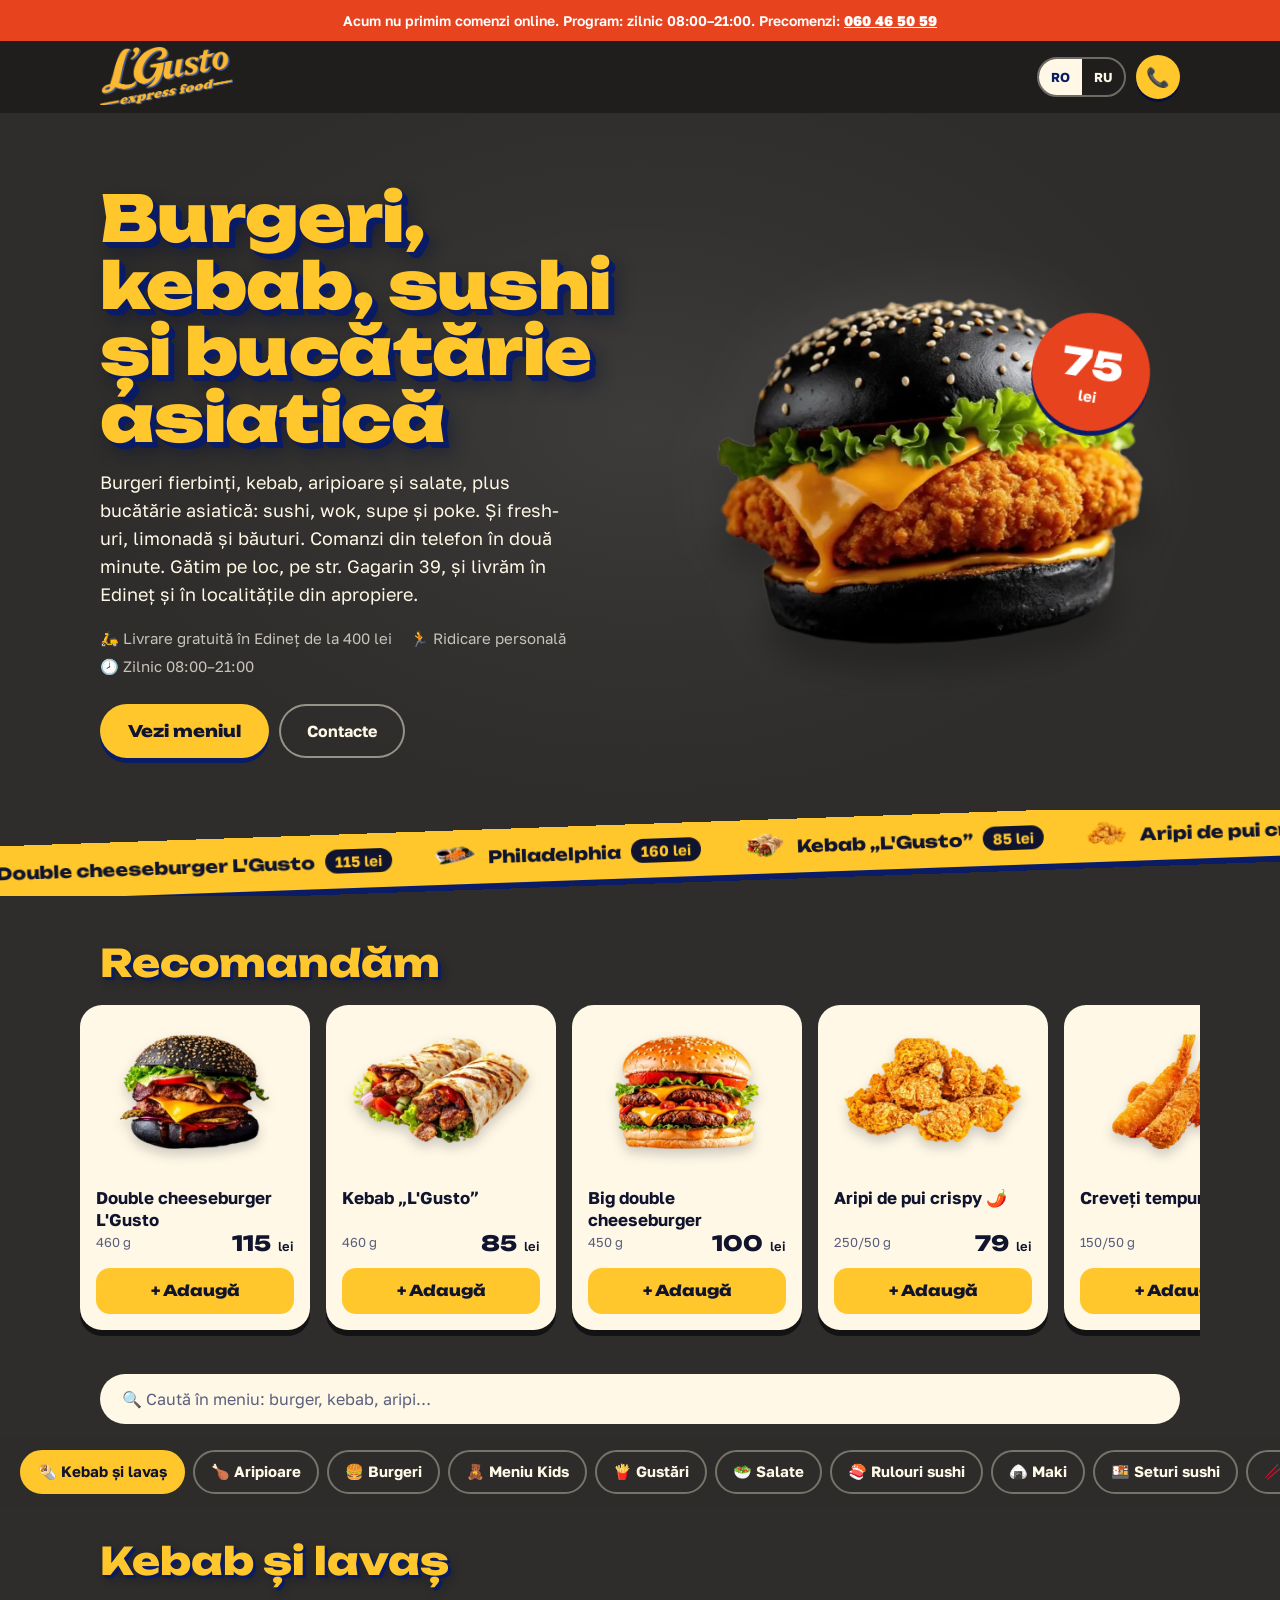
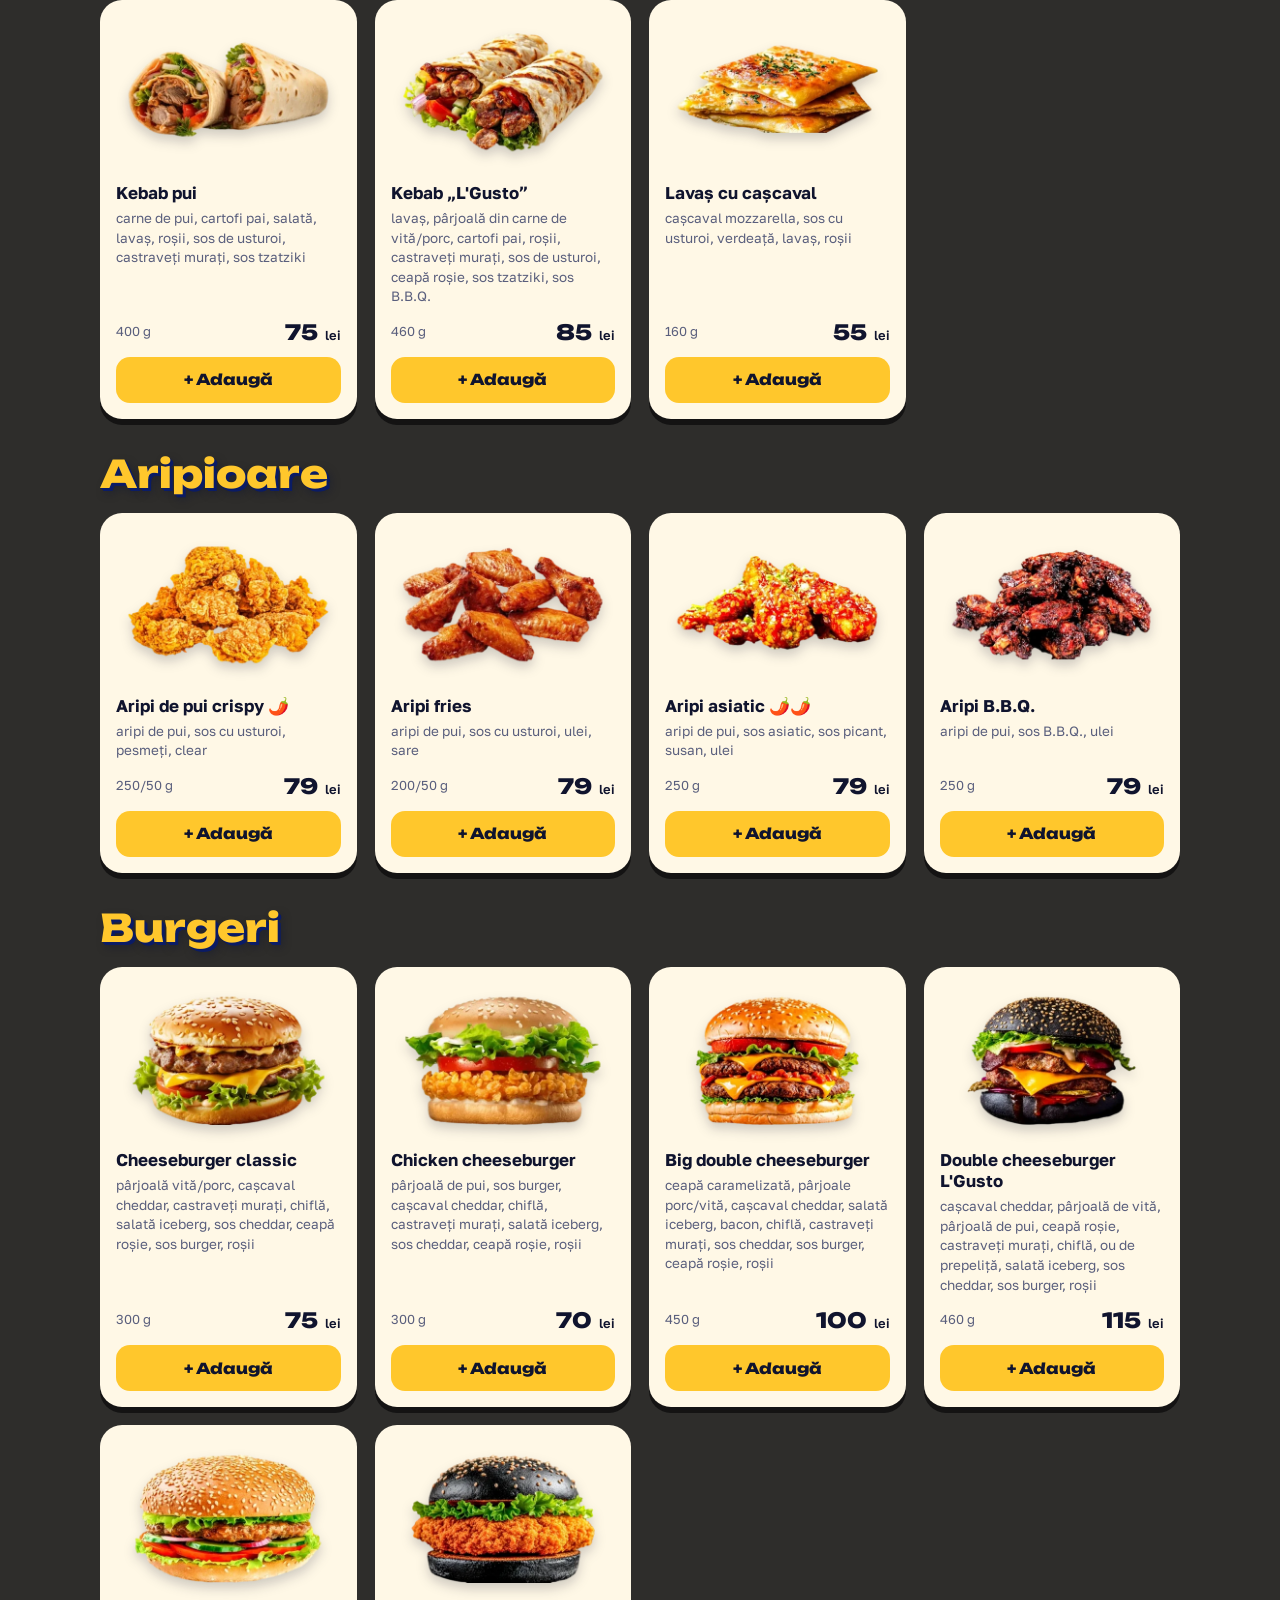
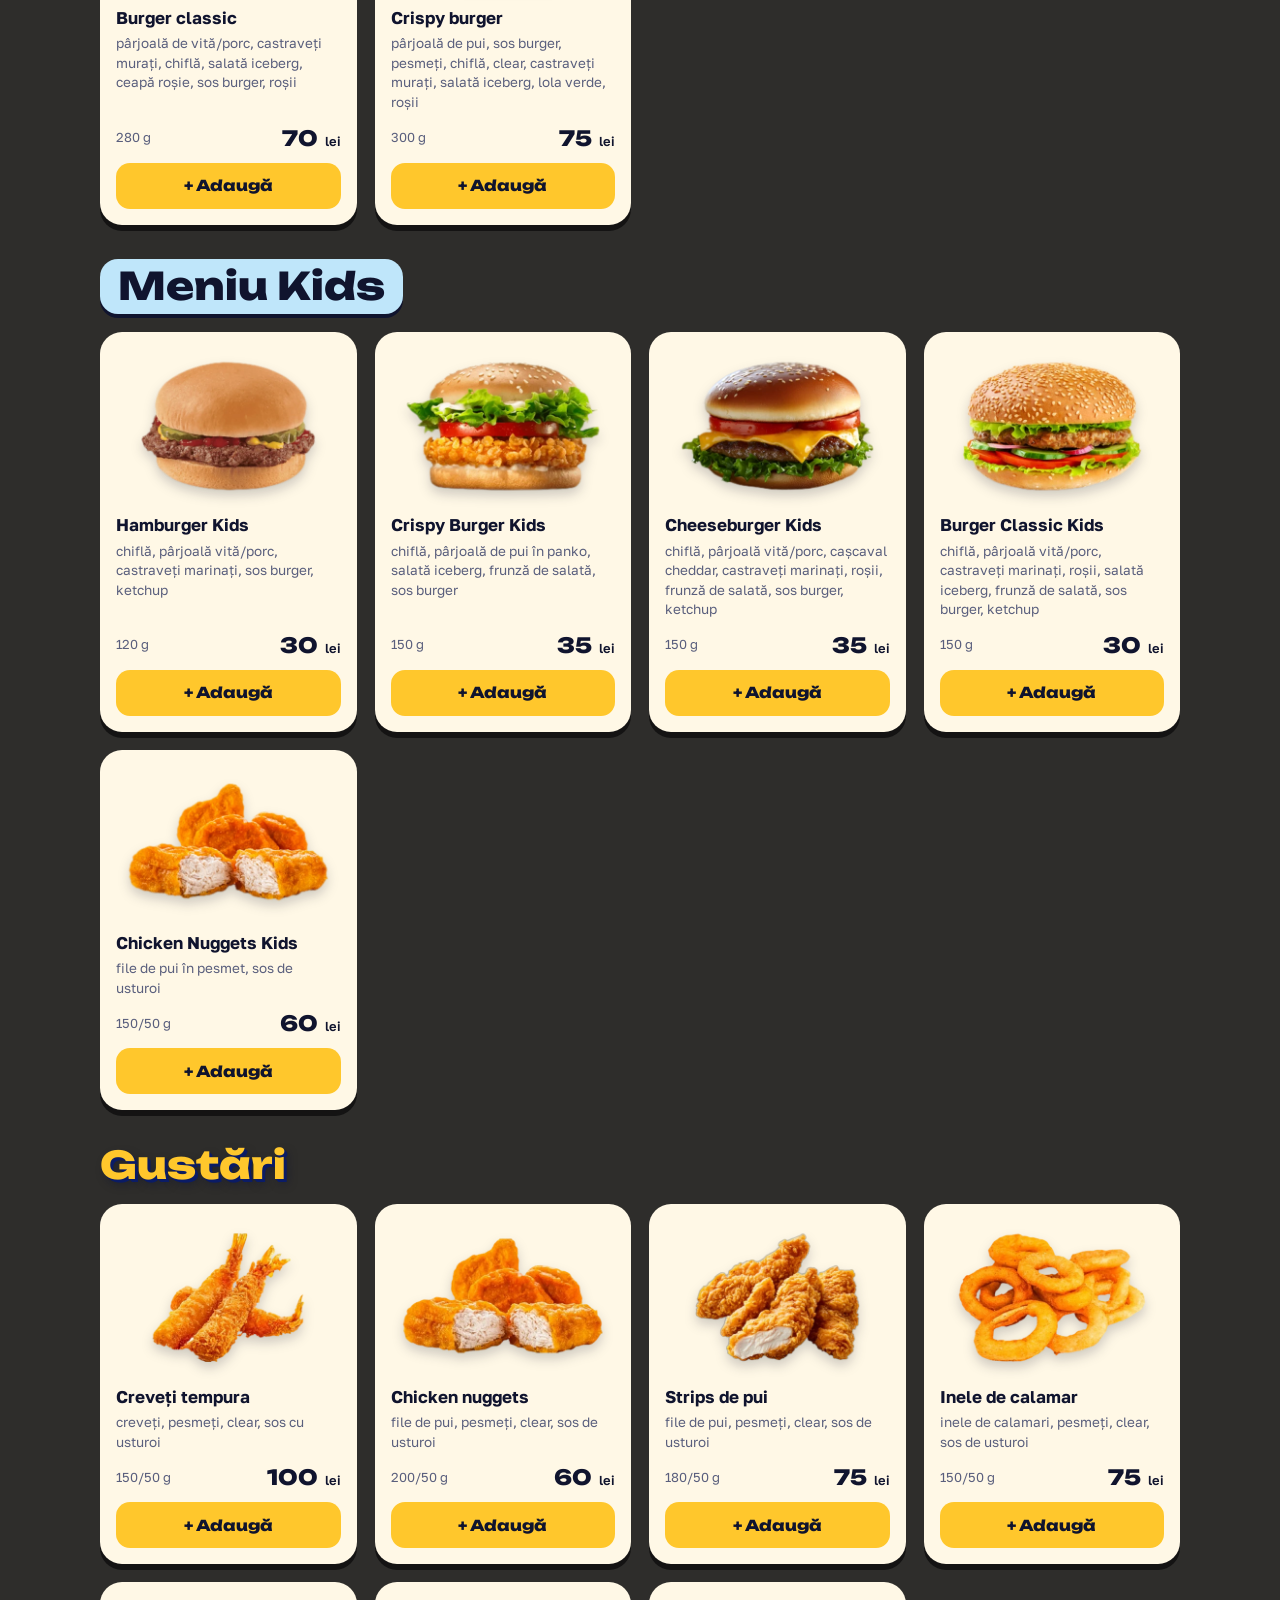
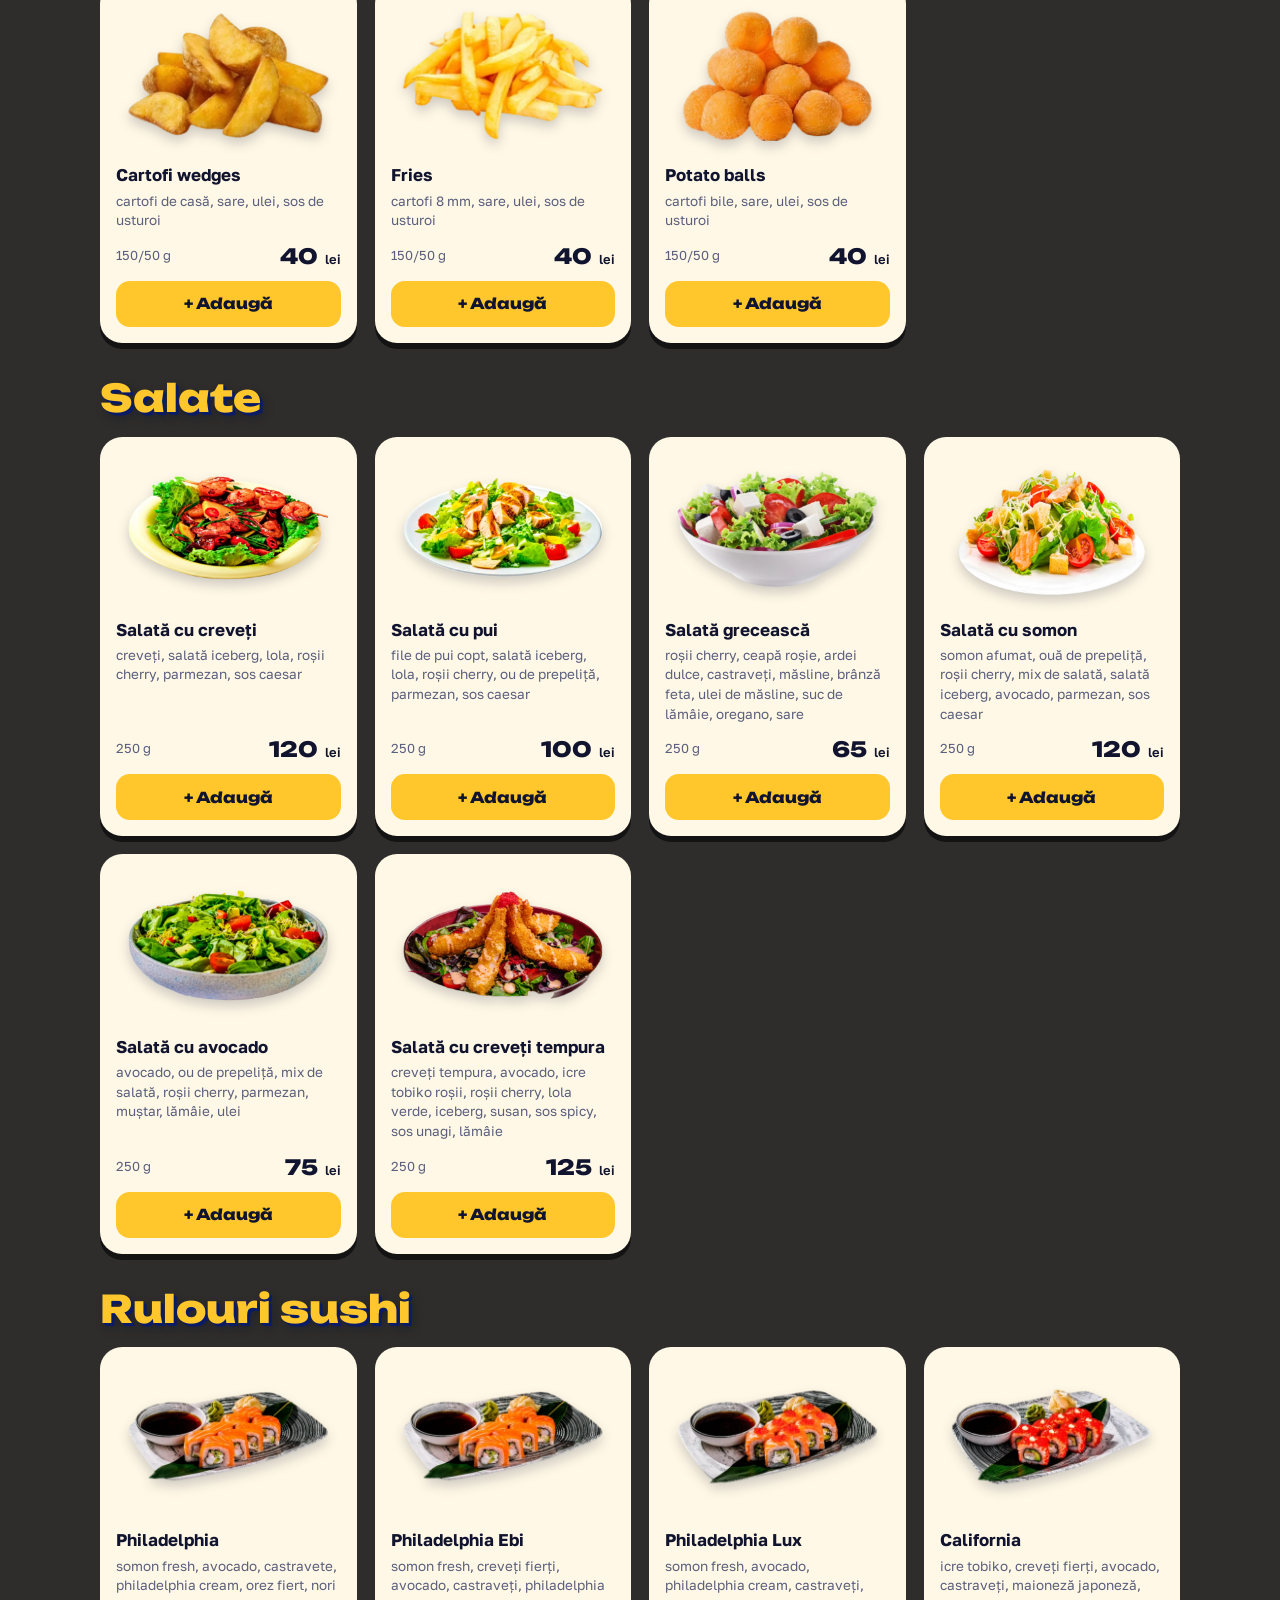
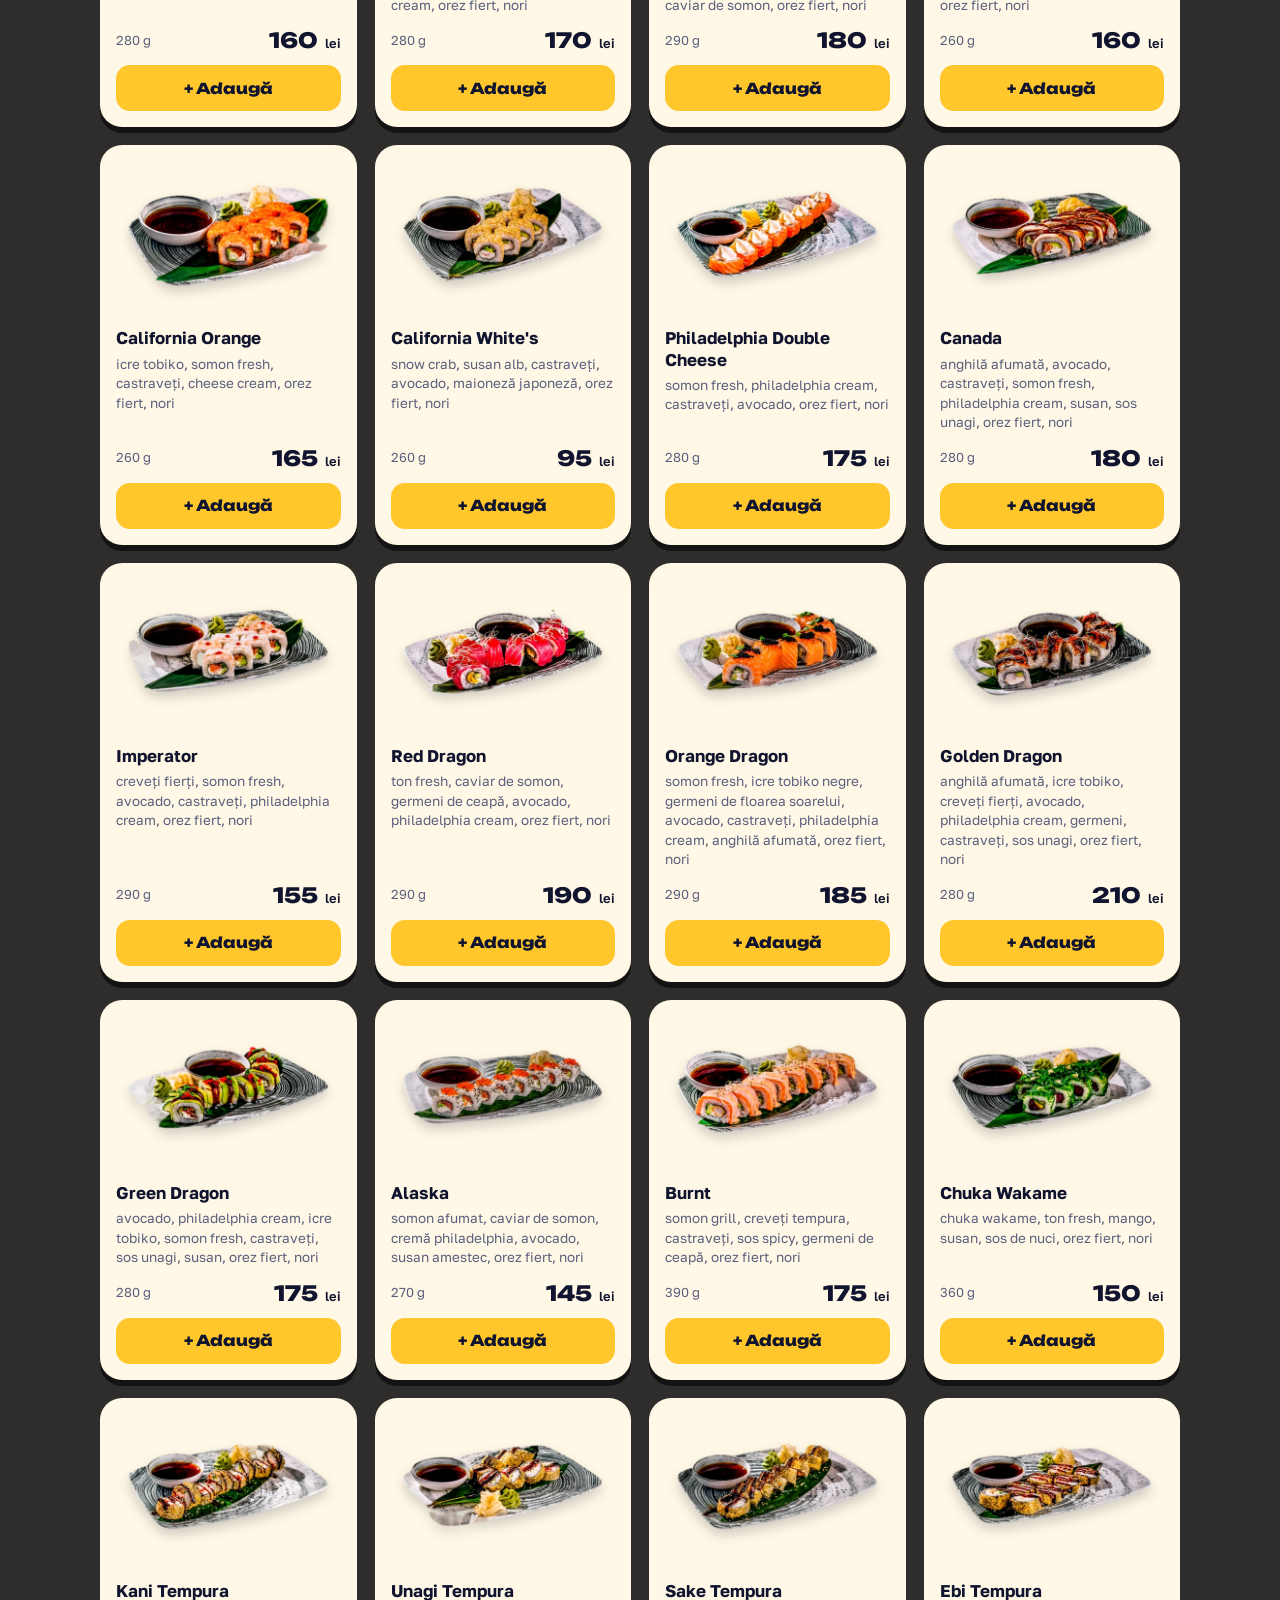
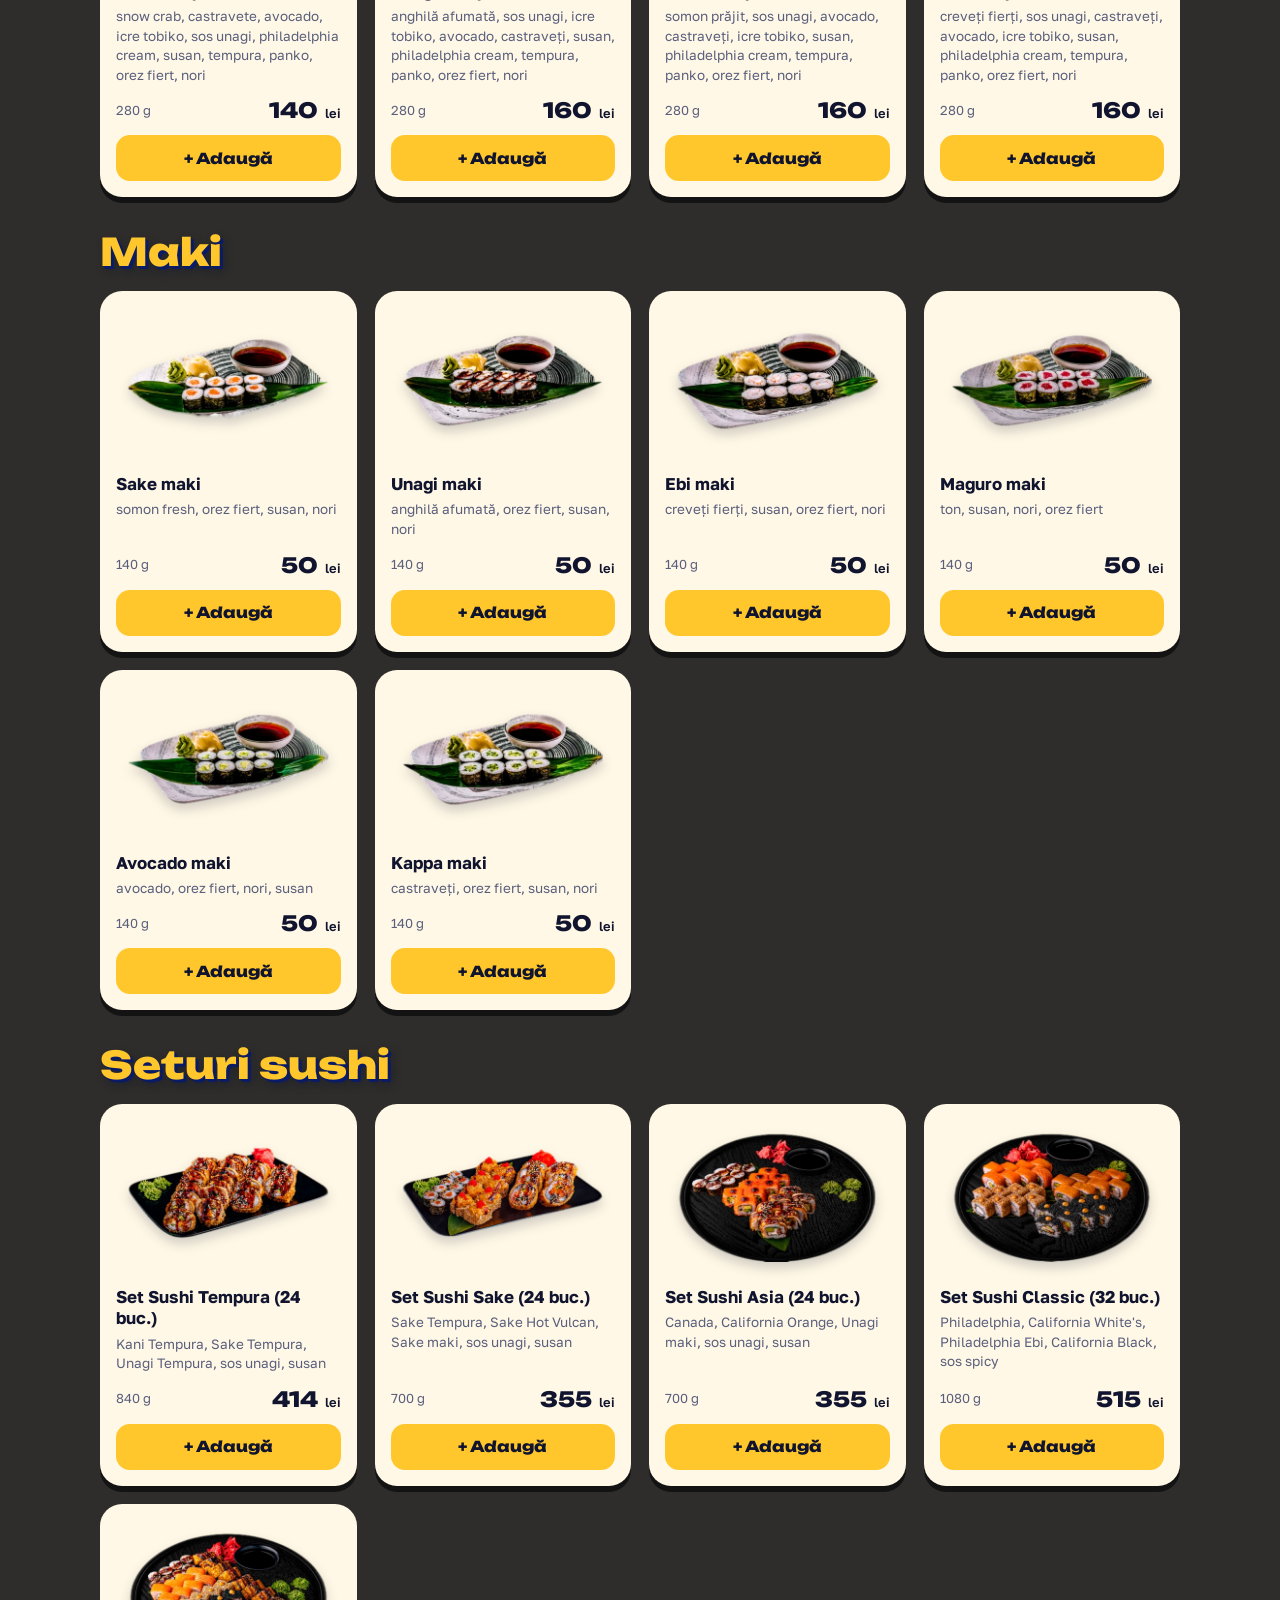
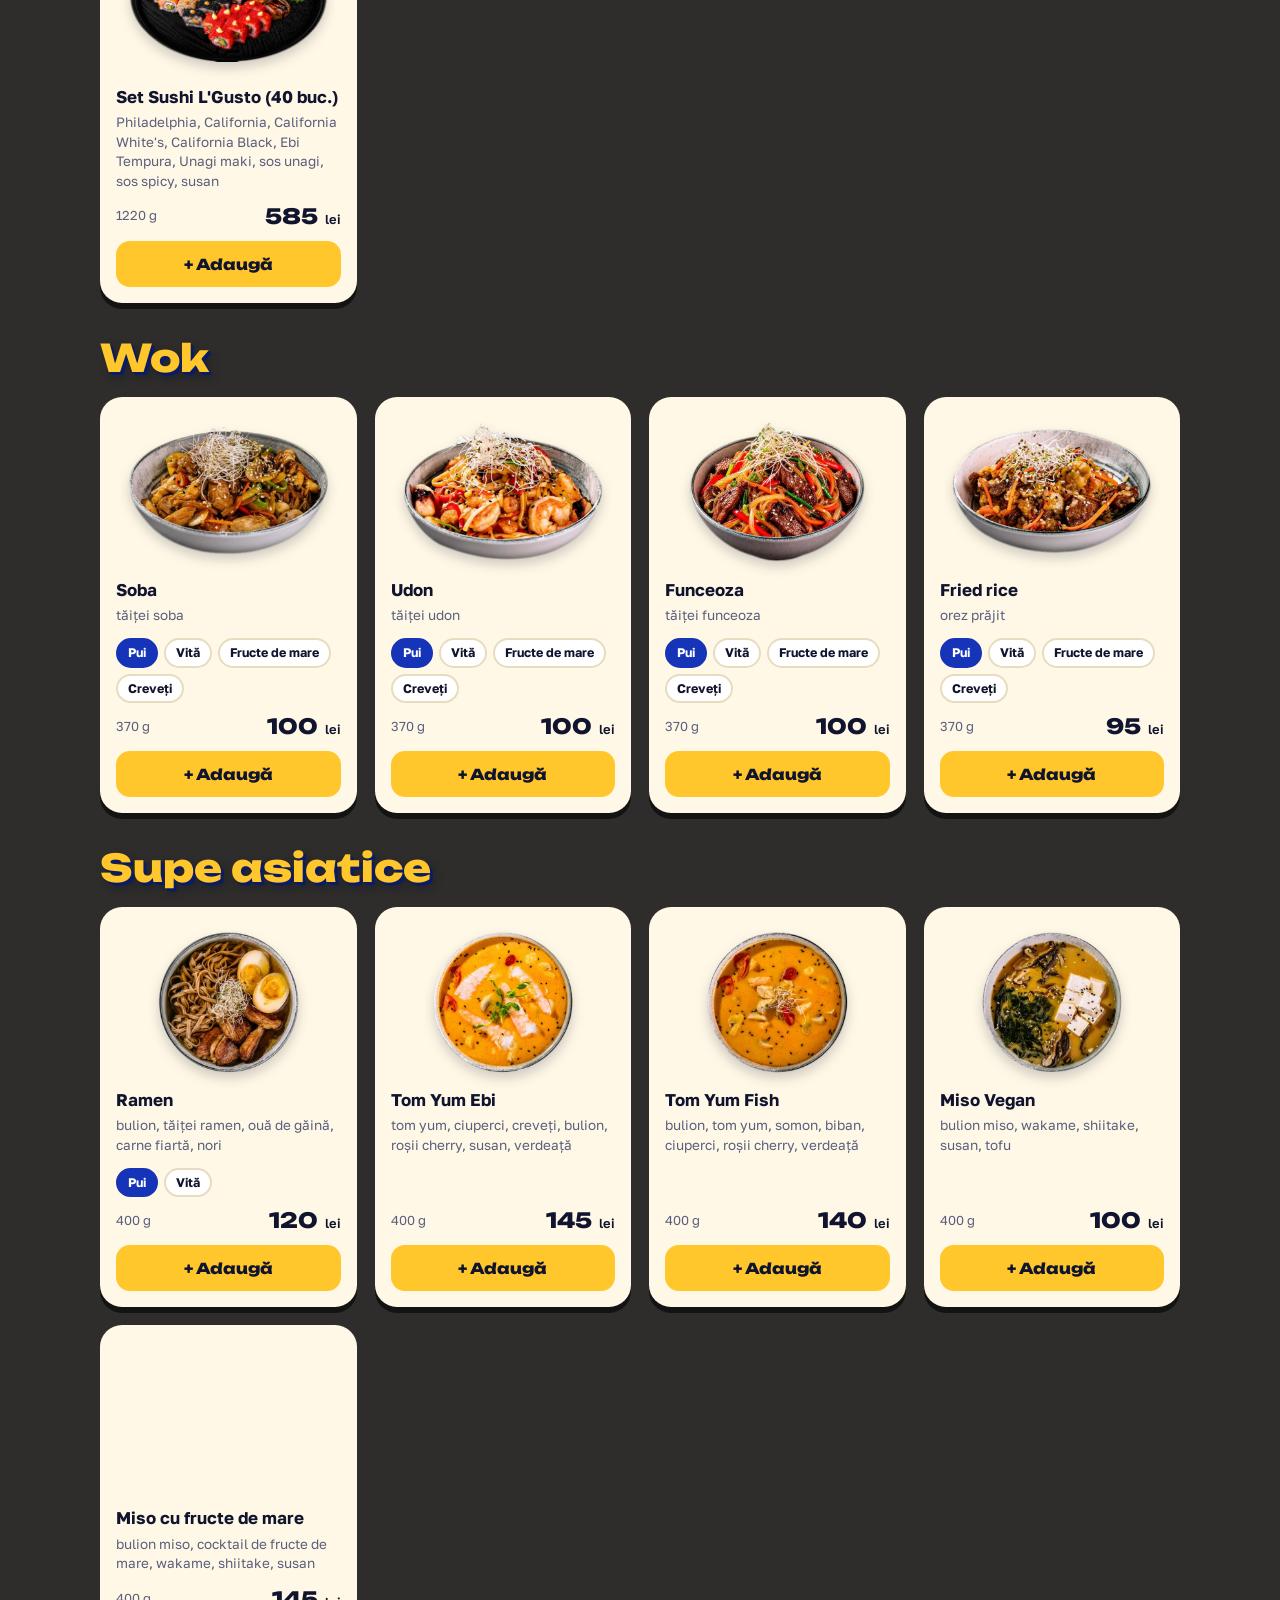
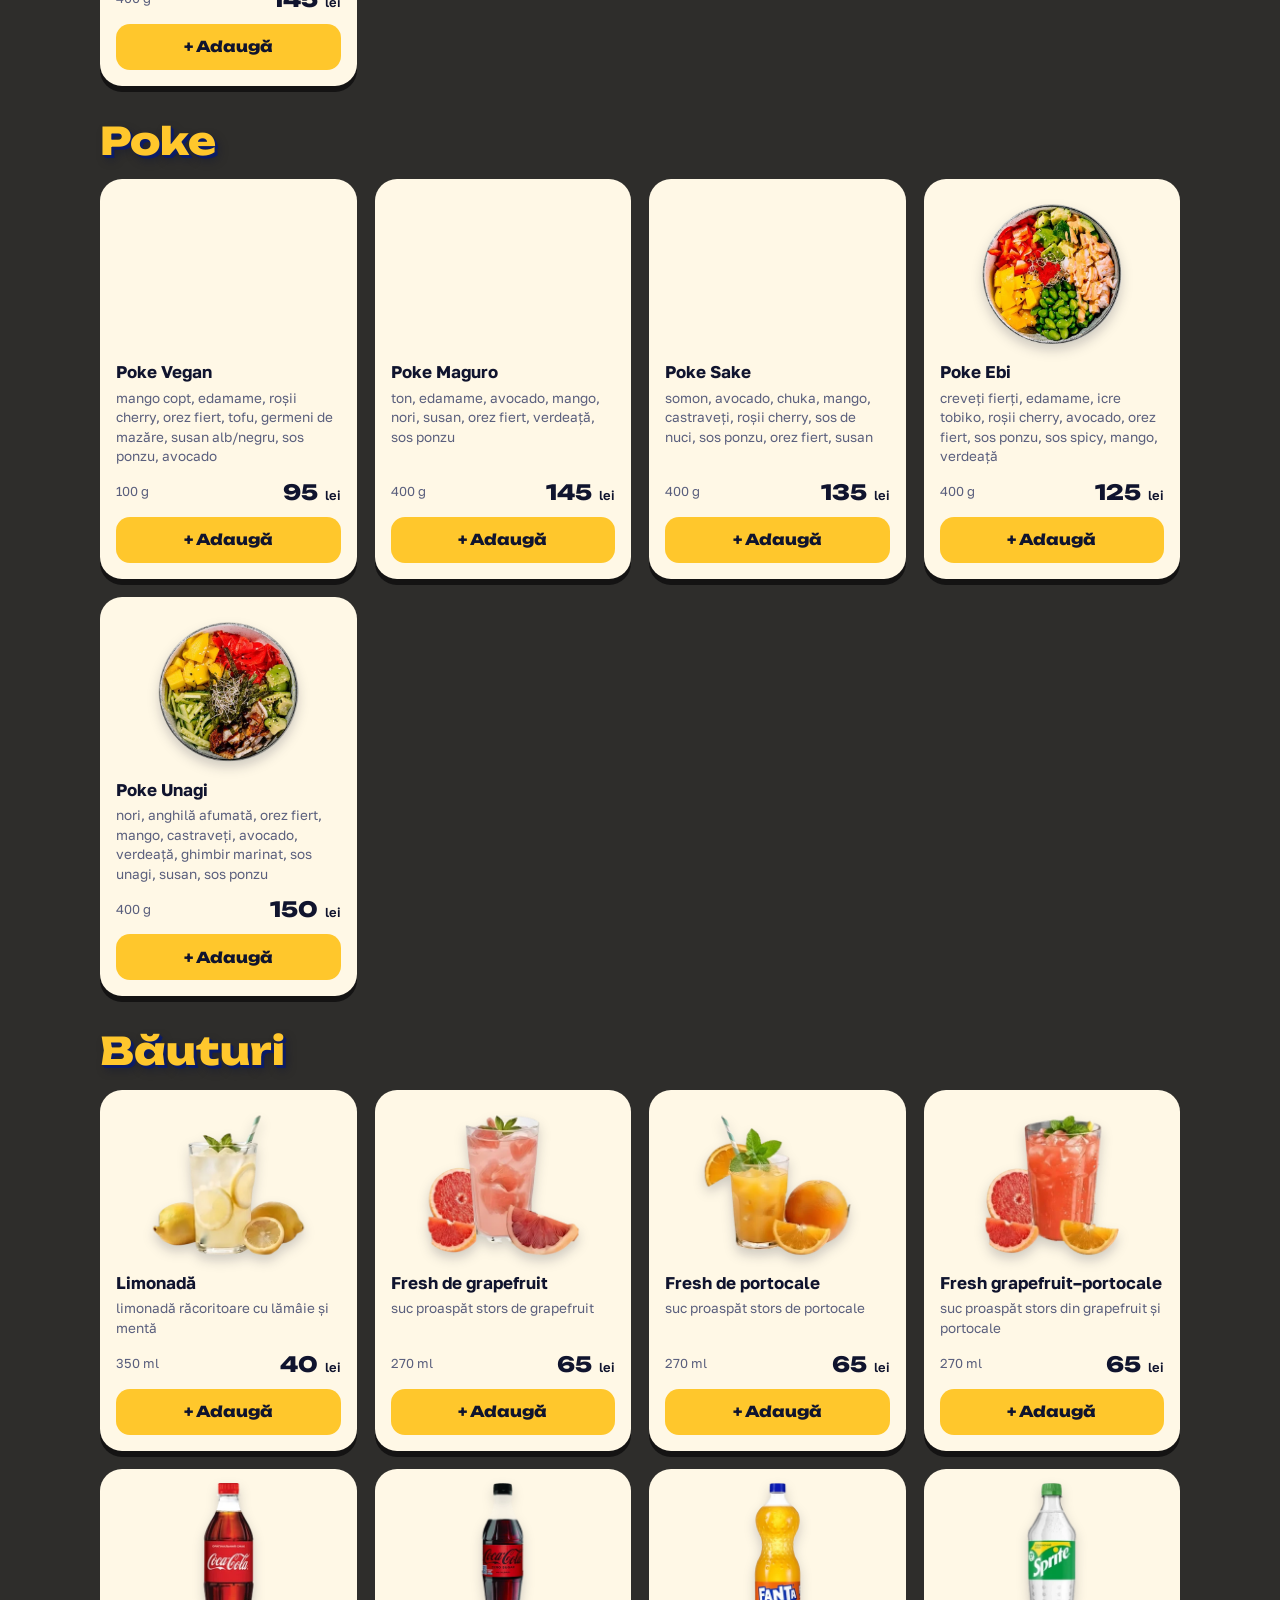
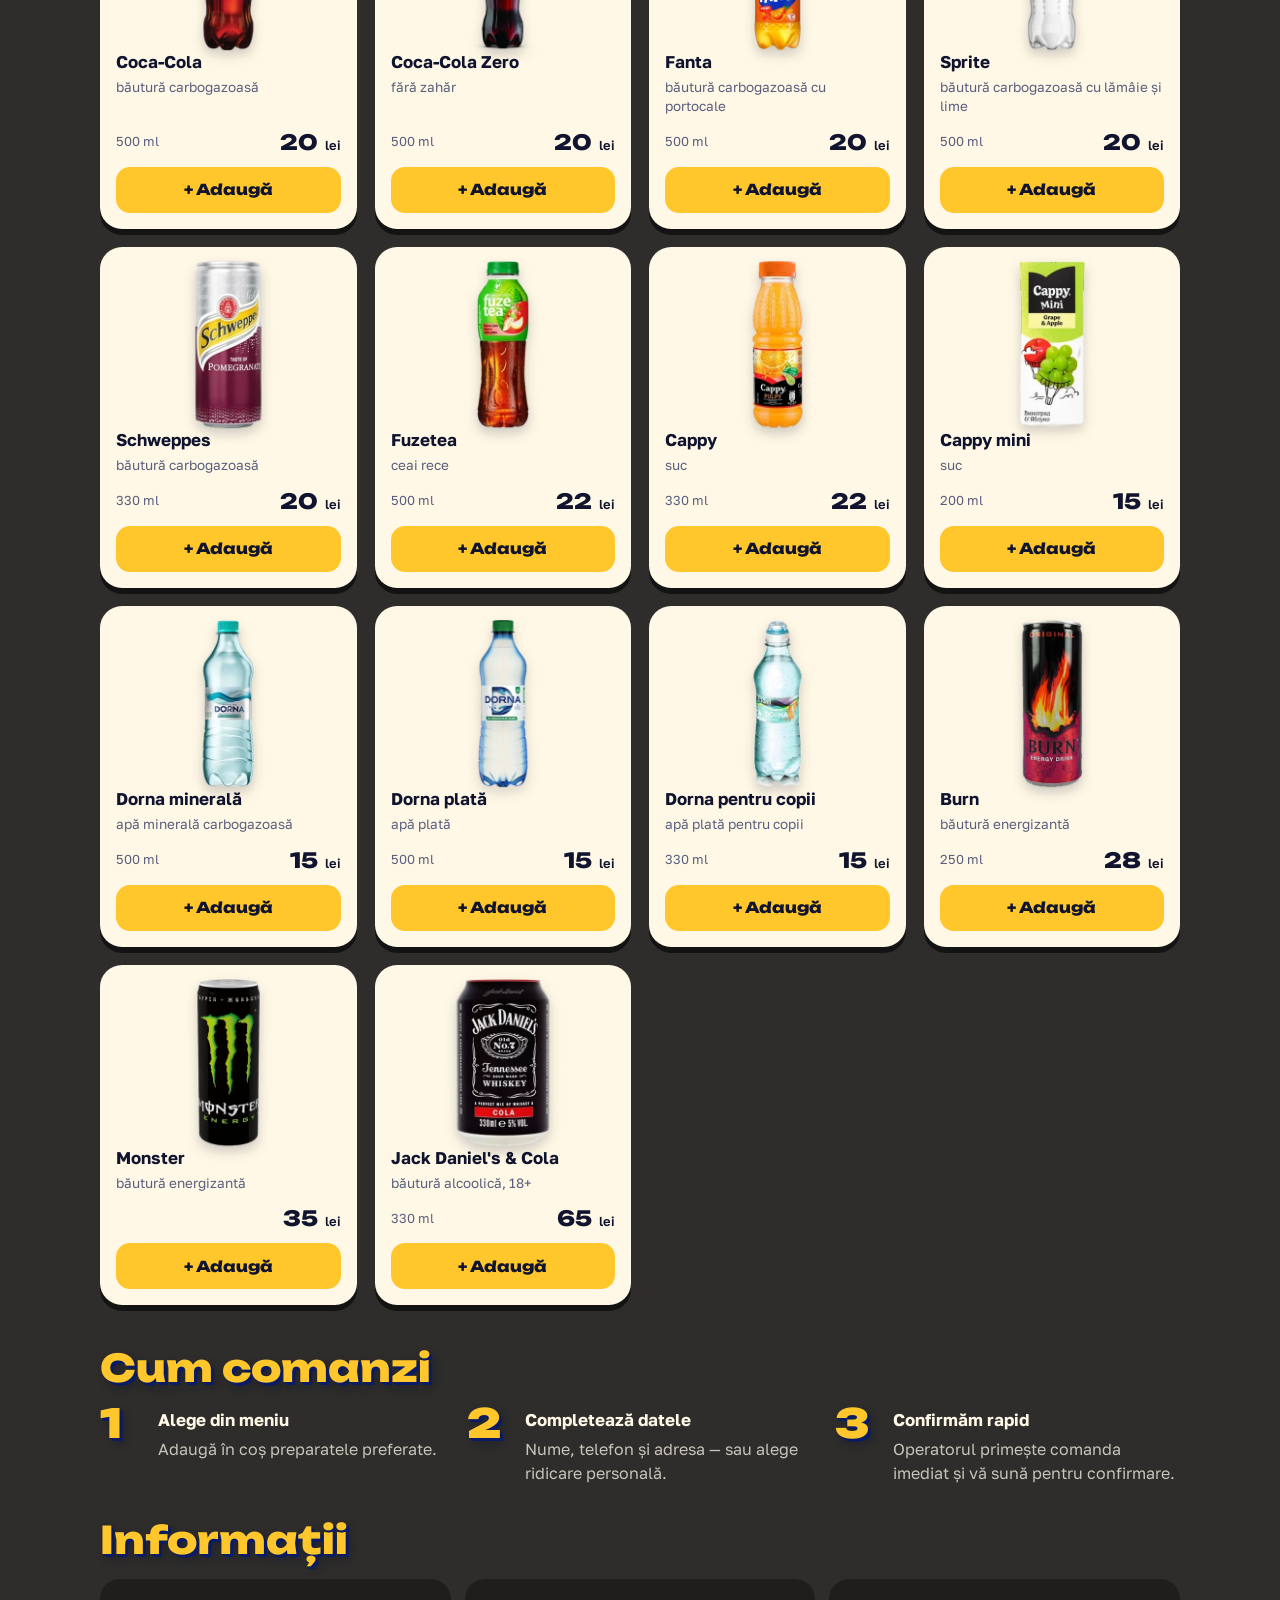
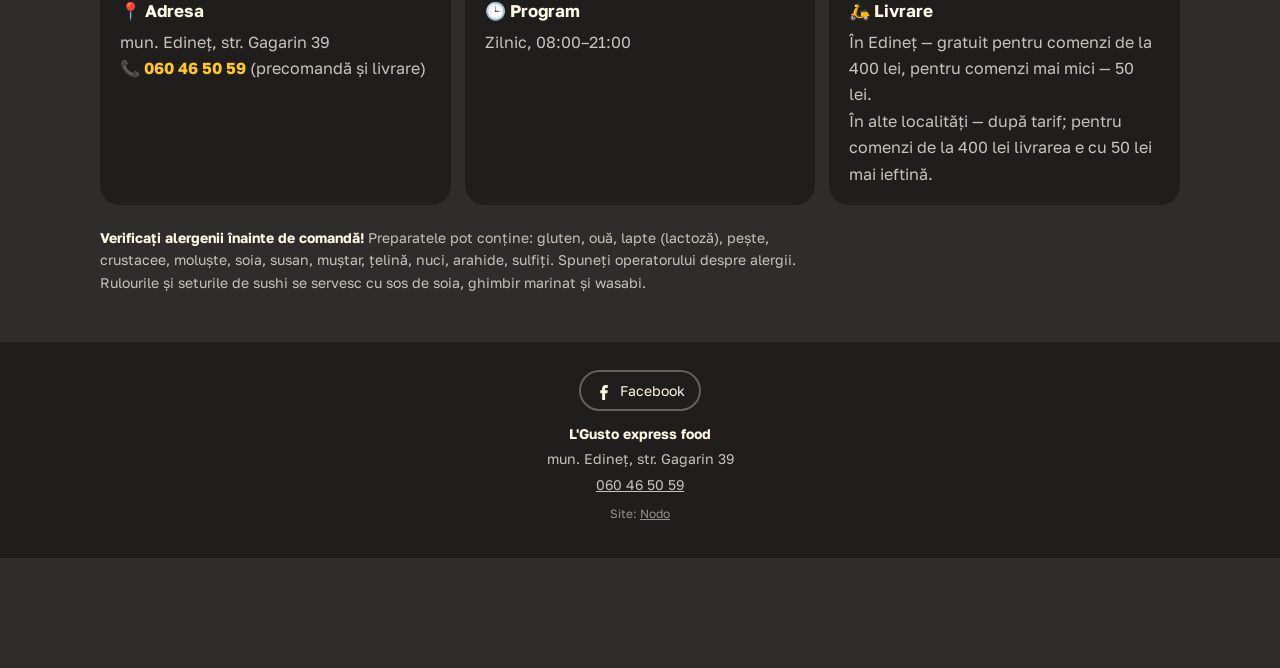
<file: index.html>
<!DOCTYPE html>
<html lang="ro" data-base=""><head>
<meta charset="UTF-8">
<meta name="viewport" content="width=device-width, initial-scale=1, viewport-fit=cover">
<meta name="theme-color" content="#1F1E1D">
<title>L'Gusto Edineț — burgeri, kebab, sushi, wok, livrare</title>
<meta name="description" content="Burgeri, kebab, sushi și bucătărie asiatică în Edineț. Comandă online: livrare în Edineț (gratuită de la 400 lei) și în localitățile din apropiere, zilnic 08:00–21:00. Ridicare personală. Tel. 060 46 50 59.">
<meta name="robots" content="index, follow, max-image-preview:large">
<link rel="canonical" href="https://elgusto.onrender.com/">
<link rel="alternate" hreflang="ro" href="https://elgusto.onrender.com/">
<link rel="alternate" hreflang="ru" href="https://elgusto.onrender.com/ru/">
<link rel="alternate" hreflang="x-default" href="https://elgusto.onrender.com/">
<meta property="og:type" content="website">
<meta property="og:site_name" content="L'Gusto express food">
<meta property="og:title" content="L'Gusto Edineț — burgeri, kebab, sushi, wok, livrare">
<meta property="og:description" content="Burgeri, kebab, sushi și bucătărie asiatică în Edineț. Comandă online: livrare în Edineț (gratuită de la 400 lei) și în localitățile din apropiere, zilnic 08:00–21:00. Ridicare personală. Tel. 060 46 50 59.">
<meta property="og:url" content="https://elgusto.onrender.com/">
<meta property="og:image" content="https://elgusto.onrender.com/img/og.jpg?v=2">
<meta property="og:image:width" content="1200"><meta property="og:image:height" content="630">
<meta property="og:image:alt" content="L'Gusto express food">
<meta property="og:locale" content="ro_MD"><meta property="og:locale:alternate" content="ru_MD">
<meta name="twitter:card" content="summary_large_image">
<meta name="twitter:title" content="L'Gusto Edineț — burgeri, kebab, sushi, wok, livrare">
<meta name="twitter:description" content="Burgeri, kebab, sushi și bucătărie asiatică în Edineț. Comandă online: livrare în Edineț (gratuită de la 400 lei) și în localitățile din apropiere, zilnic 08:00–21:00. Ridicare personală. Tel. 060 46 50 59.">
<meta name="twitter:image" content="https://elgusto.onrender.com/img/og.jpg?v=2">
<link rel="manifest" href="manifest.json">
<link rel="icon" href="icons/icon-192.png">
<link rel="apple-touch-icon" href="icons/apple-touch-icon.png">
<link rel="preload" href="img/logo-new.webp" as="image" type="image/webp">
<link rel="preconnect" href="https://fonts.googleapis.com"><link rel="preconnect" href="https://fonts.gstatic.com" crossorigin="">
<link rel="preload" as="style" href="https://fonts.googleapis.com/css2?family=Golos+Text:wght@400;500;600;700&amp;family=Unbounded:wght@700;800;900&amp;display=swap">
<link href="https://fonts.googleapis.com/css2?family=Golos+Text:wght@400;500;600;700&amp;family=Unbounded:wght@700;800;900&amp;display=swap" rel="stylesheet">
<link rel="stylesheet" href="css/site.css?v=0d92d3bb">
<script type="application/ld+json">{"@context": "https://schema.org", "@type": ["Restaurant", "FastFoodRestaurant"], "@id": "https://elgusto.onrender.com/#restaurant", "name": "L'Gusto", "alternateName": "L'Gusto express food", "url": "https://elgusto.onrender.com/", "inLanguage": "ro", "image": "https://elgusto.onrender.com/img/og.jpg?v=2", "logo": "https://elgusto.onrender.com/icons/icon-512.png", "telephone": "+37360465059", "sameAs": ["https://www.facebook.com/share/1Vk7RXLr7c/"], "priceRange": "15–585 MDL", "currenciesAccepted": "MDL", "servesCuisine": ["Burgers", "Kebab", "Sushi", "Asian", "Fast food"], "acceptsReservations": false, "address": {"@type": "PostalAddress", "streetAddress": "str. Gagarin 39", "addressLocality": "Edineț", "addressRegion": "Edineț", "addressCountry": "MD"}, "areaServed": {"@type": "City", "name": "Edineț"}, "openingHoursSpecification": [{"@type": "OpeningHoursSpecification", "dayOfWeek": ["Monday", "Tuesday", "Wednesday", "Thursday", "Friday", "Saturday", "Sunday"], "opens": "08:00", "closes": "21:00"}], "hasMenu": {"@type": "Menu", "name": "Meniu L'Gusto", "inLanguage": "ro", "hasMenuSection": [{"@type": "MenuSection", "name": "Kebab și lavaș", "hasMenuItem": [{"@type": "MenuItem", "name": "Kebab pui", "offers": {"@type": "Offer", "price": 75, "priceCurrency": "MDL"}, "description": "carne de pui, cartofi pai, salată, lavaș, roșii, sos de usturoi, castraveți murați, sos tzatziki", "image": "https://elgusto.onrender.com/img/kebab-pui.webp?v=3"}, {"@type": "MenuItem", "name": "Kebab „L'Gusto”", "offers": {"@type": "Offer", "price": 85, "priceCurrency": "MDL"}, "description": "lavaș, pârjoală din carne de vită/porc, cartofi pai, roșii, castraveți murați, sos de usturoi, ceapă roșie, sos tzatziki, sos B.B.Q.", "image": "https://elgusto.onrender.com/img/kebab-lgusto.webp?v=3"}, {"@type": "MenuItem", "name": "Lavaș cu cașcaval", "offers": {"@type": "Offer", "price": 55, "priceCurrency": "MDL"}, "description": "cașcaval mozzarella, sos cu usturoi, verdeață, lavaș, roșii", "image": "https://elgusto.onrender.com/img/lavas-cascaval.webp?v=3"}]}, {"@type": "MenuSection", "name": "Aripioare", "hasMenuItem": [{"@type": "MenuItem", "name": "Aripi de pui crispy 🌶️", "offers": {"@type": "Offer", "price": 79, "priceCurrency": "MDL"}, "description": "aripi de pui, sos cu usturoi, pesmeți, clear", "image": "https://elgusto.onrender.com/img/aripi-crispy.webp?v=3"}, {"@type": "MenuItem", "name": "Aripi fries", "offers": {"@type": "Offer", "price": 79, "priceCurrency": "MDL"}, "description": "aripi de pui, sos cu usturoi, ulei, sare", "image": "https://elgusto.onrender.com/img/aripi-fries.webp?v=3"}, {"@type": "MenuItem", "name": "Aripi asiatic 🌶️🌶️", "offers": {"@type": "Offer", "price": 79, "priceCurrency": "MDL"}, "description": "aripi de pui, sos asiatic, sos picant, susan, ulei", "image": "https://elgusto.onrender.com/img/aripi-asiatic.webp?v=3"}, {"@type": "MenuItem", "name": "Aripi B.B.Q.", "offers": {"@type": "Offer", "price": 79, "priceCurrency": "MDL"}, "description": "aripi de pui, sos B.B.Q., ulei", "image": "https://elgusto.onrender.com/img/aripi-bbq.webp?v=3"}]}, {"@type": "MenuSection", "name": "Burgeri", "hasMenuItem": [{"@type": "MenuItem", "name": "Cheeseburger classic", "offers": {"@type": "Offer", "price": 75, "priceCurrency": "MDL"}, "description": "pârjoală vită/porc, cașcaval cheddar, castraveți murați, chiflă, salată iceberg, sos cheddar, ceapă roșie, sos burger, roșii", "image": "https://elgusto.onrender.com/img/cheeseburger-classic.webp?v=3"}, {"@type": "MenuItem", "name": "Chicken cheeseburger", "offers": {"@type": "Offer", "price": 70, "priceCurrency": "MDL"}, "description": "pârjoală de pui, sos burger, cașcaval cheddar, chiflă, castraveți murați, salată iceberg, sos cheddar, ceapă roșie, roșii", "image": "https://elgusto.onrender.com/img/chicken-cheeseburger.webp?v=3"}, {"@type": "MenuItem", "name": "Big double cheeseburger", "offers": {"@type": "Offer", "price": 100, "priceCurrency": "MDL"}, "description": "ceapă caramelizată, pârjoale porc/vită, cașcaval cheddar, salată iceberg, bacon, chiflă, castraveți murați, sos cheddar, sos burger, ceapă roșie, roșii", "image": "https://elgusto.onrender.com/img/big-double-cheeseburger.webp?v=3"}, {"@type": "MenuItem", "name": "Double cheeseburger L'Gusto", "offers": {"@type": "Offer", "price": 115, "priceCurrency": "MDL"}, "description": "cașcaval cheddar, pârjoală de vită, pârjoală de pui, ceapă roșie, castraveți murați, chiflă, ou de prepeliță, salată iceberg, sos cheddar, sos burger, roșii", "image": "https://elgusto.onrender.com/img/double-cheeseburger-lgusto.webp?v=3"}, {"@type": "MenuItem", "name": "Burger classic", "offers": {"@type": "Offer", "price": 70, "priceCurrency": "MDL"}, "description": "pârjoală de vită/porc, castraveți murați, chiflă, salată iceberg, ceapă roșie, sos burger, roșii", "image": "https://elgusto.onrender.com/img/burger-classic.webp?v=3"}, {"@type": "MenuItem", "name": "Crispy burger", "offers": {"@type": "Offer", "price": 75, "priceCurrency": "MDL"}, "description": "pârjoală de pui, sos burger, pesmeți, chiflă, clear, castraveți murați, salată iceberg, lola verde, roșii", "image": "https://elgusto.onrender.com/img/crispy-burger.webp?v=3"}]}, {"@type": "MenuSection", "name": "Meniu Kids", "hasMenuItem": [{"@type": "MenuItem", "name": "Hamburger Kids", "offers": {"@type": "Offer", "price": 30, "priceCurrency": "MDL"}, "description": "chiflă, pârjoală vită/porc, castraveți marinați, sos burger, ketchup", "image": "https://elgusto.onrender.com/img/kids-hamburger.webp?v=1"}, {"@type": "MenuItem", "name": "Crispy Burger Kids", "offers": {"@type": "Offer", "price": 35, "priceCurrency": "MDL"}, "description": "chiflă, pârjoală de pui în panko, salată iceberg, frunză de salată, sos burger", "image": "https://elgusto.onrender.com/img/kids-crispy.webp?v=1"}, {"@type": "MenuItem", "name": "Cheeseburger Kids", "offers": {"@type": "Offer", "price": 35, "priceCurrency": "MDL"}, "description": "chiflă, pârjoală vită/porc, cașcaval cheddar, castraveți marinați, roșii, frunză de salată, sos burger, ketchup", "image": "https://elgusto.onrender.com/img/kids-cheeseburger.webp?v=1"}, {"@type": "MenuItem", "name": "Burger Classic Kids", "offers": {"@type": "Offer", "price": 30, "priceCurrency": "MDL"}, "description": "chiflă, pârjoală vită/porc, castraveți marinați, roșii, salată iceberg, frunză de salată, sos burger, ketchup", "image": "https://elgusto.onrender.com/img/kids-burger-classic.webp?v=1"}, {"@type": "MenuItem", "name": "Chicken Nuggets Kids", "offers": {"@type": "Offer", "price": 60, "priceCurrency": "MDL"}, "description": "file de pui în pesmet, sos de usturoi", "image": "https://elgusto.onrender.com/img/kids-nuggets.webp?v=1"}]}, {"@type": "MenuSection", "name": "Gustări", "hasMenuItem": [{"@type": "MenuItem", "name": "Creveți tempura", "offers": {"@type": "Offer", "price": 100, "priceCurrency": "MDL"}, "description": "creveți, pesmeți, clear, sos cu usturoi", "image": "https://elgusto.onrender.com/img/creveti-tempura.webp?v=3"}, {"@type": "MenuItem", "name": "Chicken nuggets", "offers": {"@type": "Offer", "price": 60, "priceCurrency": "MDL"}, "description": "file de pui, pesmeți, clear, sos de usturoi", "image": "https://elgusto.onrender.com/img/chicken-nuggets.webp?v=3"}, {"@type": "MenuItem", "name": "Strips de pui", "offers": {"@type": "Offer", "price": 75, "priceCurrency": "MDL"}, "description": "file de pui, pesmeți, clear, sos de usturoi", "image": "https://elgusto.onrender.com/img/strips-pui.webp?v=1"}, {"@type": "MenuItem", "name": "Inele de calamar", "offers": {"@type": "Offer", "price": 75, "priceCurrency": "MDL"}, "description": "inele de calamari, pesmeți, clear, sos de usturoi", "image": "https://elgusto.onrender.com/img/inele-calamar.webp?v=3"}, {"@type": "MenuItem", "name": "Cartofi wedges", "offers": {"@type": "Offer", "price": 40, "priceCurrency": "MDL"}, "description": "cartofi de casă, sare, ulei, sos de usturoi", "image": "https://elgusto.onrender.com/img/cartofi-wedges.webp?v=3"}, {"@type": "MenuItem", "name": "Fries", "offers": {"@type": "Offer", "price": 40, "priceCurrency": "MDL"}, "description": "cartofi 8 mm, sare, ulei, sos de usturoi", "image": "https://elgusto.onrender.com/img/fries.webp?v=3"}, {"@type": "MenuItem", "name": "Potato balls", "offers": {"@type": "Offer", "price": 40, "priceCurrency": "MDL"}, "description": "cartofi bile, sare, ulei, sos de usturoi", "image": "https://elgusto.onrender.com/img/potato-balls.webp?v=3"}]}, {"@type": "MenuSection", "name": "Salate", "hasMenuItem": [{"@type": "MenuItem", "name": "Salată cu creveți", "offers": {"@type": "Offer", "price": 120, "priceCurrency": "MDL"}, "description": "creveți, salată iceberg, lola, roșii cherry, parmezan, sos caesar", "image": "https://elgusto.onrender.com/img/salata-creveti.webp?v=7"}, {"@type": "MenuItem", "name": "Salată cu pui", "offers": {"@type": "Offer", "price": 100, "priceCurrency": "MDL"}, "description": "file de pui copt, salată iceberg, lola, roșii cherry, ou de prepeliță, parmezan, sos caesar", "image": "https://elgusto.onrender.com/img/salata-pui.webp?v=7"}, {"@type": "MenuItem", "name": "Salată grecească", "offers": {"@type": "Offer", "price": 65, "priceCurrency": "MDL"}, "description": "roșii cherry, ceapă roșie, ardei dulce, castraveți, măsline, brânză feta, ulei de măsline, suc de lămâie, oregano, sare", "image": "https://elgusto.onrender.com/img/salata-greceasca.webp?v=7"}, {"@type": "MenuItem", "name": "Salată cu somon", "offers": {"@type": "Offer", "price": 120, "priceCurrency": "MDL"}, "description": "somon afumat, ouă de prepeliță, roșii cherry, mix de salată, salată iceberg, avocado, parmezan, sos caesar", "image": "https://elgusto.onrender.com/img/salata-somon.webp?v=7"}, {"@type": "MenuItem", "name": "Salată cu avocado", "offers": {"@type": "Offer", "price": 75, "priceCurrency": "MDL"}, "description": "avocado, ou de prepeliță, mix de salată, roșii cherry, parmezan, muștar, lămâie, ulei", "image": "https://elgusto.onrender.com/img/salata-avocado.webp?v=7"}, {"@type": "MenuItem", "name": "Salată cu creveți tempura", "offers": {"@type": "Offer", "price": 125, "priceCurrency": "MDL"}, "description": "creveți tempura, avocado, icre tobiko roșii, roșii cherry, lola verde, iceberg, susan, sos spicy, sos unagi, lămâie", "image": "https://elgusto.onrender.com/img/salata-creveti-tempura.webp?v=7"}]}, {"@type": "MenuSection", "name": "Rulouri sushi", "hasMenuItem": [{"@type": "MenuItem", "name": "Philadelphia", "offers": {"@type": "Offer", "price": 160, "priceCurrency": "MDL"}, "description": "somon fresh, avocado, castravete, philadelphia cream, orez fiert, nori", "image": "https://elgusto.onrender.com/img/sushi-philadelphia.webp?v=3"}, {"@type": "MenuItem", "name": "Philadelphia Ebi", "offers": {"@type": "Offer", "price": 170, "priceCurrency": "MDL"}, "description": "somon fresh, creveți fierți, avocado, castraveți, philadelphia cream, orez fiert, nori", "image": "https://elgusto.onrender.com/img/sushi-philadelphia-ebi.webp?v=3"}, {"@type": "MenuItem", "name": "Philadelphia Lux", "offers": {"@type": "Offer", "price": 180, "priceCurrency": "MDL"}, "description": "somon fresh, avocado, philadelphia cream, castraveți, caviar de somon, orez fiert, nori", "image": "https://elgusto.onrender.com/img/sushi-philadelphia-lux.webp?v=3"}, {"@type": "MenuItem", "name": "California", "offers": {"@type": "Offer", "price": 160, "priceCurrency": "MDL"}, "description": "icre tobiko, creveți fierți, avocado, castraveți, maioneză japoneză, orez fiert, nori", "image": "https://elgusto.onrender.com/img/sushi-california.webp?v=3"}, {"@type": "MenuItem", "name": "California Orange", "offers": {"@type": "Offer", "price": 165, "priceCurrency": "MDL"}, "description": "icre tobiko, somon fresh, castraveți, cheese cream, orez fiert, nori", "image": "https://elgusto.onrender.com/img/sushi-california-orange.webp?v=3"}, {"@type": "MenuItem", "name": "California White's", "offers": {"@type": "Offer", "price": 95, "priceCurrency": "MDL"}, "description": "snow crab, susan alb, castraveți, avocado, maioneză japoneză, orez fiert, nori", "image": "https://elgusto.onrender.com/img/sushi-california-whites.webp?v=3"}, {"@type": "MenuItem", "name": "Philadelphia Double Cheese", "offers": {"@type": "Offer", "price": 175, "priceCurrency": "MDL"}, "description": "somon fresh, philadelphia cream, castraveți, avocado, orez fiert, nori", "image": "https://elgusto.onrender.com/img/sushi-philadelphia-double-cheese.webp?v=3"}, {"@type": "MenuItem", "name": "Canada", "offers": {"@type": "Offer", "price": 180, "priceCurrency": "MDL"}, "description": "anghilă afumată, avocado, castraveți, somon fresh, philadelphia cream, susan, sos unagi, orez fiert, nori", "image": "https://elgusto.onrender.com/img/sushi-canada.webp?v=3"}, {"@type": "MenuItem", "name": "Imperator", "offers": {"@type": "Offer", "price": 155, "priceCurrency": "MDL"}, "description": "creveți fierți, somon fresh, avocado, castraveți, philadelphia cream, orez fiert, nori", "image": "https://elgusto.onrender.com/img/sushi-imperator.webp?v=3"}, {"@type": "MenuItem", "name": "Red Dragon", "offers": {"@type": "Offer", "price": 190, "priceCurrency": "MDL"}, "description": "ton fresh, caviar de somon, germeni de ceapă, avocado, philadelphia cream, orez fiert, nori", "image": "https://elgusto.onrender.com/img/sushi-red-dragon.webp?v=3"}, {"@type": "MenuItem", "name": "Orange Dragon", "offers": {"@type": "Offer", "price": 185, "priceCurrency": "MDL"}, "description": "somon fresh, icre tobiko negre, germeni de floarea soarelui, avocado, castraveți, philadelphia cream, anghilă afumată, orez fiert, nori", "image": "https://elgusto.onrender.com/img/sushi-orange-dragon.webp?v=3"}, {"@type": "MenuItem", "name": "Golden Dragon", "offers": {"@type": "Offer", "price": 210, "priceCurrency": "MDL"}, "description": "anghilă afumată, icre tobiko, creveți fierți, avocado, philadelphia cream, germeni, castraveți, sos unagi, orez fiert, nori", "image": "https://elgusto.onrender.com/img/sushi-golden-dragon.webp?v=3"}, {"@type": "MenuItem", "name": "Green Dragon", "offers": {"@type": "Offer", "price": 175, "priceCurrency": "MDL"}, "description": "avocado, philadelphia cream, icre tobiko, somon fresh, castraveți, sos unagi, susan, orez fiert, nori", "image": "https://elgusto.onrender.com/img/sushi-green-dragon.webp?v=3"}, {"@type": "MenuItem", "name": "Alaska", "offers": {"@type": "Offer", "price": 145, "priceCurrency": "MDL"}, "description": "somon afumat, caviar de somon, cremă philadelphia, avocado, susan amestec, orez fiert, nori", "image": "https://elgusto.onrender.com/img/sushi-alaska.webp?v=3"}, {"@type": "MenuItem", "name": "Burnt", "offers": {"@type": "Offer", "price": 175, "priceCurrency": "MDL"}, "description": "somon grill, creveți tempura, castraveți, sos spicy, germeni de ceapă, orez fiert, nori", "image": "https://elgusto.onrender.com/img/sushi-burnt.webp?v=3"}, {"@type": "MenuItem", "name": "Chuka Wakame", "offers": {"@type": "Offer", "price": 150, "priceCurrency": "MDL"}, "description": "chuka wakame, ton fresh, mango, susan, sos de nuci, orez fiert, nori", "image": "https://elgusto.onrender.com/img/sushi-chuka-wakame.webp?v=3"}, {"@type": "MenuItem", "name": "Kani Tempura", "offers": {"@type": "Offer", "price": 140, "priceCurrency": "MDL"}, "description": "snow crab, castravete, avocado, icre tobiko, sos unagi, philadelphia cream, susan, tempura, panko, orez fiert, nori", "image": "https://elgusto.onrender.com/img/sushi-kani-tempura.webp?v=3"}, {"@type": "MenuItem", "name": "Unagi Tempura", "offers": {"@type": "Offer", "price": 160, "priceCurrency": "MDL"}, "description": "anghilă afumată, sos unagi, icre tobiko, avocado, castraveți, susan, philadelphia cream, tempura, panko, orez fiert, nori", "image": "https://elgusto.onrender.com/img/sushi-unagi-tempura.webp?v=3"}, {"@type": "MenuItem", "name": "Sake Tempura", "offers": {"@type": "Offer", "price": 160, "priceCurrency": "MDL"}, "description": "somon prăjit, sos unagi, avocado, castraveți, icre tobiko, susan, philadelphia cream, tempura, panko, orez fiert, nori", "image": "https://elgusto.onrender.com/img/sushi-sake-tempura.webp?v=3"}, {"@type": "MenuItem", "name": "Ebi Tempura", "offers": {"@type": "Offer", "price": 160, "priceCurrency": "MDL"}, "description": "creveți fierți, sos unagi, castraveți, avocado, icre tobiko, susan, philadelphia cream, tempura, panko, orez fiert, nori", "image": "https://elgusto.onrender.com/img/sushi-ebi-tempura.webp?v=3"}]}, {"@type": "MenuSection", "name": "Maki", "hasMenuItem": [{"@type": "MenuItem", "name": "Sake maki", "offers": {"@type": "Offer", "price": 50, "priceCurrency": "MDL"}, "description": "somon fresh, orez fiert, susan, nori", "image": "https://elgusto.onrender.com/img/sushi-sake-maki.webp?v=3"}, {"@type": "MenuItem", "name": "Unagi maki", "offers": {"@type": "Offer", "price": 50, "priceCurrency": "MDL"}, "description": "anghilă afumată, orez fiert, susan, nori", "image": "https://elgusto.onrender.com/img/sushi-unagi-maki.webp?v=3"}, {"@type": "MenuItem", "name": "Ebi maki", "offers": {"@type": "Offer", "price": 50, "priceCurrency": "MDL"}, "description": "creveți fierți, susan, orez fiert, nori", "image": "https://elgusto.onrender.com/img/sushi-ebi-maki.webp?v=3"}, {"@type": "MenuItem", "name": "Maguro maki", "offers": {"@type": "Offer", "price": 50, "priceCurrency": "MDL"}, "description": "ton, susan, nori, orez fiert", "image": "https://elgusto.onrender.com/img/sushi-maguro-maki.webp?v=3"}, {"@type": "MenuItem", "name": "Avocado maki", "offers": {"@type": "Offer", "price": 50, "priceCurrency": "MDL"}, "description": "avocado, orez fiert, nori, susan", "image": "https://elgusto.onrender.com/img/sushi-avocado-maki.webp?v=3"}, {"@type": "MenuItem", "name": "Kappa maki", "offers": {"@type": "Offer", "price": 50, "priceCurrency": "MDL"}, "description": "castraveți, orez fiert, susan, nori", "image": "https://elgusto.onrender.com/img/sushi-kappa-maki.webp?v=3"}]}, {"@type": "MenuSection", "name": "Seturi sushi", "hasMenuItem": [{"@type": "MenuItem", "name": "Set Sushi Tempura (24 buc.)", "offers": {"@type": "Offer", "price": 414, "priceCurrency": "MDL"}, "description": "Kani Tempura, Sake Tempura, Unagi Tempura, sos unagi, susan", "image": "https://elgusto.onrender.com/img/sushi-set-tempura.webp?v=3"}, {"@type": "MenuItem", "name": "Set Sushi Sake (24 buc.)", "offers": {"@type": "Offer", "price": 355, "priceCurrency": "MDL"}, "description": "Sake Tempura, Sake Hot Vulcan, Sake maki, sos unagi, susan", "image": "https://elgusto.onrender.com/img/sushi-set-sake.webp?v=3"}, {"@type": "MenuItem", "name": "Set Sushi Asia (24 buc.)", "offers": {"@type": "Offer", "price": 355, "priceCurrency": "MDL"}, "description": "Canada, California Orange, Unagi maki, sos unagi, susan", "image": "https://elgusto.onrender.com/img/sushi-set-asia.webp?v=3"}, {"@type": "MenuItem", "name": "Set Sushi Classic (32 buc.)", "offers": {"@type": "Offer", "price": 515, "priceCurrency": "MDL"}, "description": "Philadelphia, California White's, Philadelphia Ebi, California Black, sos spicy", "image": "https://elgusto.onrender.com/img/sushi-set-classic.webp?v=3"}, {"@type": "MenuItem", "name": "Set Sushi L'Gusto (40 buc.)", "offers": {"@type": "Offer", "price": 585, "priceCurrency": "MDL"}, "description": "Philadelphia, California, California White's, California Black, Ebi Tempura, Unagi maki, sos unagi, sos spicy, susan", "image": "https://elgusto.onrender.com/img/sushi-set-lgusto.webp?v=3"}]}, {"@type": "MenuSection", "name": "Wok", "hasMenuItem": [{"@type": "MenuItem", "name": "Soba cu pui", "offers": {"@type": "Offer", "price": 100, "priceCurrency": "MDL"}, "description": "tăiței soba", "image": "https://elgusto.onrender.com/img/soba.webp?v=4"}, {"@type": "MenuItem", "name": "Soba cu vită", "offers": {"@type": "Offer", "price": 130, "priceCurrency": "MDL"}, "description": "tăiței soba", "image": "https://elgusto.onrender.com/img/soba.webp?v=4"}, {"@type": "MenuItem", "name": "Soba cu fructe de mare", "offers": {"@type": "Offer", "price": 140, "priceCurrency": "MDL"}, "description": "tăiței soba", "image": "https://elgusto.onrender.com/img/soba.webp?v=4"}, {"@type": "MenuItem", "name": "Soba cu creveți", "offers": {"@type": "Offer", "price": 120, "priceCurrency": "MDL"}, "description": "tăiței soba", "image": "https://elgusto.onrender.com/img/soba.webp?v=4"}, {"@type": "MenuItem", "name": "Udon cu pui", "offers": {"@type": "Offer", "price": 100, "priceCurrency": "MDL"}, "description": "tăiței udon", "image": "https://elgusto.onrender.com/img/udon.webp?v=4"}, {"@type": "MenuItem", "name": "Udon cu vită", "offers": {"@type": "Offer", "price": 130, "priceCurrency": "MDL"}, "description": "tăiței udon", "image": "https://elgusto.onrender.com/img/udon.webp?v=4"}, {"@type": "MenuItem", "name": "Udon cu fructe de mare", "offers": {"@type": "Offer", "price": 140, "priceCurrency": "MDL"}, "description": "tăiței udon", "image": "https://elgusto.onrender.com/img/udon.webp?v=4"}, {"@type": "MenuItem", "name": "Udon cu creveți", "offers": {"@type": "Offer", "price": 120, "priceCurrency": "MDL"}, "description": "tăiței udon", "image": "https://elgusto.onrender.com/img/udon.webp?v=4"}, {"@type": "MenuItem", "name": "Funceoza cu pui", "offers": {"@type": "Offer", "price": 100, "priceCurrency": "MDL"}, "description": "tăiței funceoza", "image": "https://elgusto.onrender.com/img/funceoza.webp?v=4"}, {"@type": "MenuItem", "name": "Funceoza cu vită", "offers": {"@type": "Offer", "price": 130, "priceCurrency": "MDL"}, "description": "tăiței funceoza", "image": "https://elgusto.onrender.com/img/funceoza.webp?v=4"}, {"@type": "MenuItem", "name": "Funceoza cu fructe de mare", "offers": {"@type": "Offer", "price": 140, "priceCurrency": "MDL"}, "description": "tăiței funceoza", "image": "https://elgusto.onrender.com/img/funceoza.webp?v=4"}, {"@type": "MenuItem", "name": "Funceoza cu creveți", "offers": {"@type": "Offer", "price": 120, "priceCurrency": "MDL"}, "description": "tăiței funceoza", "image": "https://elgusto.onrender.com/img/funceoza.webp?v=4"}, {"@type": "MenuItem", "name": "Fried rice cu pui", "offers": {"@type": "Offer", "price": 95, "priceCurrency": "MDL"}, "description": "orez prăjit", "image": "https://elgusto.onrender.com/img/fried-rice.webp?v=4"}, {"@type": "MenuItem", "name": "Fried rice cu vită", "offers": {"@type": "Offer", "price": 129, "priceCurrency": "MDL"}, "description": "orez prăjit", "image": "https://elgusto.onrender.com/img/fried-rice.webp?v=4"}, {"@type": "MenuItem", "name": "Fried rice cu fructe de mare", "offers": {"@type": "Offer", "price": 135, "priceCurrency": "MDL"}, "description": "orez prăjit", "image": "https://elgusto.onrender.com/img/fried-rice.webp?v=4"}, {"@type": "MenuItem", "name": "Fried rice cu creveți", "offers": {"@type": "Offer", "price": 115, "priceCurrency": "MDL"}, "description": "orez prăjit", "image": "https://elgusto.onrender.com/img/fried-rice.webp?v=4"}]}, {"@type": "MenuSection", "name": "Supe asiatice", "hasMenuItem": [{"@type": "MenuItem", "name": "Ramen cu pui", "offers": {"@type": "Offer", "price": 120, "priceCurrency": "MDL"}, "description": "bulion, tăiței ramen, ouă de găină, carne fiartă, nori", "image": "https://elgusto.onrender.com/img/ramen.webp?v=4"}, {"@type": "MenuItem", "name": "Ramen cu vită", "offers": {"@type": "Offer", "price": 140, "priceCurrency": "MDL"}, "description": "bulion, tăiței ramen, ouă de găină, carne fiartă, nori", "image": "https://elgusto.onrender.com/img/ramen.webp?v=4"}, {"@type": "MenuItem", "name": "Tom Yum Ebi", "offers": {"@type": "Offer", "price": 145, "priceCurrency": "MDL"}, "description": "tom yum, ciuperci, creveți, bulion, roșii cherry, susan, verdeață", "image": "https://elgusto.onrender.com/img/tom-yum-ebi.webp?v=4"}, {"@type": "MenuItem", "name": "Tom Yum Fish", "offers": {"@type": "Offer", "price": 140, "priceCurrency": "MDL"}, "description": "bulion, tom yum, somon, biban, ciuperci, roșii cherry, verdeață", "image": "https://elgusto.onrender.com/img/tom-yum-fish.webp?v=4"}, {"@type": "MenuItem", "name": "Miso Vegan", "offers": {"@type": "Offer", "price": 100, "priceCurrency": "MDL"}, "description": "bulion miso, wakame, shiitake, susan, tofu", "image": "https://elgusto.onrender.com/img/miso-vegan.webp?v=4"}, {"@type": "MenuItem", "name": "Miso cu fructe de mare", "offers": {"@type": "Offer", "price": 145, "priceCurrency": "MDL"}, "description": "bulion miso, cocktail de fructe de mare, wakame, shiitake, susan", "image": "https://elgusto.onrender.com/img/miso-fructe-de-mare.webp?v=4"}]}, {"@type": "MenuSection", "name": "Poke", "hasMenuItem": [{"@type": "MenuItem", "name": "Poke Vegan", "offers": {"@type": "Offer", "price": 95, "priceCurrency": "MDL"}, "description": "mango copt, edamame, roșii cherry, orez fiert, tofu, germeni de mazăre, susan alb/negru, sos ponzu, avocado", "image": "https://elgusto.onrender.com/img/poke-vegan.webp?v=4"}, {"@type": "MenuItem", "name": "Poke Maguro", "offers": {"@type": "Offer", "price": 145, "priceCurrency": "MDL"}, "description": "ton, edamame, avocado, mango, nori, susan, orez fiert, verdeață, sos ponzu", "image": "https://elgusto.onrender.com/img/poke-maguro.webp?v=4"}, {"@type": "MenuItem", "name": "Poke Sake", "offers": {"@type": "Offer", "price": 135, "priceCurrency": "MDL"}, "description": "somon, avocado, chuka, mango, castraveți, roșii cherry, sos de nuci, sos ponzu, orez fiert, susan", "image": "https://elgusto.onrender.com/img/poke-sake.webp?v=4"}, {"@type": "MenuItem", "name": "Poke Ebi", "offers": {"@type": "Offer", "price": 125, "priceCurrency": "MDL"}, "description": "creveți fierți, edamame, icre tobiko, roșii cherry, avocado, orez fiert, sos ponzu, sos spicy, mango, verdeață", "image": "https://elgusto.onrender.com/img/poke-ebi.webp?v=4"}, {"@type": "MenuItem", "name": "Poke Unagi", "offers": {"@type": "Offer", "price": 150, "priceCurrency": "MDL"}, "description": "nori, anghilă afumată, orez fiert, mango, castraveți, avocado, verdeață, ghimbir marinat, sos unagi, susan, sos ponzu", "image": "https://elgusto.onrender.com/img/poke-unagi.webp?v=4"}]}, {"@type": "MenuSection", "name": "Băuturi", "hasMenuItem": [{"@type": "MenuItem", "name": "Limonadă", "offers": {"@type": "Offer", "price": 40, "priceCurrency": "MDL"}, "description": "limonadă răcoritoare cu lămâie și mentă", "image": "https://elgusto.onrender.com/img/limonada.webp"}, {"@type": "MenuItem", "name": "Fresh de grapefruit", "offers": {"@type": "Offer", "price": 65, "priceCurrency": "MDL"}, "description": "suc proaspăt stors de grapefruit", "image": "https://elgusto.onrender.com/img/fresh-grepfrut.webp?v=8"}, {"@type": "MenuItem", "name": "Fresh de portocale", "offers": {"@type": "Offer", "price": 65, "priceCurrency": "MDL"}, "description": "suc proaspăt stors de portocale", "image": "https://elgusto.onrender.com/img/fresh-portocale.webp"}, {"@type": "MenuItem", "name": "Fresh grapefruit–portocale", "offers": {"@type": "Offer", "price": 65, "priceCurrency": "MDL"}, "description": "suc proaspăt stors din grapefruit și portocale", "image": "https://elgusto.onrender.com/img/fresh-grepfrut-portocale.webp?v=10"}, {"@type": "MenuItem", "name": "Coca-Cola", "offers": {"@type": "Offer", "price": 20, "priceCurrency": "MDL"}, "description": "băutură carbogazoasă", "image": "https://elgusto.onrender.com/img/coca-cola.webp?v=2"}, {"@type": "MenuItem", "name": "Coca-Cola Zero", "offers": {"@type": "Offer", "price": 20, "priceCurrency": "MDL"}, "description": "fără zahăr", "image": "https://elgusto.onrender.com/img/coca-cola-zero.webp?v=2"}, {"@type": "MenuItem", "name": "Fanta", "offers": {"@type": "Offer", "price": 20, "priceCurrency": "MDL"}, "description": "băutură carbogazoasă cu portocale", "image": "https://elgusto.onrender.com/img/fanta.webp?v=2"}, {"@type": "MenuItem", "name": "Sprite", "offers": {"@type": "Offer", "price": 20, "priceCurrency": "MDL"}, "description": "băutură carbogazoasă cu lămâie și lime", "image": "https://elgusto.onrender.com/img/sprite.webp?v=2"}, {"@type": "MenuItem", "name": "Schweppes", "offers": {"@type": "Offer", "price": 20, "priceCurrency": "MDL"}, "description": "băutură carbogazoasă", "image": "https://elgusto.onrender.com/img/schweppes.webp?v=2"}, {"@type": "MenuItem", "name": "Fuzetea", "offers": {"@type": "Offer", "price": 22, "priceCurrency": "MDL"}, "description": "ceai rece", "image": "https://elgusto.onrender.com/img/fuzetea.webp?v=2"}, {"@type": "MenuItem", "name": "Cappy", "offers": {"@type": "Offer", "price": 22, "priceCurrency": "MDL"}, "description": "suc", "image": "https://elgusto.onrender.com/img/cappy.webp?v=2"}, {"@type": "MenuItem", "name": "Cappy mini", "offers": {"@type": "Offer", "price": 15, "priceCurrency": "MDL"}, "description": "suc", "image": "https://elgusto.onrender.com/img/cappy-mini.webp?v=2"}, {"@type": "MenuItem", "name": "Dorna minerală", "offers": {"@type": "Offer", "price": 15, "priceCurrency": "MDL"}, "description": "apă minerală carbogazoasă", "image": "https://elgusto.onrender.com/img/dorna-minerala.webp?v=2"}, {"@type": "MenuItem", "name": "Dorna plată", "offers": {"@type": "Offer", "price": 15, "priceCurrency": "MDL"}, "description": "apă plată", "image": "https://elgusto.onrender.com/img/dorna-plata.webp?v=2"}, {"@type": "MenuItem", "name": "Dorna pentru copii", "offers": {"@type": "Offer", "price": 15, "priceCurrency": "MDL"}, "description": "apă plată pentru copii", "image": "https://elgusto.onrender.com/img/dorna-copii.webp?v=2"}, {"@type": "MenuItem", "name": "Burn", "offers": {"@type": "Offer", "price": 28, "priceCurrency": "MDL"}, "description": "băutură energizantă", "image": "https://elgusto.onrender.com/img/burn.webp?v=4"}, {"@type": "MenuItem", "name": "Monster", "offers": {"@type": "Offer", "price": 35, "priceCurrency": "MDL"}, "description": "băutură energizantă", "image": "https://elgusto.onrender.com/img/monster.webp?v=1"}, {"@type": "MenuItem", "name": "Jack Daniel's & Cola", "offers": {"@type": "Offer", "price": 65, "priceCurrency": "MDL"}, "description": "băutură alcoolică, 18+", "image": "https://elgusto.onrender.com/img/jack-daniels-cola.webp?v=2"}]}, {"@type": "MenuSection", "name": "Sosuri și adaosuri", "hasMenuItem": [{"@type": "MenuItem", "name": "Sos de usturoi", "offers": {"@type": "Offer", "price": 8, "priceCurrency": "MDL"}, "image": "https://elgusto.onrender.com/img/sos-usturoi.webp?v=5"}, {"@type": "MenuItem", "name": "Ketchup", "offers": {"@type": "Offer", "price": 8, "priceCurrency": "MDL"}, "image": "https://elgusto.onrender.com/img/ketchup.webp?v=5"}, {"@type": "MenuItem", "name": "Sos L'Gusto", "offers": {"@type": "Offer", "price": 12, "priceCurrency": "MDL"}, "image": "https://elgusto.onrender.com/img/sos-lgusto.webp?v=5"}, {"@type": "MenuItem", "name": "Sos asiatic", "offers": {"@type": "Offer", "price": 12, "priceCurrency": "MDL"}, "image": "https://elgusto.onrender.com/img/sos-asiatic.webp?v=5"}, {"@type": "MenuItem", "name": "Sos B.B.Q.", "offers": {"@type": "Offer", "price": 12, "priceCurrency": "MDL"}, "image": "https://elgusto.onrender.com/img/sos-bbq.webp?v=5"}, {"@type": "MenuItem", "name": "Sos cheddar", "offers": {"@type": "Offer", "price": 12, "priceCurrency": "MDL"}, "image": "https://elgusto.onrender.com/img/sos-cheddar.webp?v=5"}, {"@type": "MenuItem", "name": "Sos sweet chili", "offers": {"@type": "Offer", "price": 12, "priceCurrency": "MDL"}, "image": "https://elgusto.onrender.com/img/sos-sweet-chili.webp?v=5"}, {"@type": "MenuItem", "name": "Adaos kebab: carne de pui", "offers": {"@type": "Offer", "price": 20, "priceCurrency": "MDL"}}, {"@type": "MenuItem", "name": "Adaos kebab: carne porc/vită", "offers": {"@type": "Offer", "price": 20, "priceCurrency": "MDL"}}, {"@type": "MenuItem", "name": "Adaos kebab: sos", "offers": {"@type": "Offer", "price": 10, "priceCurrency": "MDL"}}, {"@type": "MenuItem", "name": "Adaos kebab: cașcaval", "offers": {"@type": "Offer", "price": 12, "priceCurrency": "MDL"}}]}]}, "potentialAction": {"@type": "OrderAction", "target": {"@type": "EntryPoint", "urlTemplate": "https://elgusto.onrender.com/#menu", "actionPlatform": ["http://schema.org/DesktopWebPlatform", "http://schema.org/MobileWebPlatform"]}, "deliveryMethod": ["http://purl.org/goodrelations/v1#DeliveryModeOwnFleet", "http://purl.org/goodrelations/v1#DeliveryModePickUp"]}}</script>
</head>
<body data-v="1">
<div class="closed" id="closedBar"></div>
<header>
  <a class="brand" href="./" aria-label="L'Gusto"><img class="blogo" src="img/logo-new.webp" alt="L'Gusto express food" width="1200" height="525"></a>
  <div class="hr">
    <nav class="lang" aria-label="Limba / Язык"><a id="l-ro" href="./" hreflang="ro" lang="ro" class="on">RO</a><a id="l-ru" href="ru/" hreflang="ru" lang="ru">RU</a></nav>
    <a class="call" id="callBtn" href="tel:+37360465059" aria-label="Sună la L'Gusto">📞</a>
  </div>
</header>

<section class="hero">
  <div>
    <h1 data-i="h1">Burgeri, kebab, sushi și bucătărie asiatică</h1>
    <p data-i="lead">Burgeri fierbinți, kebab, aripioare și salate, plus bucătărie asiatică: sushi, wok, supe și poke. Și fresh-uri, limonadă și băuturi. Comanzi din telefon în două minute. Gătim pe loc, pe str. Gagarin 39, și livrăm în Edineț și în localitățile din apropiere.</p>
    <div class="badges"><div data-i="b1">🛵 Livrare gratuită în Edineț de la 400 lei</div><div data-i="b2">🏃 Ridicare personală</div><div data-i="b3">🕗 Zilnic 08:00–21:00</div></div>
    <button class="cta" onclick="go(CATS[0].id)" data-i="see">Vezi meniul</button><a class="cta ghost" href="#contacte" data-i="contacts">Contacte</a>
  </div>
  <div class="collage" id="collage"><img src="img/hero-burger.webp" alt="Burger cu pui crocant" fetchpriority="high" width="693" height="564"><div class="sticker" aria-label="Burger cu pui crocant: 75 lei"><b>75</b><span>lei</span></div></div>
</section>
<div class="tickwrap" aria-hidden="true"><div class="ticker"><div class="tk" id="ticker"><span class="ti"><img src="img/double-cheeseburger-lgusto.webp?v=3" alt="" width="46" height="34">Double cheeseburger L'Gusto<b>115 lei</b></span><span class="ti"><img src="img/sushi-philadelphia.webp?v=3" alt="" width="46" height="34">Philadelphia<b>160 lei</b></span><span class="ti"><img src="img/kebab-lgusto.webp?v=3" alt="" width="46" height="34">Kebab „L'Gusto”<b>85 lei</b></span><span class="ti"><img src="img/aripi-crispy.webp?v=3" alt="" width="46" height="34">Aripi de pui crispy 🌶️<b>79 lei</b></span><span class="ti"><img src="img/sushi-golden-dragon.webp?v=3" alt="" width="46" height="34">Golden Dragon<b>210 lei</b></span><span class="ti"><img src="img/crispy-burger.webp?v=3" alt="" width="46" height="34">Crispy burger<b>75 lei</b></span><span class="ti"><img src="img/fries.webp?v=3" alt="" width="46" height="34">Fries<b>40 lei</b></span><span class="ti"><img src="img/sushi-set-lgusto.webp?v=3" alt="" width="46" height="34">Set Sushi L'Gusto (40 buc.)<b>585 lei</b></span><span class="ti"><img src="img/chicken-nuggets.webp?v=3" alt="" width="46" height="34">Chicken nuggets<b>60 lei</b></span><span class="ti"><img src="img/big-double-cheeseburger.webp?v=3" alt="" width="46" height="34">Big double cheeseburger<b>100 lei</b></span><span class="ti"><img src="img/double-cheeseburger-lgusto.webp?v=3" alt="" width="46" height="34">Double cheeseburger L'Gusto<b>115 lei</b></span><span class="ti"><img src="img/sushi-philadelphia.webp?v=3" alt="" width="46" height="34">Philadelphia<b>160 lei</b></span><span class="ti"><img src="img/kebab-lgusto.webp?v=3" alt="" width="46" height="34">Kebab „L'Gusto”<b>85 lei</b></span><span class="ti"><img src="img/aripi-crispy.webp?v=3" alt="" width="46" height="34">Aripi de pui crispy 🌶️<b>79 lei</b></span><span class="ti"><img src="img/sushi-golden-dragon.webp?v=3" alt="" width="46" height="34">Golden Dragon<b>210 lei</b></span><span class="ti"><img src="img/crispy-burger.webp?v=3" alt="" width="46" height="34">Crispy burger<b>75 lei</b></span><span class="ti"><img src="img/fries.webp?v=3" alt="" width="46" height="34">Fries<b>40 lei</b></span><span class="ti"><img src="img/sushi-set-lgusto.webp?v=3" alt="" width="46" height="34">Set Sushi L'Gusto (40 buc.)<b>585 lei</b></span><span class="ti"><img src="img/chicken-nuggets.webp?v=3" alt="" width="46" height="34">Chicken nuggets<b>60 lei</b></span><span class="ti"><img src="img/big-double-cheeseburger.webp?v=3" alt="" width="46" height="34">Big double cheeseburger<b>100 lei</b></span></div></div></div>

<div class="block">
  <h2 data-i="rec">Recomandăm</h2>
  <div class="pop" id="pop"><div class="card">
  <div class="pic"><img src="img/double-cheeseburger-lgusto.webp?v=3" alt="Double cheeseburger L'Gusto" width="480" height="360" loading="lazy" decoding="async"></div>
  <div class="body"><h3>Double cheeseburger L'Gusto</h3><div class="ing">cașcaval cheddar, pârjoală de vită, pârjoală de pui, ceapă roșie, castraveți murați, chiflă, ou de prepeliță, salată iceberg, sos cheddar, sos burger, roșii</div>
  <div class="row"><span class="gr">460 g</span><span class="pr">115 <small>lei</small></span><button class="qbtn" aria-label="+ Adaugă" onclick="add('double-cheeseburger-lgusto',this)">+</button></div>
  <button class="add" onclick="add('double-cheeseburger-lgusto',this)">+ Adaugă</button></div></div><div class="card">
  <div class="pic"><img src="img/kebab-lgusto.webp?v=3" alt="Kebab „L'Gusto”" width="480" height="360" loading="lazy" decoding="async"></div>
  <div class="body"><h3>Kebab „L'Gusto”</h3><div class="ing">lavaș, pârjoală din carne de vită/porc, cartofi pai, roșii, castraveți murați, sos de usturoi, ceapă roșie, sos tzatziki, sos B.B.Q.</div>
  <div class="row"><span class="gr">460 g</span><span class="pr">85 <small>lei</small></span><button class="qbtn" aria-label="+ Adaugă" onclick="add('kebab-lgusto',this)">+</button></div>
  <button class="add" onclick="add('kebab-lgusto',this)">+ Adaugă</button></div></div><div class="card">
  <div class="pic"><img src="img/big-double-cheeseburger.webp?v=3" alt="Big double cheeseburger" width="480" height="360" loading="lazy" decoding="async"></div>
  <div class="body"><h3>Big double cheeseburger</h3><div class="ing">ceapă caramelizată, pârjoale porc/vită, cașcaval cheddar, salată iceberg, bacon, chiflă, castraveți murați, sos cheddar, sos burger, ceapă roșie, roșii</div>
  <div class="row"><span class="gr">450 g</span><span class="pr">100 <small>lei</small></span><button class="qbtn" aria-label="+ Adaugă" onclick="add('big-double-cheeseburger',this)">+</button></div>
  <button class="add" onclick="add('big-double-cheeseburger',this)">+ Adaugă</button></div></div><div class="card">
  <div class="pic"><img src="img/aripi-crispy.webp?v=3" alt="Aripi de pui crispy 🌶️" width="480" height="360" loading="lazy" decoding="async"></div>
  <div class="body"><h3>Aripi de pui crispy 🌶️</h3><div class="ing">aripi de pui, sos cu usturoi, pesmeți, clear</div>
  <div class="row"><span class="gr">250/50 g</span><span class="pr">79 <small>lei</small></span><button class="qbtn" aria-label="+ Adaugă" onclick="add('aripi-crispy',this)">+</button></div>
  <button class="add" onclick="add('aripi-crispy',this)">+ Adaugă</button></div></div><div class="card">
  <div class="pic"><img src="img/creveti-tempura.webp?v=3" alt="Creveți tempura" width="480" height="360" loading="lazy" decoding="async"></div>
  <div class="body"><h3>Creveți tempura</h3><div class="ing">creveți, pesmeți, clear, sos cu usturoi</div>
  <div class="row"><span class="gr">150/50 g</span><span class="pr">100 <small>lei</small></span><button class="qbtn" aria-label="+ Adaugă" onclick="add('creveti-tempura',this)">+</button></div>
  <button class="add" onclick="add('creveti-tempura',this)">+ Adaugă</button></div></div><div class="card">
  <div class="pic"><img src="img/salata-creveti-tempura.webp?v=7" alt="Salată cu creveți tempura" width="480" height="360" loading="lazy" decoding="async"></div>
  <div class="body"><h3>Salată cu creveți tempura</h3><div class="ing">creveți tempura, avocado, icre tobiko roșii, roșii cherry, lola verde, iceberg, susan, sos spicy, sos unagi, lămâie</div>
  <div class="row"><span class="gr">250 g</span><span class="pr">125 <small>lei</small></span><button class="qbtn" aria-label="+ Adaugă" onclick="add('salata-creveti-tempura',this)">+</button></div>
  <button class="add" onclick="add('salata-creveti-tempura',this)">+ Adaugă</button></div></div></div>
</div>

<div class="search"><input id="q" type="search" oninput="filter()" aria-label="search" placeholder="🔍 Caută în meniu: burger, kebab, aripi…"></div>

<nav class="tabs" id="tabs" style=""><button class="tab on" onclick="go('kebab')">🌯 Kebab și lavaș</button><button class="tab" onclick="go('aripi')">🍗 Aripioare</button><button class="tab" onclick="go('burger')">🍔 Burgeri</button><button class="tab" onclick="go('kids')">🧸 Meniu Kids</button><button class="tab" onclick="go('gustari')">🍟 Gustări</button><button class="tab" onclick="go('salate')">🥗 Salate</button><button class="tab" onclick="go('rulouri')">🍣 Rulouri sushi</button><button class="tab" onclick="go('maki')">🍙 Maki</button><button class="tab" onclick="go('seturi')">🍱 Seturi sushi</button><button class="tab" onclick="go('wok')">🥢 Wok</button><button class="tab" onclick="go('supe')">🍜 Supe asiatice</button><button class="tab" onclick="go('poke')">🥗 Poke</button><button class="tab" onclick="go('bauturi')">🍹 Băuturi</button></nav>
<main id="menu"><section class="sec" id="s-kebab"><h2>Kebab și lavaș</h2><div class="grid"><div class="card">
  <div class="pic"><img src="img/kebab-pui.webp?v=3" alt="Kebab pui" width="480" height="360" loading="lazy" decoding="async"></div>
  <div class="body"><h3>Kebab pui</h3><div class="ing">carne de pui, cartofi pai, salată, lavaș, roșii, sos de usturoi, castraveți murați, sos tzatziki</div>
  <div class="row"><span class="gr">400 g</span><span class="pr">75 <small>lei</small></span><button class="qbtn" aria-label="+ Adaugă" onclick="add('kebab-pui',this)">+</button></div>
  <button class="add" onclick="add('kebab-pui',this)">+ Adaugă</button></div></div><div class="card">
  <div class="pic"><img src="img/kebab-lgusto.webp?v=3" alt="Kebab „L'Gusto”" width="480" height="360" loading="lazy" decoding="async"></div>
  <div class="body"><h3>Kebab „L'Gusto”</h3><div class="ing">lavaș, pârjoală din carne de vită/porc, cartofi pai, roșii, castraveți murați, sos de usturoi, ceapă roșie, sos tzatziki, sos B.B.Q.</div>
  <div class="row"><span class="gr">460 g</span><span class="pr">85 <small>lei</small></span><button class="qbtn" aria-label="+ Adaugă" onclick="add('kebab-lgusto',this)">+</button></div>
  <button class="add" onclick="add('kebab-lgusto',this)">+ Adaugă</button></div></div><div class="card">
  <div class="pic"><img src="img/lavas-cascaval.webp?v=3" alt="Lavaș cu cașcaval" width="480" height="360" loading="lazy" decoding="async"></div>
  <div class="body"><h3>Lavaș cu cașcaval</h3><div class="ing">cașcaval mozzarella, sos cu usturoi, verdeață, lavaș, roșii</div>
  <div class="row"><span class="gr">160 g</span><span class="pr">55 <small>lei</small></span><button class="qbtn" aria-label="+ Adaugă" onclick="add('lavas-cascaval',this)">+</button></div>
  <button class="add" onclick="add('lavas-cascaval',this)">+ Adaugă</button></div></div></div></section><section class="sec" id="s-aripi"><h2>Aripioare</h2><div class="grid"><div class="card">
  <div class="pic"><img src="img/aripi-crispy.webp?v=3" alt="Aripi de pui crispy 🌶️" width="480" height="360" loading="lazy" decoding="async"></div>
  <div class="body"><h3>Aripi de pui crispy 🌶️</h3><div class="ing">aripi de pui, sos cu usturoi, pesmeți, clear</div>
  <div class="row"><span class="gr">250/50 g</span><span class="pr">79 <small>lei</small></span><button class="qbtn" aria-label="+ Adaugă" onclick="add('aripi-crispy',this)">+</button></div>
  <button class="add" onclick="add('aripi-crispy',this)">+ Adaugă</button></div></div><div class="card">
  <div class="pic"><img src="img/aripi-fries.webp?v=3" alt="Aripi fries" width="480" height="360" loading="lazy" decoding="async"></div>
  <div class="body"><h3>Aripi fries</h3><div class="ing">aripi de pui, sos cu usturoi, ulei, sare</div>
  <div class="row"><span class="gr">200/50 g</span><span class="pr">79 <small>lei</small></span><button class="qbtn" aria-label="+ Adaugă" onclick="add('aripi-fries',this)">+</button></div>
  <button class="add" onclick="add('aripi-fries',this)">+ Adaugă</button></div></div><div class="card">
  <div class="pic"><img src="img/aripi-asiatic.webp?v=3" alt="Aripi asiatic 🌶️🌶️" width="480" height="360" loading="lazy" decoding="async"></div>
  <div class="body"><h3>Aripi asiatic 🌶️🌶️</h3><div class="ing">aripi de pui, sos asiatic, sos picant, susan, ulei</div>
  <div class="row"><span class="gr">250 g</span><span class="pr">79 <small>lei</small></span><button class="qbtn" aria-label="+ Adaugă" onclick="add('aripi-asiatic',this)">+</button></div>
  <button class="add" onclick="add('aripi-asiatic',this)">+ Adaugă</button></div></div><div class="card">
  <div class="pic"><img src="img/aripi-bbq.webp?v=3" alt="Aripi B.B.Q." width="480" height="360" loading="lazy" decoding="async"></div>
  <div class="body"><h3>Aripi B.B.Q.</h3><div class="ing">aripi de pui, sos B.B.Q., ulei</div>
  <div class="row"><span class="gr">250 g</span><span class="pr">79 <small>lei</small></span><button class="qbtn" aria-label="+ Adaugă" onclick="add('aripi-bbq',this)">+</button></div>
  <button class="add" onclick="add('aripi-bbq',this)">+ Adaugă</button></div></div></div></section><section class="sec" id="s-burger"><h2>Burgeri</h2><div class="grid"><div class="card">
  <div class="pic"><img src="img/cheeseburger-classic.webp?v=3" alt="Cheeseburger classic" width="480" height="360" loading="lazy" decoding="async"></div>
  <div class="body"><h3>Cheeseburger classic</h3><div class="ing">pârjoală vită/porc, cașcaval cheddar, castraveți murați, chiflă, salată iceberg, sos cheddar, ceapă roșie, sos burger, roșii</div>
  <div class="row"><span class="gr">300 g</span><span class="pr">75 <small>lei</small></span><button class="qbtn" aria-label="+ Adaugă" onclick="add('cheeseburger-classic',this)">+</button></div>
  <button class="add" onclick="add('cheeseburger-classic',this)">+ Adaugă</button></div></div><div class="card">
  <div class="pic"><img src="img/chicken-cheeseburger.webp?v=3" alt="Chicken cheeseburger" width="480" height="360" loading="lazy" decoding="async"></div>
  <div class="body"><h3>Chicken cheeseburger</h3><div class="ing">pârjoală de pui, sos burger, cașcaval cheddar, chiflă, castraveți murați, salată iceberg, sos cheddar, ceapă roșie, roșii</div>
  <div class="row"><span class="gr">300 g</span><span class="pr">70 <small>lei</small></span><button class="qbtn" aria-label="+ Adaugă" onclick="add('chicken-cheeseburger',this)">+</button></div>
  <button class="add" onclick="add('chicken-cheeseburger',this)">+ Adaugă</button></div></div><div class="card">
  <div class="pic"><img src="img/big-double-cheeseburger.webp?v=3" alt="Big double cheeseburger" width="480" height="360" loading="lazy" decoding="async"></div>
  <div class="body"><h3>Big double cheeseburger</h3><div class="ing">ceapă caramelizată, pârjoale porc/vită, cașcaval cheddar, salată iceberg, bacon, chiflă, castraveți murați, sos cheddar, sos burger, ceapă roșie, roșii</div>
  <div class="row"><span class="gr">450 g</span><span class="pr">100 <small>lei</small></span><button class="qbtn" aria-label="+ Adaugă" onclick="add('big-double-cheeseburger',this)">+</button></div>
  <button class="add" onclick="add('big-double-cheeseburger',this)">+ Adaugă</button></div></div><div class="card">
  <div class="pic"><img src="img/double-cheeseburger-lgusto.webp?v=3" alt="Double cheeseburger L'Gusto" width="480" height="360" loading="lazy" decoding="async"></div>
  <div class="body"><h3>Double cheeseburger L'Gusto</h3><div class="ing">cașcaval cheddar, pârjoală de vită, pârjoală de pui, ceapă roșie, castraveți murați, chiflă, ou de prepeliță, salată iceberg, sos cheddar, sos burger, roșii</div>
  <div class="row"><span class="gr">460 g</span><span class="pr">115 <small>lei</small></span><button class="qbtn" aria-label="+ Adaugă" onclick="add('double-cheeseburger-lgusto',this)">+</button></div>
  <button class="add" onclick="add('double-cheeseburger-lgusto',this)">+ Adaugă</button></div></div><div class="card">
  <div class="pic"><img src="img/burger-classic.webp?v=3" alt="Burger classic" width="480" height="360" loading="lazy" decoding="async"></div>
  <div class="body"><h3>Burger classic</h3><div class="ing">pârjoală de vită/porc, castraveți murați, chiflă, salată iceberg, ceapă roșie, sos burger, roșii</div>
  <div class="row"><span class="gr">280 g</span><span class="pr">70 <small>lei</small></span><button class="qbtn" aria-label="+ Adaugă" onclick="add('burger-classic',this)">+</button></div>
  <button class="add" onclick="add('burger-classic',this)">+ Adaugă</button></div></div><div class="card">
  <div class="pic"><img src="img/crispy-burger.webp?v=3" alt="Crispy burger" width="480" height="360" loading="lazy" decoding="async"></div>
  <div class="body"><h3>Crispy burger</h3><div class="ing">pârjoală de pui, sos burger, pesmeți, chiflă, clear, castraveți murați, salată iceberg, lola verde, roșii</div>
  <div class="row"><span class="gr">300 g</span><span class="pr">75 <small>lei</small></span><button class="qbtn" aria-label="+ Adaugă" onclick="add('crispy-burger',this)">+</button></div>
  <button class="add" onclick="add('crispy-burger',this)">+ Adaugă</button></div></div></div></section><section class="sec" id="s-kids"><h2>Meniu Kids</h2><div class="grid"><div class="card">
  <div class="pic"><img src="img/kids-hamburger.webp?v=1" alt="Hamburger Kids" width="480" height="360" loading="lazy" decoding="async"></div>
  <div class="body"><h3>Hamburger Kids</h3><div class="ing">chiflă, pârjoală vită/porc, castraveți marinați, sos burger, ketchup</div>
  <div class="row"><span class="gr">120 g</span><span class="pr">30 <small>lei</small></span><button class="qbtn" aria-label="+ Adaugă" onclick="add('kids-hamburger',this)">+</button></div>
  <button class="add" onclick="add('kids-hamburger',this)">+ Adaugă</button></div></div><div class="card">
  <div class="pic"><img src="img/kids-crispy.webp?v=1" alt="Crispy Burger Kids" width="480" height="360" loading="lazy" decoding="async"></div>
  <div class="body"><h3>Crispy Burger Kids</h3><div class="ing">chiflă, pârjoală de pui în panko, salată iceberg, frunză de salată, sos burger</div>
  <div class="row"><span class="gr">150 g</span><span class="pr">35 <small>lei</small></span><button class="qbtn" aria-label="+ Adaugă" onclick="add('kids-crispy',this)">+</button></div>
  <button class="add" onclick="add('kids-crispy',this)">+ Adaugă</button></div></div><div class="card">
  <div class="pic"><img src="img/kids-cheeseburger.webp?v=1" alt="Cheeseburger Kids" width="480" height="360" loading="lazy" decoding="async"></div>
  <div class="body"><h3>Cheeseburger Kids</h3><div class="ing">chiflă, pârjoală vită/porc, cașcaval cheddar, castraveți marinați, roșii, frunză de salată, sos burger, ketchup</div>
  <div class="row"><span class="gr">150 g</span><span class="pr">35 <small>lei</small></span><button class="qbtn" aria-label="+ Adaugă" onclick="add('kids-cheeseburger',this)">+</button></div>
  <button class="add" onclick="add('kids-cheeseburger',this)">+ Adaugă</button></div></div><div class="card">
  <div class="pic"><img src="img/kids-burger-classic.webp?v=1" alt="Burger Classic Kids" width="480" height="360" loading="lazy" decoding="async"></div>
  <div class="body"><h3>Burger Classic Kids</h3><div class="ing">chiflă, pârjoală vită/porc, castraveți marinați, roșii, salată iceberg, frunză de salată, sos burger, ketchup</div>
  <div class="row"><span class="gr">150 g</span><span class="pr">30 <small>lei</small></span><button class="qbtn" aria-label="+ Adaugă" onclick="add('kids-burger-classic',this)">+</button></div>
  <button class="add" onclick="add('kids-burger-classic',this)">+ Adaugă</button></div></div><div class="card">
  <div class="pic"><img src="img/kids-nuggets.webp?v=1" alt="Chicken Nuggets Kids" width="480" height="360" loading="lazy" decoding="async"></div>
  <div class="body"><h3>Chicken Nuggets Kids</h3><div class="ing">file de pui în pesmet, sos de usturoi</div>
  <div class="row"><span class="gr">150/50 g</span><span class="pr">60 <small>lei</small></span><button class="qbtn" aria-label="+ Adaugă" onclick="add('kids-nuggets',this)">+</button></div>
  <button class="add" onclick="add('kids-nuggets',this)">+ Adaugă</button></div></div></div></section><section class="sec" id="s-gustari"><h2>Gustări</h2><div class="grid"><div class="card">
  <div class="pic"><img src="img/creveti-tempura.webp?v=3" alt="Creveți tempura" width="480" height="360" loading="lazy" decoding="async"></div>
  <div class="body"><h3>Creveți tempura</h3><div class="ing">creveți, pesmeți, clear, sos cu usturoi</div>
  <div class="row"><span class="gr">150/50 g</span><span class="pr">100 <small>lei</small></span><button class="qbtn" aria-label="+ Adaugă" onclick="add('creveti-tempura',this)">+</button></div>
  <button class="add" onclick="add('creveti-tempura',this)">+ Adaugă</button></div></div><div class="card">
  <div class="pic"><img src="img/chicken-nuggets.webp?v=3" alt="Chicken nuggets" width="480" height="360" loading="lazy" decoding="async"></div>
  <div class="body"><h3>Chicken nuggets</h3><div class="ing">file de pui, pesmeți, clear, sos de usturoi</div>
  <div class="row"><span class="gr">200/50 g</span><span class="pr">60 <small>lei</small></span><button class="qbtn" aria-label="+ Adaugă" onclick="add('chicken-nuggets',this)">+</button></div>
  <button class="add" onclick="add('chicken-nuggets',this)">+ Adaugă</button></div></div><div class="card">
  <div class="pic"><img src="img/strips-pui.webp?v=1" alt="Strips de pui" width="480" height="360" loading="lazy" decoding="async"></div>
  <div class="body"><h3>Strips de pui</h3><div class="ing">file de pui, pesmeți, clear, sos de usturoi</div>
  <div class="row"><span class="gr">180/50 g</span><span class="pr">75 <small>lei</small></span><button class="qbtn" aria-label="+ Adaugă" onclick="add('strips-pui',this)">+</button></div>
  <button class="add" onclick="add('strips-pui',this)">+ Adaugă</button></div></div><div class="card">
  <div class="pic"><img src="img/inele-calamar.webp?v=3" alt="Inele de calamar" width="480" height="360" loading="lazy" decoding="async"></div>
  <div class="body"><h3>Inele de calamar</h3><div class="ing">inele de calamari, pesmeți, clear, sos de usturoi</div>
  <div class="row"><span class="gr">150/50 g</span><span class="pr">75 <small>lei</small></span><button class="qbtn" aria-label="+ Adaugă" onclick="add('inele-calamar',this)">+</button></div>
  <button class="add" onclick="add('inele-calamar',this)">+ Adaugă</button></div></div><div class="card">
  <div class="pic"><img src="img/cartofi-wedges.webp?v=3" alt="Cartofi wedges" width="480" height="360" loading="lazy" decoding="async"></div>
  <div class="body"><h3>Cartofi wedges</h3><div class="ing">cartofi de casă, sare, ulei, sos de usturoi</div>
  <div class="row"><span class="gr">150/50 g</span><span class="pr">40 <small>lei</small></span><button class="qbtn" aria-label="+ Adaugă" onclick="add('cartofi-wedges',this)">+</button></div>
  <button class="add" onclick="add('cartofi-wedges',this)">+ Adaugă</button></div></div><div class="card">
  <div class="pic"><img src="img/fries.webp?v=3" alt="Fries" width="480" height="360" loading="lazy" decoding="async"></div>
  <div class="body"><h3>Fries</h3><div class="ing">cartofi 8 mm, sare, ulei, sos de usturoi</div>
  <div class="row"><span class="gr">150/50 g</span><span class="pr">40 <small>lei</small></span><button class="qbtn" aria-label="+ Adaugă" onclick="add('fries',this)">+</button></div>
  <button class="add" onclick="add('fries',this)">+ Adaugă</button></div></div><div class="card">
  <div class="pic"><img src="img/potato-balls.webp?v=3" alt="Potato balls" width="480" height="360" loading="lazy" decoding="async"></div>
  <div class="body"><h3>Potato balls</h3><div class="ing">cartofi bile, sare, ulei, sos de usturoi</div>
  <div class="row"><span class="gr">150/50 g</span><span class="pr">40 <small>lei</small></span><button class="qbtn" aria-label="+ Adaugă" onclick="add('potato-balls',this)">+</button></div>
  <button class="add" onclick="add('potato-balls',this)">+ Adaugă</button></div></div></div></section><section class="sec" id="s-salate"><h2>Salate</h2><div class="grid"><div class="card">
  <div class="pic"><img src="img/salata-creveti.webp?v=7" alt="Salată cu creveți" width="480" height="360" loading="lazy" decoding="async"></div>
  <div class="body"><h3>Salată cu creveți</h3><div class="ing">creveți, salată iceberg, lola, roșii cherry, parmezan, sos caesar</div>
  <div class="row"><span class="gr">250 g</span><span class="pr">120 <small>lei</small></span><button class="qbtn" aria-label="+ Adaugă" onclick="add('salata-creveti',this)">+</button></div>
  <button class="add" onclick="add('salata-creveti',this)">+ Adaugă</button></div></div><div class="card">
  <div class="pic"><img src="img/salata-pui.webp?v=7" alt="Salată cu pui" width="480" height="360" loading="lazy" decoding="async"></div>
  <div class="body"><h3>Salată cu pui</h3><div class="ing">file de pui copt, salată iceberg, lola, roșii cherry, ou de prepeliță, parmezan, sos caesar</div>
  <div class="row"><span class="gr">250 g</span><span class="pr">100 <small>lei</small></span><button class="qbtn" aria-label="+ Adaugă" onclick="add('salata-pui',this)">+</button></div>
  <button class="add" onclick="add('salata-pui',this)">+ Adaugă</button></div></div><div class="card">
  <div class="pic"><img src="img/salata-greceasca.webp?v=7" alt="Salată grecească" width="480" height="360" loading="lazy" decoding="async"></div>
  <div class="body"><h3>Salată grecească</h3><div class="ing">roșii cherry, ceapă roșie, ardei dulce, castraveți, măsline, brânză feta, ulei de măsline, suc de lămâie, oregano, sare</div>
  <div class="row"><span class="gr">250 g</span><span class="pr">65 <small>lei</small></span><button class="qbtn" aria-label="+ Adaugă" onclick="add('salata-greceasca',this)">+</button></div>
  <button class="add" onclick="add('salata-greceasca',this)">+ Adaugă</button></div></div><div class="card">
  <div class="pic"><img src="img/salata-somon.webp?v=7" alt="Salată cu somon" width="480" height="360" loading="lazy" decoding="async"></div>
  <div class="body"><h3>Salată cu somon</h3><div class="ing">somon afumat, ouă de prepeliță, roșii cherry, mix de salată, salată iceberg, avocado, parmezan, sos caesar</div>
  <div class="row"><span class="gr">250 g</span><span class="pr">120 <small>lei</small></span><button class="qbtn" aria-label="+ Adaugă" onclick="add('salata-somon',this)">+</button></div>
  <button class="add" onclick="add('salata-somon',this)">+ Adaugă</button></div></div><div class="card">
  <div class="pic"><img src="img/salata-avocado.webp?v=7" alt="Salată cu avocado" width="480" height="360" loading="lazy" decoding="async"></div>
  <div class="body"><h3>Salată cu avocado</h3><div class="ing">avocado, ou de prepeliță, mix de salată, roșii cherry, parmezan, muștar, lămâie, ulei</div>
  <div class="row"><span class="gr">250 g</span><span class="pr">75 <small>lei</small></span><button class="qbtn" aria-label="+ Adaugă" onclick="add('salata-avocado',this)">+</button></div>
  <button class="add" onclick="add('salata-avocado',this)">+ Adaugă</button></div></div><div class="card">
  <div class="pic"><img src="img/salata-creveti-tempura.webp?v=7" alt="Salată cu creveți tempura" width="480" height="360" loading="lazy" decoding="async"></div>
  <div class="body"><h3>Salată cu creveți tempura</h3><div class="ing">creveți tempura, avocado, icre tobiko roșii, roșii cherry, lola verde, iceberg, susan, sos spicy, sos unagi, lămâie</div>
  <div class="row"><span class="gr">250 g</span><span class="pr">125 <small>lei</small></span><button class="qbtn" aria-label="+ Adaugă" onclick="add('salata-creveti-tempura',this)">+</button></div>
  <button class="add" onclick="add('salata-creveti-tempura',this)">+ Adaugă</button></div></div></div></section><section class="sec" id="s-rulouri"><h2>Rulouri sushi</h2><div class="grid"><div class="card">
  <div class="pic"><img src="img/sushi-philadelphia.webp?v=3" alt="Philadelphia" width="480" height="360" loading="lazy" decoding="async"></div>
  <div class="body"><h3>Philadelphia</h3><div class="ing">somon fresh, avocado, castravete, philadelphia cream, orez fiert, nori</div>
  <div class="row"><span class="gr">280 g</span><span class="pr">160 <small>lei</small></span><button class="qbtn" aria-label="+ Adaugă" onclick="add('sushi-philadelphia',this)">+</button></div>
  <button class="add" onclick="add('sushi-philadelphia',this)">+ Adaugă</button></div></div><div class="card">
  <div class="pic"><img src="img/sushi-philadelphia-ebi.webp?v=3" alt="Philadelphia Ebi" width="480" height="360" loading="lazy" decoding="async"></div>
  <div class="body"><h3>Philadelphia Ebi</h3><div class="ing">somon fresh, creveți fierți, avocado, castraveți, philadelphia cream, orez fiert, nori</div>
  <div class="row"><span class="gr">280 g</span><span class="pr">170 <small>lei</small></span><button class="qbtn" aria-label="+ Adaugă" onclick="add('sushi-philadelphia-ebi',this)">+</button></div>
  <button class="add" onclick="add('sushi-philadelphia-ebi',this)">+ Adaugă</button></div></div><div class="card">
  <div class="pic"><img src="img/sushi-philadelphia-lux.webp?v=3" alt="Philadelphia Lux" width="480" height="360" loading="lazy" decoding="async"></div>
  <div class="body"><h3>Philadelphia Lux</h3><div class="ing">somon fresh, avocado, philadelphia cream, castraveți, caviar de somon, orez fiert, nori</div>
  <div class="row"><span class="gr">290 g</span><span class="pr">180 <small>lei</small></span><button class="qbtn" aria-label="+ Adaugă" onclick="add('sushi-philadelphia-lux',this)">+</button></div>
  <button class="add" onclick="add('sushi-philadelphia-lux',this)">+ Adaugă</button></div></div><div class="card">
  <div class="pic"><img src="img/sushi-california.webp?v=3" alt="California" width="480" height="360" loading="lazy" decoding="async"></div>
  <div class="body"><h3>California</h3><div class="ing">icre tobiko, creveți fierți, avocado, castraveți, maioneză japoneză, orez fiert, nori</div>
  <div class="row"><span class="gr">260 g</span><span class="pr">160 <small>lei</small></span><button class="qbtn" aria-label="+ Adaugă" onclick="add('sushi-california',this)">+</button></div>
  <button class="add" onclick="add('sushi-california',this)">+ Adaugă</button></div></div><div class="card">
  <div class="pic"><img src="img/sushi-california-orange.webp?v=3" alt="California Orange" width="480" height="360" loading="lazy" decoding="async"></div>
  <div class="body"><h3>California Orange</h3><div class="ing">icre tobiko, somon fresh, castraveți, cheese cream, orez fiert, nori</div>
  <div class="row"><span class="gr">260 g</span><span class="pr">165 <small>lei</small></span><button class="qbtn" aria-label="+ Adaugă" onclick="add('sushi-california-orange',this)">+</button></div>
  <button class="add" onclick="add('sushi-california-orange',this)">+ Adaugă</button></div></div><div class="card">
  <div class="pic"><img src="img/sushi-california-whites.webp?v=3" alt="California White's" width="480" height="360" loading="lazy" decoding="async"></div>
  <div class="body"><h3>California White's</h3><div class="ing">snow crab, susan alb, castraveți, avocado, maioneză japoneză, orez fiert, nori</div>
  <div class="row"><span class="gr">260 g</span><span class="pr">95 <small>lei</small></span><button class="qbtn" aria-label="+ Adaugă" onclick="add('sushi-california-whites',this)">+</button></div>
  <button class="add" onclick="add('sushi-california-whites',this)">+ Adaugă</button></div></div><div class="card">
  <div class="pic"><img src="img/sushi-philadelphia-double-cheese.webp?v=3" alt="Philadelphia Double Cheese" width="480" height="360" loading="lazy" decoding="async"></div>
  <div class="body"><h3>Philadelphia Double Cheese</h3><div class="ing">somon fresh, philadelphia cream, castraveți, avocado, orez fiert, nori</div>
  <div class="row"><span class="gr">280 g</span><span class="pr">175 <small>lei</small></span><button class="qbtn" aria-label="+ Adaugă" onclick="add('sushi-philadelphia-double-cheese',this)">+</button></div>
  <button class="add" onclick="add('sushi-philadelphia-double-cheese',this)">+ Adaugă</button></div></div><div class="card">
  <div class="pic"><img src="img/sushi-canada.webp?v=3" alt="Canada" width="480" height="360" loading="lazy" decoding="async"></div>
  <div class="body"><h3>Canada</h3><div class="ing">anghilă afumată, avocado, castraveți, somon fresh, philadelphia cream, susan, sos unagi, orez fiert, nori</div>
  <div class="row"><span class="gr">280 g</span><span class="pr">180 <small>lei</small></span><button class="qbtn" aria-label="+ Adaugă" onclick="add('sushi-canada',this)">+</button></div>
  <button class="add" onclick="add('sushi-canada',this)">+ Adaugă</button></div></div><div class="card">
  <div class="pic"><img src="img/sushi-imperator.webp?v=3" alt="Imperator" width="480" height="360" loading="lazy" decoding="async"></div>
  <div class="body"><h3>Imperator</h3><div class="ing">creveți fierți, somon fresh, avocado, castraveți, philadelphia cream, orez fiert, nori</div>
  <div class="row"><span class="gr">290 g</span><span class="pr">155 <small>lei</small></span><button class="qbtn" aria-label="+ Adaugă" onclick="add('sushi-imperator',this)">+</button></div>
  <button class="add" onclick="add('sushi-imperator',this)">+ Adaugă</button></div></div><div class="card">
  <div class="pic"><img src="img/sushi-red-dragon.webp?v=3" alt="Red Dragon" width="480" height="360" loading="lazy" decoding="async"></div>
  <div class="body"><h3>Red Dragon</h3><div class="ing">ton fresh, caviar de somon, germeni de ceapă, avocado, philadelphia cream, orez fiert, nori</div>
  <div class="row"><span class="gr">290 g</span><span class="pr">190 <small>lei</small></span><button class="qbtn" aria-label="+ Adaugă" onclick="add('sushi-red-dragon',this)">+</button></div>
  <button class="add" onclick="add('sushi-red-dragon',this)">+ Adaugă</button></div></div><div class="card">
  <div class="pic"><img src="img/sushi-orange-dragon.webp?v=3" alt="Orange Dragon" width="480" height="360" loading="lazy" decoding="async"></div>
  <div class="body"><h3>Orange Dragon</h3><div class="ing">somon fresh, icre tobiko negre, germeni de floarea soarelui, avocado, castraveți, philadelphia cream, anghilă afumată, orez fiert, nori</div>
  <div class="row"><span class="gr">290 g</span><span class="pr">185 <small>lei</small></span><button class="qbtn" aria-label="+ Adaugă" onclick="add('sushi-orange-dragon',this)">+</button></div>
  <button class="add" onclick="add('sushi-orange-dragon',this)">+ Adaugă</button></div></div><div class="card">
  <div class="pic"><img src="img/sushi-golden-dragon.webp?v=3" alt="Golden Dragon" width="480" height="360" loading="lazy" decoding="async"></div>
  <div class="body"><h3>Golden Dragon</h3><div class="ing">anghilă afumată, icre tobiko, creveți fierți, avocado, philadelphia cream, germeni, castraveți, sos unagi, orez fiert, nori</div>
  <div class="row"><span class="gr">280 g</span><span class="pr">210 <small>lei</small></span><button class="qbtn" aria-label="+ Adaugă" onclick="add('sushi-golden-dragon',this)">+</button></div>
  <button class="add" onclick="add('sushi-golden-dragon',this)">+ Adaugă</button></div></div><div class="card">
  <div class="pic"><img src="img/sushi-green-dragon.webp?v=3" alt="Green Dragon" width="480" height="360" loading="lazy" decoding="async"></div>
  <div class="body"><h3>Green Dragon</h3><div class="ing">avocado, philadelphia cream, icre tobiko, somon fresh, castraveți, sos unagi, susan, orez fiert, nori</div>
  <div class="row"><span class="gr">280 g</span><span class="pr">175 <small>lei</small></span><button class="qbtn" aria-label="+ Adaugă" onclick="add('sushi-green-dragon',this)">+</button></div>
  <button class="add" onclick="add('sushi-green-dragon',this)">+ Adaugă</button></div></div><div class="card">
  <div class="pic"><img src="img/sushi-alaska.webp?v=3" alt="Alaska" width="480" height="360" loading="lazy" decoding="async"></div>
  <div class="body"><h3>Alaska</h3><div class="ing">somon afumat, caviar de somon, cremă philadelphia, avocado, susan amestec, orez fiert, nori</div>
  <div class="row"><span class="gr">270 g</span><span class="pr">145 <small>lei</small></span><button class="qbtn" aria-label="+ Adaugă" onclick="add('sushi-alaska',this)">+</button></div>
  <button class="add" onclick="add('sushi-alaska',this)">+ Adaugă</button></div></div><div class="card">
  <div class="pic"><img src="img/sushi-burnt.webp?v=3" alt="Burnt" width="480" height="360" loading="lazy" decoding="async"></div>
  <div class="body"><h3>Burnt</h3><div class="ing">somon grill, creveți tempura, castraveți, sos spicy, germeni de ceapă, orez fiert, nori</div>
  <div class="row"><span class="gr">390 g</span><span class="pr">175 <small>lei</small></span><button class="qbtn" aria-label="+ Adaugă" onclick="add('sushi-burnt',this)">+</button></div>
  <button class="add" onclick="add('sushi-burnt',this)">+ Adaugă</button></div></div><div class="card">
  <div class="pic"><img src="img/sushi-chuka-wakame.webp?v=3" alt="Chuka Wakame" width="480" height="360" loading="lazy" decoding="async"></div>
  <div class="body"><h3>Chuka Wakame</h3><div class="ing">chuka wakame, ton fresh, mango, susan, sos de nuci, orez fiert, nori</div>
  <div class="row"><span class="gr">360 g</span><span class="pr">150 <small>lei</small></span><button class="qbtn" aria-label="+ Adaugă" onclick="add('sushi-chuka-wakame',this)">+</button></div>
  <button class="add" onclick="add('sushi-chuka-wakame',this)">+ Adaugă</button></div></div><div class="card">
  <div class="pic"><img src="img/sushi-kani-tempura.webp?v=3" alt="Kani Tempura" width="480" height="360" loading="lazy" decoding="async"></div>
  <div class="body"><h3>Kani Tempura</h3><div class="ing">snow crab, castravete, avocado, icre tobiko, sos unagi, philadelphia cream, susan, tempura, panko, orez fiert, nori</div>
  <div class="row"><span class="gr">280 g</span><span class="pr">140 <small>lei</small></span><button class="qbtn" aria-label="+ Adaugă" onclick="add('sushi-kani-tempura',this)">+</button></div>
  <button class="add" onclick="add('sushi-kani-tempura',this)">+ Adaugă</button></div></div><div class="card">
  <div class="pic"><img src="img/sushi-unagi-tempura.webp?v=3" alt="Unagi Tempura" width="480" height="360" loading="lazy" decoding="async"></div>
  <div class="body"><h3>Unagi Tempura</h3><div class="ing">anghilă afumată, sos unagi, icre tobiko, avocado, castraveți, susan, philadelphia cream, tempura, panko, orez fiert, nori</div>
  <div class="row"><span class="gr">280 g</span><span class="pr">160 <small>lei</small></span><button class="qbtn" aria-label="+ Adaugă" onclick="add('sushi-unagi-tempura',this)">+</button></div>
  <button class="add" onclick="add('sushi-unagi-tempura',this)">+ Adaugă</button></div></div><div class="card">
  <div class="pic"><img src="img/sushi-sake-tempura.webp?v=3" alt="Sake Tempura" width="480" height="360" loading="lazy" decoding="async"></div>
  <div class="body"><h3>Sake Tempura</h3><div class="ing">somon prăjit, sos unagi, avocado, castraveți, icre tobiko, susan, philadelphia cream, tempura, panko, orez fiert, nori</div>
  <div class="row"><span class="gr">280 g</span><span class="pr">160 <small>lei</small></span><button class="qbtn" aria-label="+ Adaugă" onclick="add('sushi-sake-tempura',this)">+</button></div>
  <button class="add" onclick="add('sushi-sake-tempura',this)">+ Adaugă</button></div></div><div class="card">
  <div class="pic"><img src="img/sushi-ebi-tempura.webp?v=3" alt="Ebi Tempura" width="480" height="360" loading="lazy" decoding="async"></div>
  <div class="body"><h3>Ebi Tempura</h3><div class="ing">creveți fierți, sos unagi, castraveți, avocado, icre tobiko, susan, philadelphia cream, tempura, panko, orez fiert, nori</div>
  <div class="row"><span class="gr">280 g</span><span class="pr">160 <small>lei</small></span><button class="qbtn" aria-label="+ Adaugă" onclick="add('sushi-ebi-tempura',this)">+</button></div>
  <button class="add" onclick="add('sushi-ebi-tempura',this)">+ Adaugă</button></div></div></div></section><section class="sec" id="s-maki"><h2>Maki</h2><div class="grid"><div class="card">
  <div class="pic"><img src="img/sushi-sake-maki.webp?v=3" alt="Sake maki" width="480" height="360" loading="lazy" decoding="async"></div>
  <div class="body"><h3>Sake maki</h3><div class="ing">somon fresh, orez fiert, susan, nori</div>
  <div class="row"><span class="gr">140 g</span><span class="pr">50 <small>lei</small></span><button class="qbtn" aria-label="+ Adaugă" onclick="add('sushi-sake-maki',this)">+</button></div>
  <button class="add" onclick="add('sushi-sake-maki',this)">+ Adaugă</button></div></div><div class="card">
  <div class="pic"><img src="img/sushi-unagi-maki.webp?v=3" alt="Unagi maki" width="480" height="360" loading="lazy" decoding="async"></div>
  <div class="body"><h3>Unagi maki</h3><div class="ing">anghilă afumată, orez fiert, susan, nori</div>
  <div class="row"><span class="gr">140 g</span><span class="pr">50 <small>lei</small></span><button class="qbtn" aria-label="+ Adaugă" onclick="add('sushi-unagi-maki',this)">+</button></div>
  <button class="add" onclick="add('sushi-unagi-maki',this)">+ Adaugă</button></div></div><div class="card">
  <div class="pic"><img src="img/sushi-ebi-maki.webp?v=3" alt="Ebi maki" width="480" height="360" loading="lazy" decoding="async"></div>
  <div class="body"><h3>Ebi maki</h3><div class="ing">creveți fierți, susan, orez fiert, nori</div>
  <div class="row"><span class="gr">140 g</span><span class="pr">50 <small>lei</small></span><button class="qbtn" aria-label="+ Adaugă" onclick="add('sushi-ebi-maki',this)">+</button></div>
  <button class="add" onclick="add('sushi-ebi-maki',this)">+ Adaugă</button></div></div><div class="card">
  <div class="pic"><img src="img/sushi-maguro-maki.webp?v=3" alt="Maguro maki" width="480" height="360" loading="lazy" decoding="async"></div>
  <div class="body"><h3>Maguro maki</h3><div class="ing">ton, susan, nori, orez fiert</div>
  <div class="row"><span class="gr">140 g</span><span class="pr">50 <small>lei</small></span><button class="qbtn" aria-label="+ Adaugă" onclick="add('sushi-maguro-maki',this)">+</button></div>
  <button class="add" onclick="add('sushi-maguro-maki',this)">+ Adaugă</button></div></div><div class="card">
  <div class="pic"><img src="img/sushi-avocado-maki.webp?v=3" alt="Avocado maki" width="480" height="360" loading="lazy" decoding="async"></div>
  <div class="body"><h3>Avocado maki</h3><div class="ing">avocado, orez fiert, nori, susan</div>
  <div class="row"><span class="gr">140 g</span><span class="pr">50 <small>lei</small></span><button class="qbtn" aria-label="+ Adaugă" onclick="add('sushi-avocado-maki',this)">+</button></div>
  <button class="add" onclick="add('sushi-avocado-maki',this)">+ Adaugă</button></div></div><div class="card">
  <div class="pic"><img src="img/sushi-kappa-maki.webp?v=3" alt="Kappa maki" width="480" height="360" loading="lazy" decoding="async"></div>
  <div class="body"><h3>Kappa maki</h3><div class="ing">castraveți, orez fiert, susan, nori</div>
  <div class="row"><span class="gr">140 g</span><span class="pr">50 <small>lei</small></span><button class="qbtn" aria-label="+ Adaugă" onclick="add('sushi-kappa-maki',this)">+</button></div>
  <button class="add" onclick="add('sushi-kappa-maki',this)">+ Adaugă</button></div></div></div></section><section class="sec" id="s-seturi"><h2>Seturi sushi</h2><div class="grid"><div class="card">
  <div class="pic"><img src="img/sushi-set-tempura.webp?v=3" alt="Set Sushi Tempura (24 buc.)" width="480" height="360" loading="lazy" decoding="async"></div>
  <div class="body"><h3>Set Sushi Tempura (24 buc.)</h3><div class="ing">Kani Tempura, Sake Tempura, Unagi Tempura, sos unagi, susan</div>
  <div class="row"><span class="gr">840 g</span><span class="pr">414 <small>lei</small></span><button class="qbtn" aria-label="+ Adaugă" onclick="add('sushi-set-tempura',this)">+</button></div>
  <button class="add" onclick="add('sushi-set-tempura',this)">+ Adaugă</button></div></div><div class="card">
  <div class="pic"><img src="img/sushi-set-sake.webp?v=3" alt="Set Sushi Sake (24 buc.)" width="480" height="360" loading="lazy" decoding="async"></div>
  <div class="body"><h3>Set Sushi Sake (24 buc.)</h3><div class="ing">Sake Tempura, Sake Hot Vulcan, Sake maki, sos unagi, susan</div>
  <div class="row"><span class="gr">700 g</span><span class="pr">355 <small>lei</small></span><button class="qbtn" aria-label="+ Adaugă" onclick="add('sushi-set-sake',this)">+</button></div>
  <button class="add" onclick="add('sushi-set-sake',this)">+ Adaugă</button></div></div><div class="card">
  <div class="pic"><img src="img/sushi-set-asia.webp?v=3" alt="Set Sushi Asia (24 buc.)" width="480" height="360" loading="lazy" decoding="async"></div>
  <div class="body"><h3>Set Sushi Asia (24 buc.)</h3><div class="ing">Canada, California Orange, Unagi maki, sos unagi, susan</div>
  <div class="row"><span class="gr">700 g</span><span class="pr">355 <small>lei</small></span><button class="qbtn" aria-label="+ Adaugă" onclick="add('sushi-set-asia',this)">+</button></div>
  <button class="add" onclick="add('sushi-set-asia',this)">+ Adaugă</button></div></div><div class="card">
  <div class="pic"><img src="img/sushi-set-classic.webp?v=3" alt="Set Sushi Classic (32 buc.)" width="480" height="360" loading="lazy" decoding="async"></div>
  <div class="body"><h3>Set Sushi Classic (32 buc.)</h3><div class="ing">Philadelphia, California White's, Philadelphia Ebi, California Black, sos spicy</div>
  <div class="row"><span class="gr">1080 g</span><span class="pr">515 <small>lei</small></span><button class="qbtn" aria-label="+ Adaugă" onclick="add('sushi-set-classic',this)">+</button></div>
  <button class="add" onclick="add('sushi-set-classic',this)">+ Adaugă</button></div></div><div class="card">
  <div class="pic"><img src="img/sushi-set-lgusto.webp?v=3" alt="Set Sushi L'Gusto (40 buc.)" width="480" height="360" loading="lazy" decoding="async"></div>
  <div class="body"><h3>Set Sushi L'Gusto (40 buc.)</h3><div class="ing">Philadelphia, California, California White's, California Black, Ebi Tempura, Unagi maki, sos unagi, sos spicy, susan</div>
  <div class="row"><span class="gr">1220 g</span><span class="pr">585 <small>lei</small></span><button class="qbtn" aria-label="+ Adaugă" onclick="add('sushi-set-lgusto',this)">+</button></div>
  <button class="add" onclick="add('sushi-set-lgusto',this)">+ Adaugă</button></div></div></div></section><section class="sec" id="s-wok"><h2>Wok</h2><div class="grid"><div class="card" data-grp="soba">
  <div class="pic"><img src="img/soba.webp?v=4" alt="Soba" width="480" height="360" loading="lazy" decoding="async"></div>
  <div class="body"><h3>Soba</h3><div class="ing">tăiței soba</div>
  <div class="vars" role="group" aria-label="Soba"><button class="var on" aria-pressed="true" onclick="setVar('soba','soba-pui')">Pui</button><button class="var" aria-pressed="false" onclick="setVar('soba','soba-vita')">Vită</button><button class="var" aria-pressed="false" onclick="setVar('soba','soba-fructe-de-mare')">Fructe de mare</button><button class="var" aria-pressed="false" onclick="setVar('soba','soba-creveti')">Creveți</button></div>
  <div class="row"><span class="gr">370 g</span><span class="pr">100 <small>lei</small></span><button class="qbtn" aria-label="+ Adaugă" onclick="add('soba-pui',this)">+</button></div>
  <button class="add" onclick="add('soba-pui',this)">+ Adaugă</button></div></div><div class="card" data-grp="udon">
  <div class="pic"><img src="img/udon.webp?v=4" alt="Udon" width="480" height="360" loading="lazy" decoding="async"></div>
  <div class="body"><h3>Udon</h3><div class="ing">tăiței udon</div>
  <div class="vars" role="group" aria-label="Udon"><button class="var on" aria-pressed="true" onclick="setVar('udon','udon-pui')">Pui</button><button class="var" aria-pressed="false" onclick="setVar('udon','udon-vita')">Vită</button><button class="var" aria-pressed="false" onclick="setVar('udon','udon-fructe-de-mare')">Fructe de mare</button><button class="var" aria-pressed="false" onclick="setVar('udon','udon-creveti')">Creveți</button></div>
  <div class="row"><span class="gr">370 g</span><span class="pr">100 <small>lei</small></span><button class="qbtn" aria-label="+ Adaugă" onclick="add('udon-pui',this)">+</button></div>
  <button class="add" onclick="add('udon-pui',this)">+ Adaugă</button></div></div><div class="card" data-grp="funceoza">
  <div class="pic"><img src="img/funceoza.webp?v=4" alt="Funceoza" width="480" height="360" loading="lazy" decoding="async"></div>
  <div class="body"><h3>Funceoza</h3><div class="ing">tăiței funceoza</div>
  <div class="vars" role="group" aria-label="Funceoza"><button class="var on" aria-pressed="true" onclick="setVar('funceoza','funceoza-pui')">Pui</button><button class="var" aria-pressed="false" onclick="setVar('funceoza','funceoza-vita')">Vită</button><button class="var" aria-pressed="false" onclick="setVar('funceoza','funceoza-fructe-de-mare')">Fructe de mare</button><button class="var" aria-pressed="false" onclick="setVar('funceoza','funceoza-creveti')">Creveți</button></div>
  <div class="row"><span class="gr">370 g</span><span class="pr">100 <small>lei</small></span><button class="qbtn" aria-label="+ Adaugă" onclick="add('funceoza-pui',this)">+</button></div>
  <button class="add" onclick="add('funceoza-pui',this)">+ Adaugă</button></div></div><div class="card" data-grp="fried-rice">
  <div class="pic"><img src="img/fried-rice.webp?v=4" alt="Fried rice" width="480" height="360" loading="lazy" decoding="async"></div>
  <div class="body"><h3>Fried rice</h3><div class="ing">orez prăjit</div>
  <div class="vars" role="group" aria-label="Fried rice"><button class="var on" aria-pressed="true" onclick="setVar('fried-rice','fried-rice-pui')">Pui</button><button class="var" aria-pressed="false" onclick="setVar('fried-rice','fried-rice-vita')">Vită</button><button class="var" aria-pressed="false" onclick="setVar('fried-rice','fried-rice-fructe-de-mare')">Fructe de mare</button><button class="var" aria-pressed="false" onclick="setVar('fried-rice','fried-rice-creveti')">Creveți</button></div>
  <div class="row"><span class="gr">370 g</span><span class="pr">95 <small>lei</small></span><button class="qbtn" aria-label="+ Adaugă" onclick="add('fried-rice-pui',this)">+</button></div>
  <button class="add" onclick="add('fried-rice-pui',this)">+ Adaugă</button></div></div></div></section><section class="sec" id="s-supe"><h2>Supe asiatice</h2><div class="grid"><div class="card" data-grp="ramen">
  <div class="pic"><img src="img/ramen.webp?v=4" alt="Ramen" width="480" height="360" loading="lazy" decoding="async"></div>
  <div class="body"><h3>Ramen</h3><div class="ing">bulion, tăiței ramen, ouă de găină, carne fiartă, nori</div>
  <div class="vars" role="group" aria-label="Ramen"><button class="var on" aria-pressed="true" onclick="setVar('ramen','ramen-pui')">Pui</button><button class="var" aria-pressed="false" onclick="setVar('ramen','ramen-vita')">Vită</button></div>
  <div class="row"><span class="gr">400 g</span><span class="pr">120 <small>lei</small></span><button class="qbtn" aria-label="+ Adaugă" onclick="add('ramen-pui',this)">+</button></div>
  <button class="add" onclick="add('ramen-pui',this)">+ Adaugă</button></div></div><div class="card">
  <div class="pic"><img src="img/tom-yum-ebi.webp?v=4" alt="Tom Yum Ebi" width="480" height="360" loading="lazy" decoding="async"></div>
  <div class="body"><h3>Tom Yum Ebi</h3><div class="ing">tom yum, ciuperci, creveți, bulion, roșii cherry, susan, verdeață</div>
  <div class="row"><span class="gr">400 g</span><span class="pr">145 <small>lei</small></span><button class="qbtn" aria-label="+ Adaugă" onclick="add('tom-yum-ebi',this)">+</button></div>
  <button class="add" onclick="add('tom-yum-ebi',this)">+ Adaugă</button></div></div><div class="card">
  <div class="pic"><img src="img/tom-yum-fish.webp?v=4" alt="Tom Yum Fish" width="480" height="360" loading="lazy" decoding="async"></div>
  <div class="body"><h3>Tom Yum Fish</h3><div class="ing">bulion, tom yum, somon, biban, ciuperci, roșii cherry, verdeață</div>
  <div class="row"><span class="gr">400 g</span><span class="pr">140 <small>lei</small></span><button class="qbtn" aria-label="+ Adaugă" onclick="add('tom-yum-fish',this)">+</button></div>
  <button class="add" onclick="add('tom-yum-fish',this)">+ Adaugă</button></div></div><div class="card">
  <div class="pic"><img src="img/miso-vegan.webp?v=4" alt="Miso Vegan" width="480" height="360" loading="lazy" decoding="async"></div>
  <div class="body"><h3>Miso Vegan</h3><div class="ing">bulion miso, wakame, shiitake, susan, tofu</div>
  <div class="row"><span class="gr">400 g</span><span class="pr">100 <small>lei</small></span><button class="qbtn" aria-label="+ Adaugă" onclick="add('miso-vegan',this)">+</button></div>
  <button class="add" onclick="add('miso-vegan',this)">+ Adaugă</button></div></div><div class="card">
  <div class="pic"><img src="img/miso-fructe-de-mare.webp?v=4" alt="Miso cu fructe de mare" width="480" height="360" loading="lazy" decoding="async"></div>
  <div class="body"><h3>Miso cu fructe de mare</h3><div class="ing">bulion miso, cocktail de fructe de mare, wakame, shiitake, susan</div>
  <div class="row"><span class="gr">400 g</span><span class="pr">145 <small>lei</small></span><button class="qbtn" aria-label="+ Adaugă" onclick="add('miso-fructe-de-mare',this)">+</button></div>
  <button class="add" onclick="add('miso-fructe-de-mare',this)">+ Adaugă</button></div></div></div></section><section class="sec" id="s-poke"><h2>Poke</h2><div class="grid"><div class="card">
  <div class="pic"><img src="img/poke-vegan.webp?v=4" alt="Poke Vegan" width="480" height="360" loading="lazy" decoding="async"></div>
  <div class="body"><h3>Poke Vegan</h3><div class="ing">mango copt, edamame, roșii cherry, orez fiert, tofu, germeni de mazăre, susan alb/negru, sos ponzu, avocado</div>
  <div class="row"><span class="gr">100 g</span><span class="pr">95 <small>lei</small></span><button class="qbtn" aria-label="+ Adaugă" onclick="add('poke-vegan',this)">+</button></div>
  <button class="add" onclick="add('poke-vegan',this)">+ Adaugă</button></div></div><div class="card">
  <div class="pic"><img src="img/poke-maguro.webp?v=4" alt="Poke Maguro" width="480" height="360" loading="lazy" decoding="async"></div>
  <div class="body"><h3>Poke Maguro</h3><div class="ing">ton, edamame, avocado, mango, nori, susan, orez fiert, verdeață, sos ponzu</div>
  <div class="row"><span class="gr">400 g</span><span class="pr">145 <small>lei</small></span><button class="qbtn" aria-label="+ Adaugă" onclick="add('poke-maguro',this)">+</button></div>
  <button class="add" onclick="add('poke-maguro',this)">+ Adaugă</button></div></div><div class="card">
  <div class="pic"><img src="img/poke-sake.webp?v=4" alt="Poke Sake" width="480" height="360" loading="lazy" decoding="async"></div>
  <div class="body"><h3>Poke Sake</h3><div class="ing">somon, avocado, chuka, mango, castraveți, roșii cherry, sos de nuci, sos ponzu, orez fiert, susan</div>
  <div class="row"><span class="gr">400 g</span><span class="pr">135 <small>lei</small></span><button class="qbtn" aria-label="+ Adaugă" onclick="add('poke-sake',this)">+</button></div>
  <button class="add" onclick="add('poke-sake',this)">+ Adaugă</button></div></div><div class="card">
  <div class="pic"><img src="img/poke-ebi.webp?v=4" alt="Poke Ebi" width="480" height="360" loading="lazy" decoding="async"></div>
  <div class="body"><h3>Poke Ebi</h3><div class="ing">creveți fierți, edamame, icre tobiko, roșii cherry, avocado, orez fiert, sos ponzu, sos spicy, mango, verdeață</div>
  <div class="row"><span class="gr">400 g</span><span class="pr">125 <small>lei</small></span><button class="qbtn" aria-label="+ Adaugă" onclick="add('poke-ebi',this)">+</button></div>
  <button class="add" onclick="add('poke-ebi',this)">+ Adaugă</button></div></div><div class="card">
  <div class="pic"><img src="img/poke-unagi.webp?v=4" alt="Poke Unagi" width="480" height="360" loading="lazy" decoding="async"></div>
  <div class="body"><h3>Poke Unagi</h3><div class="ing">nori, anghilă afumată, orez fiert, mango, castraveți, avocado, verdeață, ghimbir marinat, sos unagi, susan, sos ponzu</div>
  <div class="row"><span class="gr">400 g</span><span class="pr">150 <small>lei</small></span><button class="qbtn" aria-label="+ Adaugă" onclick="add('poke-unagi',this)">+</button></div>
  <button class="add" onclick="add('poke-unagi',this)">+ Adaugă</button></div></div></div></section><section class="sec" id="s-bauturi"><h2>Băuturi</h2><div class="grid"><div class="card">
  <div class="pic"><img src="img/limonada.webp" alt="Limonadă" width="480" height="360" loading="lazy" decoding="async"></div>
  <div class="body"><h3>Limonadă</h3><div class="ing">limonadă răcoritoare cu lămâie și mentă</div>
  <div class="row"><span class="gr">350 ml</span><span class="pr">40 <small>lei</small></span><button class="qbtn" aria-label="+ Adaugă" onclick="add('limonada',this)">+</button></div>
  <button class="add" onclick="add('limonada',this)">+ Adaugă</button></div></div><div class="card">
  <div class="pic"><img src="img/fresh-grepfrut.webp?v=8" alt="Fresh de grapefruit" width="480" height="360" loading="lazy" decoding="async"></div>
  <div class="body"><h3>Fresh de grapefruit</h3><div class="ing">suc proaspăt stors de grapefruit</div>
  <div class="row"><span class="gr">270 ml</span><span class="pr">65 <small>lei</small></span><button class="qbtn" aria-label="+ Adaugă" onclick="add('fresh-grepfrut',this)">+</button></div>
  <button class="add" onclick="add('fresh-grepfrut',this)">+ Adaugă</button></div></div><div class="card">
  <div class="pic"><img src="img/fresh-portocale.webp" alt="Fresh de portocale" width="480" height="360" loading="lazy" decoding="async"></div>
  <div class="body"><h3>Fresh de portocale</h3><div class="ing">suc proaspăt stors de portocale</div>
  <div class="row"><span class="gr">270 ml</span><span class="pr">65 <small>lei</small></span><button class="qbtn" aria-label="+ Adaugă" onclick="add('fresh-portocale',this)">+</button></div>
  <button class="add" onclick="add('fresh-portocale',this)">+ Adaugă</button></div></div><div class="card">
  <div class="pic"><img src="img/fresh-grepfrut-portocale.webp?v=10" alt="Fresh grapefruit–portocale" width="480" height="360" loading="lazy" decoding="async"></div>
  <div class="body"><h3>Fresh grapefruit–portocale</h3><div class="ing">suc proaspăt stors din grapefruit și portocale</div>
  <div class="row"><span class="gr">270 ml</span><span class="pr">65 <small>lei</small></span><button class="qbtn" aria-label="+ Adaugă" onclick="add('fresh-grepfrut-portocale',this)">+</button></div>
  <button class="add" onclick="add('fresh-grepfrut-portocale',this)">+ Adaugă</button></div></div><div class="card">
  <div class="pic"><img src="img/coca-cola.webp?v=2" alt="Coca-Cola" width="480" height="360" loading="lazy" decoding="async"></div>
  <div class="body"><h3>Coca-Cola</h3><div class="ing">băutură carbogazoasă</div>
  <div class="row"><span class="gr">500 ml</span><span class="pr">20 <small>lei</small></span><button class="qbtn" aria-label="+ Adaugă" onclick="add('coca-cola',this)">+</button></div>
  <button class="add" onclick="add('coca-cola',this)">+ Adaugă</button></div></div><div class="card">
  <div class="pic"><img src="img/coca-cola-zero.webp?v=2" alt="Coca-Cola Zero" width="480" height="360" loading="lazy" decoding="async"></div>
  <div class="body"><h3>Coca-Cola Zero</h3><div class="ing">fără zahăr</div>
  <div class="row"><span class="gr">500 ml</span><span class="pr">20 <small>lei</small></span><button class="qbtn" aria-label="+ Adaugă" onclick="add('coca-cola-zero',this)">+</button></div>
  <button class="add" onclick="add('coca-cola-zero',this)">+ Adaugă</button></div></div><div class="card">
  <div class="pic"><img src="img/fanta.webp?v=2" alt="Fanta" width="480" height="360" loading="lazy" decoding="async"></div>
  <div class="body"><h3>Fanta</h3><div class="ing">băutură carbogazoasă cu portocale</div>
  <div class="row"><span class="gr">500 ml</span><span class="pr">20 <small>lei</small></span><button class="qbtn" aria-label="+ Adaugă" onclick="add('fanta',this)">+</button></div>
  <button class="add" onclick="add('fanta',this)">+ Adaugă</button></div></div><div class="card">
  <div class="pic"><img src="img/sprite.webp?v=2" alt="Sprite" width="480" height="360" loading="lazy" decoding="async"></div>
  <div class="body"><h3>Sprite</h3><div class="ing">băutură carbogazoasă cu lămâie și lime</div>
  <div class="row"><span class="gr">500 ml</span><span class="pr">20 <small>lei</small></span><button class="qbtn" aria-label="+ Adaugă" onclick="add('sprite',this)">+</button></div>
  <button class="add" onclick="add('sprite',this)">+ Adaugă</button></div></div><div class="card">
  <div class="pic"><img src="img/schweppes.webp?v=2" alt="Schweppes" width="480" height="360" loading="lazy" decoding="async"></div>
  <div class="body"><h3>Schweppes</h3><div class="ing">băutură carbogazoasă</div>
  <div class="row"><span class="gr">330 ml</span><span class="pr">20 <small>lei</small></span><button class="qbtn" aria-label="+ Adaugă" onclick="add('schweppes',this)">+</button></div>
  <button class="add" onclick="add('schweppes',this)">+ Adaugă</button></div></div><div class="card">
  <div class="pic"><img src="img/fuzetea.webp?v=2" alt="Fuzetea" width="480" height="360" loading="lazy" decoding="async"></div>
  <div class="body"><h3>Fuzetea</h3><div class="ing">ceai rece</div>
  <div class="row"><span class="gr">500 ml</span><span class="pr">22 <small>lei</small></span><button class="qbtn" aria-label="+ Adaugă" onclick="add('fuzetea',this)">+</button></div>
  <button class="add" onclick="add('fuzetea',this)">+ Adaugă</button></div></div><div class="card">
  <div class="pic"><img src="img/cappy.webp?v=2" alt="Cappy" width="480" height="360" loading="lazy" decoding="async"></div>
  <div class="body"><h3>Cappy</h3><div class="ing">suc</div>
  <div class="row"><span class="gr">330 ml</span><span class="pr">22 <small>lei</small></span><button class="qbtn" aria-label="+ Adaugă" onclick="add('cappy',this)">+</button></div>
  <button class="add" onclick="add('cappy',this)">+ Adaugă</button></div></div><div class="card">
  <div class="pic"><img src="img/cappy-mini.webp?v=2" alt="Cappy mini" width="480" height="360" loading="lazy" decoding="async"></div>
  <div class="body"><h3>Cappy mini</h3><div class="ing">suc</div>
  <div class="row"><span class="gr">200 ml</span><span class="pr">15 <small>lei</small></span><button class="qbtn" aria-label="+ Adaugă" onclick="add('cappy-mini',this)">+</button></div>
  <button class="add" onclick="add('cappy-mini',this)">+ Adaugă</button></div></div><div class="card">
  <div class="pic"><img src="img/dorna-minerala.webp?v=2" alt="Dorna minerală" width="480" height="360" loading="lazy" decoding="async"></div>
  <div class="body"><h3>Dorna minerală</h3><div class="ing">apă minerală carbogazoasă</div>
  <div class="row"><span class="gr">500 ml</span><span class="pr">15 <small>lei</small></span><button class="qbtn" aria-label="+ Adaugă" onclick="add('dorna-minerala',this)">+</button></div>
  <button class="add" onclick="add('dorna-minerala',this)">+ Adaugă</button></div></div><div class="card">
  <div class="pic"><img src="img/dorna-plata.webp?v=2" alt="Dorna plată" width="480" height="360" loading="lazy" decoding="async"></div>
  <div class="body"><h3>Dorna plată</h3><div class="ing">apă plată</div>
  <div class="row"><span class="gr">500 ml</span><span class="pr">15 <small>lei</small></span><button class="qbtn" aria-label="+ Adaugă" onclick="add('dorna-plata',this)">+</button></div>
  <button class="add" onclick="add('dorna-plata',this)">+ Adaugă</button></div></div><div class="card">
  <div class="pic"><img src="img/dorna-copii.webp?v=2" alt="Dorna pentru copii" width="480" height="360" loading="lazy" decoding="async"></div>
  <div class="body"><h3>Dorna pentru copii</h3><div class="ing">apă plată pentru copii</div>
  <div class="row"><span class="gr">330 ml</span><span class="pr">15 <small>lei</small></span><button class="qbtn" aria-label="+ Adaugă" onclick="add('dorna-copii',this)">+</button></div>
  <button class="add" onclick="add('dorna-copii',this)">+ Adaugă</button></div></div><div class="card">
  <div class="pic"><img src="img/burn.webp?v=4" alt="Burn" width="480" height="360" loading="lazy" decoding="async"></div>
  <div class="body"><h3>Burn</h3><div class="ing">băutură energizantă</div>
  <div class="row"><span class="gr">250 ml</span><span class="pr">28 <small>lei</small></span><button class="qbtn" aria-label="+ Adaugă" onclick="add('burn',this)">+</button></div>
  <button class="add" onclick="add('burn',this)">+ Adaugă</button></div></div><div class="card">
  <div class="pic"><img src="img/monster.webp?v=1" alt="Monster" width="480" height="360" loading="lazy" decoding="async"></div>
  <div class="body"><h3>Monster</h3><div class="ing">băutură energizantă</div>
  <div class="row"><span class="gr"></span><span class="pr">35 <small>lei</small></span><button class="qbtn" aria-label="+ Adaugă" onclick="add('monster',this)">+</button></div>
  <button class="add" onclick="add('monster',this)">+ Adaugă</button></div></div><div class="card">
  <div class="pic"><img src="img/jack-daniels-cola.webp?v=2" alt="Jack Daniel's &amp; Cola" width="480" height="360" loading="lazy" decoding="async"></div>
  <div class="body"><h3>Jack Daniel's &amp; Cola</h3><div class="ing">băutură alcoolică, 18+</div>
  <div class="row"><span class="gr">330 ml</span><span class="pr">65 <small>lei</small></span><button class="qbtn" aria-label="+ Adaugă" onclick="add('jack-daniels-cola',this)">+</button></div>
  <button class="add" onclick="add('jack-daniels-cola',this)">+ Adaugă</button></div></div></div></section></main><div class="empty" id="empty" data-i="empty" style="display: none;">Nimic găsit. Încercați alt cuvânt.</div>

<div class="block">
  <h2 data-i="how">Cum comanzi</h2>
  <div class="steps">
    <div><b data-i="s1t">Alege din meniu</b><p data-i="s1p">Adaugă în coș preparatele preferate.</p></div>
    <div><b data-i="s2t">Completează datele</b><p data-i="s2p">Nume, telefon și adresa — sau alege ridicare personală.</p></div>
    <div><b data-i="s3t">Confirmăm rapid</b><p data-i="s3p">Operatorul primește comanda imediat și vă sună pentru confirmare.</p></div>
  </div>
  <h2 id="contacte" data-i="info">Informații</h2>
  <div class="info">
    <div id="i1"><b>📍 Adresa</b>mun. Edineț, str. Gagarin 39<br>📞 <a href="tel:+37360465059">060 46 50 59</a> <span style="color:var(--mu)">(precomandă și livrare)</span></div>
    <div id="i2"><b>🕒 Program</b>Zilnic, 08:00–21:00</div>
    <div id="i3"><b>🛵 Livrare</b>În Edineț — gratuit pentru comenzi de la 400 lei, pentru comenzi mai mici — 50 lei.<br>În alte localități — după tarif; pentru comenzi de la 400 lei livrarea e cu 50 lei mai ieftină.</div>
  </div>
  <div class="note" data-i="alg"><b>Verificați alergenii înainte de comandă!</b> Preparatele pot conține: gluten, ouă, lapte (lactoză), pește, crustacee, moluște, soia, susan, muștar, țelină, nuci, arahide, sulfiți. Spuneți operatorului despre alergii. Rulourile și seturile de sushi se servesc cu sos de soia, ghimbir marinat și wasabi.</div>
</div>
<footer><div class="soc" id="soc"><a href="https://www.facebook.com/share/1Vk7RXLr7c/" target="_blank" rel="noopener" aria-label="Facebook"><svg viewBox="0 0 24 24" width="18" height="18" aria-hidden="true" fill="currentColor"><path d="M14 8h3V4h-3c-2.8 0-4.5 1.8-4.5 4.6V11H7v4h2.5v9h4v-9h3l.5-4h-3.5V8.8c0-.5.3-.8.5-.8z"></path></svg><span>Facebook</span></a></div><span id="foot"><b>L'Gusto express food</b><br>mun. Edineț, str. Gagarin 39<br><a href="tel:+37360465059">060 46 50 59</a></span>
  <div class="credit">Site: <a href="#" rel="nofollow">Nodo</a></div></footer>

<div class="addon" id="addon"></div>
<button class="lastord" id="lastord" style="bottom: calc(14px + env(safe-area-inset-bottom));"></button>
<button class="cartbtn" id="cartbtn" onclick="openCart()" style="">Coșul (0): 0 lei</button>

<div class="ov" id="ov" onclick="if(event.target===this)closeAll()">
  <div class="sheet" id="sheet"></div>
</div>

<noscript><div class="closed show">Pentru comandă online activați JavaScript sau sunați: <a href="tel:+37360465059">060 46 50 59</a></div></noscript>
<script src="js/config.js?v=51d40600"></script>
<script type="module">
import * as S from "./js/store.js?v=50b2dd7d";
const BASE = document.documentElement.dataset.base || "";
const PAGE_L = document.documentElement.lang === "ru" ? "ru" : "ro";
const R = window.RESTAURANT, ALLCATS = window.CATEGORIES, MENU = window.MENU, D = R.delivery, AD = window.ADDONS || { sauces: [], kebabExtras: [], offer: {} };
const CATS = ALLCATS.filter((c) => !c.hidden);
window.CATS = CATS;
const BY = Object.fromEntries(MENU.map((m) => [m.id, m]));
const BASE_PRICE = Object.fromEntries(MENU.map((m) => [m.id, m.price]));
// цены, изменённые оператором, поверх цен из config.js
function applyPrices(pr) { pr = pr && typeof pr === "object" ? pr : {}; MENU.forEach((m) => { const v = +pr[m.id]; m.price = v > 0 ? v : BASE_PRICE[m.id]; }); }
const tel = "+373" + R.phone.replace(/\D/g, "").replace(/^0/, "");
const H = R.hours[0] ? `${R.hours[0][0]}–${R.hours[0][1]}` : "";

const T = {
ro:{h1:'Burgeri, kebab, sushi și bucătărie asiatică',
 lead:`Burgeri fierbinți, kebab, aripioare și salate, plus bucătărie asiatică: sushi, wok, supe și poke. Și fresh-uri, limonadă și băuturi. Comanzi din telefon în două minute. Gătim pe loc, pe ${R.address.ro.replace(/^mun\. [^,]+, /,'')}, și livrăm în ${R.city.ro} și în localitățile din apropiere.`,
 b1:`🛵 Livrare gratuită în ${R.city.ro} de la ${D.city.freeFrom} lei`,b2:'🏃 Ridicare personală',b3:`🕗 Zilnic ${H}`,see:'Vezi meniul',contacts:'Contacte',rec:'Recomandăm',
 search:'🔍 Caută în meniu: burger, kebab, aripi…',empty:'Nimic găsit. Încercați alt cuvânt.',how:'Cum comanzi',
 s1t:'Alege din meniu',s1p:'Adaugă în coș preparatele preferate.',s2t:'Completează datele',s2p:'Nume, telefon și adresa — sau alege ridicare personală.',
 s3t:'Confirmăm rapid',s3p:'Operatorul primește comanda imediat și vă sună pentru confirmare.',info:'Informații',
 i1:`<b>📍 Adresa</b>${R.address.ro}<br>📞 <a href="tel:${tel}">${R.phone}</a> <span style="color:var(--mu)">(precomandă și livrare)</span>`,
 i2:`<b>🕒 Program</b>Zilnic, ${H}`,
 i3:`<b>🛵 Livrare</b>În ${R.city.ro} — gratuit pentru comenzi de la ${D.city.freeFrom} lei, pentru comenzi mai mici — ${D.city.feeBelow == null ? "cu plată (costul îl confirmă operatorul)" : D.city.feeBelow + " lei"}.<br>În alte localități — după tarif; pentru comenzi de la ${D.other.discountFrom} lei livrarea e cu ${D.other.discount} lei mai ieftină.`,
 alg:'<b>Verificați alergenii înainte de comandă!</b> Preparatele pot conține: gluten, ouă, lapte (lactoză), pește, crustacee, moluște, soia, susan, muștar, țelină, nuci, arahide, sulfiți. Spuneți operatorului despre alergii. Rulourile și seturile de sushi se servesc cu sos de soia, ghimbir marinat și wasabi.',
 add:'+ Adaugă',added:'✓ Adăugat',na:'Indisponibil',cart:'Coșul',yours:'Comanda ta',subtotal:'Preparate',total:'Total',deliv:'🛵 Livrare',pick:'🏃 Ridicare',
 zone:'Unde livrăm?',locL:'Localitatea',locFee:(n,f)=>`Livrare în ${n}: ${f} lei.`,locDisc:(n,f,b)=>`Livrare în ${n}: <s>${b}</s> <b>${f} lei</b> — reducere ${D.other.discount} lei la livrare pentru comenzi de la ${D.other.discountFrom} lei.`,locMore:(x)=>` Mai adăugați ${x} lei și livrarea va fi cu ${D.other.discount} lei mai ieftină.`,payL:'Cum plătiți?',pays:{cash:'💵 Numerar',mia:'📱 MIA',card:'💳 Card'},payH:{mia:'Plata prin MIA la primirea comenzii.',card:'Plata cu cardul la ridicare, în local.'},zCity:`${R.city.ro} (oraș)`,zOther:'Altă localitate',
 needMore:(x)=>`Mai adăugați ${x} lei și livrarea în ${R.city.ro} va fi gratuită. Pentru comenzi sub ${D.city.freeFrom} lei livrarea este ${D.city.feeBelow == null ? "cu plată — costul exact al livrării vi-l va comunica operatorul" : D.city.feeBelow + " lei"}.`,
 freeOk:'Livrare gratuită 🎉',otherFee:`Costul livrării în altă localitate vi-l va comunica operatorul.`,
 cur:'lei',feeLbl:'Livrare',byOp:'o comunică operatorul',plusFee:'livrare',from:'de la',free:'gratuit',pickAddr:`Ridicare: ${R.address.ro}`,
 name:'Nume',nameP:'Numele dvs.',phone:'Telefon',addr:'Adresa de livrare',addrP:'Localitatea, strada, nr., apartament',addrPC:'Strada, nr., apartament',
 com:'Comentariu (opțional)',comP:'Ex.: fără susan, sună la sosire',errA:'Completați numele, telefonul și adresa.',errB:'Completați numele și telefonul.',
 errLim:'Ați trimis deja mai multe comenzi în ultima oră. Pentru o comandă nouă sunați-ne: ',errBlk:'Nu putem primi comanda online de pe acest număr. Sunați-ne: ',errPh:'Verificați numărul de telefon (ex.: 069 123 456).',errNet:'Nu s-a putut trimite comanda. Verificați internetul sau sunați-ne: ',
 send:'Trimite comanda',sending:'Se trimite…',closedNow:`Acum nu primim comenzi online. Program: zilnic ${H}. Precomenzi: `,paused:'Momentan nu primim comenzi online. Sunați-ne: ',
 thanks:'Mulțumim',got:(n)=>`Comanda #${n} a fost trimisă.`,callSoon:'Operatorul vă sună în câteva minute pentru confirmare.',
 st:{new:'Comandă trimisă',accepted:'Acceptată',cooking:'Se pregătește',delivery:'În drum spre dvs.',pickupReady:'Gata — vă așteptăm',done:'Livrată. Poftă bună!',doneP:'Ridicată. Poftă bună!'},
 cancelled:`Comanda a fost anulată. Pentru detalii sunați: `,close:'Închide',newOrder:'Comandă nouă',lastO:(n,s)=>`🧾 Comanda #${n}: ${s} ›`,
 cats:{},questions:'Întrebări? Sunați: ',adT:(n)=>`Adaugi un sos la ${n}?`,adTK:(n)=>`Ce adaugi la ${n}?`,adSauces:'Sosuri',adExtras:'Adaosuri în kebab',adDone:'Gata',adNo:'Fără sos',adCart:'Sosuri la comandă',adIn:'în coș'},
ru:{h1:'Бургеры, кебабы, суши и азиатская кухня',
 lead:`Горячие бургеры, кебабы, крылышки и салаты, а ещё азиатская кухня: суши, вок, супы и поке. И фреши, лимонад и напитки. Закажите с телефона за две минуты. Готовим сразу, на ${R.address.ru.replace(/^мун\. [^,]+, /,'')}, и доставляем по Единцам и в соседние населённые пункты.`,
 b1:`🛵 Бесплатная доставка по Единцам от ${D.city.freeFrom} лей`,b2:'🏃 Самовывоз',b3:`🕗 Ежедневно ${H}`,see:'Смотреть меню',contacts:'Контакты',rec:'Рекомендуем',
 search:'🔍 Поиск по меню: бургер, кебаб, крылышки…',empty:'Ничего не найдено. Попробуйте другое слово.',how:'Как заказать',
 s1t:'Выберите блюда',s1p:'Добавьте в корзину то, что нравится.',s2t:'Заполните данные',s2p:'Имя, телефон и адрес — или выберите самовывоз.',
 s3t:'Быстро подтвердим',s3p:'Оператор сразу получает заказ и перезванивает для подтверждения.',info:'Информация',
 i1:`<b>📍 Адрес</b>${R.address.ru}<br>📞 <a href="tel:${tel}">${R.phone}</a> <span style="color:var(--mu)">(предзаказ и доставка)</span>`,
 i2:`<b>🕒 Часы работы</b>Ежедневно, ${H}`,
 i3:`<b>🛵 Доставка</b>По городу ${R.city.ru} — бесплатно при заказе от ${D.city.freeFrom} лей, на меньшую сумму — ${D.city.feeBelow == null ? "платно (стоимость подтвердит оператор)" : D.city.feeBelow + " лей"}.<br>В другие сёла — по тарифу; при заказе от ${D.other.discountFrom} лей доставка на ${D.other.discount} лей дешевле.`,
 alg:'<b>Проверьте аллергены перед заказом!</b> Блюда могут содержать: глютен, яйца, молоко (лактозу), рыбу, ракообразных, моллюсков, сою, кунжут, горчицу, сельдерей, орехи, арахис, сульфиты. Сообщите оператору об аллергии. Роллы и сеты суши подаются с соевым соусом, маринованным имбирём и васаби.',
 add:'+ В корзину',added:'✓ Добавлено',na:'Нет в наличии',cart:'Корзина',yours:'Ваш заказ',subtotal:'Блюда',total:'Итого',deliv:'🛵 Доставка',pick:'🏃 Самовывоз',
 zone:'Куда доставить?',locL:'Населённый пункт',locFee:(n,f)=>`Доставка в ${n}: ${f} лей.`,locDisc:(n,f,b)=>`Доставка в ${n}: <s>${b}</s> <b>${f} лей</b> — скидка ${D.other.discount} лей на доставку при заказе от ${D.other.discountFrom} лей.`,locMore:(x)=>` Добавьте ещё ${x} лей — и доставка будет на ${D.other.discount} лей дешевле.`,payL:'Как оплатите?',pays:{cash:'💵 Наличные',mia:'📱 MIA',card:'💳 Карта'},payH:{mia:'Оплата через MIA при получении заказа.',card:'Оплата картой при получении, в заведении.'},zCity:`${R.city.ru} (город)`,zOther:'Другой населённый пункт',
 needMore:(x)=>`Добавьте ещё ${x} лей — и доставка по городу будет бесплатной. Для заказов до ${D.city.freeFrom} лей доставка ${D.city.feeBelow == null ? "платная — точную стоимость доставки сообщит оператор" : "стоит " + D.city.feeBelow + " лей"}.`,
 freeOk:'Бесплатная доставка 🎉',otherFee:`Стоимость доставки в другой населённый пункт сообщит оператор.`,
 cur:'лей',feeLbl:'Доставка',byOp:'сообщит оператор',plusFee:'доставка',from:'от',free:'бесплатно',pickAddr:`Самовывоз: ${R.address.ru}`,
 name:'Имя',nameP:'Ваше имя',phone:'Телефон',addr:'Адрес доставки',addrP:'Село, улица, дом, квартира',addrPC:'Улица, дом, квартира',
 com:'Комментарий (необязательно)',comP:'Напр.: без кунжута, позвонить по приезде',errA:'Заполните имя, телефон и адрес.',errB:'Заполните имя и телефон.',
 errLim:'С этого номера уже было несколько заказов за последний час. Для нового заказа позвоните нам: ',errBlk:'С этого номера мы не можем принять заказ онлайн. Позвоните нам: ',errPh:'Проверьте номер телефона (напр.: 069 123 456).',errNet:'Не удалось отправить заказ. Проверьте интернет или позвоните нам: ',
 send:'Отправить заказ',sending:'Отправляем…',closedNow:`Сейчас заказы онлайн не принимаются. Часы работы: ежедневно ${H}. Предзаказ: `,paused:'Сейчас заказы онлайн не принимаются. Позвоните нам: ',
 thanks:'Спасибо',got:(n)=>`Заказ #${n} отправлен.`,callSoon:'Оператор перезвонит в течение нескольких минут для подтверждения.',
 st:{new:'Заказ отправлен',accepted:'Принят',cooking:'Готовится',delivery:'Едет к вам',pickupReady:'Готов — ждём вас',done:'Доставлен. Приятного аппетита!',doneP:'Выдан. Приятного аппетита!'},
 cancelled:`Заказ отменён. Подробности по телефону: `,close:'Закрыть',newOrder:'Новый заказ',lastO:(n,s)=>`🧾 Заказ #${n}: ${s} ›`,
 cats:{},questions:'Вопросы? Звоните: ',adT:(n)=>`Добавить соус к «${n}»?`,adTK:(n)=>`Что добавить к «${n}»?`,adSauces:'Соусы',adExtras:'Добавки в кебаб',adDone:'Готово',adNo:'Без соуса',adCart:'Соусы к заказу',adIn:'в корзине'}};
ALLCATS.forEach((c) => { T.ro.cats[c.id] = c.ro; T.ru.cats[c.id] = c.ru; });

let cart = {}, mode = "pickup", zone = "city", loc = "", pay = "cash", L = PAGE_L, settings = { open: true, stop: [] }, sending = false;
try { cart = JSON.parse(localStorage.getItem("lg-cart") || "{}"); Object.keys(cart).forEach((k) => { if (!BY[k]) delete cart[k]; }); } catch (e) { cart = {}; }
const t = (k) => T[L][k];
const $ = (id) => document.getElementById(id);
const esc = (s) => String(s ?? "").replace(/[&<>"]/g, (c) => ({ "&": "&amp;", "<": "&lt;", ">": "&gt;", '"': "&quot;" }[c]));
const saveCart = () => { try { localStorage.setItem("lg-cart", JSON.stringify(cart)); } catch (e) {} };
const avail = (id) => !(settings.stop || []).includes(id);

/* ---------- время работы (по Кишинёву) ---------- */
function isOpenNow() {
  const p = new Intl.DateTimeFormat("en-GB", { timeZone: "Europe/Chisinau", weekday: "short", hour: "2-digit", minute: "2-digit", hour12: false }).formatToParts(new Date());
  const wd = { Mon: 0, Tue: 1, Wed: 2, Thu: 3, Fri: 4, Sat: 5, Sun: 6 }[p.find((x) => x.type === "weekday").value];
  const mins = +p.find((x) => x.type === "hour").value % 24 * 60 + +p.find((x) => x.type === "minute").value;
  const h = R.hours[wd]; if (!h) return false;
  const [o, c] = h.map((s) => { const [a, b] = s.split(":"); return +a * 60 + +b; });
  return mins >= o && mins < c;
}
const canOrder = () => settings.open && isOpenNow();
function updClosed() {
  const b = $("closedBar"), ok = canOrder();
  b.classList.toggle("show", !ok);
  if (!ok) b.innerHTML = `${settings.open ? t("closedNow") : t("paused")}<a href="tel:${tel}" style="color:#fff;font-weight:800">${R.phone}</a>`;
  setTimeout(fixSticky, 0);
}

/* ---------- язык ---------- */
window.setLang = function (l) {
  if (l !== PAGE_L) { keepDraft(); location.href = l === "ru" ? BASE + "ru/" : (BASE || "./"); return; }
  L = l;
  document.documentElement.lang = l;
  document.querySelectorAll("[data-i]").forEach((el) => (el.innerHTML = t(el.dataset.i)));
  ["i1", "i2", "i3"].forEach((k) => ($(k).innerHTML = t(k)));
  $("q").placeholder = t("search");
  $("l-ro").classList.toggle("on", l === "ro"); $("l-ru").classList.toggle("on", l === "ru");
  $("foot").innerHTML = `<b>L'Gusto express food</b><br>${R.address[l]}<br><a href="tel:${tel}">${R.phone}</a>`;
  render(); extras(); filter(); upd(); updClosed(); updLast(); fillTicker();
  if ($("ov").classList.contains("show")) { if (trackId) openTrack(trackId); else if (count()) openCart(); }
};

/* ---------- меню ---------- */
// Блюда с вариантами (grp): одна карточка, выбор варианта — кнопками
const SEL = {};
const grpItems = (g) => MENU.filter((x) => x.grp === g);
function cardHtml(m, hit) {
  if (m.grp) return grpCard(m);
  const ok = avail(m.id), ing = L === "ru" ? m.ru : m.ro;
  return `<div class="card${ok ? "" : " na"}">${ok ? "" : `<span class="na-tag">${t("na")}</span>`}
  <div class="pic">${m.img ? `<img src="${BASE}${m.img}" alt="${esc(m.name)}" width="480" height="360" loading="lazy" decoding="async">` : `<span class="pe">${m.icon || (ALLCATS.find((c) => c.id === m.cat) || {}).icon || "🍽️"}</span>`}</div>
  <div class="body"><h3>${esc(dname(m))}</h3><div class="ing">${esc(ing)}</div>
  <div class="row"><span class="gr">${m.g ? gShow(m.g) + " " + unitOf(m) : ""}</span><span class="pr">${m.price} <small>${t("cur")}</small></span><button class="qbtn" aria-label="${t("add")}" onclick="add('${m.id}',this)">+</button></div>
  <button class="add" onclick="add('${m.id}',this)">${t("add")}</button></div></div>`;
}
function grpCard(m0) {
  const all = grpItems(m0.grp), av = all.filter((x) => avail(x.id));
  let m = BY[SEL[m0.grp]] || m0; if (!avail(m.id) && av.length) m = av[0];
  const ok = av.length > 0, ing = L === "ru" ? m.ru : m.ro, gn = m.gname[L] || m.gname.ro;
  return `<div class="card${ok ? "" : " na"}" data-grp="${m.grp}">${ok ? "" : `<span class="na-tag">${t("na")}</span>`}
  <div class="pic">${m.img ? `<img src="${BASE}${m.img}" alt="${esc(gn)}" width="480" height="360" loading="lazy" decoding="async">` : ""}</div>
  <div class="body"><h3>${esc(gn)}</h3><div class="ing">${esc(ing)}</div>
  <div class="vars" role="group" aria-label="${esc(gn)}">${all.map((x) => `<button class="var${x.id === m.id ? " on" : ""}" ${avail(x.id) ? "" : "disabled"} aria-pressed="${x.id === m.id}" onclick="setVar('${m.grp}','${x.id}')">${esc(x.v[L] || x.v.ro)}</button>`).join("")}</div>
  <div class="row"><span class="gr">${m.g ? gShow(m.g) + " " + unitOf(m) : ""}</span><span class="pr">${m.price} <small>${t("cur")}</small></span><button class="qbtn" aria-label="${t("add")}" onclick="add('${m.id}',this)">+</button></div>
  <button class="add" onclick="add('${m.id}',this)">${t("add")}</button></div></div>`;
}
window.setVar = function (g, id) {
  SEL[g] = id;
  document.querySelectorAll(`.card[data-grp="${g}"]`).forEach((c) => { const t_ = document.createElement("div"); t_.innerHTML = grpCard(BY[id]); c.replaceWith(t_.firstElementChild); });
};
const catCards = (cid) => { const seen = new Set(); return MENU.filter((m) => m.cat === cid).filter((m) => !m.grp || (!seen.has(m.grp) && seen.add(m.grp))).map((m) => cardHtml(m, 0)).join(""); };
function render() {
  $("tabs").innerHTML = CATS.map((c, i) => `<button class="tab${i ? "" : " on"}" onclick="go('${c.id}')">${c.icon} ${t("cats")[c.id]}</button>`).join("");
  $("menu").innerHTML = CATS.map((c) => `<section class="sec" id="s-${c.id}"><h2>${t("cats")[c.id]}</h2><div class="grid">${catCards(c.id)}</div></section>`).join("");
}
function extras() {
  const withImg = MENU.filter((m) => m.img);
  const pick = ["double-cheeseburger-lgusto", "kebab-lgusto", "aripi-asiatic"].map((id) => BY[id]).filter(Boolean);
  const col = pick.length === 3 ? pick : withImg.slice(0, 3);
  const heroName = L === "ru" ? "Бургер с хрустящей курицей" : "Burger cu pui crocant", heroPrice = 75;
  $("collage").innerHTML = `<img src="${BASE}img/hero-burger.webp" alt="${heroName}" fetchpriority="high" width="693" height="564"><div class="sticker" aria-label="${heroName}: ${heroPrice} ${t("cur")}"><b>${heroPrice}</b><span>${t("cur")}</span></div>`;
  // «Рекомендуем»: список задаёт оператор (settings.rec); null — список по умолчанию из config.js
  const recIds = (Array.isArray(settings.rec) ? settings.rec : (window.RECOMMENDED_DEFAULT || [])).filter((id) => BY[id] && avail(id));
  $("pop").innerHTML = recIds.map((id) => cardHtml(BY[id], 1)).join("");
  $("pop").parentElement.style.display = recIds.length ? "" : "none";
}
window.filter = function () {
  const v = $("q").value.trim().toLowerCase(); let any = 0;
  document.querySelectorAll("#menu .sec").forEach((sec) => { let n = 0; sec.querySelectorAll(".card").forEach((c) => { const ok = !v || c.textContent.toLowerCase().includes(v); c.style.display = ok ? "" : "none"; if (ok) n++; }); sec.style.display = n ? "" : "none"; if (n) any = 1; });
  $("empty").style.display = any ? "none" : "block";
};
const hdrH = () => document.querySelector("header").offsetHeight + ($("closedBar").classList.contains("show") && scrollY < 5 ? 0 : 0);
function fixSticky() { $("tabs").style.top = document.querySelector("header").offsetHeight + "px"; }
window.go = function (id) { const el = $("s-" + id); if (!el) return; scrollTo({ top: el.getBoundingClientRect().top + scrollY - hdrH() - $("tabs").offsetHeight - 8, behavior: "smooth" }); };
let tick = 0;
addEventListener("scroll", () => { if (tick) return; tick = 1; requestAnimationFrame(() => { tick = 0;
  const lim = hdrH() + $("tabs").offsetHeight + 20; let cur = CATS[0].id;
  CATS.forEach((c) => { const el = $("s-" + c.id); if (el && el.getBoundingClientRect().top <= lim) cur = c.id; });
  document.querySelectorAll(".tab").forEach((b, i) => { const on = CATS[i].id === cur; if (on && !b.classList.contains("on")) { b.classList.add("on"); $("tabs").scrollTo({ left: b.offsetLeft - $("tabs").clientWidth / 2 + b.offsetWidth / 2, behavior: "smooth" }); } else if (!on) b.classList.remove("on"); }); }); }, { passive: true });
addEventListener("resize", fixSticky);

/* ---------- корзина ---------- */
function flyToCart(b) {
  try {
    if (matchMedia("(prefers-reduced-motion: reduce)").matches) return;
    const card = b.closest(".card"), img = card && card.querySelector(".pic img"); if (!img) return;
    const r = img.getBoundingClientRect(), cb = $("cartbtn"); const shown = cb.style.display === "block";
    const tr = shown ? cb.getBoundingClientRect() : { left: innerWidth / 2 - 30, top: innerHeight - 70, width: 60, height: 40 };
    const c = img.cloneNode(); c.className = "flyer";
    Object.assign(c.style, { left: r.left + "px", top: r.top + "px", width: r.width + "px", height: r.height + "px" });
    document.body.appendChild(c);
    const dx = tr.left + tr.width / 2 - (r.left + r.width / 2), dy = tr.top + tr.height / 2 - (r.top + r.height / 2);
    c.animate([{ transform: "translate(0,0) scale(1) rotate(0)", opacity: 1 },
      { transform: `translate(${dx * .5}px,${dy * .5 - 80}px) scale(.7) rotate(-12deg)`, opacity: 1, offset: .55 },
      { transform: `translate(${dx}px,${dy}px) scale(.15) rotate(10deg)`, opacity: .2 }],
      { duration: 650, easing: "cubic-bezier(.5,0,.6,1)" }).onfinish = () => { c.remove(); cb.classList.remove("bump"); void cb.offsetWidth; cb.classList.add("bump"); };
  } catch (e) {}
}
window.add = function (k, b) {
  if (!avail(k)) return;
  flyToCart(b);
  cart[k] = (cart[k] || 0) + 1; saveCart();
  const r = b.classList.contains("qbtn"); b.textContent = r ? "✓" : t("added"); b.classList.add("done");
  if (navigator.vibrate) try { navigator.vibrate(15); } catch (e) {}
  setTimeout(() => { b.textContent = r ? "+" : t("add"); b.classList.remove("done"); }, 900); upd();
  offerAddons(k);
};
window.chg = function (k, d) { cart[k] += d; if (cart[k] <= 0) delete cart[k]; saveCart(); upd(); if (count()) openCart(); else closeAll(); };
const sub = () => Object.entries(cart).reduce((s, [k, q]) => s + BY[k].price * q, 0);
const count = () => Object.values(cart).reduce((a, b) => a + b, 0);
const LOCS = (D.localities || []), LOCBY = Object.fromEntries(LOCS.map((x) => [x.id, x]));
const locName = (x) => x ? (L === "ru" ? x.ru : x.ro) : (L === "ru" ? R.city.ru : R.city.ro);
const locBase = () => (LOCBY[loc] || {}).fee || 0;
const locDisc = () => (D.other.discountFrom && sub() >= D.other.discountFrom ? Math.min(locBase(), D.other.discount || 0) : 0);
function fee() { if (mode !== "delivery") return 0; if (zone === "other") return locBase() - locDisc(); return sub() >= D.city.freeFrom ? 0 : (D.city.feeBelow || 0); }
const feeOpen = () => mode === "delivery" && zone === "city" && sub() < D.city.freeFrom && D.city.feeBelow == null;
function upd() { const c = count(); $("cartbtn").style.display = c ? "block" : "none"; $("cartbtn").textContent = `${t("cart")} (${c}): ${sub()} ${t("cur")}`; updLast(); }
/* ---------- соусы и добавки ---------- */
const cap = (x) => x ? x[0].toUpperCase() + x.slice(1) : x;
// "840/100/50/30" (сет: суши/имбирь/васаби/соус) → показываем только вес суши
const unitOf = (m) => m.unit === "ml" ? (L === "ru" ? "мл" : "ml") : (L === "ru" ? "г" : "g");
function gShow(g) { const p = String(g).split("/"); return p.length > 2 ? p[0] : g; }
function dname(m) {
  if (L === "ru" && m.cat === "sosuri") return cap(m.ru);
  if (L === "ru" && m.nameRu) return m.nameRu;
  return L === "ru" ? m.name.replace(/ buc\.\)/, " шт.)") : m.name;
}
function shortName(m) { return cap(dname(m).replace(/^(Adaos kebab: |Добавка в кебаб: )/, "")); }
const offered = new Set();
const XICON = { "adaos-pui": "🍗", "adaos-porc-vita": "🥩", "adaos-cascaval": "🧀", "adaos-sos": "🥫" };
function chipHtml(id) {
  const m = BY[id]; if (!m || !avail(id)) return "";
  const q = cart[id] || 0;
  return `<div class="chip${q ? " in" : ""}">${m.img ? `<img src="${BASE}${m.img}" alt="" width="52" height="40">` : `<span class="ce">${XICON[id] || "➕"}</span>`}
   <div class="cn"><b>${esc(shortName(m))}</b><span>${m.price} ${t("cur")}</span></div>
   ${q ? `<div class="cq"><button onclick="adChg('${id}',-1)" aria-label="−">−</button><b>${q}</b><button onclick="adChg('${id}',1)" aria-label="+">+</button></div>`
       : `<button class="cadd" onclick="adChg('${id}',1)" aria-label="${t("add")}">+</button>`}</div>`;
}
function groupsFor(cat) { return ((AD.offer || {})[cat] || []).filter((g) => (AD[g] || []).some((id) => BY[id] && avail(id))); }
let adFor = null;
function drawAddon() {
  const m = BY[adFor]; const gs = groupsFor(m.cat);
  $("addon").innerHTML = `<div class="adbox" role="dialog" aria-modal="true" aria-labelledby="adh">
    <h3 id="adh">${esc(t(gs.includes("kebabExtras") ? "adTK" : "adT")(dname(m)))}</h3>
    ${gs.map((g) => `<p class="adg">${g === "sauces" ? t("adSauces") : t("adExtras")}</p><div class="chips">${AD[g].map(chipHtml).join("")}</div>`).join("")}
    <div class="adact"><button class="adno" onclick="closeAddon()">${t("adNo")}</button><button class="big" onclick="closeAddon()">${t("adDone")}</button></div></div>`;
}
function offerAddons(k) {
  const m = BY[k]; if (!m || offered.has(k) || !groupsFor(m.cat).length) return;
  offered.add(k); adFor = k;
  setTimeout(() => { drawAddon(); $("addon").classList.add("show"); }, matchMedia("(prefers-reduced-motion: reduce)").matches ? 0 : 450);
}
window.closeAddon = () => $("addon").classList.remove("show");
window.adChg = function (id, d) {
  cart[id] = (cart[id] || 0) + d; if (cart[id] <= 0) delete cart[id]; saveCart(); upd();
  if ($("addon").classList.contains("show")) drawAddon();
  if ($("ov").classList.contains("show") && !trackId) openCart();
};
$("addon").addEventListener("click", (e) => { if (e.target.id === "addon") closeAddon(); });
addEventListener("keydown", (e) => { if (e.key === "Escape") closeAddon(); });
function cartSauces() {
  const need = Object.keys(cart).some((k) => BY[k] && groupsFor(BY[k].cat).includes("sauces"));
  if (!need) return "";
  return `<p class="adg">${t("adCart")}</p><div class="chips row">${AD.sauces.map(chipHtml).join("")}</div>`;
}
function lines() {
  return Object.entries(cart).map(([k, q]) => { const m = BY[k]; return `<div class="ci">${m.img ? `<img src="${BASE}${m.img}" alt="" width="58" height="44" style="width:58px;height:44px;object-fit:contain">` : ""}<div class="n">${esc(dname(m))}${avail(k) ? "" : ` <span style="color:#ff8080">· ${t("na")}</span>`}<small>${m.price} ${t("cur")}${m.g ? " · " + gShow(m.g) + " " + unitOf(m) : ""}</small></div>
  <div class="q"><button onclick="chg('${k}',-1)">−</button><b>${q}</b><button onclick="chg('${k}',1)">+</button></div></div>`; }).join("");
}
let draft = { n: "", p: "", a: "", c: "" };
function keepDraft() { ["fn", "fp", "fa", "fc"].forEach((id, i) => { const el = $(id); if (el) draft["npac"[i]] = el.value; }); }
window.openCart = function () {
  keepDraft(); trackId = null;
  const s = sub(), f = fee(), needMore = mode === "delivery" && zone === "city" && s < D.city.freeFrom;
  const unavailable = Object.keys(cart).some((k) => !avail(k));
  let hint = "";
  if (mode === "delivery" && zone === "city") hint = needMore ? `<div class="hint">${t("needMore")(D.city.freeFrom - s)}</div>` : `<div class="hint ok">${t("freeOk")}</div>`;
  if (mode === "delivery" && zone === "other") hint = `<div class="hint">${locDisc() ? t("locDisc")(locName(LOCBY[loc]), f, locBase()) : t("locFee")(locName(LOCBY[loc]), f) + (D.other.discountFrom && locBase() ? t("locMore")(D.other.discountFrom - s) : "")}</div>`;
  if (mode === "pickup") hint = `<div class="hint ok">📍 ${t("pickAddr")}</div>`;
  const totalTxt = feeOpen() ? `${s + f} ${t("cur")} + ${t("plusFee")}` : `${s + f} ${t("cur")}`;
  const block = !canOrder() || unavailable || sending;
  $("sheet").innerHTML = `<h2>${t("yours")} <button class="x" onclick="closeAll()">×</button></h2>${lines()}${cartSauces()}
  <div class="sumrow"><span>${t("subtotal")}</span><span>${s} ${t("cur")}</span></div>
  ${mode === "delivery" ? `<div class="sumrow"><span>${t("feeLbl")}</span><span>${feeOpen() ? (f ? t("from") + " " + f + " " + t("cur") : t("byOp")) : (f ? f + " " + t("cur") : t("free"))}</span></div>` : ""}
  <div class="tot"><span>${t("total")}</span><span>${totalTxt}</span></div>
  <div class="seg"><button id="m1" class="${mode === "pickup" ? "on" : ""}" onclick="setMode('pickup')">${t("pick")}</button><button id="m2" class="${mode === "delivery" ? "on" : ""}" onclick="setMode('delivery')">${t("deliv")}</button></div>
  ${mode === "delivery" ? `<label for="floc">${t("locL")}</label><select id="floc" class="sel" onchange="setLoc(this.value)"><option value="">${esc(t("zCity"))}</option>${[...LOCS].sort((a, b) => locName(a).localeCompare(locName(b), L)).map((x) => `<option value="${x.id}"${x.id === loc ? " selected" : ""}>${esc(locName(x))} — ${x.fee} ${t("cur")}</option>`).join("")}</select>` : ""}
  ${hint}
  <label>${t("payL")}</label><div class="seg">${payOpts().map((k) => `<button class="${pay === k ? "on" : ""}" onclick="setPay('${k}')">${t("pays")[k]}</button>`).join("")}</div>
  <label>${t("name")}</label><input id="fn" autocomplete="name" maxlength="60" placeholder="${t("nameP")}" value="${esc(draft.n)}">
  <label>${t("phone")}</label><input id="fp" type="tel" inputmode="tel" autocomplete="tel" maxlength="20" placeholder="0xx xxx xxx" value="${esc(draft.p)}">
  ${mode === "delivery" ? `<label>${t("addr")}</label><input id="fa" autocomplete="street-address" maxlength="200" placeholder="${t("addrPC")}" value="${esc(draft.a)}">` : ""}
  <label>${t("com")}</label><textarea id="fc" rows="2" maxlength="300" placeholder="${t("comP")}">${esc(draft.c)}</textarea>
  <div class="hpf" aria-hidden="true"><input id="fw" name="lg_hp_x7" type="text" tabindex="-1" autocomplete="new-password" data-lpignore="true" data-1p-ignore="true" aria-label="-"></div>
  ${!canOrder() ? `<div class="hint">${settings.open ? t("closedNow") : t("paused")}<a href="tel:${tel}" style="color:inherit;font-weight:800">${R.phone}</a></div>` : ""}
  <div class="err" id="err"></div>
  <button class="big" id="sendBtn" onclick="send()" ${block ? "disabled" : ""}>${sending ? t("sending") : (feeOpen() ? t("send") : `${t("send")} · ${totalTxt}`)}</button>
  <div class="mini">${t("questions")}<a href="tel:${tel}">${R.phone}</a></div>`;
  if (!formAt && $("fn")) formAt = Date.now();
  $("ov").classList.add("show"); document.body.classList.add("lock");
};
const payOpts = () => mode === "delivery" ? ["cash", "mia"] : ["cash", "card"];
const rerender = () => { const sh = $("sheet"), y = sh.scrollTop; openCart(); sh.scrollTop = y; };
window.setMode = (m) => {
  mode = m; if (!payOpts().includes(pay)) pay = "cash"; rerender();
  // прокрутить к блоку с доставкой/самовывозом и полями заказа
  const sh = $("sheet"), el = $("m1");
  if (el) sh.scrollTo({ top: sh.scrollTop + el.getBoundingClientRect().top - sh.getBoundingClientRect().top - 12, behavior: matchMedia("(prefers-reduced-motion: reduce)").matches ? "auto" : "smooth" });
};
window.setPay = (k) => { pay = k; rerender(); };
window.setZone = (z) => { zone = z; rerender(); };
window.setLoc = (v) => { loc = LOCBY[v] ? v : ""; zone = loc ? "other" : "city"; rerender(); };
window.closeAll = function () { keepDraft(); trackId = null; $("ov").classList.remove("show"); document.body.classList.remove("lock"); };
const phoneOk = (p) => !!S.normPhone(p);
let formAt = 0; // когда форма впервые показана — бот отправляет мгновенно
window.send = async function () {
  if (sending) return;
  const n = $("fn").value.trim(), p = $("fp").value.trim(), a = mode === "delivery" ? $("fa").value.trim() : "", c = $("fc").value.trim(), er = $("err");
  if (!n || !p || (mode === "delivery" && !a)) { er.textContent = mode === "delivery" ? t("errA") : t("errB"); er.style.display = "block"; return; }
  if (!phoneOk(p)) { er.textContent = t("errPh"); er.style.display = "block"; return; }
  const callMe = (k) => { er.innerHTML = `${t(k)}<a href="tel:${tel}" style="color:inherit;font-weight:800">${R.phone}</a>`; er.style.display = "block"; };
  // ловушка для ботов: мгновенная отправка или скрытое поле + быстрая отправка (автозаполнение браузера не мешает живым людям)
  const el = Date.now() - formAt; if (el < 1200 || (($("fw") && $("fw").value) && el < 8000)) { callMe("errNet"); return; }
  keepDraft(); sending = true; $("sendBtn").disabled = true; $("sendBtn").textContent = t("sending");
  const items = Object.entries(cart).map(([k, q]) => ({ id: k, n: BY[k].name, q, p: BY[k].price }));
  const s = sub(), f = fee();
  try {
    const r = await Promise.race([
      S.createOrder({ items, subtotal: s, deliveryFee: f, total: s + f, mode: mode === "delivery" ? "delivery" : "pickup", zone: mode === "delivery" ? zone : "", loc: mode === "delivery" && zone === "other" ? (LOCBY[loc] || {}).ro || "" : "", name: n, phone: p, addr: a, comment: c, pay: payOpts().includes(pay) ? pay : "cash", lang: L }),
      new Promise((_, rej) => setTimeout(() => rej(new Error("timeout")), 15000)),
    ]);
    cart = {}; saveCart(); sending = false; upd();
    lastId = r.id; try { localStorage.setItem("lg-last", JSON.stringify({ id: r.id, num: r.num, mode, at: Date.now() })); } catch (e) {}
    try { localStorage.setItem("lg-me", JSON.stringify({ n, p, a })); } catch (e) {}
    openTrack(r.id, r.num);
  } catch (e) {
    sending = false; $("sendBtn").disabled = false; $("sendBtn").textContent = t("send");
    const code = e && e.code;
    if (code === "phone") { er.textContent = t("errPh"); er.style.display = "block"; }
    else callMe(code === "limit" ? "errLim" : code === "blocked" ? "errBlk" : "errNet");
  }
};

/* ---------- статус заказа ---------- */
let trackId = null, trackOff = null, lastId = null, lastOrder = null;
function steps(o) {
  const pick = o.mode === "pickup";
  const seq = pick ? ["new", "accepted", "cooking", "done"] : ["new", "accepted", "cooking", "delivery", "done"];
  const label = (s) => s === "done" ? (pick ? t("st").doneP : t("st").done) : s === "cooking" && pick && o.status === "cooking" ? t("st").cooking : t("st")[s];
  const icons = { new: "📨", accepted: "✓", cooking: "🍳", delivery: "🛵", done: "🎉" };
  const idx = seq.indexOf(o.status);
  return `<div class="track">${seq.map((s, i) => `<div class="st ${i <= idx ? "on" : ""} ${i === idx && s !== "done" ? "cur" : ""}"><i>${icons[s]}</i><b>${label(s)}</b></div>`).join("")}</div>`;
}
window.openTrack = function (id, num) {
  if (!id) return;
  trackId = id; if (trackOff) trackOff();
  const draw = (o) => {
    if (trackId !== id) return;
    lastOrder = o; updLast();
    if (!o) { $("sheet").innerHTML = `<div class="ok"><div class="em">✅</div><h3>${t("thanks")}!</h3><p>${t("got")(num || "")}</p><p class="mini">${t("callSoon")}</p><button class="big" onclick="closeAll()">${t("close")}</button></div>`; return; }
    $("sheet").innerHTML = `<div class="ok"><div class="em">${o.status === "cancelled" ? "⚠️" : "✅"}</div><h3>${t("thanks")}, ${esc(o.name)}!</h3><p>${t("got")(o.num)}</p>
    ${o.status === "cancelled" ? `<div class="cancelled">${t("cancelled")}<a href="tel:${tel}" style="color:inherit;font-weight:800">${R.phone}</a></div>` : steps(o)}
    ${o.status === "new" ? `<p class="mini">${t("callSoon")}</p>` : ""}
    <div class="mini" style="text-align:left">${(o.items || []).map((i) => `${i.q} × ${esc(i.n)}`).join("<br>")}<br><b style="color:var(--ink)">${t("total")}: ${o.total} ${t("cur")}${o.zone === "other" && !o.deliveryFee && !o.loc ? " + " + t("plusFee") : ""}${o.zone === "city" && o.subtotal < D.city.freeFrom && D.city.feeBelow == null ? " + " + t("feeLbl").toLowerCase() : ""}</b></div>
    <div class="mini">${t("questions")}<a href="tel:${tel}">${R.phone}</a></div>
    <button class="big" onclick="closeAll()">${t("close")}</button></div>`;
  };
  trackOff = S.watchOrder(id, draw);
  $("ov").classList.add("show"); document.body.classList.add("lock");
};
function updLast() {
  const b = $("lastord"), o = lastOrder;
  const show = o && !["done", "cancelled"].includes(o.status) && !$("ov").classList.contains("show");
  b.classList.toggle("show", !!show);
  b.style.bottom = count() ? "" : "calc(14px + env(safe-area-inset-bottom))";
  if (show) b.textContent = t("lastO")(o.num, o.status === "done" ? "" : (o.mode === "pickup" && o.status === "cooking" ? t("st").cooking : t("st")[o.status]));
}
// восстановить последний заказ (до 12 часов)
try {
  const l = JSON.parse(localStorage.getItem("lg-last") || "null");
  if (l && Date.now() - l.at < 12 * 3600e3) { lastId = l.id; S.watchOrder(l.id, (o) => { lastOrder = o; updLast(); }); }
  const me = JSON.parse(localStorage.getItem("lg-me") || "null"); if (me) draft = { n: me.n || "", p: me.p || "", a: me.a || "", c: "" };
} catch (e) {}

/* ---------- motion: бегущая строка ---------- */
function fillTicker() {
  const names = ["double-cheeseburger-lgusto", "sushi-philadelphia", "kebab-lgusto", "aripi-crispy", "sushi-golden-dragon", "crispy-burger", "fries", "sushi-set-lgusto", "chicken-nuggets", "big-double-cheeseburger"].map((id) => BY[id]).filter(Boolean);
  const one = names.map((m) => `<span class="ti">${m.img ? `<img src="${BASE}${m.img}" alt="" width="46" height="34">` : ""}${esc(m.name)}<b>${m.price} ${t("cur")}</b></span>`).join("");
  $("ticker").innerHTML = one + one;
}
/* ---------- старт ---------- */
$("callBtn").href = "tel:" + tel;
$("lastord").onclick = () => openTrack(lastId);
const soc = [["instagram", "Instagram"], ["facebook", "Facebook"], ["tiktok", "TikTok"]].filter(([k]) => R[k]);
const SICO = { facebook: '<svg viewBox="0 0 24 24" width="18" height="18" aria-hidden="true" fill="currentColor"><path d="M14 8h3V4h-3c-2.8 0-4.5 1.8-4.5 4.6V11H7v4h2.5v9h4v-9h3l.5-4h-3.5V8.8c0-.5.3-.8.5-.8z"/></svg>' };
$("soc").innerHTML = soc.map(([k, n]) => `<a href="${esc(R[k])}" target="_blank" rel="noopener" aria-label="${n}">${SICO[k] || ""}<span>${n}</span></a>`).join("");
S.watchSettings((s) => { settings = s; applyPrices(s.prices); render(); extras(); filter(); updClosed(); if ($("ov").classList.contains("show") && !trackId && count()) openCart(); });
setInterval(updClosed, 60000);
setLang(L); fixSticky();
if ("serviceWorker" in navigator) navigator.serviceWorker.register(BASE + "sw.js").catch(() => {});
</script>


</body></html>
</file>
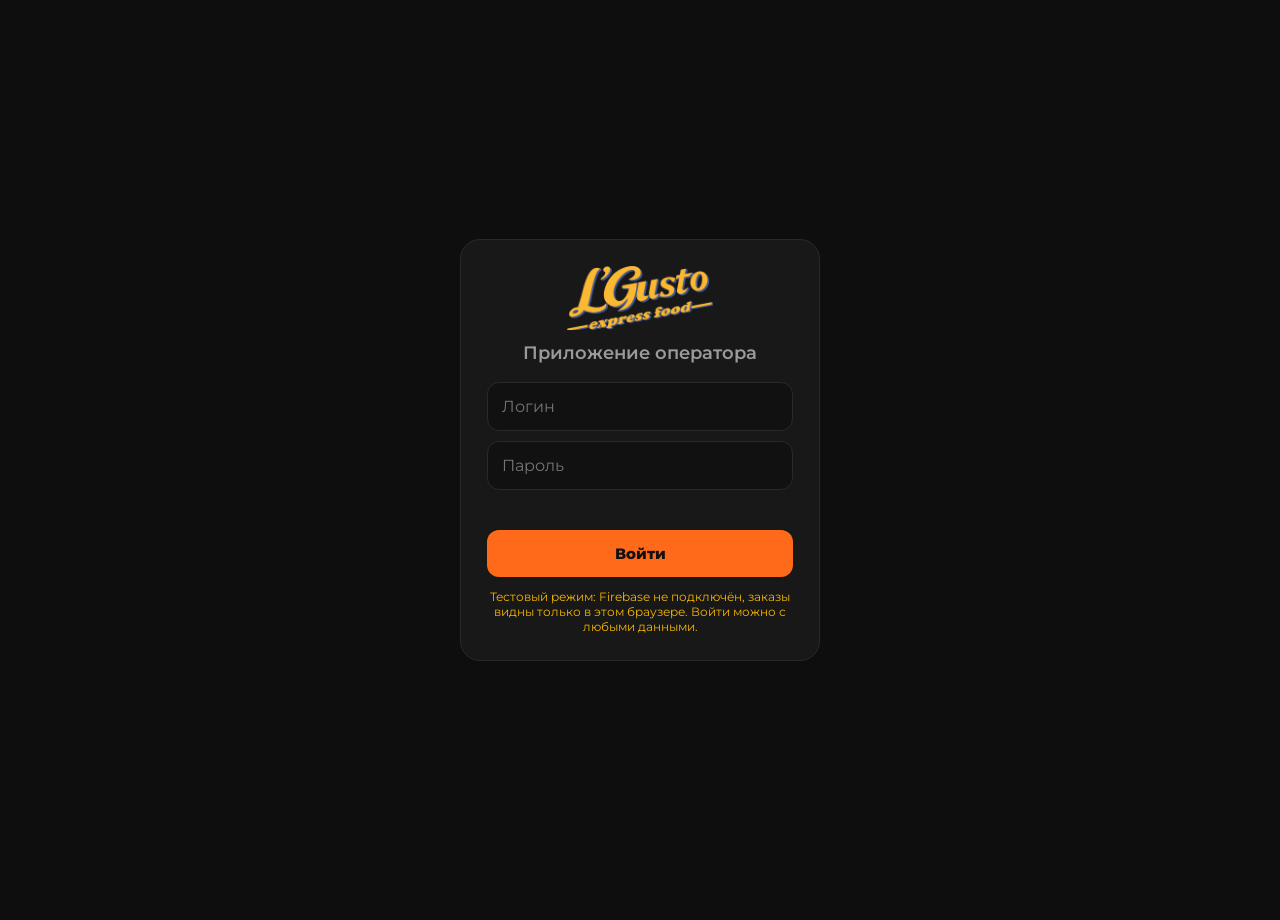
<file: operator/index.html>
<!DOCTYPE html>
<html lang="ru">
<head>
<meta charset="UTF-8">
<meta name="viewport" content="width=device-width, initial-scale=1, viewport-fit=cover">
<meta name="theme-color" content="#0e0e0e">
<meta name="robots" content="noindex">
<title>L'Gusto — Operator</title>
<link rel="manifest" href="manifest.json">
<link rel="icon" href="../icons/icon-192.png">
<link rel="apple-touch-icon" href="../icons/icon-192.png">
<link href="https://fonts.googleapis.com/css2?family=Montserrat:wght@400;600;700;800&display=swap" rel="stylesheet">
<style>
:root{--bg:#0e0e0e;--card:#181818;--line:#2a2a2a;--or:#ff6a1a;--tx:#f3f3f3;--mu:#9a9a9a;--gr:#2e9e4f;--rd:#e5484d;--bl:#3b82f6;--yl:#f5b400}
*{box-sizing:border-box;margin:0;padding:0;-webkit-tap-highlight-color:transparent}
body{background:var(--bg);color:var(--tx);font-family:Montserrat,system-ui,sans-serif;padding-bottom:calc(20px + env(safe-area-inset-bottom))}
button{font-family:inherit;cursor:pointer}
.hide{display:none!important}
/* login */
#login{min-height:100vh;display:grid;place-items:center;padding:20px}
.lbox{width:100%;max-width:360px;background:var(--card);border:1px solid var(--line);border-radius:20px;padding:26px;text-align:center}
.lbox img{height:64px;margin-bottom:8px}
.lbox h1{font-size:18px;margin-bottom:18px;color:var(--mu);font-weight:600}
.lbox input{width:100%;background:#111;border:1px solid var(--line);border-radius:12px;padding:14px;color:var(--tx);font:16px Montserrat;margin-bottom:10px}
.btn{border:0;border-radius:12px;padding:14px 16px;font-weight:800;font-size:15px;color:#111;background:var(--or)}
.btn.w{width:100%}
.lerr{color:var(--rd);font-size:13px;min-height:18px;margin:4px 0 8px}
.test{font-size:12px;color:var(--yl);margin-top:12px}
/* top */
header{position:sticky;top:0;z-index:10;background:rgba(14,14,14,.96);backdrop-filter:blur(8px);border-bottom:1px solid var(--line);padding:10px 14px calc(10px) ;padding-top:calc(10px + env(safe-area-inset-top))}
.top{display:flex;align-items:center;gap:10px}
.top img{height:38px}
.sp{flex:1}
.ib{background:var(--card);border:1px solid var(--line);color:var(--tx);border-radius:12px;height:42px;min-width:42px;padding:0 12px;font-weight:700;font-size:14px}
.open{display:flex;align-items:center;gap:8px;border-radius:12px;padding:0 12px;height:42px;font-weight:800;font-size:13px;border:0;color:#fff}
.open.on{background:var(--gr)}.open.off{background:var(--rd)}
.stats{display:flex;gap:8px;margin-top:10px}
.stats div{flex:1;background:var(--card);border:1px solid var(--line);border-radius:12px;padding:8px 10px}
.stats b{display:block;font-size:18px}.stats span{font-size:11px;color:var(--mu)}
.tabs{display:flex;gap:6px;margin-top:10px;overflow-x:auto}
.tab{flex:1;white-space:nowrap;background:var(--card);border:1px solid var(--line);color:var(--tx);border-radius:12px;padding:10px 8px;font-weight:700;font-size:14px}
.tab.on{background:var(--or);border-color:var(--or);color:#111}
.cnt{display:inline-grid;place-items:center;min-width:22px;height:22px;border-radius:11px;background:#111;color:var(--tx);font-size:12px;margin-left:6px;padding:0 6px}
.tab.on .cnt{background:#111;color:var(--or)}
.warn{margin-top:10px;background:#3a2a00;border:1px solid var(--yl);color:var(--yl);border-radius:12px;padding:10px 12px;font-size:13px;font-weight:600;display:flex;gap:10px;align-items:center}
.warn button{margin-left:auto}
/* list */
main{padding:12px 14px;max-width:1200px;margin:auto;display:grid;grid-template-columns:repeat(auto-fill,minmax(320px,1fr));gap:12px;align-items:start}
.empty{grid-column:1/-1;text-align:center;color:var(--mu);padding:60px 20px;font-size:15px}
.o{background:var(--card);border:1px solid var(--line);border-radius:16px;padding:14px;position:relative}
.o.new{border-color:var(--or);box-shadow:0 0 0 1px var(--or),0 0 24px rgba(255,106,26,.25);animation:pulse 1.4s infinite}
@keyframes pulse{50%{box-shadow:0 0 0 1px var(--or),0 0 6px rgba(255,106,26,.1)}}
.oh{display:flex;align-items:center;gap:8px;margin-bottom:10px}
.num{font-size:22px;font-weight:800}
.badge{font-size:11px;font-weight:800;padding:4px 8px;border-radius:8px;text-transform:uppercase;letter-spacing:.3px}
.b-new{background:var(--or);color:#111}.b-accepted{background:var(--bl);color:#fff}.b-cooking{background:var(--yl);color:#111}
.b-delivery{background:#8b5cf6;color:#fff}.b-done{background:var(--gr);color:#fff}.b-cancelled{background:#444;color:#ddd}
.time{margin-left:auto;text-align:right;font-size:12px;color:var(--mu)}.time b{display:block;color:var(--tx);font-size:14px}
.cl{font-size:14px;line-height:1.6;border-top:1px solid var(--line);padding-top:10px}
.cl a{color:var(--or);font-weight:700;text-decoration:none}
.mode{display:inline-block;font-size:12px;font-weight:700;padding:3px 8px;border-radius:8px;background:#222;margin-bottom:4px}
.its{margin:10px 0;border-top:1px dashed var(--line);border-bottom:1px dashed var(--line);padding:8px 0}
.it{display:flex;gap:8px;font-size:14px;padding:3px 0}.it .q{font-weight:800;color:var(--or);min-width:28px}.it .p{margin-left:auto;color:var(--mu)}
.tags{display:flex;flex-wrap:wrap;gap:6px;margin-top:8px}.tags:empty{display:none}
.ctag{font-size:12.5px;font-weight:700;border-radius:8px;padding:3px 8px;background:#262626;color:#ddd}.ctag.nw{background:#123a5c;color:#bfe3ff}.ctag.ok{background:#173d22;color:#9be6ae}.ctag.bad{background:#4a1515;color:#ffb3b3}
.blkrow{text-align:right;margin-top:6px}.lnk{background:none;border:0;color:#9a9a9a;font-size:13px;text-decoration:underline;cursor:pointer;padding:4px}
.pay{display:inline-block;background:#12306e;color:#fff;border-radius:10px;padding:5px 10px;font-size:14px;font-weight:800;margin:8px 0 0}
.com{background:#2a2100;color:var(--yl);border-radius:10px;padding:8px 10px;font-size:13px;margin:8px 0}
.tot{display:flex;justify-content:space-between;font-weight:800;font-size:17px;margin:6px 0 2px}
.sub{font-size:12px;color:var(--mu);display:flex;justify-content:space-between}
.act{display:flex;gap:8px;margin-top:12px;flex-wrap:wrap}
.act .btn{flex:1;min-width:120px;padding:14px 10px}
.btn.g{background:var(--gr);color:#fff}.btn.b{background:var(--bl);color:#fff}.btn.y{background:var(--yl)}.btn.v{background:#8b5cf6;color:#fff}
.btn.x{background:transparent;border:1px solid var(--line);color:var(--mu);flex:0 0 auto;min-width:0}
/* stop list */
.stop{grid-column:1/-1}
.stop h3{font-size:15px;color:var(--mu);margin:14px 0 8px}
.sl{display:grid;grid-template-columns:repeat(auto-fill,minmax(260px,1fr));gap:8px}
.si{display:flex;align-items:center;gap:10px;background:var(--card);border:1px solid var(--line);border-radius:12px;padding:8px 10px}
.si img{width:46px;height:36px;object-fit:cover;border-radius:8px}
.si span{flex:1;font-size:14px;font-weight:600}
.si.off span{color:var(--mu);text-decoration:line-through}
.sw{width:50px;height:30px;border-radius:15px;background:var(--gr);border:0;position:relative;flex:none}
.sw:after{content:"";position:absolute;top:3px;left:23px;width:24px;height:24px;border-radius:50%;background:#fff;transition:.15s}
.sw.off{background:#444}.sw.off:after{left:3px}
.star{flex:none;width:42px;height:42px;border-radius:50%;border:1px solid var(--line);background:#111;color:var(--mu);font-size:22px;line-height:1}
.star.on{background:var(--yl);border-color:var(--yl);color:#111}
.rn{flex:none;width:26px;height:26px;border-radius:50%;background:var(--or);color:#111;display:grid;place-items:center;font-size:13px}
.si>span{min-width:0;overflow-wrap:anywhere;line-height:1.3}
.si img,.si>span:first-child{flex:none}
/* цены */
.prq{width:100%;max-width:420px;background:var(--card);border:1px solid var(--line);color:var(--tx);border-radius:12px;padding:12px 14px;font-size:16px;margin:6px 0 4px}
.pin{flex:none;width:78px;background:#111;border:1px solid var(--line);color:var(--tx);border-radius:10px;padding:9px 8px;font-size:17px;font-weight:800;text-align:right}
.pin:focus{outline:2px solid var(--or);border-color:var(--or)}
.si.chg{border-color:var(--yl)}.si.chg .pin{color:var(--yl);border-color:var(--yl)}
.si small.was{display:block;font-size:12px;font-weight:600;color:var(--mu)}
.lei{flex:none;font-size:13px;color:var(--mu)}
.rl{grid-template-columns:repeat(auto-fill,minmax(340px,1fr))}
.rbs{display:flex;gap:6px;flex:none;margin-left:auto}
.rb{width:38px;height:38px;min-width:0;padding:0;display:grid;place-items:center;font-size:16px}
.rb:disabled{opacity:.25}
.rb.x{color:#ff8a8a}
@media(max-width:520px){.rl{grid-template-columns:1fr}.rb{width:36px;height:36px}}
/* modal */
.ov{position:fixed;inset:0;background:rgba(0,0,0,.7);display:grid;place-items:center;z-index:50;padding:20px}
.md{background:var(--card);border:1px solid var(--line);border-radius:18px;padding:20px;max-width:360px;width:100%}
.rdy{display:flex;align-items:center;justify-content:center;gap:14px;margin:6px 0 4px}
.rdy button{width:64px;height:64px;border-radius:50%;border:1px solid var(--line);background:#111;color:var(--tx);font-size:22px;font-weight:800}
.rdy b{font-size:44px;min-width:110px;text-align:center;line-height:1}.rdy b small{display:block;font-size:14px;color:var(--mu);font-weight:600;margin-top:4px}
.rdyAt{text-align:center;color:var(--yl);font-weight:700;margin-bottom:14px}
.md h3{margin-bottom:8px}.md p{color:var(--mu);font-size:14px;margin-bottom:16px}
.md .act .btn{min-width:0}
.toast{position:fixed;left:50%;bottom:calc(20px + env(safe-area-inset-bottom));transform:translateX(-50%);background:#222;border:1px solid var(--line);padding:12px 18px;border-radius:12px;font-size:14px;z-index:60}
@media(max-width:520px){main{grid-template-columns:1fr;padding:10px}.stats b{font-size:16px}.top img{height:32px}.ib{padding:0 10px}}
</style>
</head>
<body>

<div id="boot" style="min-height:100vh;display:grid;place-items:center"><img src="../img/logo-new.webp" alt="L'Gusto" style="height:70px;opacity:.85"></div>
<section id="login" class="hide">
  <form class="lbox" id="lform">
    <img src="../img/logo-new.webp" alt="L'Gusto">
    <h1 data-t="opTitle"></h1>
    <input id="em" type="text" autocomplete="username" autocapitalize="none" spellcheck="false" required>
    <input id="pw" type="password" autocomplete="current-password" required>
    <div class="lerr" id="lerr"></div>
    <button class="btn w" data-t="enter"></button>
    <div class="test hide" id="testnote" data-t="testMode"></div>
  </form>
</section>

<section id="app" class="hide">
  <header>
    <div class="top">
      <img src="../img/logo-new.webp" alt="L'Gusto">
      <div class="sp"></div>
      <button class="open on" id="openBtn"></button>
      <button class="ib" id="langBtn">RO</button>
      <button class="ib" id="outBtn" title="Exit">⏻</button>
    </div>
    <div class="warn hide" id="soundWarn"><span data-t="soundOff"></span><button class="btn" id="soundBtn" data-t="soundOn"></button></div>
    <div class="warn hide" id="errWarn"></div>
    <div class="stats">
      <div><b id="stN">0</b><span data-t="ordersToday"></span></div>
      <div><b id="stS">0</b><span data-t="revToday"></span></div>
      <div><b id="stA">0</b><span data-t="avgCheck"></span></div>
    </div>
    <div class="tabs" id="tabs"></div>
  </header>
  <main id="list"></main>
</section>

<script src="../js/config.js?v=51d40600"></script>
<script type="module">
import * as S from "../js/store.js?v=50b2dd7d";

const T = {
 ru:{opTitle:"Приложение оператора",enter:"Войти",email:"Логин",pass:"Пароль",badLogin:"Неверный логин или пароль",
  testMode:"Тестовый режим: Firebase не подключён, заказы видны только в этом браузере. Войти можно с любыми данными.",
  open:"Принимаем заказы",closed:"Приём закрыт",soundOff:"Звук выключен — нажмите, чтобы слышать новые заказы",soundOn:"Включить звук",
  ordersToday:"заказов сегодня",revToday:"лей сегодня",avgCheck:"средний чек",
  t_new:"Новые",t_work:"В работе",t_done:"Готовые",t_stop:"Стоп-лист",t_rec:"⭐ Рекомендуем",t_price:"💰 Цены",prHint:"Измените цену и нажмите Enter или нажмите в другое место — на сайте цена обновится сразу. Изменённые цены выделены жёлтым, ↺ возвращает цену из меню.",prSearch:"Поиск блюда…",prWas:"в меню:",prSaved:"Цена сохранена — на сайте обновится сразу",prBad:"Введите цену от 1 до 10000",prResetAll:"Вернуть все цены из меню",prResetQ:"Вернуть все цены из меню?",prResetP:"Все изменённые цены вернутся к ценам из меню.",prChanged:"Изменено цен:",lkTitle:"🔒 Цены защищены паролем",lkHint:"Введите пароль для цен. Доступ откроется на 15 минут или пока вы не уйдёте с этой вкладки.",lkPh:"Пароль для цен",lkBtn:"Открыть",lkBad:"Неверный пароль",lkWait:"Слишком много попыток — подождите 15 минут",lkUnset:"Пароль для цен ещё не задан. Добавьте его в файл api/config.php на хостинге (см. инструкцию), потом обновите страницу.",lkLock:"🔒 Закрыть",lkLeft:"Открыто ещё",lkMin:"мин",lkExp:"Доступ к ценам закрыт — введите пароль снова",prOk:"Вернуть",recHint:"Эти блюда показываются на сайте в блоке «Рекомендуем», в этом порядке. Лучше 4–8 блюд. Нажмите ☆ у блюда, чтобы добавить или убрать.",recNow:"Сейчас на сайте",recAll:"Все блюда",recEmpty:"Блок «Рекомендуем» скрыт — выберите блюда ниже.",recReset:"Вернуть как было",recUp:"Выше",recDown:"Ниже",recDel:"Убрать",recSaved:"Сохранено — на сайте обновится сразу",
  s_new:"Новый",s_accepted:"Принят",s_cooking:"Готовится",s_delivery:"В пути",s_done:"Выполнен",s_cancelled:"Отменён",
  delivery:"🛵 Доставка",pickup:"🏃 Самовывоз",min:"мин назад",now:"только что",
  a_accept:"✓ Принять",a_cook:"🍳 Готовится",rdQ:"Через сколько заказ #{n} будет готов?",rdP:"Время уйдёт курьерам в Telegram, чтобы курьер подъехал вовремя.",rdMin:"мин",rdAt:"Будет готов к",rdGo:"🍳 Готовится · отправить",rdBack:"Отмена",rdCard:"⏱ Готов к",a_deliv:"🛵 Отправить",a_ready:"✓ Выдан",a_done:"✓ Доставлен",a_cancel:"Отменить",
  cancelQ:"Отменить заказ #{n}?",cancelP:"Позвоните клиенту и предупредите об отмене.",yes:"Да, отменить",no:"Нет",
  closeQ:"Остановить приём заказов?",closeP:"Клиенты увидят на сайте, что заказы временно не принимаются.",stopBtn:"Остановить",
  emptyNew:"Новых заказов нет. Когда клиент оформит заказ, он появится здесь со звуком.",emptyWork:"Нет заказов в работе",emptyDone:"Сегодня ещё нет выполненных заказов",
  stopHint:"Выключите блюдо, если оно закончилось — клиенты не смогут его заказать.",subtotal:"Блюда",fee:"Доставка",total:"Итого",
  otherZone:"Другой населённый пункт",tgSent:"📨 Отправлено курьерам в Telegram",courier:"Курьер",delivered:"доставлен",tgFail:"⚠️ Не удалось отправить в Telegram — передайте заказ курьеру сами",cNew:"🆕 Новый клиент",cRep:"✅ Уже заказывал: {n}",cCan:"⚠️ Отменено раньше: {n}",cBlk:"🚫 Номер заблокирован",a_block:"🚫 Заблокировать",a_unblock:"Разблокировать",blockQ:"Заблокировать {p}?",blockP:"С этого номера больше нельзя будет заказать на сайте. Если заказ новый, он будет отменён.",blkTitle:"🚫 Заблокированные номера",blkEmpty:"Заблокированных номеров нет. Заблокировать номер можно в карточке заказа.",blkDone:"Номер заблокирован",unblkDone:"Номер разблокирован",pays:{cash:"💵 Наличные",mia:"📱 Оплата MIA",card:"💳 Оплата картой"},feeSmall:"Заказ меньше 400 лей: доставка платная — назовите клиенту стоимость доставки.",feeConfirm:"Доставка в другой населённый пункт: уточните у курьера стоимость доставки (от 50 лей), сообщите её клиенту и прибавьте к итогу.",from:"от",errPerm:"Нет доступа к заказам. Проверьте, что ваш email добавлен в правила Firestore.",lei:"лей",newOrder:"Новый заказ"},
 ro:{opTitle:"Aplicația operatorului",enter:"Intră",email:"Login",pass:"Parola",badLogin:"Login sau parolă greșită",
  testMode:"Mod de test: Firebase nu e conectat, comenzile se văd doar în acest browser. Puteți intra cu orice date.",
  open:"Primim comenzi",closed:"Comenzi oprite",soundOff:"Sunetul e oprit — apăsați ca să auziți comenzile noi",soundOn:"Pornește sunetul",
  ordersToday:"comenzi azi",revToday:"lei azi",avgCheck:"bon mediu",
  t_new:"Noi",t_work:"În lucru",t_done:"Finalizate",t_stop:"Stop-listă",t_rec:"⭐ Recomandăm",t_price:"💰 Prețuri",prHint:"Schimbați prețul și apăsați Enter sau atingeți în altă parte — pe site prețul se actualizează imediat. Prețurile schimbate sunt evidențiate cu galben, ↺ revine la prețul din meniu.",prSearch:"Căutare preparat…",prWas:"în meniu:",prSaved:"Preț salvat — pe site se actualizează imediat",prBad:"Introduceți un preț între 1 și 10000",prResetAll:"Revino la prețurile din meniu",prResetQ:"Reveniți la toate prețurile din meniu?",prResetP:"Toate prețurile schimbate vor reveni la cele din meniu.",prChanged:"Prețuri schimbate:",lkTitle:"🔒 Prețurile sunt protejate cu parolă",lkHint:"Introduceți parola pentru prețuri. Accesul se deschide pentru 15 minute sau până ieșiți din această filă.",lkPh:"Parola pentru prețuri",lkBtn:"Deschide",lkBad:"Parolă greșită",lkWait:"Prea multe încercări — așteptați 15 minute",lkUnset:"Parola pentru prețuri nu este setată încă. Adăugați-o în fișierul api/config.php pe hosting, apoi reîncărcați pagina.",lkLock:"🔒 Închide",lkLeft:"Deschis încă",lkMin:"min",lkExp:"Accesul la prețuri s-a închis — introduceți parola din nou",prOk:"Revino",recHint:"Aceste preparate apar pe site în blocul «Recomandăm», în această ordine. Ideal 4–8 preparate. Apăsați ☆ ca să adăugați sau să scoateți.",recNow:"Acum pe site",recAll:"Toate preparatele",recEmpty:"Blocul «Recomandăm» e ascuns — alegeți preparate mai jos.",recReset:"Revino la implicit",recUp:"Mai sus",recDown:"Mai jos",recDel:"Scoate",recSaved:"Salvat — pe site se actualizează imediat",
  s_new:"Nouă",s_accepted:"Acceptată",s_cooking:"Se gătește",s_delivery:"În livrare",s_done:"Finalizată",s_cancelled:"Anulată",
  delivery:"🛵 Livrare",pickup:"🏃 Ridicare",min:"min în urmă",now:"chiar acum",
  a_accept:"✓ Acceptă",a_cook:"🍳 Se gătește",rdQ:"În cât timp va fi gata comanda #{n}?",rdP:"Ora ajunge la curieri în Telegram, ca să vină la timp.",rdMin:"min",rdAt:"Gata la",rdGo:"🍳 Se gătește · trimite",rdBack:"Anulează",rdCard:"⏱ Gata la",a_deliv:"🛵 Trimite",a_ready:"✓ Ridicată",a_done:"✓ Livrată",a_cancel:"Anulează",
  cancelQ:"Anulați comanda #{n}?",cancelP:"Sunați clientul și anunțați-l despre anulare.",yes:"Da, anulează",no:"Nu",
  closeQ:"Opriți primirea comenzilor?",closeP:"Clienții vor vedea pe site că momentan nu se primesc comenzi.",stopBtn:"Oprește",
  emptyNew:"Nu sunt comenzi noi. Când un client comandă, comanda apare aici cu sunet.",emptyWork:"Nu sunt comenzi în lucru",emptyDone:"Azi încă nu sunt comenzi finalizate",
  stopHint:"Opriți preparatul dacă s-a terminat — clienții nu-l vor putea comanda.",subtotal:"Preparate",fee:"Livrare",total:"Total",
  otherZone:"Altă localitate",tgSent:"📨 Trimis curierilor în Telegram",courier:"Curier",delivered:"livrat",tgFail:"⚠️ Nu s-a trimis în Telegram — transmiteți comanda curierului",cNew:"🆕 Client nou",cRep:"✅ A mai comandat: {n}",cCan:"⚠️ Anulate anterior: {n}",cBlk:"🚫 Număr blocat",a_block:"🚫 Blochează",a_unblock:"Deblochează",blockQ:"Blocați {p}?",blockP:"De pe acest număr nu se va mai putea comanda pe site. Dacă comanda e nouă, va fi anulată.",blkTitle:"🚫 Numere blocate",blkEmpty:"Nu sunt numere blocate. Puteți bloca un număr din cardul comenzii.",blkDone:"Număr blocat",unblkDone:"Număr deblocat",pays:{cash:"💵 Numerar",mia:"📱 Plată MIA",card:"💳 Plată cu cardul"},feeSmall:"Comandă sub 400 lei: livrarea e cu plată — spuneți clientului costul livrării.",feeConfirm:"Livrare în altă localitate: aflați de la curier costul livrării (de la 50 lei), comunicați-l clientului și adăugați-l la total.",from:"de la",errPerm:"Nu aveți acces la comenzi. Verificați dacă email-ul e adăugat în regulile Firestore.",lei:"lei",newOrder:"Comandă nouă"}
};
let L = "ru"; try { L = localStorage.getItem("lg-op-lang") || "ru"; } catch (e) {}
const t = (k) => T[L][k] || k;
const $ = (id) => document.getElementById(id);
const esc = (s) => String(s ?? "").replace(/[&<>"]/g, (c) => ({ "&": "&amp;", "<": "&lt;", ">": "&gt;", '"': "&quot;" }[c]));
const MENU = window.MENU || [];

let orders = [], settings = { open: true, stop: [] }, tab = "new", unsub = [], seen = new Set(), firstLoad = true;

function applyLang() {
  document.documentElement.lang = L;
  document.querySelectorAll("[data-t]").forEach((el) => (el.textContent = t(el.dataset.t)));
  $("em").placeholder = t("email"); $("pw").placeholder = t("pass");
  $("langBtn").textContent = L === "ru" ? "RO" : "RU";
  renderAll();
}

/* ---------- звук ---------- */
let actx = null, soundOk = false;
function unlockSound() {
  try { actx = actx || new (window.AudioContext || window.webkitAudioContext)(); actx.resume(); soundOk = true; } catch (e) {}
  $("soundWarn").classList.toggle("hide", soundOk);
  if ("Notification" in window && Notification.permission === "default") Notification.requestPermission().catch(() => {});
}
function beep() {
  if (!actx || actx.state !== "running") { $("soundWarn").classList.remove("hide"); return; }
  const now = actx.currentTime;
  [0, 0.18, 0.36].forEach((d, i) => {
    const o = actx.createOscillator(), g = actx.createGain();
    o.type = "sine"; o.frequency.value = [880, 1175, 1568][i];
    g.gain.setValueAtTime(0.0001, now + d); g.gain.exponentialRampToValueAtTime(0.5, now + d + 0.02); g.gain.exponentialRampToValueAtTime(0.0001, now + d + 0.16);
    o.connect(g).connect(actx.destination); o.start(now + d); o.stop(now + d + 0.18);
  });
  if (navigator.vibrate) try { navigator.vibrate([200, 100, 200]); } catch (e) {}
}
setInterval(() => { if (orders.some((o) => o.status === "new")) beep(); }, 6000);
$("soundBtn").onclick = unlockSound;
document.addEventListener("pointerdown", () => { if (!soundOk) unlockSound(); }, { once: false });

function notify(o) {
  beep();
  try { if ("Notification" in window && Notification.permission === "granted" && document.hidden) new Notification(`${t("newOrder")} #${o.num}`, { body: `${o.total} ${t("lei")} · ${o.name}`, icon: "../icons/icon-192.png" }); } catch (e) {}
}
let titleFlash = null;
function updateTitle() {
  const n = orders.filter((o) => o.status === "new").length;
  clearInterval(titleFlash);
  if (n) { let f = 0; titleFlash = setInterval(() => (document.title = (f ^= 1) ? `🔔 (${n}) ${t("newOrder")}` : "L'Gusto — Operator"), 1000); }
  else document.title = "L'Gusto — Operator";
}

/* ---------- вход ---------- */
if (!S.LIVE) $("testnote").classList.remove("hide");
$("lform").onsubmit = async (e) => {
  e.preventDefault(); $("lerr").textContent = ""; unlockSound();
  try { await S.login($("em").value.trim(), $("pw").value); } catch (err) { $("lerr").textContent = t(err && err.code === "login_wait" ? "lkWait" : "badLogin"); }
};
$("outBtn").onclick = () => S.logout();
$("langBtn").onclick = () => { L = L === "ru" ? "ro" : "ru"; try { localStorage.setItem("lg-op-lang", L); } catch (e) {} applyLang(); };

S.onAuth((u) => {
  unsub.forEach((f) => f()); unsub = [];
  $("boot") && $("boot").remove();
  $("login").classList.toggle("hide", !!u); $("app").classList.toggle("hide", !u);
  if (!u) return;
  firstLoad = true; seen = new Set();
  const since = Date.now() - 24 * 3600 * 1000;
  unsub.push(S.watchOrders(since, (list) => {
    $("errWarn").classList.add("hide");
    list.forEach((o) => { if (!seen.has(o.id)) { seen.add(o.id); if (!firstLoad && o.status === "new") notify(o); } });
    firstLoad = false; orders = list; renderAll(); updateTitle();
  }, (e) => { $("errWarn").textContent = t("errPerm"); $("errWarn").classList.remove("hide"); }));
  unsub.push(S.watchSettings((s) => { settings = s; renderAll(); }));
  unsub.push(S.watchBlocked((b) => { blocked = b; renderAll(); }));
  $("soundWarn").classList.toggle("hide", soundOk);
});

/* ---------- отрисовка ---------- */
const GROUP = { new: ["new"], work: ["accepted", "cooking", "delivery"], done: ["done", "cancelled"] };
function renderAll() {
  if ($("app").classList.contains("hide")) return;
  // не перерисовывать, пока оператор вводит цену
  const ae = document.activeElement; if (tab === "price" && ae && ae.matches && ae.matches(".pin,#prq,#lkp")) return;
  const ob = $("openBtn"); ob.className = "open " + (settings.open ? "on" : "off"); ob.textContent = settings.open ? "● " + t("open") : "■ " + t("closed");
  const today = new Date(); today.setHours(0, 0, 0, 0);
  const tod = orders.filter((o) => o.createdAt >= today.getTime() && o.status !== "cancelled");
  const sum = tod.reduce((s, o) => s + (o.total || 0), 0);
  $("stN").textContent = tod.length; $("stS").textContent = sum; $("stA").textContent = tod.length ? Math.round(sum / tod.length) : 0;
  const c = (g) => orders.filter((o) => GROUP[g].includes(o.status)).length;
  $("tabs").innerHTML = ["new", "work", "done", "stop", "rec", "price"].map((k) =>
    `<button class="tab${tab === k ? " on" : ""}" data-tab="${k}">${t("t_" + k)}${k !== "stop" && k !== "rec" && k !== "price" ? `<span class="cnt">${k === "done" ? orders.filter((o) => o.status === "done" && o.createdAt >= today.getTime()).length : c(k)}</span>` : ""}</button>`).join("");
  if (tab === "stop") return renderStop();
  if (tab === "rec") return renderRec();
  if (tab === "price") return renderPrice();
  const list = orders.filter((o) => GROUP[tab].includes(o.status));
  if (tab !== "new") list.sort((a, b) => (tab === "work" ? a.createdAt - b.createdAt : b.updatedAt - a.updatedAt));
  else list.sort((a, b) => a.createdAt - b.createdAt);
  $("list").innerHTML = list.length ? list.map(card).join("") : `<div class="empty">${t(tab === "new" ? "emptyNew" : tab === "work" ? "emptyWork" : "emptyDone")}</div>`;
}
function ago(ms) { const m = Math.floor((Date.now() - ms) / 60000); return m < 1 ? t("now") : `${m} ${t("min")}`; }
function hm(ms) { return new Date(ms).toLocaleTimeString("ro-MD", { hour: "2-digit", minute: "2-digit" }); }
let blocked = [];
const pstats = {}; // телефон → {total, cancelled} (история клиента)
const isBlocked = (ph) => blocked.some((b) => b.phone === ph);
function clientTag(o) {
  if (isBlocked(o.phone)) return `<span class="ctag bad">${t("cBlk")}</span>`;
  const st = pstats[o.phone];
  if (st === undefined) { pstats[o.phone] = null; S.phoneStats(o.phone).then((r) => { pstats[o.phone] = r; renderAll(); }).catch(() => {}); return ""; }
  if (!st) return "";
  const prev = Math.max(0, st.total - 1), tags = [];
  tags.push(prev ? `<span class="ctag ok">${t("cRep").replace("{n}", prev)}</span>` : `<span class="ctag nw">${t("cNew")}</span>`);
  if (st.cancelled) tags.push(`<span class="ctag bad">${t("cCan").replace("{n}", st.cancelled)}</span>`);
  return tags.join("");
}
function card(o) {
  const acts = [];
  if (o.status === "new") acts.push(["accepted", "g", "a_accept"]);
  if (o.status === "accepted") acts.push(["cooking", "y", "a_cook"]);
  if (o.status === "cooking") acts.push(o.mode === "delivery" ? ["delivery", "v", "a_deliv"] : ["done", "g", "a_ready"]);
  if (o.status === "delivery") acts.push(["done", "g", "a_done"]);
  const canCancel = ["new", "accepted", "cooking", "delivery"].includes(o.status);
  const tel = String(o.phone || "").replace(/[^\d+]/g, "");
  return `<div class="o ${o.status === "new" ? "new" : ""}">
   <div class="oh"><span class="num">#${o.num}</span><span class="badge b-${o.status}">${t("s_" + o.status)}</span>
    <div class="time"><b>${hm(o.createdAt)}</b>${ago(o.createdAt)}</div></div>
   <div class="cl"><span class="mode">${t(o.mode)}</span><br>👤 ${esc(o.name)} · <span class="mode" style="padding:1px 6px">${(o.lang || "ro").toUpperCase()}</span><br>
    📞 <a href="tel:${esc(tel)}">${esc(o.phone)}</a>${o.mode === "delivery" ? `<br>📍 ${o.zone === "other" ? `<b style="color:var(--yl)">${esc(o.loc || t("otherZone"))}</b> · ` : ""}${esc(o.addr)}` : ""}</div>
   <div class="tags">${clientTag(o)}</div>
   <div class="pay">${t("pays")[o.pay || "cash"] || o.pay}</div>
   ${o.courier ? `<div class="pay" style="background:#1d5b34">🛵 ${t("courier")}: ${esc(o.courier.name)}${o.courier.username ? " (@" + esc(o.courier.username) + ")" : ""}${o.courier.doneAt ? " · 📦 " + t("delivered") + " " + new Date(o.courier.doneAt).toLocaleTimeString("ro-MD", { hour: "2-digit", minute: "2-digit" }) : ""}</div>` : ""}
   ${o.readyAt && ["cooking", "delivery"].includes(o.status) ? `<div class="pay" style="background:#5b4a12">${t("rdCard")} ${hm(o.readyAt)}</div>` : ""}
   ${o.comment ? `<div class="com">💬 ${esc(o.comment)}</div>` : ""}
   <div class="its">${(o.items || []).map((i) => `<div class="it"><span class="q">${i.q}×</span><span>${esc(i.n)}</span><span class="p">${i.p * i.q}</span></div>`).join("")}</div>
   ${o.zone === "other" && !o.deliveryFee && !o.loc ? `<div class="com">⚠️ ${t("feeConfirm")}</div>` : ""}${o.mode === "delivery" && o.zone === "city" && o.subtotal < ((window.RESTAURANT.delivery.city||{}).freeFrom||0) && !o.deliveryFee ? `<div class="com">⚠️ ${t("feeSmall")}</div>` : ""}${o.deliveryFee ? `<div class="sub"><span>${t("subtotal")}</span><span>${o.subtotal} ${t("lei")}</span></div><div class="sub"><span>${t("fee")}${o.zone === "other" && !o.loc ? " (" + t("from") + ")" : ""}</span><span>${o.deliveryFee} ${t("lei")}</span></div>` : ""}
   <div class="tot"><span>${t("total")}</span><span>${o.total} ${t("lei")}${o.zone === "other" && !o.deliveryFee && !o.loc ? ` <small style="font-size:.6em;opacity:.8">+ ${t("fee").toLowerCase()}</small>` : ""}</span></div>
   ${acts.length || canCancel ? `<div class="act">${acts.map(([s, c, k]) => `<button class="btn ${c}" data-id="${o.id}" data-s="${s}">${t(k)}</button>`).join("")}${canCancel ? `<button class="btn x" data-id="${o.id}" data-cancel="${o.num}">${t("a_cancel")}</button>` : ""}</div>` : ""}
   ${isBlocked(o.phone) ? "" : `<div class="blkrow"><button class="lnk" data-block="${esc(o.phone)}" data-bname="${esc(o.name)}" data-bid="${o.id}" data-bst="${o.status}">${t("a_block")}</button></div>`}
  </div>`;
}
const recList = () => (Array.isArray(settings.rec) ? settings.rec : (window.RECOMMENDED_DEFAULT || [])).filter((id) => MENU.some((m) => m.id === id));
function setRec(list) { S.setSettings({ rec: list }).then(() => toast(t("recSaved"))).catch((e) => toast("Error: " + e.message)); }
function renderRec() {
  const rec = recList(), by = Object.fromEntries(MENU.map((m) => [m.id, m]));
  const pic = (m, c) => m.img ? `<img src="../${m.img}" alt="" style="object-fit:contain;background:#222">` : `<span style="flex:0 0 46px;text-align:center;font-size:22px">${c ? c.icon : "🍽️"}</span>`;
  const cats = (window.CATEGORIES || []).filter((c) => !c.hidden);
  $("list").innerHTML = `<div class="stop"><p style="color:var(--mu);font-size:14px">${t("recHint")}</p>
   <h3>${t("recNow")} (${rec.length})</h3>
   ${rec.length ? `<div class="sl rl">${rec.map((id, i) => { const m = by[id]; return `<div class="si"><b class="rn">${i + 1}</b>${pic(m)}<span>${esc(m.name)}</span>
     <div class="rbs"><button class="ib rb" data-recmove="${id}" data-d="-1" ${i ? "" : "disabled"} title="${t("recUp")}">↑</button><button class="ib rb" data-recmove="${id}" data-d="1" ${i < rec.length - 1 ? "" : "disabled"} title="${t("recDown")}">↓</button><button class="ib rb x" data-rec="${id}" title="${t("recDel")}">✕</button></div></div>`; }).join("")}</div>` : `<p class="warn" style="margin:0">${t("recEmpty")}</p>`}
   <p style="margin:10px 0"><button class="ib" data-recreset="1">${t("recReset")}</button></p>
   <h3>${t("recAll")}</h3>
   ${cats.map((c) => `<h3 style="margin-top:6px">${c.icon} ${c[L] || c.ro}</h3><div class="sl">${MENU.filter((m) => m.cat === c.id).map((m) => { const on = rec.includes(m.id);
     return `<div class="si">${pic(m, c)}<span>${esc(m.name)}</span><button class="star${on ? " on" : ""}" data-rec="${m.id}" aria-pressed="${on}" aria-label="${esc(m.name)}">${on ? "★" : "☆"}</button></div>`; }).join("")}</div>`).join("")}</div>`;
}
/* ---------- цены ---------- */
let prQ = "", adm = { known: false, set: true, until: 0 }, admTimer = null;
const admOk = () => adm.until > Date.now();
function admApply(r) {
  adm = { known: true, set: !!(r && r.set), until: r && r.left > 0 ? Date.now() + r.left * 1000 : 0 };
  clearTimeout(admTimer);
  if (admOk()) admTimer = setTimeout(() => { adm.until = 0; if (tab === "price") { toast(t("lkExp")); renderAll(); } }, Math.min(adm.until - Date.now(), 2 ** 31 - 1));
}
function admLeave() { if (admOk() || adm.until) { adm.until = 0; clearTimeout(admTimer); S.adminLock(); } }
function renderLock() {
  if (!adm.known) { $("list").innerHTML = `<div class="stop"><p style="color:var(--mu)">…</p></div>`; S.adminState().then((r) => { admApply(r); renderAll(); }).catch(() => { adm.known = true; renderAll(); }); return; }
  $("list").innerHTML = `<div class="stop" style="max-width:420px"><h3 style="color:var(--tx);font-size:18px">${t("lkTitle")}</h3>
    ${adm.set ? `<p style="color:var(--mu);font-size:14px">${t("lkHint")}</p>
    <form id="lkf" autocomplete="off"><input id="lkp" class="prq" type="password" autocomplete="new-password" placeholder="${t("lkPh")}">
    <button class="btn y" style="width:100%;padding:14px;margin-top:6px" type="submit">${t("lkBtn")}</button></form>`
    : `<p style="font-size:14px;color:var(--yl)">${t("lkUnset")}</p>`}</div>`;
  const f = $("lkf"); if (!f) return;
  setTimeout(() => $("lkp") && $("lkp").focus(), 50);
  f.onsubmit = async (e) => {
    e.preventDefault(); const btn = f.querySelector("button"); btn.disabled = true;
    try { admApply(await S.adminUnlock($("lkp").value)); renderAll(); }
    catch (err) { btn.disabled = false; $("lkp").value = ""; toast(t(err.code === "admin_wait" ? "lkWait" : err.code === "admin_unset" ? "lkUnset" : "lkBad")); if (err.code === "admin_unset") { adm.set = false; renderAll(); } }
  };
}
const prMap = () => (settings.prices && typeof settings.prices === "object" && !Array.isArray(settings.prices) ? settings.prices : {});
const priceOf = (m) => { const v = +prMap()[m.id]; return v > 0 ? v : m.price; };
function prFilter() {
  const q = prQ.trim().toLowerCase();
  document.querySelectorAll("#list .si[data-n]").forEach((el) => { el.style.display = !q || el.dataset.n.includes(q) ? "" : "none"; });
  document.querySelectorAll("#list .prc").forEach((g) => { g.style.display = [...g.querySelectorAll(".si")].some((el) => el.style.display !== "none") ? "" : "none"; });
}
function renderPrice() {
  if (!admOk()) return renderLock();
  const cats = window.CATEGORIES || [], pr = prMap();
  const n = MENU.filter((m) => +pr[m.id] > 0 && +pr[m.id] !== m.price).length;
  const pic = (m, c) => m.img ? `<img src="../${m.img}" alt="" style="object-fit:contain;background:#222">` : `<span style="flex:0 0 46px;text-align:center;font-size:22px">${c.icon}</span>`;
  $("list").innerHTML = `<div class="stop"><p style="color:var(--mu);font-size:14px">${t("prHint")}</p>
    <input id="prq" class="prq" type="search" placeholder="${t("prSearch")}" value="${esc(prQ)}">
    <p style="font-size:13px;color:var(--mu);margin:6px 0">${adm.until - Date.now() < 3e8 ? `${t("lkLeft")} ${Math.max(1, Math.ceil((adm.until - Date.now()) / 60000))} ${t("lkMin")} · ` : ""}<button class="ib" data-lock="1">${t("lkLock")}</button></p>
    ${n ? `<p style="font-size:14px;margin:8px 0">${t("prChanged")} <b>${n}</b> &nbsp;<button class="ib" data-prresetall="1">${t("prResetAll")}</button></p>` : ""}
    ${cats.map((c) => { const items = MENU.filter((m) => m.cat === c.id); if (!items.length) return "";
      return `<div class="prc"><h3>${c.icon} ${c[L] || c.ro}</h3><div class="sl">${items.map((m) => { const cur = priceOf(m), ch = cur !== m.price;
        return `<div class="si${ch ? " chg" : ""}" data-n="${esc((m.name + " " + (m.nameRu || "")).toLowerCase())}">${pic(m, c)}<span>${esc(m.name)}${ch ? `<small class="was">${t("prWas")} ${m.price} lei</small>` : ""}</span><input class="pin" type="number" inputmode="numeric" min="1" max="10000" step="1" data-price="${m.id}" value="${cur}" aria-label="${esc(m.name)}"><b class="lei">lei</b>${ch ? `<button class="ib" data-prreset="${m.id}" title="${m.price} lei">↺</button>` : ""}</div>`; }).join("")}</div></div>`; }).join("")}</div>`;
  prFilter();
}
async function savePrices(pr) {
  const clean = {}; Object.entries(pr).forEach(([k, v]) => { const m = MENU.find((x) => x.id === k); if (m && v > 0 && v !== m.price) clean[k] = v; });
  const val = Object.keys(clean).length ? clean : null;
  settings = { ...settings, prices: val };
  try { await S.setSettings({ prices: val }); toast(t("prSaved")); }
  catch (err) { if (err.code === "admin") { adm.until = 0; toast(t("lkExp")); } else toast("Error: " + err.message); }
  renderAll();
}
async function savePrice(id, raw) {
  const m = MENU.find((x) => x.id === id); if (!m) return;
  const v = Math.round(+String(raw).replace(",", "."));
  if (!(v >= 1 && v <= 10000)) { toast(t("prBad")); renderAll(); return; }
  if (v === priceOf(m)) return;
  await savePrices({ ...prMap(), [id]: v });
}
document.addEventListener("change", (e) => { const el = e.target; if (el.dataset && el.dataset.price) savePrice(el.dataset.price, el.value); });
document.addEventListener("keydown", (e) => { const el = e.target; if (e.key === "Enter" && el.classList && el.classList.contains("pin")) { e.preventDefault(); el.blur(); } });
document.addEventListener("input", (e) => { if (e.target.id === "prq") { prQ = e.target.value; prFilter(); } });

function renderStop() {
  const off = new Set(settings.stop || []);
  const cats = window.CATEGORIES || [];
  const blk = `<h3>${t("blkTitle")}</h3>${blocked.length ? `<div class="sl">${blocked.map((b) => `<div class="si"><span>📞 ${esc(b.phone)}${b.name ? ` · ${esc(b.name)}` : ""}</span><button class="ib" data-unblock="${esc(b.phone)}">${t("a_unblock")}</button></div>`).join("")}</div>` : `<p style="color:var(--mu);font-size:14px">${t("blkEmpty")}</p>`}`;
  $("list").innerHTML = `<div class="stop">${blk}<p style="color:var(--mu);font-size:14px;margin-top:18px">${t("stopHint")}</p>${cats.map((c) => `<h3>${c.icon} ${c[L] || c.ro}</h3><div class="sl">${MENU.filter((m) => m.cat === c.id).map((m) =>
    `<div class="si ${off.has(m.id) ? "off" : ""}">${m.img ? `<img src="../${m.img}" alt="" style="object-fit:contain;background:#222">` : `<span style="flex:0 0 46px;text-align:center;font-size:22px">${c.icon}</span>`}<span>${esc(m.name)}</span><button class="sw ${off.has(m.id) ? "off" : ""}" data-stop="${m.id}" aria-label="${esc(m.name)}"></button></div>`).join("")}</div>`).join("")}</div>`;
}

/* ---------- действия ---------- */
function toast(msg) { const d = document.createElement("div"); d.className = "toast"; d.textContent = msg; document.body.appendChild(d); setTimeout(() => d.remove(), 2500); }
function confirmBox(title, text, okLabel, onOk) {
  const ov = document.createElement("div"); ov.className = "ov";
  ov.innerHTML = `<div class="md"><h3>${esc(title)}</h3><p>${esc(text)}</p><div class="act"><button class="btn x" data-no>${t("no")}</button><button class="btn" style="background:var(--rd);color:#fff" data-ok>${esc(okLabel)}</button></div></div>`;
  ov.onclick = (e) => { if (e.target === ov || e.target.dataset.no !== undefined) ov.remove(); if (e.target.dataset.ok !== undefined) { ov.remove(); onOk(); } };
  document.body.appendChild(ov);
}
// выбор времени готовности перед отправкой курьерам
function readyPicker(o) {
  let min = 15;
  const ov = document.createElement("div"); ov.className = "ov";
  const at = () => new Date(Date.now() + min * 60000).toLocaleTimeString("ru-RU", { hour: "2-digit", minute: "2-digit" });
  const draw = () => { ov.querySelector("[data-v]").innerHTML = `${min}<small>${t("rdMin")}</small>`; ov.querySelector(".rdyAt").textContent = `${t("rdAt")} ${at()}`;
    ov.querySelector("[data-d='-5']").disabled = min <= 5; ov.querySelector("[data-d='5']").disabled = min >= 180; };
  ov.innerHTML = `<div class="md"><h3>${esc(t("rdQ").replace("{n}", o.num))}</h3><p>${t("rdP")}</p>
    <div class="rdy"><button data-d="-5" aria-label="-5">−5</button><b data-v></b><button data-d="5" aria-label="+5">+5</button></div>
    <div class="rdyAt"></div>
    <div class="act"><button class="btn x" data-no>${t("rdBack")}</button><button class="btn y" data-ok>${t("rdGo")}</button></div></div>`;
  draw();
  ov.onclick = async (e) => {
    const bt = e.target.closest("button");
    if (e.target === ov || (bt && bt.dataset.no !== undefined)) { ov.remove(); return; }
    if (bt && bt.dataset.d) { min = Math.max(5, Math.min(180, min + +bt.dataset.d)); draw(); return; }
    if (bt && bt.dataset.ok !== undefined) {
      bt.disabled = true;
      try { const r = await S.setStatus(o.id, "cooking", { readyIn: min }); ov.remove(); if (r && r.telegram === true) toast(t("tgSent")); else if (r && r.telegram === false) toast(t("tgFail")); }
      catch (err) { bt.disabled = false; toast("Error: " + err.message); }
    }
  };
  document.body.appendChild(ov);
}
document.addEventListener("click", async (e) => {
  const b = e.target.closest("button"); if (!b) return;
  if (b.dataset.lock) { admLeave(); renderAll(); return; }
  if (b.dataset.tab) { if (tab === "price" && b.dataset.tab !== "price") admLeave(); tab = b.dataset.tab; renderAll(); scrollTo(0, 0); return; }
  if (b.dataset.s === "cooking" && !b.dataset.rd) { const o = orders.find((x) => x.id === b.dataset.id); if (o && o.mode === "delivery") { readyPicker(o); return; } }
  if (b.dataset.s) { b.disabled = true; try { const r = await S.setStatus(b.dataset.id, b.dataset.s); if (r && r.telegram === true) toast(t("tgSent")); else if (r && r.telegram === false) toast(t("tgFail")); } catch (err) { toast("Error: " + err.message); b.disabled = false; } return; }
  if (b.dataset.cancel) { confirmBox(t("cancelQ").replace("{n}", b.dataset.cancel), t("cancelP"), t("yes"), () => S.setStatus(b.dataset.id, "cancelled")); return; }
  if (b.dataset.rec) { const r = recList(); const i = r.indexOf(b.dataset.rec); if (i > -1) r.splice(i, 1); else r.push(b.dataset.rec); setRec(r); return; }
  if (b.dataset.recmove) { const r = recList(); const i = r.indexOf(b.dataset.recmove), j = i + +b.dataset.d; if (i > -1 && j >= 0 && j < r.length) { [r[i], r[j]] = [r[j], r[i]]; setRec(r); } return; }
  if (b.dataset.recreset) { setRec(null); return; }
  if (b.dataset.prreset) { const pr = { ...prMap() }; delete pr[b.dataset.prreset]; savePrices(pr); return; }
  if (b.dataset.prresetall) { confirmBox(t("prResetQ"), t("prResetP"), t("prOk"), () => savePrices({})); return; }
  if (b.dataset.block) { const d = b.dataset; confirmBox(t("blockQ").replace("{p}", d.block), t("blockP"), t("a_block"), async () => {
      try { await S.setBlocked(d.block, true, d.bname); if (d.bst === "new") await S.setStatus(d.bid, "cancelled"); toast(t("blkDone")); } catch (err) { toast("Error: " + err.message); } }); return; }
  if (b.dataset.unblock) { try { await S.setBlocked(b.dataset.unblock, false); toast(t("unblkDone")); } catch (err) { toast("Error: " + err.message); } return; }
  if (b.dataset.stop) { const s = new Set(settings.stop || []); s.has(b.dataset.stop) ? s.delete(b.dataset.stop) : s.add(b.dataset.stop); S.setSettings({ stop: [...s] }); return; }
  if (b.id === "openBtn") { if (settings.open) confirmBox(t("closeQ"), t("closeP"), t("stopBtn"), () => S.setSettings({ open: false })); else S.setSettings({ open: true }); }
});
setInterval(renderAll, 30000); // обновлять «N мин назад»
if ("serviceWorker" in navigator) navigator.serviceWorker.register("sw.js").catch(() => {});
applyLang();
</script>
</body>
</html>
</file>
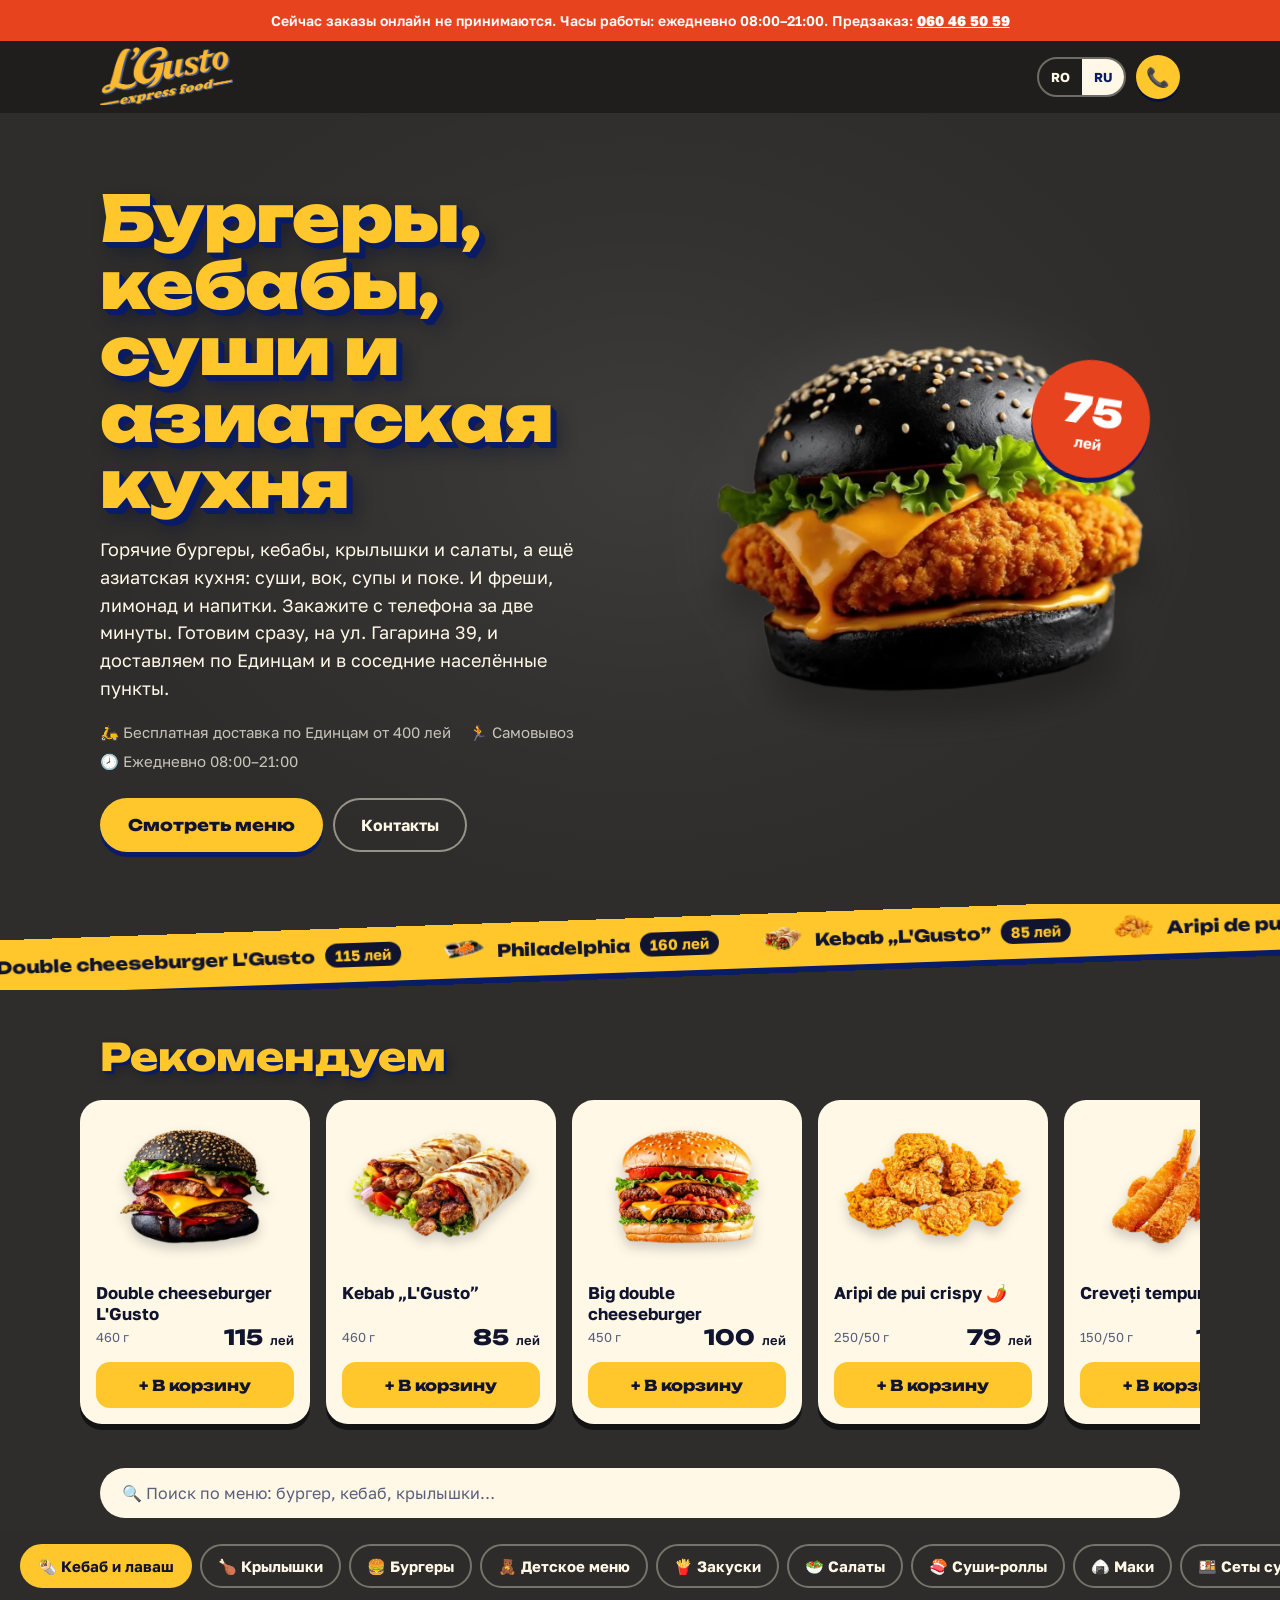
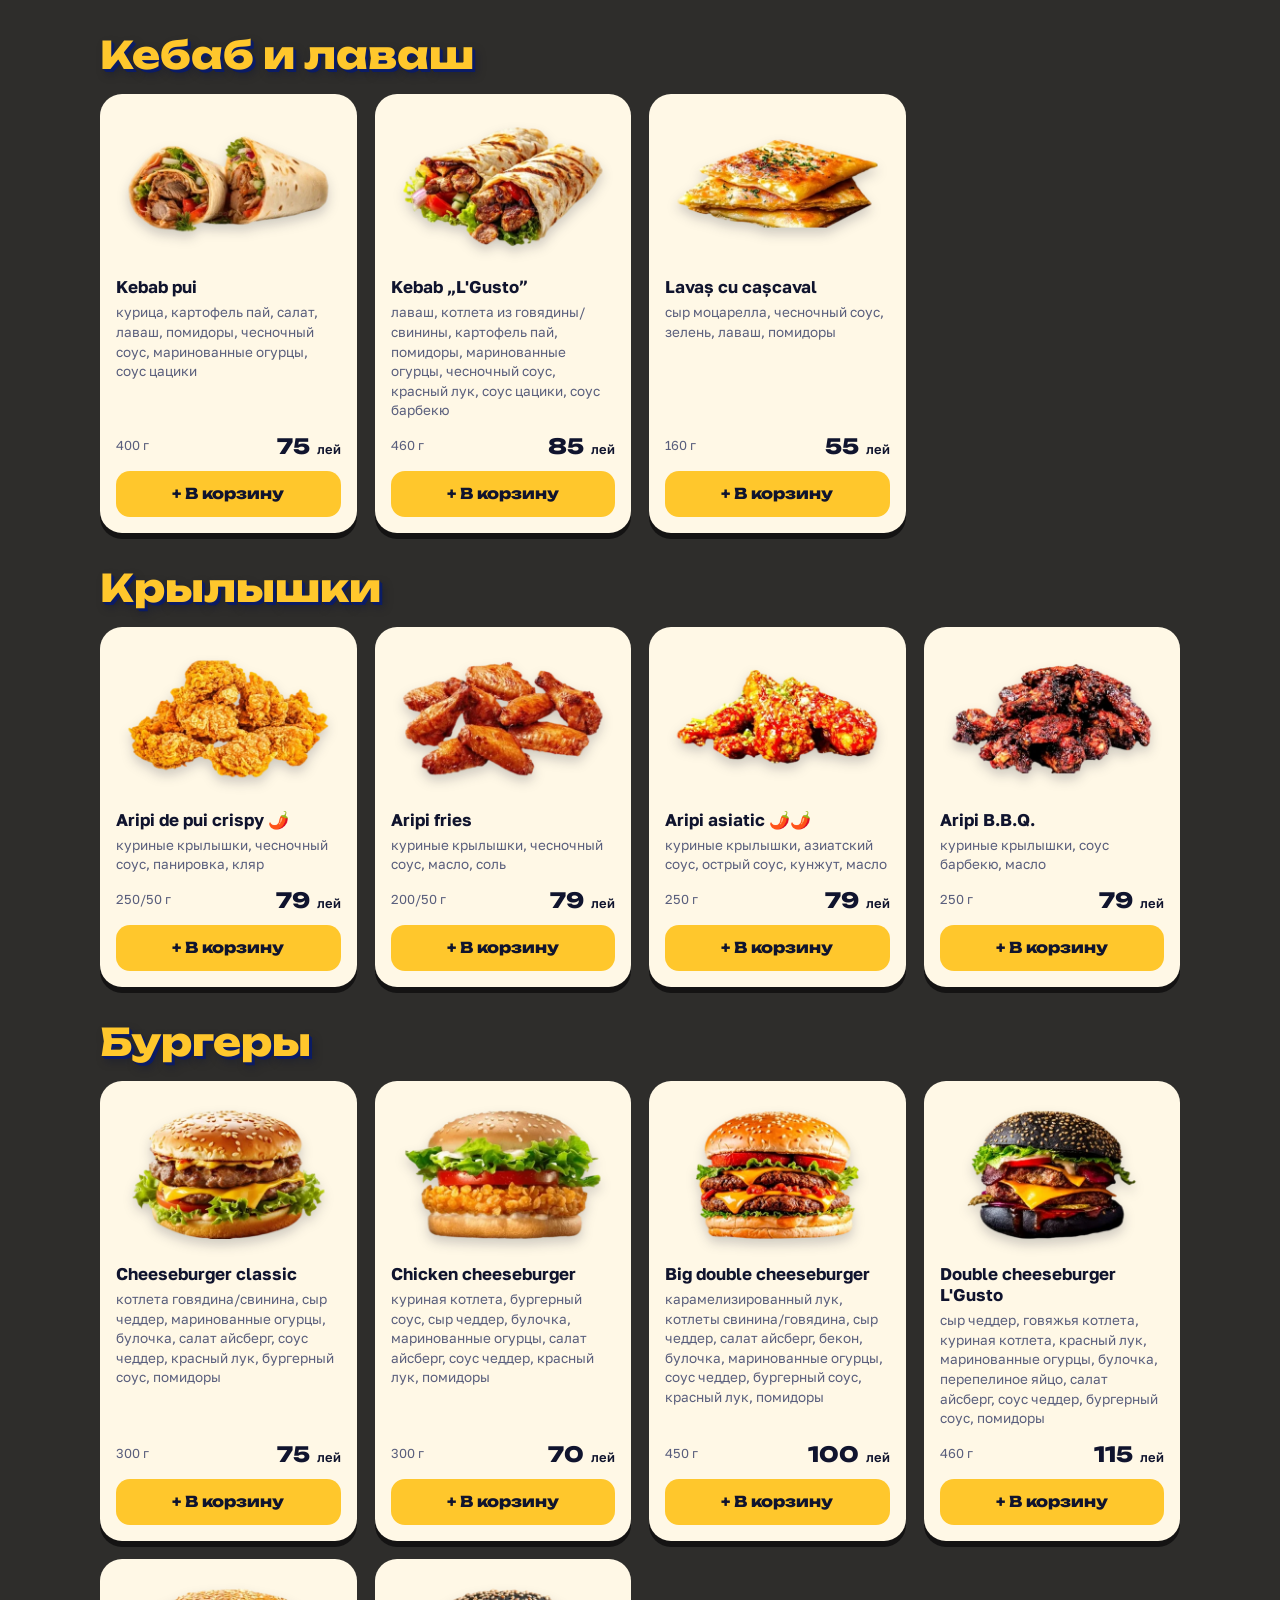
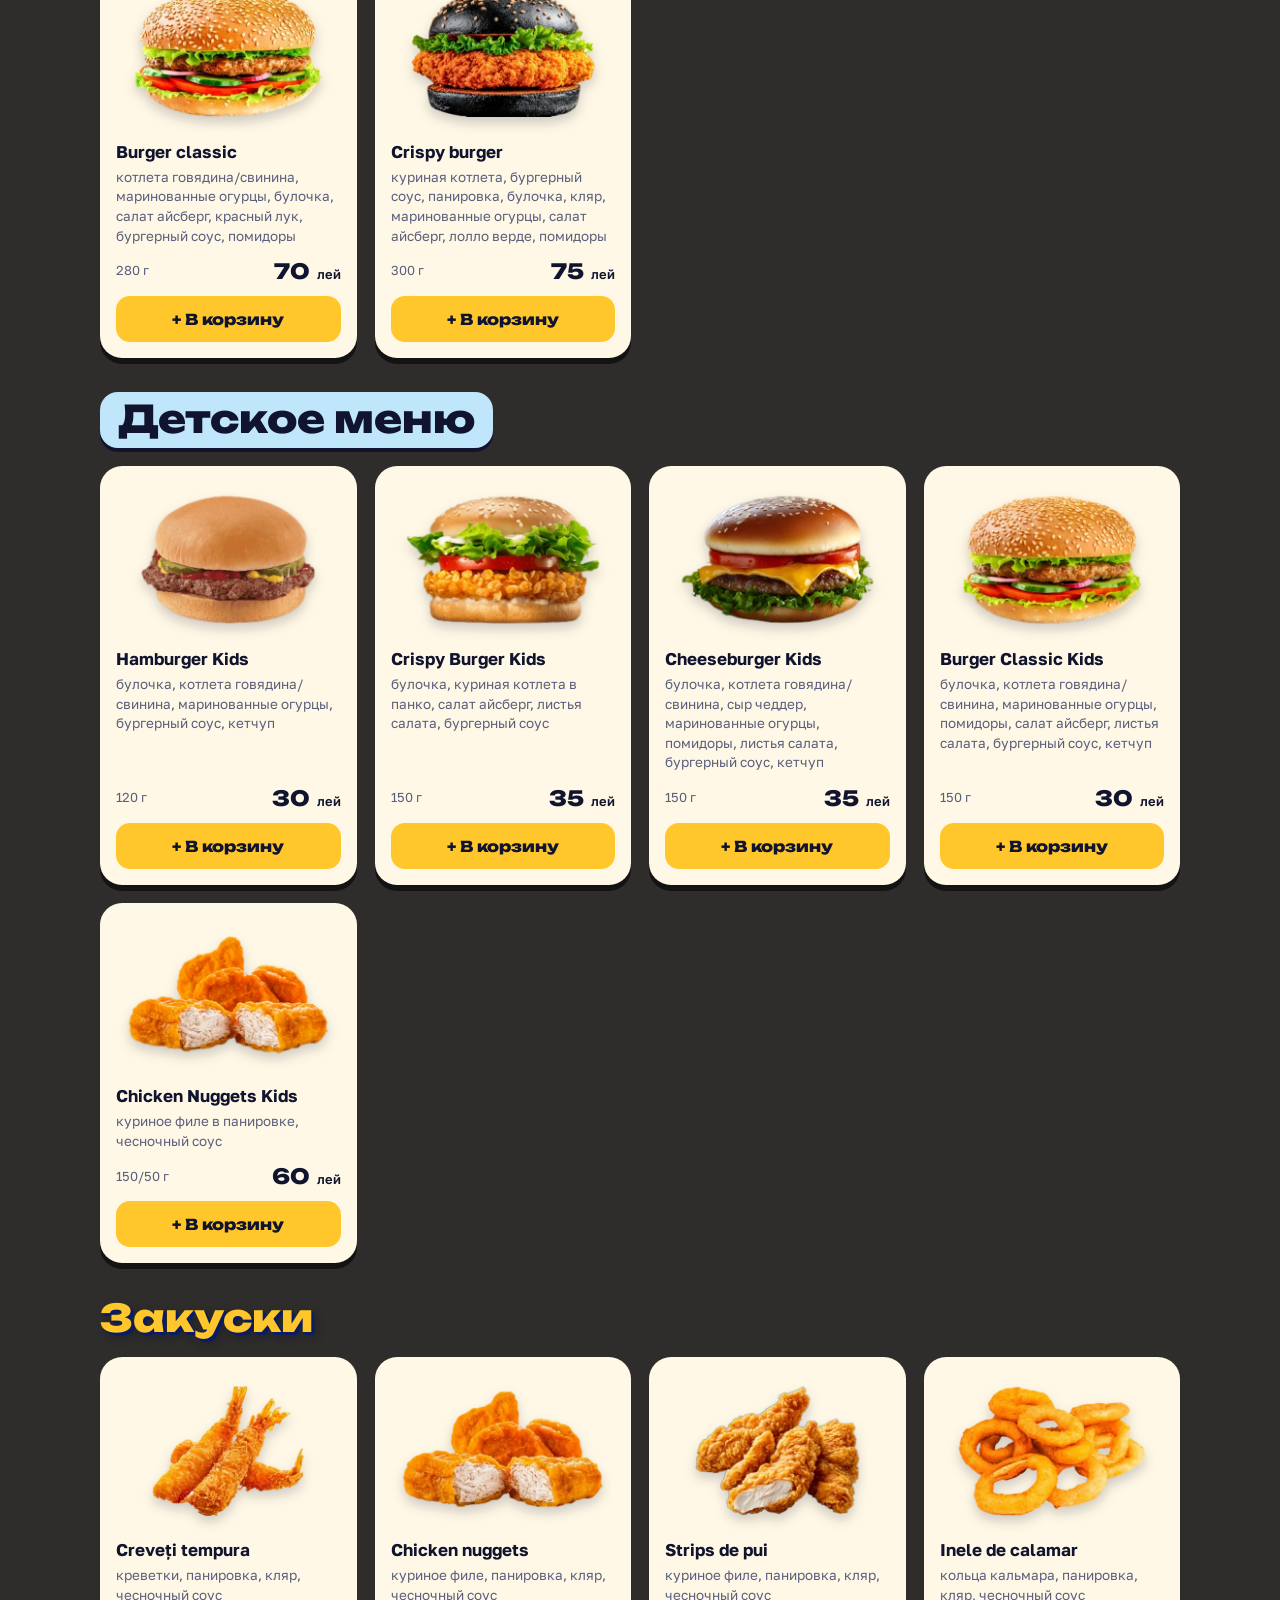
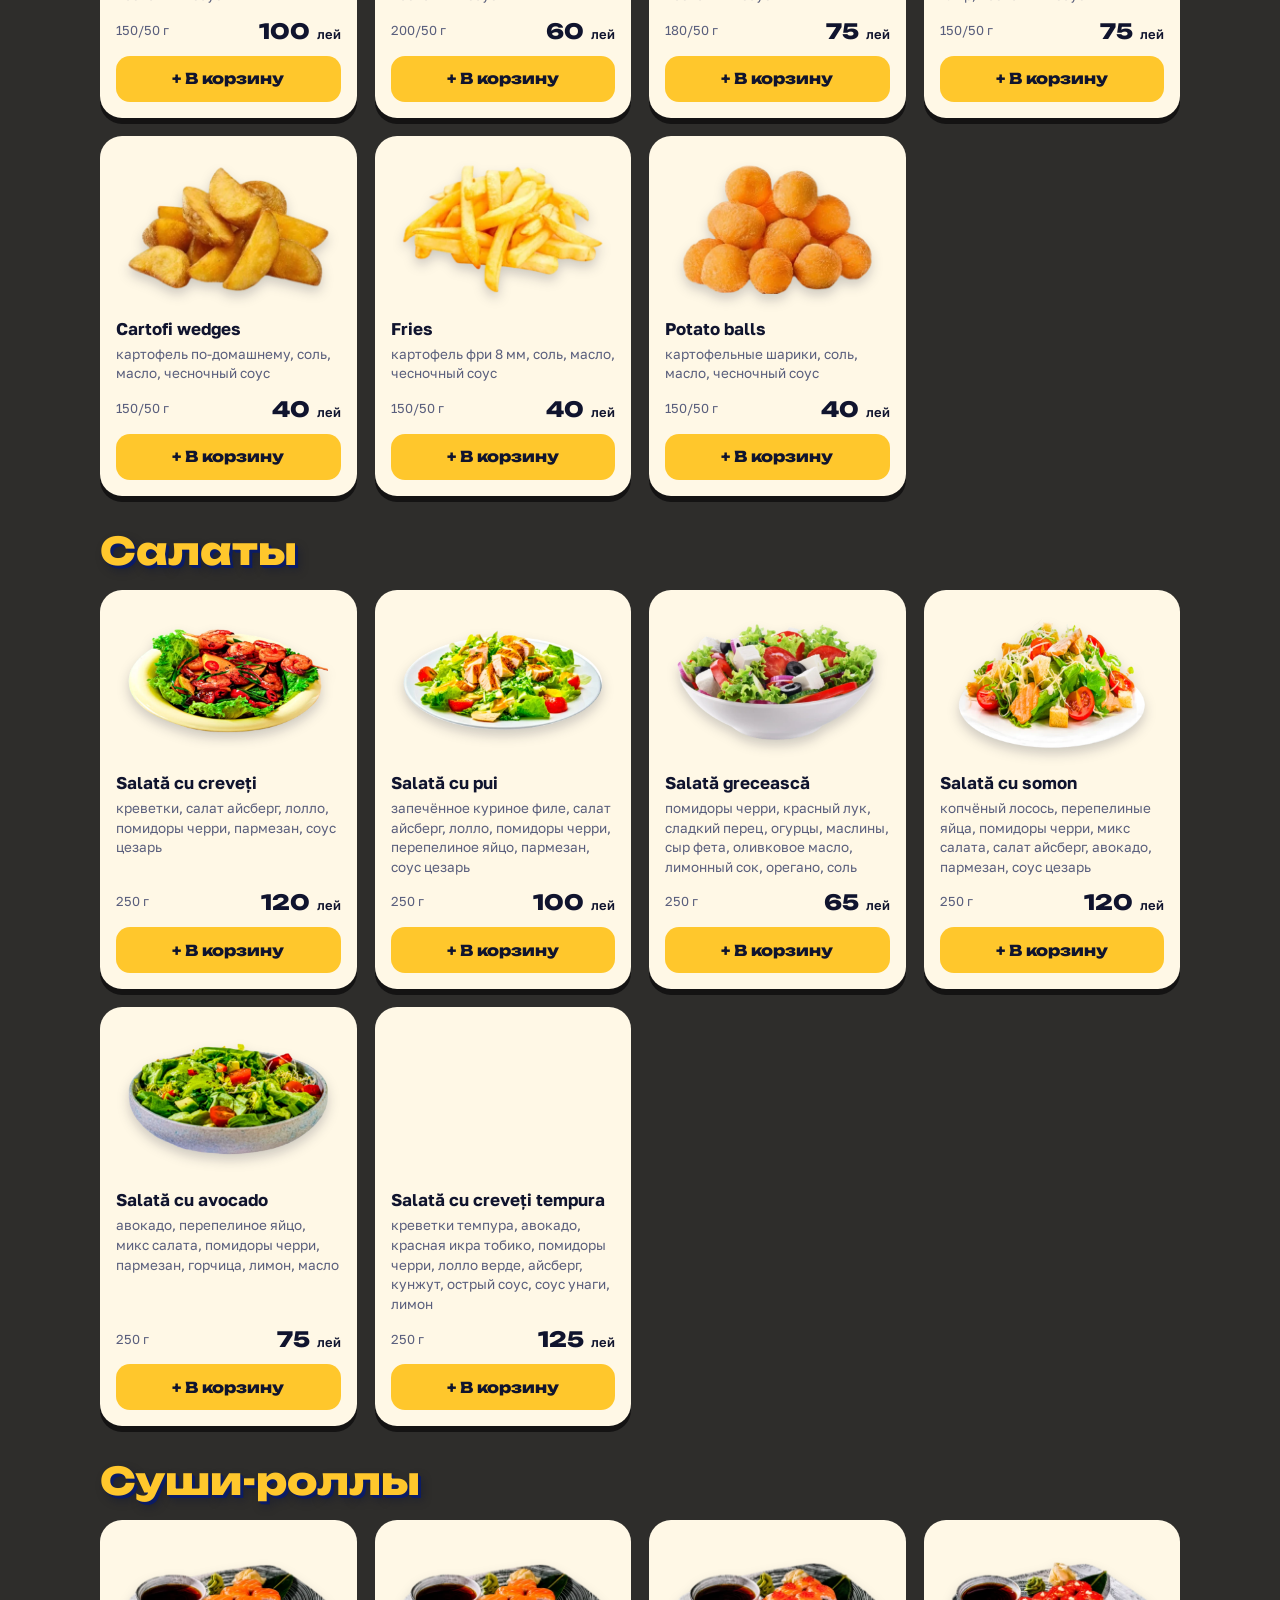
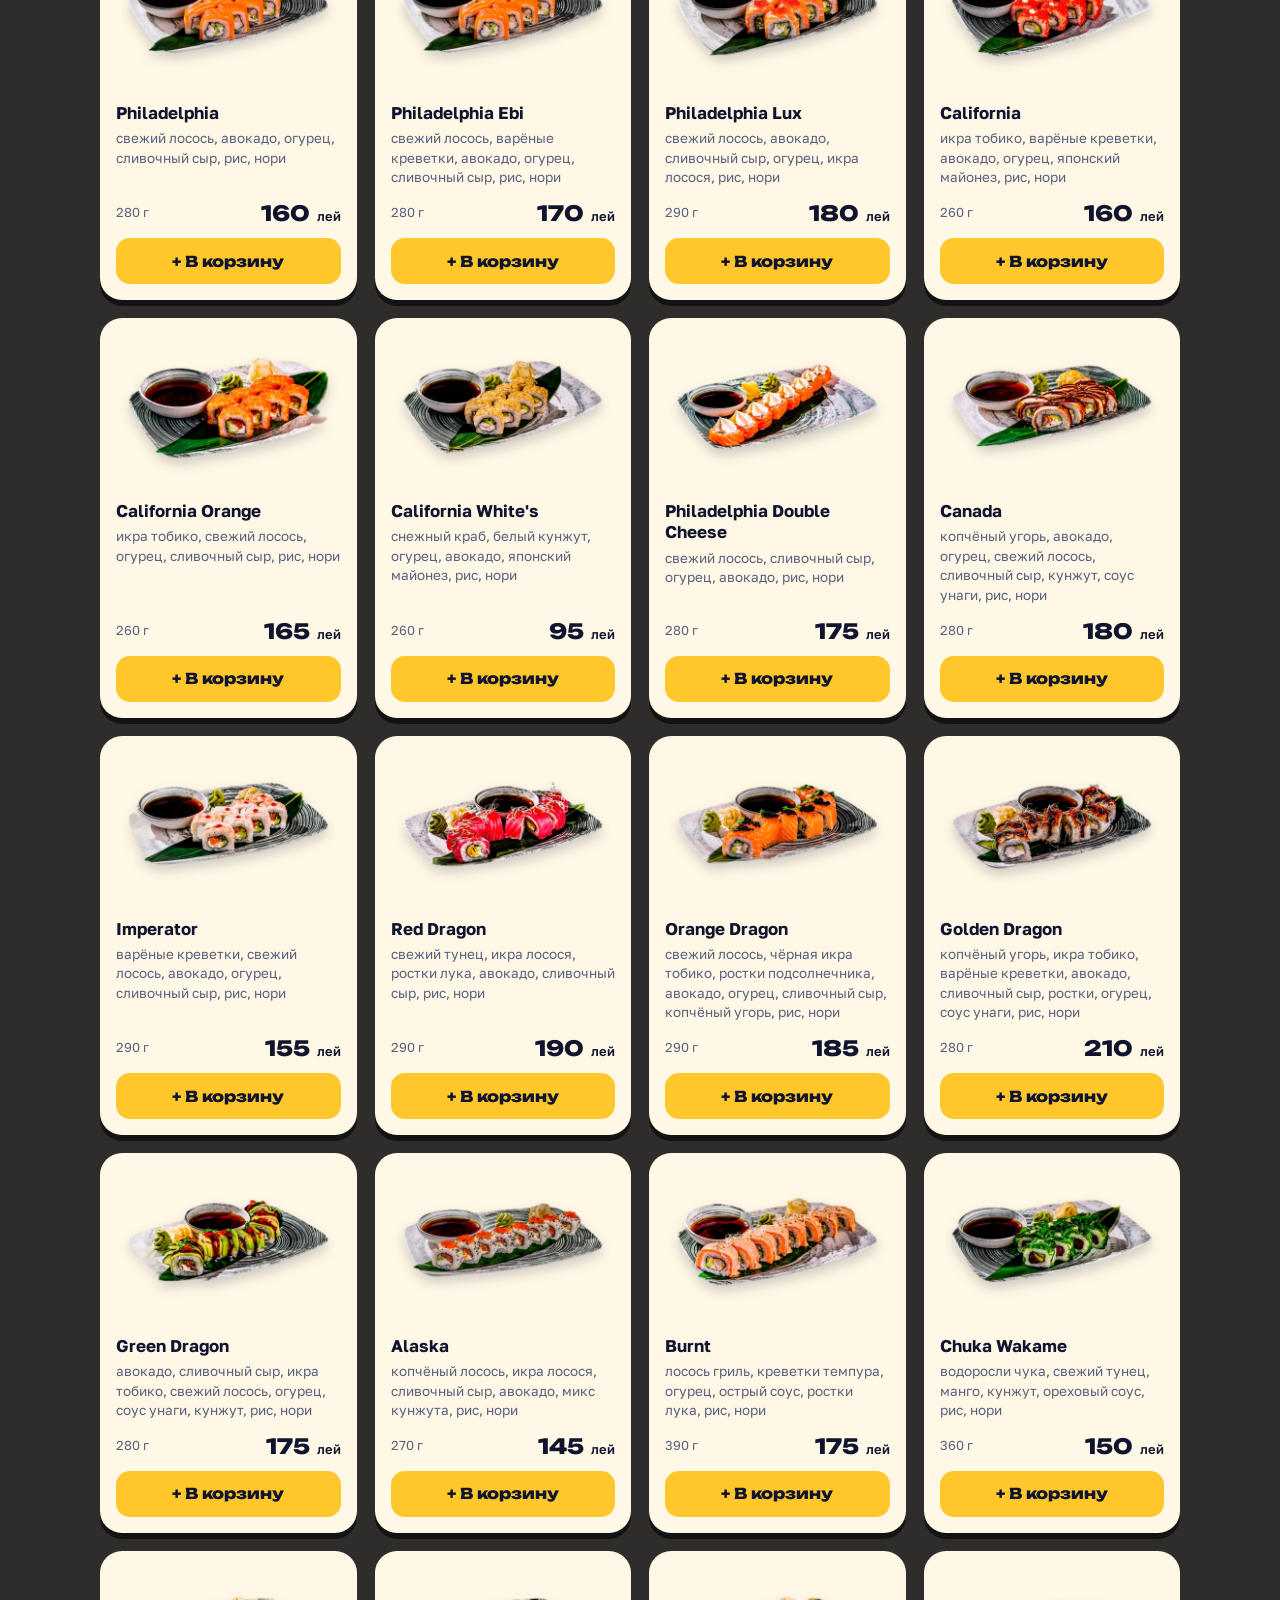
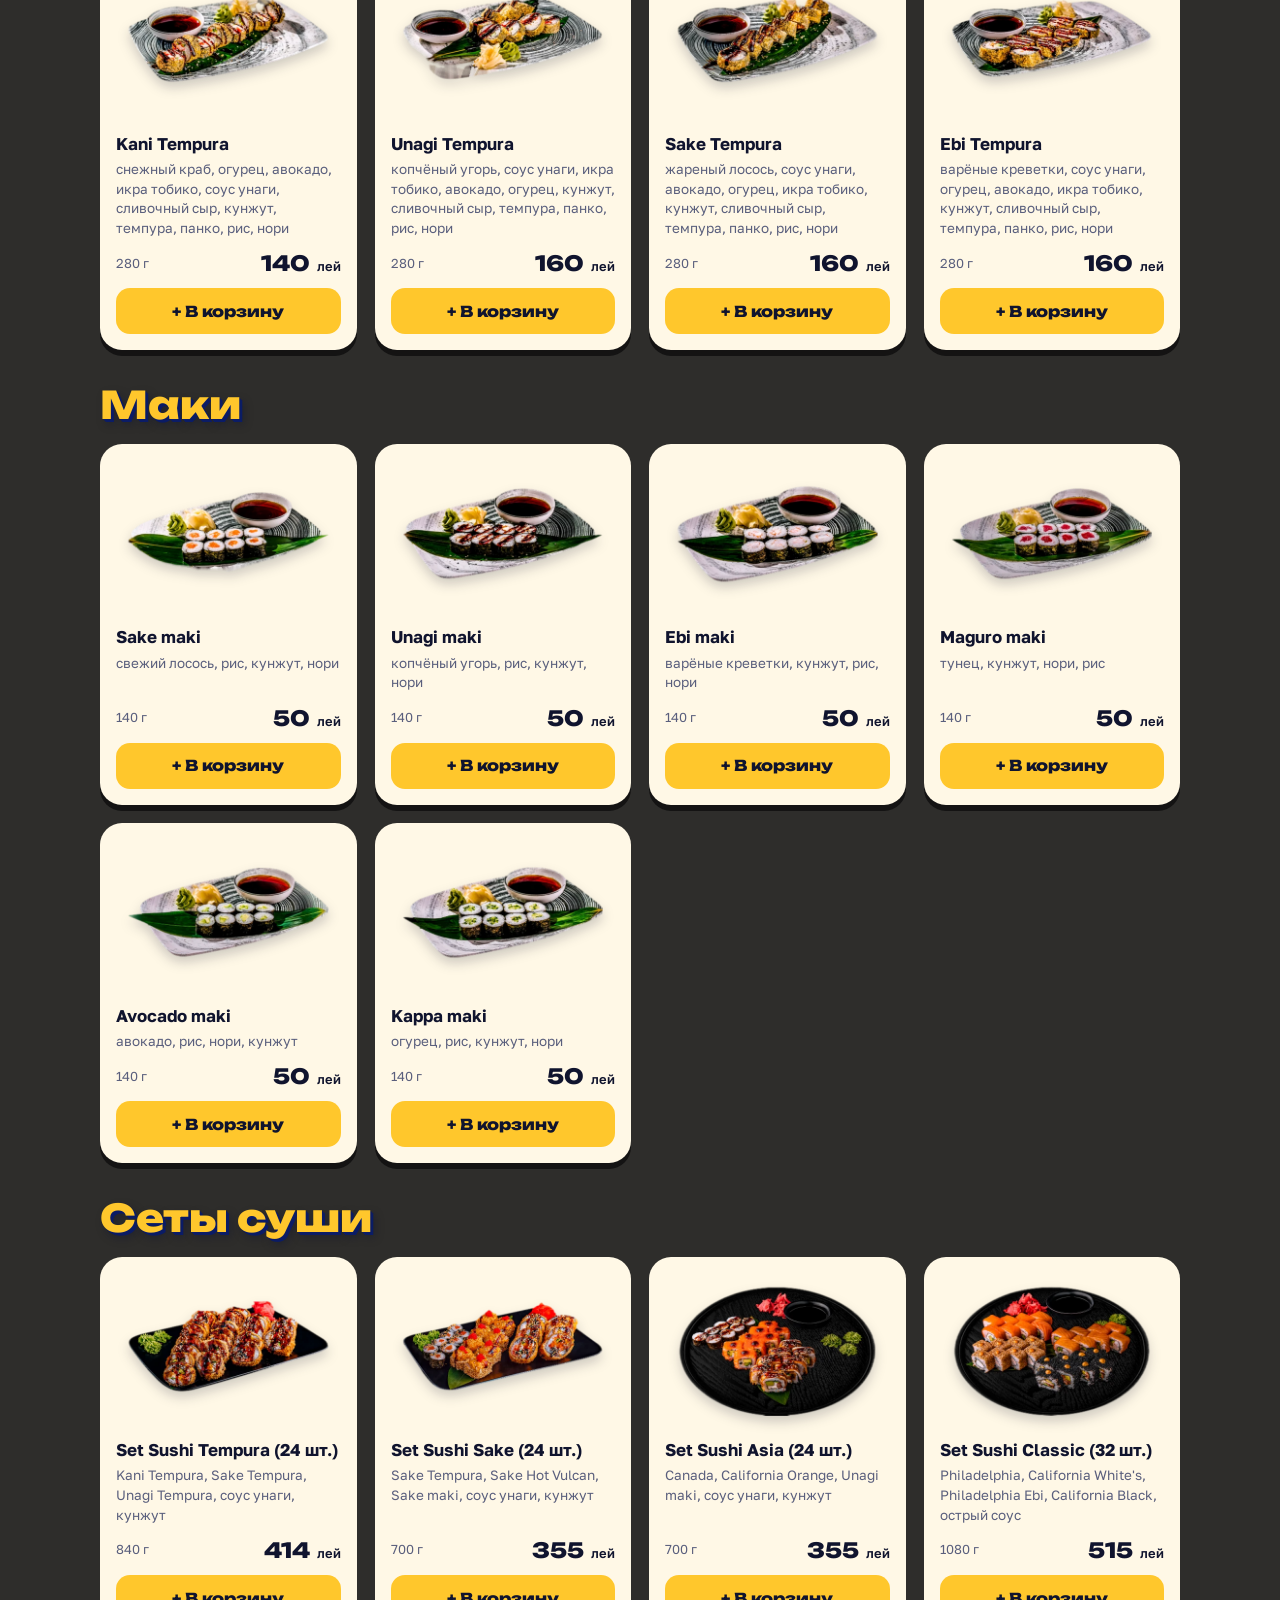
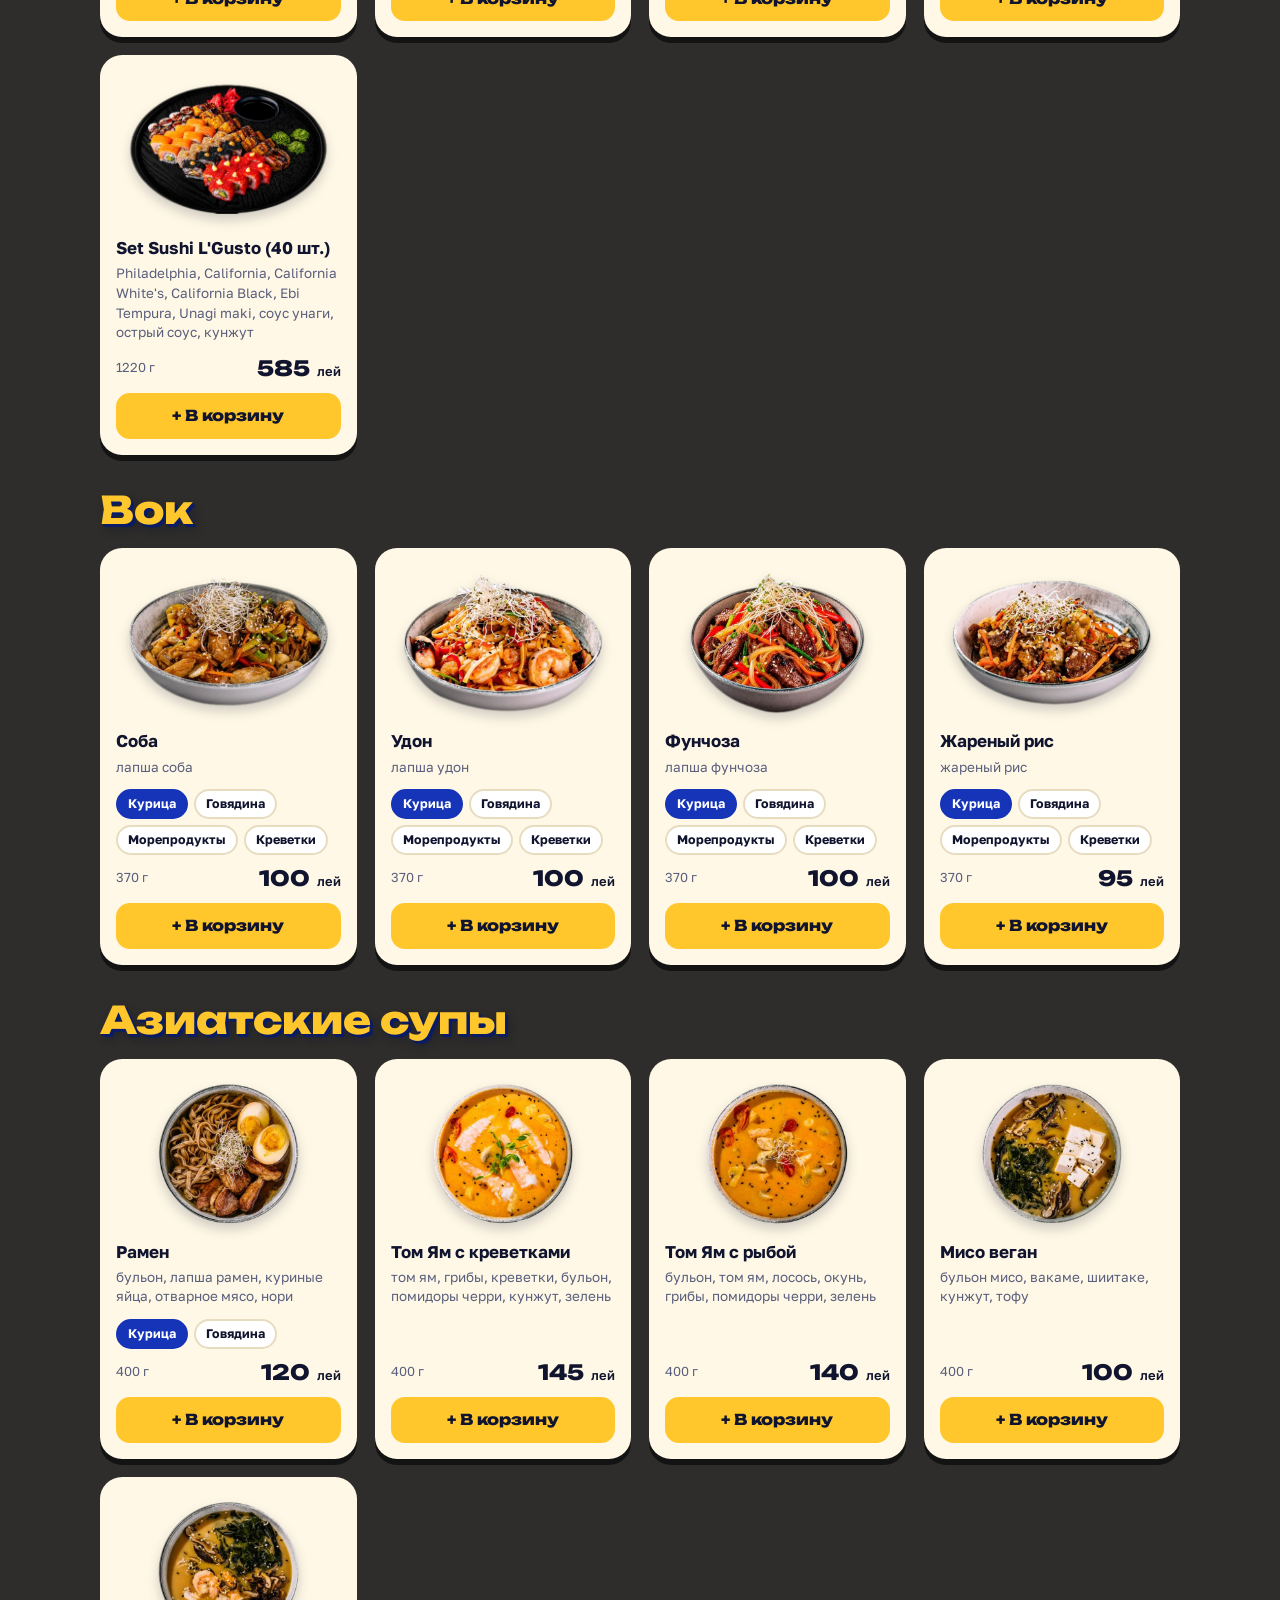
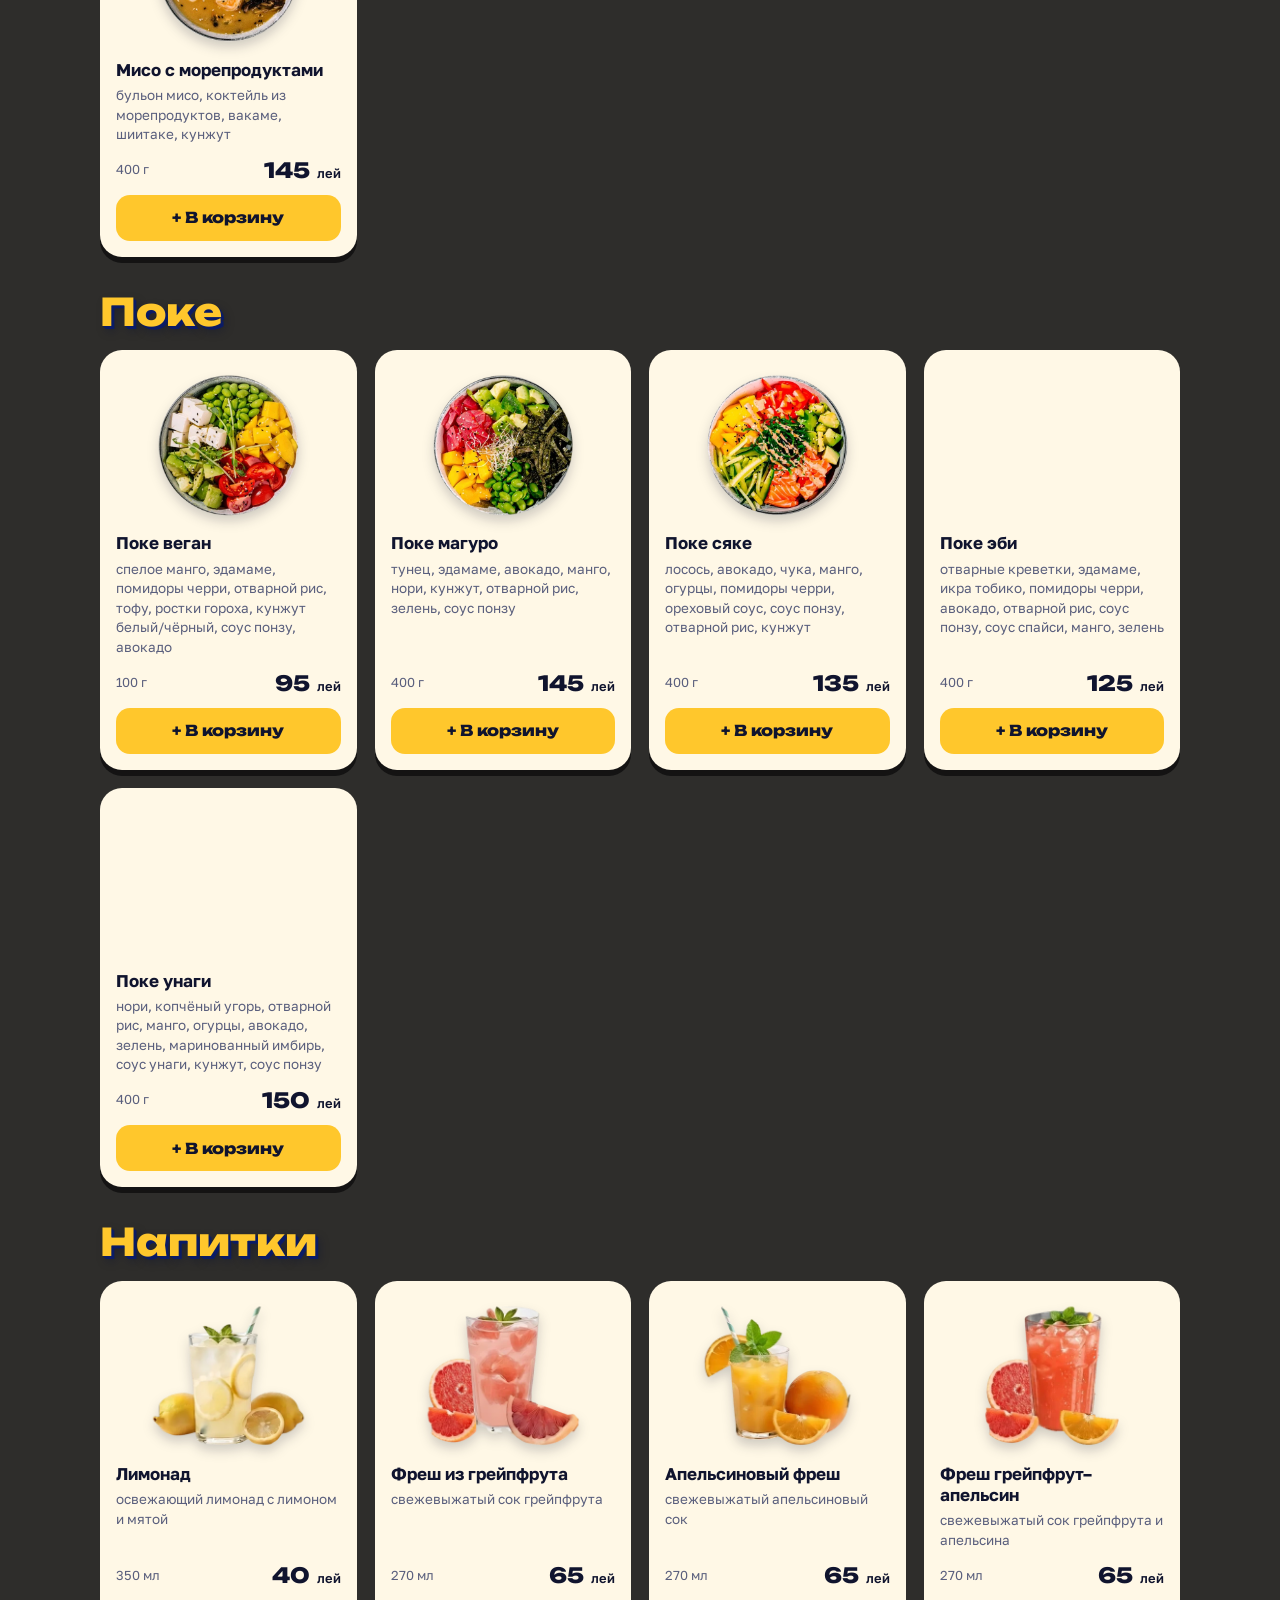
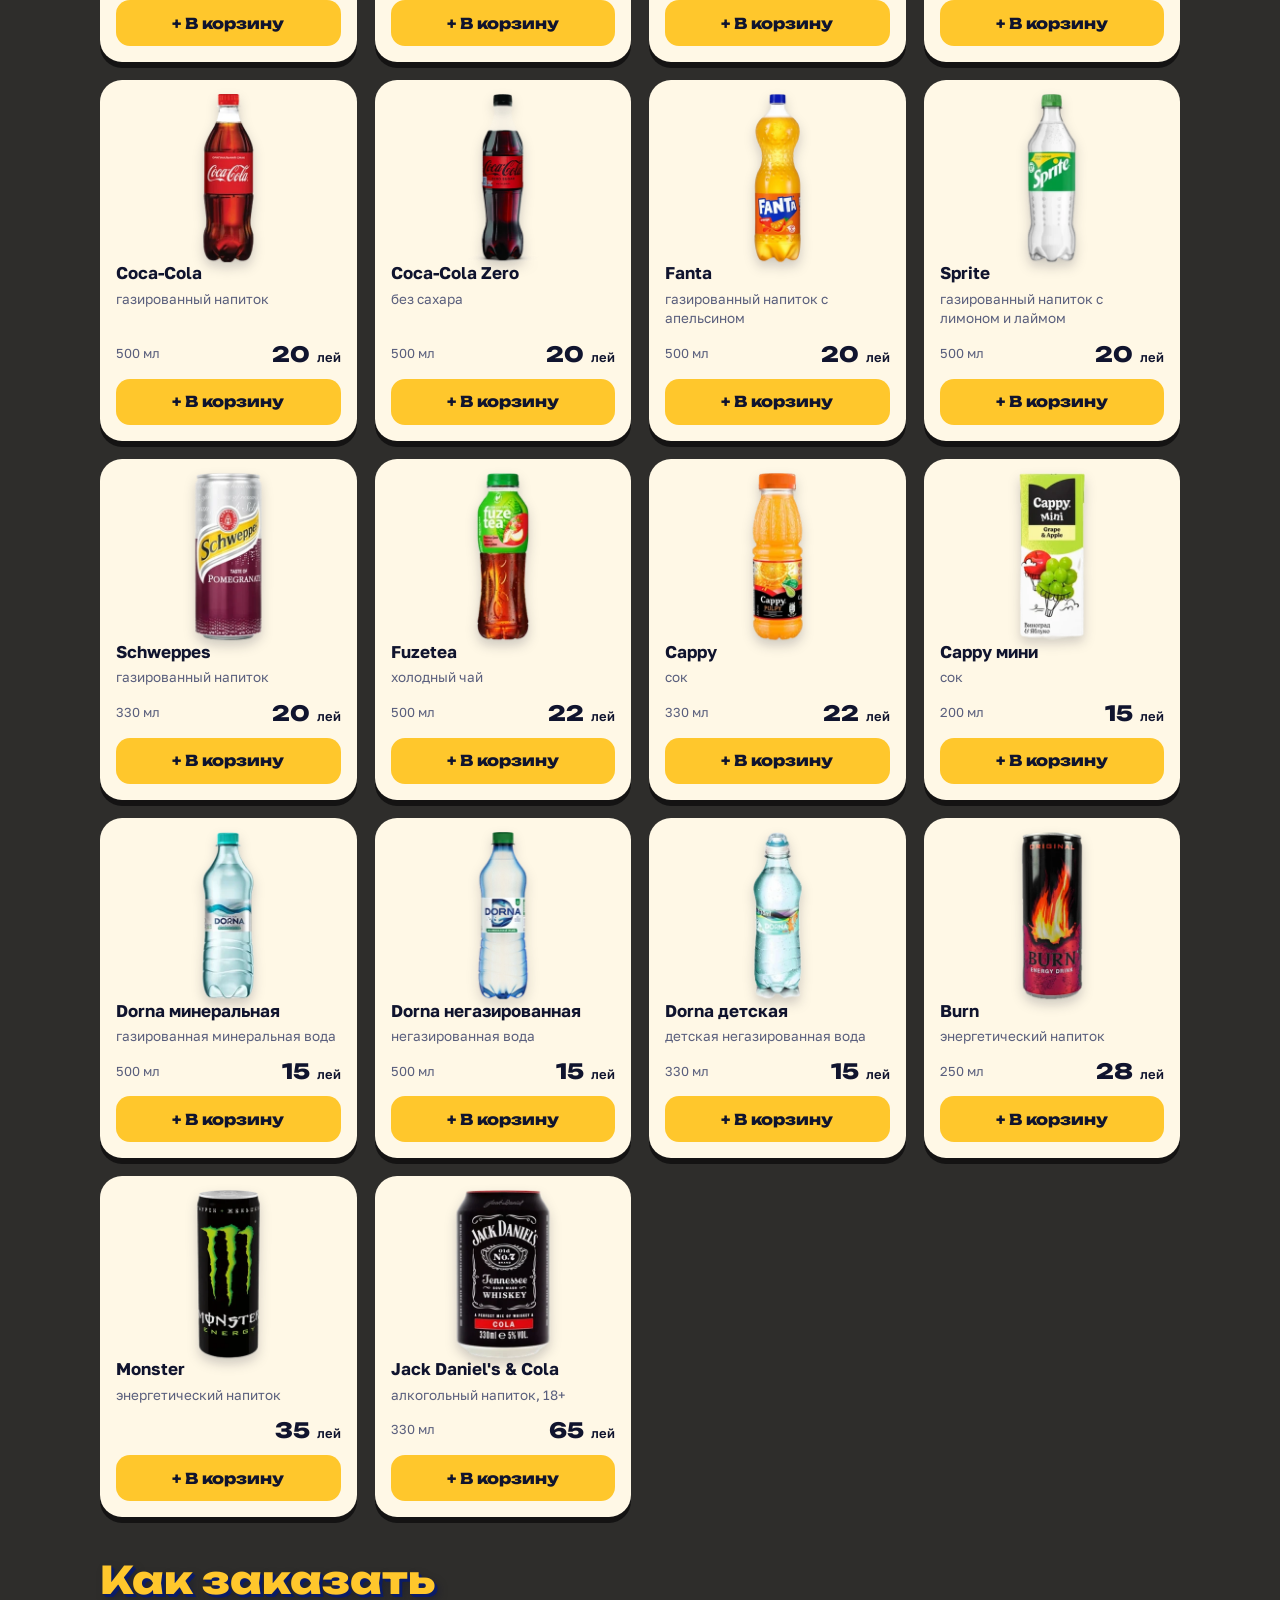
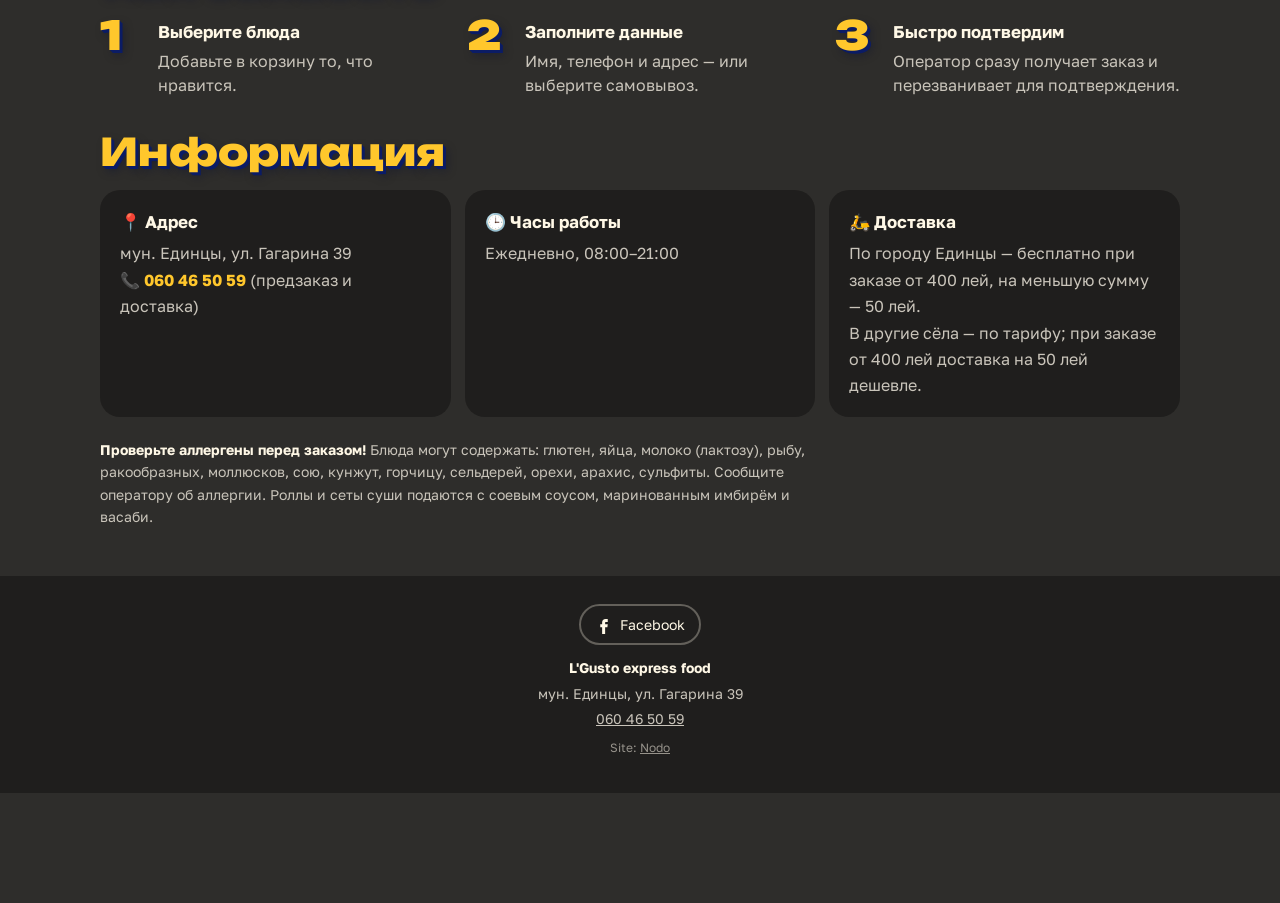
<file: ru/index.html>
<!DOCTYPE html>
<html lang="ru" data-base="../"><head>
<meta charset="UTF-8">
<meta name="viewport" content="width=device-width, initial-scale=1, viewport-fit=cover">
<meta name="theme-color" content="#1F1E1D">
<title>L'Gusto Единцы — бургеры, кебаб, суши, вок, доставка</title>
<meta name="description" content="Бургеры, кебабы, суши и азиатская кухня в Единцах. Заказ онлайн: доставка по Единцам (бесплатно от 400 лей) и в соседние сёла, ежедневно 08:00–21:00, есть самовывоз. Тел. 060 46 50 59.">
<meta name="robots" content="index, follow, max-image-preview:large">
<link rel="canonical" href="https://elgusto.onrender.com/ru/">
<link rel="alternate" hreflang="ro" href="https://elgusto.onrender.com/">
<link rel="alternate" hreflang="ru" href="https://elgusto.onrender.com/ru/">
<link rel="alternate" hreflang="x-default" href="https://elgusto.onrender.com/">
<meta property="og:type" content="website">
<meta property="og:site_name" content="L'Gusto express food">
<meta property="og:title" content="L'Gusto Единцы — бургеры, кебаб, суши, вок, доставка">
<meta property="og:description" content="Бургеры, кебабы, суши и азиатская кухня в Единцах. Заказ онлайн: доставка по Единцам (бесплатно от 400 лей) и в соседние сёла, ежедневно 08:00–21:00, есть самовывоз. Тел. 060 46 50 59.">
<meta property="og:url" content="https://elgusto.onrender.com/ru/">
<meta property="og:image" content="https://elgusto.onrender.com/img/og.jpg?v=2">
<meta property="og:image:width" content="1200"><meta property="og:image:height" content="630">
<meta property="og:image:alt" content="L'Gusto express food">
<meta property="og:locale" content="ru_MD"><meta property="og:locale:alternate" content="ro_MD">
<meta name="twitter:card" content="summary_large_image">
<meta name="twitter:title" content="L'Gusto Единцы — бургеры, кебаб, суши, вок, доставка">
<meta name="twitter:description" content="Бургеры, кебабы, суши и азиатская кухня в Единцах. Заказ онлайн: доставка по Единцам (бесплатно от 400 лей) и в соседние сёла, ежедневно 08:00–21:00, есть самовывоз. Тел. 060 46 50 59.">
<meta name="twitter:image" content="https://elgusto.onrender.com/img/og.jpg?v=2">
<link rel="manifest" href="../manifest.json">
<link rel="icon" href="../icons/icon-192.png">
<link rel="apple-touch-icon" href="../icons/apple-touch-icon.png">
<link rel="preload" href="../img/logo-new.webp" as="image" type="image/webp">
<link rel="preconnect" href="https://fonts.googleapis.com"><link rel="preconnect" href="https://fonts.gstatic.com" crossorigin="">
<link rel="preload" as="style" href="https://fonts.googleapis.com/css2?family=Golos+Text:wght@400;500;600;700&amp;family=Unbounded:wght@700;800;900&amp;display=swap">
<link href="https://fonts.googleapis.com/css2?family=Golos+Text:wght@400;500;600;700&amp;family=Unbounded:wght@700;800;900&amp;display=swap" rel="stylesheet">
<link rel="stylesheet" href="../css/site.css?v=0d92d3bb">
<script type="application/ld+json">{"@context": "https://schema.org", "@type": ["Restaurant", "FastFoodRestaurant"], "@id": "https://elgusto.onrender.com/#restaurant", "name": "L'Gusto", "alternateName": "L'Gusto express food", "url": "https://elgusto.onrender.com/ru/", "inLanguage": "ru", "image": "https://elgusto.onrender.com/img/og.jpg?v=2", "logo": "https://elgusto.onrender.com/icons/icon-512.png", "telephone": "+37360465059", "sameAs": ["https://www.facebook.com/share/1Vk7RXLr7c/"], "priceRange": "15–585 MDL", "currenciesAccepted": "MDL", "servesCuisine": ["Burgers", "Kebab", "Sushi", "Asian", "Fast food"], "acceptsReservations": false, "address": {"@type": "PostalAddress", "streetAddress": "str. Gagarin 39", "addressLocality": "Edineț", "addressRegion": "Edineț", "addressCountry": "MD"}, "areaServed": {"@type": "City", "name": "Edineț"}, "openingHoursSpecification": [{"@type": "OpeningHoursSpecification", "dayOfWeek": ["Monday", "Tuesday", "Wednesday", "Thursday", "Friday", "Saturday", "Sunday"], "opens": "08:00", "closes": "21:00"}], "hasMenu": {"@type": "Menu", "name": "Меню L'Gusto", "inLanguage": "ru", "hasMenuSection": [{"@type": "MenuSection", "name": "Кебаб и лаваш", "hasMenuItem": [{"@type": "MenuItem", "name": "Kebab pui", "offers": {"@type": "Offer", "price": 75, "priceCurrency": "MDL"}, "description": "курица, картофель пай, салат, лаваш, помидоры, чесночный соус, маринованные огурцы, соус цацики", "image": "https://elgusto.onrender.com/img/kebab-pui.webp?v=3"}, {"@type": "MenuItem", "name": "Kebab „L'Gusto”", "offers": {"@type": "Offer", "price": 85, "priceCurrency": "MDL"}, "description": "лаваш, котлета из говядины/свинины, картофель пай, помидоры, маринованные огурцы, чесночный соус, красный лук, соус цацики, соус барбекю", "image": "https://elgusto.onrender.com/img/kebab-lgusto.webp?v=3"}, {"@type": "MenuItem", "name": "Lavaș cu cașcaval", "offers": {"@type": "Offer", "price": 55, "priceCurrency": "MDL"}, "description": "сыр моцарелла, чесночный соус, зелень, лаваш, помидоры", "image": "https://elgusto.onrender.com/img/lavas-cascaval.webp?v=3"}]}, {"@type": "MenuSection", "name": "Крылышки", "hasMenuItem": [{"@type": "MenuItem", "name": "Aripi de pui crispy 🌶️", "offers": {"@type": "Offer", "price": 79, "priceCurrency": "MDL"}, "description": "куриные крылышки, чесночный соус, панировка, кляр", "image": "https://elgusto.onrender.com/img/aripi-crispy.webp?v=3"}, {"@type": "MenuItem", "name": "Aripi fries", "offers": {"@type": "Offer", "price": 79, "priceCurrency": "MDL"}, "description": "куриные крылышки, чесночный соус, масло, соль", "image": "https://elgusto.onrender.com/img/aripi-fries.webp?v=3"}, {"@type": "MenuItem", "name": "Aripi asiatic 🌶️🌶️", "offers": {"@type": "Offer", "price": 79, "priceCurrency": "MDL"}, "description": "куриные крылышки, азиатский соус, острый соус, кунжут, масло", "image": "https://elgusto.onrender.com/img/aripi-asiatic.webp?v=3"}, {"@type": "MenuItem", "name": "Aripi B.B.Q.", "offers": {"@type": "Offer", "price": 79, "priceCurrency": "MDL"}, "description": "куриные крылышки, соус барбекю, масло", "image": "https://elgusto.onrender.com/img/aripi-bbq.webp?v=3"}]}, {"@type": "MenuSection", "name": "Бургеры", "hasMenuItem": [{"@type": "MenuItem", "name": "Cheeseburger classic", "offers": {"@type": "Offer", "price": 75, "priceCurrency": "MDL"}, "description": "котлета говядина/свинина, сыр чеддер, маринованные огурцы, булочка, салат айсберг, соус чеддер, красный лук, бургерный соус, помидоры", "image": "https://elgusto.onrender.com/img/cheeseburger-classic.webp?v=3"}, {"@type": "MenuItem", "name": "Chicken cheeseburger", "offers": {"@type": "Offer", "price": 70, "priceCurrency": "MDL"}, "description": "куриная котлета, бургерный соус, сыр чеддер, булочка, маринованные огурцы, салат айсберг, соус чеддер, красный лук, помидоры", "image": "https://elgusto.onrender.com/img/chicken-cheeseburger.webp?v=3"}, {"@type": "MenuItem", "name": "Big double cheeseburger", "offers": {"@type": "Offer", "price": 100, "priceCurrency": "MDL"}, "description": "карамелизированный лук, котлеты свинина/говядина, сыр чеддер, салат айсберг, бекон, булочка, маринованные огурцы, соус чеддер, бургерный соус, красный лук, помидоры", "image": "https://elgusto.onrender.com/img/big-double-cheeseburger.webp?v=3"}, {"@type": "MenuItem", "name": "Double cheeseburger L'Gusto", "offers": {"@type": "Offer", "price": 115, "priceCurrency": "MDL"}, "description": "сыр чеддер, говяжья котлета, куриная котлета, красный лук, маринованные огурцы, булочка, перепелиное яйцо, салат айсберг, соус чеддер, бургерный соус, помидоры", "image": "https://elgusto.onrender.com/img/double-cheeseburger-lgusto.webp?v=3"}, {"@type": "MenuItem", "name": "Burger classic", "offers": {"@type": "Offer", "price": 70, "priceCurrency": "MDL"}, "description": "котлета говядина/свинина, маринованные огурцы, булочка, салат айсберг, красный лук, бургерный соус, помидоры", "image": "https://elgusto.onrender.com/img/burger-classic.webp?v=3"}, {"@type": "MenuItem", "name": "Crispy burger", "offers": {"@type": "Offer", "price": 75, "priceCurrency": "MDL"}, "description": "куриная котлета, бургерный соус, панировка, булочка, кляр, маринованные огурцы, салат айсберг, лолло верде, помидоры", "image": "https://elgusto.onrender.com/img/crispy-burger.webp?v=3"}]}, {"@type": "MenuSection", "name": "Детское меню", "hasMenuItem": [{"@type": "MenuItem", "name": "Hamburger Kids", "offers": {"@type": "Offer", "price": 30, "priceCurrency": "MDL"}, "description": "булочка, котлета говядина/свинина, маринованные огурцы, бургерный соус, кетчуп", "image": "https://elgusto.onrender.com/img/kids-hamburger.webp?v=1"}, {"@type": "MenuItem", "name": "Crispy Burger Kids", "offers": {"@type": "Offer", "price": 35, "priceCurrency": "MDL"}, "description": "булочка, куриная котлета в панко, салат айсберг, листья салата, бургерный соус", "image": "https://elgusto.onrender.com/img/kids-crispy.webp?v=1"}, {"@type": "MenuItem", "name": "Cheeseburger Kids", "offers": {"@type": "Offer", "price": 35, "priceCurrency": "MDL"}, "description": "булочка, котлета говядина/свинина, сыр чеддер, маринованные огурцы, помидоры, листья салата, бургерный соус, кетчуп", "image": "https://elgusto.onrender.com/img/kids-cheeseburger.webp?v=1"}, {"@type": "MenuItem", "name": "Burger Classic Kids", "offers": {"@type": "Offer", "price": 30, "priceCurrency": "MDL"}, "description": "булочка, котлета говядина/свинина, маринованные огурцы, помидоры, салат айсберг, листья салата, бургерный соус, кетчуп", "image": "https://elgusto.onrender.com/img/kids-burger-classic.webp?v=1"}, {"@type": "MenuItem", "name": "Chicken Nuggets Kids", "offers": {"@type": "Offer", "price": 60, "priceCurrency": "MDL"}, "description": "куриное филе в панировке, чесночный соус", "image": "https://elgusto.onrender.com/img/kids-nuggets.webp?v=1"}]}, {"@type": "MenuSection", "name": "Закуски", "hasMenuItem": [{"@type": "MenuItem", "name": "Creveți tempura", "offers": {"@type": "Offer", "price": 100, "priceCurrency": "MDL"}, "description": "креветки, панировка, кляр, чесночный соус", "image": "https://elgusto.onrender.com/img/creveti-tempura.webp?v=3"}, {"@type": "MenuItem", "name": "Chicken nuggets", "offers": {"@type": "Offer", "price": 60, "priceCurrency": "MDL"}, "description": "куриное филе, панировка, кляр, чесночный соус", "image": "https://elgusto.onrender.com/img/chicken-nuggets.webp?v=3"}, {"@type": "MenuItem", "name": "Strips de pui", "offers": {"@type": "Offer", "price": 75, "priceCurrency": "MDL"}, "description": "куриное филе, панировка, кляр, чесночный соус", "image": "https://elgusto.onrender.com/img/strips-pui.webp?v=1"}, {"@type": "MenuItem", "name": "Inele de calamar", "offers": {"@type": "Offer", "price": 75, "priceCurrency": "MDL"}, "description": "кольца кальмара, панировка, кляр, чесночный соус", "image": "https://elgusto.onrender.com/img/inele-calamar.webp?v=3"}, {"@type": "MenuItem", "name": "Cartofi wedges", "offers": {"@type": "Offer", "price": 40, "priceCurrency": "MDL"}, "description": "картофель по-домашнему, соль, масло, чесночный соус", "image": "https://elgusto.onrender.com/img/cartofi-wedges.webp?v=3"}, {"@type": "MenuItem", "name": "Fries", "offers": {"@type": "Offer", "price": 40, "priceCurrency": "MDL"}, "description": "картофель фри 8 мм, соль, масло, чесночный соус", "image": "https://elgusto.onrender.com/img/fries.webp?v=3"}, {"@type": "MenuItem", "name": "Potato balls", "offers": {"@type": "Offer", "price": 40, "priceCurrency": "MDL"}, "description": "картофельные шарики, соль, масло, чесночный соус", "image": "https://elgusto.onrender.com/img/potato-balls.webp?v=3"}]}, {"@type": "MenuSection", "name": "Салаты", "hasMenuItem": [{"@type": "MenuItem", "name": "Salată cu creveți", "offers": {"@type": "Offer", "price": 120, "priceCurrency": "MDL"}, "description": "креветки, салат айсберг, лолло, помидоры черри, пармезан, соус цезарь", "image": "https://elgusto.onrender.com/img/salata-creveti.webp?v=7"}, {"@type": "MenuItem", "name": "Salată cu pui", "offers": {"@type": "Offer", "price": 100, "priceCurrency": "MDL"}, "description": "запечённое куриное филе, салат айсберг, лолло, помидоры черри, перепелиное яйцо, пармезан, соус цезарь", "image": "https://elgusto.onrender.com/img/salata-pui.webp?v=7"}, {"@type": "MenuItem", "name": "Salată grecească", "offers": {"@type": "Offer", "price": 65, "priceCurrency": "MDL"}, "description": "помидоры черри, красный лук, сладкий перец, огурцы, маслины, сыр фета, оливковое масло, лимонный сок, орегано, соль", "image": "https://elgusto.onrender.com/img/salata-greceasca.webp?v=7"}, {"@type": "MenuItem", "name": "Salată cu somon", "offers": {"@type": "Offer", "price": 120, "priceCurrency": "MDL"}, "description": "копчёный лосось, перепелиные яйца, помидоры черри, микс салата, салат айсберг, авокадо, пармезан, соус цезарь", "image": "https://elgusto.onrender.com/img/salata-somon.webp?v=7"}, {"@type": "MenuItem", "name": "Salată cu avocado", "offers": {"@type": "Offer", "price": 75, "priceCurrency": "MDL"}, "description": "авокадо, перепелиное яйцо, микс салата, помидоры черри, пармезан, горчица, лимон, масло", "image": "https://elgusto.onrender.com/img/salata-avocado.webp?v=7"}, {"@type": "MenuItem", "name": "Salată cu creveți tempura", "offers": {"@type": "Offer", "price": 125, "priceCurrency": "MDL"}, "description": "креветки темпура, авокадо, красная икра тобико, помидоры черри, лолло верде, айсберг, кунжут, острый соус, соус унаги, лимон", "image": "https://elgusto.onrender.com/img/salata-creveti-tempura.webp?v=7"}]}, {"@type": "MenuSection", "name": "Суши-роллы", "hasMenuItem": [{"@type": "MenuItem", "name": "Philadelphia", "offers": {"@type": "Offer", "price": 160, "priceCurrency": "MDL"}, "description": "свежий лосось, авокадо, огурец, сливочный сыр, рис, нори", "image": "https://elgusto.onrender.com/img/sushi-philadelphia.webp?v=3"}, {"@type": "MenuItem", "name": "Philadelphia Ebi", "offers": {"@type": "Offer", "price": 170, "priceCurrency": "MDL"}, "description": "свежий лосось, варёные креветки, авокадо, огурец, сливочный сыр, рис, нори", "image": "https://elgusto.onrender.com/img/sushi-philadelphia-ebi.webp?v=3"}, {"@type": "MenuItem", "name": "Philadelphia Lux", "offers": {"@type": "Offer", "price": 180, "priceCurrency": "MDL"}, "description": "свежий лосось, авокадо, сливочный сыр, огурец, икра лосося, рис, нори", "image": "https://elgusto.onrender.com/img/sushi-philadelphia-lux.webp?v=3"}, {"@type": "MenuItem", "name": "California", "offers": {"@type": "Offer", "price": 160, "priceCurrency": "MDL"}, "description": "икра тобико, варёные креветки, авокадо, огурец, японский майонез, рис, нори", "image": "https://elgusto.onrender.com/img/sushi-california.webp?v=3"}, {"@type": "MenuItem", "name": "California Orange", "offers": {"@type": "Offer", "price": 165, "priceCurrency": "MDL"}, "description": "икра тобико, свежий лосось, огурец, сливочный сыр, рис, нори", "image": "https://elgusto.onrender.com/img/sushi-california-orange.webp?v=3"}, {"@type": "MenuItem", "name": "California White's", "offers": {"@type": "Offer", "price": 95, "priceCurrency": "MDL"}, "description": "снежный краб, белый кунжут, огурец, авокадо, японский майонез, рис, нори", "image": "https://elgusto.onrender.com/img/sushi-california-whites.webp?v=3"}, {"@type": "MenuItem", "name": "Philadelphia Double Cheese", "offers": {"@type": "Offer", "price": 175, "priceCurrency": "MDL"}, "description": "свежий лосось, сливочный сыр, огурец, авокадо, рис, нори", "image": "https://elgusto.onrender.com/img/sushi-philadelphia-double-cheese.webp?v=3"}, {"@type": "MenuItem", "name": "Canada", "offers": {"@type": "Offer", "price": 180, "priceCurrency": "MDL"}, "description": "копчёный угорь, авокадо, огурец, свежий лосось, сливочный сыр, кунжут, соус унаги, рис, нори", "image": "https://elgusto.onrender.com/img/sushi-canada.webp?v=3"}, {"@type": "MenuItem", "name": "Imperator", "offers": {"@type": "Offer", "price": 155, "priceCurrency": "MDL"}, "description": "варёные креветки, свежий лосось, авокадо, огурец, сливочный сыр, рис, нори", "image": "https://elgusto.onrender.com/img/sushi-imperator.webp?v=3"}, {"@type": "MenuItem", "name": "Red Dragon", "offers": {"@type": "Offer", "price": 190, "priceCurrency": "MDL"}, "description": "свежий тунец, икра лосося, ростки лука, авокадо, сливочный сыр, рис, нори", "image": "https://elgusto.onrender.com/img/sushi-red-dragon.webp?v=3"}, {"@type": "MenuItem", "name": "Orange Dragon", "offers": {"@type": "Offer", "price": 185, "priceCurrency": "MDL"}, "description": "свежий лосось, чёрная икра тобико, ростки подсолнечника, авокадо, огурец, сливочный сыр, копчёный угорь, рис, нори", "image": "https://elgusto.onrender.com/img/sushi-orange-dragon.webp?v=3"}, {"@type": "MenuItem", "name": "Golden Dragon", "offers": {"@type": "Offer", "price": 210, "priceCurrency": "MDL"}, "description": "копчёный угорь, икра тобико, варёные креветки, авокадо, сливочный сыр, ростки, огурец, соус унаги, рис, нори", "image": "https://elgusto.onrender.com/img/sushi-golden-dragon.webp?v=3"}, {"@type": "MenuItem", "name": "Green Dragon", "offers": {"@type": "Offer", "price": 175, "priceCurrency": "MDL"}, "description": "авокадо, сливочный сыр, икра тобико, свежий лосось, огурец, соус унаги, кунжут, рис, нори", "image": "https://elgusto.onrender.com/img/sushi-green-dragon.webp?v=3"}, {"@type": "MenuItem", "name": "Alaska", "offers": {"@type": "Offer", "price": 145, "priceCurrency": "MDL"}, "description": "копчёный лосось, икра лосося, сливочный сыр, авокадо, микс кунжута, рис, нори", "image": "https://elgusto.onrender.com/img/sushi-alaska.webp?v=3"}, {"@type": "MenuItem", "name": "Burnt", "offers": {"@type": "Offer", "price": 175, "priceCurrency": "MDL"}, "description": "лосось гриль, креветки темпура, огурец, острый соус, ростки лука, рис, нори", "image": "https://elgusto.onrender.com/img/sushi-burnt.webp?v=3"}, {"@type": "MenuItem", "name": "Chuka Wakame", "offers": {"@type": "Offer", "price": 150, "priceCurrency": "MDL"}, "description": "водоросли чука, свежий тунец, манго, кунжут, ореховый соус, рис, нори", "image": "https://elgusto.onrender.com/img/sushi-chuka-wakame.webp?v=3"}, {"@type": "MenuItem", "name": "Kani Tempura", "offers": {"@type": "Offer", "price": 140, "priceCurrency": "MDL"}, "description": "снежный краб, огурец, авокадо, икра тобико, соус унаги, сливочный сыр, кунжут, темпура, панко, рис, нори", "image": "https://elgusto.onrender.com/img/sushi-kani-tempura.webp?v=3"}, {"@type": "MenuItem", "name": "Unagi Tempura", "offers": {"@type": "Offer", "price": 160, "priceCurrency": "MDL"}, "description": "копчёный угорь, соус унаги, икра тобико, авокадо, огурец, кунжут, сливочный сыр, темпура, панко, рис, нори", "image": "https://elgusto.onrender.com/img/sushi-unagi-tempura.webp?v=3"}, {"@type": "MenuItem", "name": "Sake Tempura", "offers": {"@type": "Offer", "price": 160, "priceCurrency": "MDL"}, "description": "жареный лосось, соус унаги, авокадо, огурец, икра тобико, кунжут, сливочный сыр, темпура, панко, рис, нори", "image": "https://elgusto.onrender.com/img/sushi-sake-tempura.webp?v=3"}, {"@type": "MenuItem", "name": "Ebi Tempura", "offers": {"@type": "Offer", "price": 160, "priceCurrency": "MDL"}, "description": "варёные креветки, соус унаги, огурец, авокадо, икра тобико, кунжут, сливочный сыр, темпура, панко, рис, нори", "image": "https://elgusto.onrender.com/img/sushi-ebi-tempura.webp?v=3"}]}, {"@type": "MenuSection", "name": "Маки", "hasMenuItem": [{"@type": "MenuItem", "name": "Sake maki", "offers": {"@type": "Offer", "price": 50, "priceCurrency": "MDL"}, "description": "свежий лосось, рис, кунжут, нори", "image": "https://elgusto.onrender.com/img/sushi-sake-maki.webp?v=3"}, {"@type": "MenuItem", "name": "Unagi maki", "offers": {"@type": "Offer", "price": 50, "priceCurrency": "MDL"}, "description": "копчёный угорь, рис, кунжут, нори", "image": "https://elgusto.onrender.com/img/sushi-unagi-maki.webp?v=3"}, {"@type": "MenuItem", "name": "Ebi maki", "offers": {"@type": "Offer", "price": 50, "priceCurrency": "MDL"}, "description": "варёные креветки, кунжут, рис, нори", "image": "https://elgusto.onrender.com/img/sushi-ebi-maki.webp?v=3"}, {"@type": "MenuItem", "name": "Maguro maki", "offers": {"@type": "Offer", "price": 50, "priceCurrency": "MDL"}, "description": "тунец, кунжут, нори, рис", "image": "https://elgusto.onrender.com/img/sushi-maguro-maki.webp?v=3"}, {"@type": "MenuItem", "name": "Avocado maki", "offers": {"@type": "Offer", "price": 50, "priceCurrency": "MDL"}, "description": "авокадо, рис, нори, кунжут", "image": "https://elgusto.onrender.com/img/sushi-avocado-maki.webp?v=3"}, {"@type": "MenuItem", "name": "Kappa maki", "offers": {"@type": "Offer", "price": 50, "priceCurrency": "MDL"}, "description": "огурец, рис, кунжут, нори", "image": "https://elgusto.onrender.com/img/sushi-kappa-maki.webp?v=3"}]}, {"@type": "MenuSection", "name": "Сеты суши", "hasMenuItem": [{"@type": "MenuItem", "name": "Set Sushi Tempura (24 buc.)", "offers": {"@type": "Offer", "price": 414, "priceCurrency": "MDL"}, "description": "Kani Tempura, Sake Tempura, Unagi Tempura, соус унаги, кунжут", "image": "https://elgusto.onrender.com/img/sushi-set-tempura.webp?v=3"}, {"@type": "MenuItem", "name": "Set Sushi Sake (24 buc.)", "offers": {"@type": "Offer", "price": 355, "priceCurrency": "MDL"}, "description": "Sake Tempura, Sake Hot Vulcan, Sake maki, соус унаги, кунжут", "image": "https://elgusto.onrender.com/img/sushi-set-sake.webp?v=3"}, {"@type": "MenuItem", "name": "Set Sushi Asia (24 buc.)", "offers": {"@type": "Offer", "price": 355, "priceCurrency": "MDL"}, "description": "Canada, California Orange, Unagi maki, соус унаги, кунжут", "image": "https://elgusto.onrender.com/img/sushi-set-asia.webp?v=3"}, {"@type": "MenuItem", "name": "Set Sushi Classic (32 buc.)", "offers": {"@type": "Offer", "price": 515, "priceCurrency": "MDL"}, "description": "Philadelphia, California White's, Philadelphia Ebi, California Black, острый соус", "image": "https://elgusto.onrender.com/img/sushi-set-classic.webp?v=3"}, {"@type": "MenuItem", "name": "Set Sushi L'Gusto (40 buc.)", "offers": {"@type": "Offer", "price": 585, "priceCurrency": "MDL"}, "description": "Philadelphia, California, California White's, California Black, Ebi Tempura, Unagi maki, соус унаги, острый соус, кунжут", "image": "https://elgusto.onrender.com/img/sushi-set-lgusto.webp?v=3"}]}, {"@type": "MenuSection", "name": "Вок", "hasMenuItem": [{"@type": "MenuItem", "name": "Soba cu pui", "offers": {"@type": "Offer", "price": 100, "priceCurrency": "MDL"}, "description": "лапша соба", "image": "https://elgusto.onrender.com/img/soba.webp?v=4"}, {"@type": "MenuItem", "name": "Soba cu vită", "offers": {"@type": "Offer", "price": 130, "priceCurrency": "MDL"}, "description": "лапша соба", "image": "https://elgusto.onrender.com/img/soba.webp?v=4"}, {"@type": "MenuItem", "name": "Soba cu fructe de mare", "offers": {"@type": "Offer", "price": 140, "priceCurrency": "MDL"}, "description": "лапша соба", "image": "https://elgusto.onrender.com/img/soba.webp?v=4"}, {"@type": "MenuItem", "name": "Soba cu creveți", "offers": {"@type": "Offer", "price": 120, "priceCurrency": "MDL"}, "description": "лапша соба", "image": "https://elgusto.onrender.com/img/soba.webp?v=4"}, {"@type": "MenuItem", "name": "Udon cu pui", "offers": {"@type": "Offer", "price": 100, "priceCurrency": "MDL"}, "description": "лапша удон", "image": "https://elgusto.onrender.com/img/udon.webp?v=4"}, {"@type": "MenuItem", "name": "Udon cu vită", "offers": {"@type": "Offer", "price": 130, "priceCurrency": "MDL"}, "description": "лапша удон", "image": "https://elgusto.onrender.com/img/udon.webp?v=4"}, {"@type": "MenuItem", "name": "Udon cu fructe de mare", "offers": {"@type": "Offer", "price": 140, "priceCurrency": "MDL"}, "description": "лапша удон", "image": "https://elgusto.onrender.com/img/udon.webp?v=4"}, {"@type": "MenuItem", "name": "Udon cu creveți", "offers": {"@type": "Offer", "price": 120, "priceCurrency": "MDL"}, "description": "лапша удон", "image": "https://elgusto.onrender.com/img/udon.webp?v=4"}, {"@type": "MenuItem", "name": "Funceoza cu pui", "offers": {"@type": "Offer", "price": 100, "priceCurrency": "MDL"}, "description": "лапша фунчоза", "image": "https://elgusto.onrender.com/img/funceoza.webp?v=4"}, {"@type": "MenuItem", "name": "Funceoza cu vită", "offers": {"@type": "Offer", "price": 130, "priceCurrency": "MDL"}, "description": "лапша фунчоза", "image": "https://elgusto.onrender.com/img/funceoza.webp?v=4"}, {"@type": "MenuItem", "name": "Funceoza cu fructe de mare", "offers": {"@type": "Offer", "price": 140, "priceCurrency": "MDL"}, "description": "лапша фунчоза", "image": "https://elgusto.onrender.com/img/funceoza.webp?v=4"}, {"@type": "MenuItem", "name": "Funceoza cu creveți", "offers": {"@type": "Offer", "price": 120, "priceCurrency": "MDL"}, "description": "лапша фунчоза", "image": "https://elgusto.onrender.com/img/funceoza.webp?v=4"}, {"@type": "MenuItem", "name": "Fried rice cu pui", "offers": {"@type": "Offer", "price": 95, "priceCurrency": "MDL"}, "description": "жареный рис", "image": "https://elgusto.onrender.com/img/fried-rice.webp?v=4"}, {"@type": "MenuItem", "name": "Fried rice cu vită", "offers": {"@type": "Offer", "price": 129, "priceCurrency": "MDL"}, "description": "жареный рис", "image": "https://elgusto.onrender.com/img/fried-rice.webp?v=4"}, {"@type": "MenuItem", "name": "Fried rice cu fructe de mare", "offers": {"@type": "Offer", "price": 135, "priceCurrency": "MDL"}, "description": "жареный рис", "image": "https://elgusto.onrender.com/img/fried-rice.webp?v=4"}, {"@type": "MenuItem", "name": "Fried rice cu creveți", "offers": {"@type": "Offer", "price": 115, "priceCurrency": "MDL"}, "description": "жареный рис", "image": "https://elgusto.onrender.com/img/fried-rice.webp?v=4"}]}, {"@type": "MenuSection", "name": "Азиатские супы", "hasMenuItem": [{"@type": "MenuItem", "name": "Ramen cu pui", "offers": {"@type": "Offer", "price": 120, "priceCurrency": "MDL"}, "description": "бульон, лапша рамен, куриные яйца, отварное мясо, нори", "image": "https://elgusto.onrender.com/img/ramen.webp?v=4"}, {"@type": "MenuItem", "name": "Ramen cu vită", "offers": {"@type": "Offer", "price": 140, "priceCurrency": "MDL"}, "description": "бульон, лапша рамен, куриные яйца, отварное мясо, нори", "image": "https://elgusto.onrender.com/img/ramen.webp?v=4"}, {"@type": "MenuItem", "name": "Tom Yum Ebi", "offers": {"@type": "Offer", "price": 145, "priceCurrency": "MDL"}, "description": "том ям, грибы, креветки, бульон, помидоры черри, кунжут, зелень", "image": "https://elgusto.onrender.com/img/tom-yum-ebi.webp?v=4"}, {"@type": "MenuItem", "name": "Tom Yum Fish", "offers": {"@type": "Offer", "price": 140, "priceCurrency": "MDL"}, "description": "бульон, том ям, лосось, окунь, грибы, помидоры черри, зелень", "image": "https://elgusto.onrender.com/img/tom-yum-fish.webp?v=4"}, {"@type": "MenuItem", "name": "Miso Vegan", "offers": {"@type": "Offer", "price": 100, "priceCurrency": "MDL"}, "description": "бульон мисо, вакаме, шиитаке, кунжут, тофу", "image": "https://elgusto.onrender.com/img/miso-vegan.webp?v=4"}, {"@type": "MenuItem", "name": "Miso cu fructe de mare", "offers": {"@type": "Offer", "price": 145, "priceCurrency": "MDL"}, "description": "бульон мисо, коктейль из морепродуктов, вакаме, шиитаке, кунжут", "image": "https://elgusto.onrender.com/img/miso-fructe-de-mare.webp?v=4"}]}, {"@type": "MenuSection", "name": "Поке", "hasMenuItem": [{"@type": "MenuItem", "name": "Poke Vegan", "offers": {"@type": "Offer", "price": 95, "priceCurrency": "MDL"}, "description": "спелое манго, эдамаме, помидоры черри, отварной рис, тофу, ростки гороха, кунжут белый/чёрный, соус понзу, авокадо", "image": "https://elgusto.onrender.com/img/poke-vegan.webp?v=4"}, {"@type": "MenuItem", "name": "Poke Maguro", "offers": {"@type": "Offer", "price": 145, "priceCurrency": "MDL"}, "description": "тунец, эдамаме, авокадо, манго, нори, кунжут, отварной рис, зелень, соус понзу", "image": "https://elgusto.onrender.com/img/poke-maguro.webp?v=4"}, {"@type": "MenuItem", "name": "Poke Sake", "offers": {"@type": "Offer", "price": 135, "priceCurrency": "MDL"}, "description": "лосось, авокадо, чука, манго, огурцы, помидоры черри, ореховый соус, соус понзу, отварной рис, кунжут", "image": "https://elgusto.onrender.com/img/poke-sake.webp?v=4"}, {"@type": "MenuItem", "name": "Poke Ebi", "offers": {"@type": "Offer", "price": 125, "priceCurrency": "MDL"}, "description": "отварные креветки, эдамаме, икра тобико, помидоры черри, авокадо, отварной рис, соус понзу, соус спайси, манго, зелень", "image": "https://elgusto.onrender.com/img/poke-ebi.webp?v=4"}, {"@type": "MenuItem", "name": "Poke Unagi", "offers": {"@type": "Offer", "price": 150, "priceCurrency": "MDL"}, "description": "нори, копчёный угорь, отварной рис, манго, огурцы, авокадо, зелень, маринованный имбирь, соус унаги, кунжут, соус понзу", "image": "https://elgusto.onrender.com/img/poke-unagi.webp?v=4"}]}, {"@type": "MenuSection", "name": "Напитки", "hasMenuItem": [{"@type": "MenuItem", "name": "Limonadă", "offers": {"@type": "Offer", "price": 40, "priceCurrency": "MDL"}, "description": "освежающий лимонад с лимоном и мятой", "image": "https://elgusto.onrender.com/img/limonada.webp"}, {"@type": "MenuItem", "name": "Fresh de grapefruit", "offers": {"@type": "Offer", "price": 65, "priceCurrency": "MDL"}, "description": "свежевыжатый сок грейпфрута", "image": "https://elgusto.onrender.com/img/fresh-grepfrut.webp?v=8"}, {"@type": "MenuItem", "name": "Fresh de portocale", "offers": {"@type": "Offer", "price": 65, "priceCurrency": "MDL"}, "description": "свежевыжатый апельсиновый сок", "image": "https://elgusto.onrender.com/img/fresh-portocale.webp"}, {"@type": "MenuItem", "name": "Fresh grapefruit–portocale", "offers": {"@type": "Offer", "price": 65, "priceCurrency": "MDL"}, "description": "свежевыжатый сок грейпфрута и апельсина", "image": "https://elgusto.onrender.com/img/fresh-grepfrut-portocale.webp?v=10"}, {"@type": "MenuItem", "name": "Coca-Cola", "offers": {"@type": "Offer", "price": 20, "priceCurrency": "MDL"}, "description": "газированный напиток", "image": "https://elgusto.onrender.com/img/coca-cola.webp?v=2"}, {"@type": "MenuItem", "name": "Coca-Cola Zero", "offers": {"@type": "Offer", "price": 20, "priceCurrency": "MDL"}, "description": "без сахара", "image": "https://elgusto.onrender.com/img/coca-cola-zero.webp?v=2"}, {"@type": "MenuItem", "name": "Fanta", "offers": {"@type": "Offer", "price": 20, "priceCurrency": "MDL"}, "description": "газированный напиток с апельсином", "image": "https://elgusto.onrender.com/img/fanta.webp?v=2"}, {"@type": "MenuItem", "name": "Sprite", "offers": {"@type": "Offer", "price": 20, "priceCurrency": "MDL"}, "description": "газированный напиток с лимоном и лаймом", "image": "https://elgusto.onrender.com/img/sprite.webp?v=2"}, {"@type": "MenuItem", "name": "Schweppes", "offers": {"@type": "Offer", "price": 20, "priceCurrency": "MDL"}, "description": "газированный напиток", "image": "https://elgusto.onrender.com/img/schweppes.webp?v=2"}, {"@type": "MenuItem", "name": "Fuzetea", "offers": {"@type": "Offer", "price": 22, "priceCurrency": "MDL"}, "description": "холодный чай", "image": "https://elgusto.onrender.com/img/fuzetea.webp?v=2"}, {"@type": "MenuItem", "name": "Cappy", "offers": {"@type": "Offer", "price": 22, "priceCurrency": "MDL"}, "description": "сок", "image": "https://elgusto.onrender.com/img/cappy.webp?v=2"}, {"@type": "MenuItem", "name": "Cappy mini", "offers": {"@type": "Offer", "price": 15, "priceCurrency": "MDL"}, "description": "сок", "image": "https://elgusto.onrender.com/img/cappy-mini.webp?v=2"}, {"@type": "MenuItem", "name": "Dorna minerală", "offers": {"@type": "Offer", "price": 15, "priceCurrency": "MDL"}, "description": "газированная минеральная вода", "image": "https://elgusto.onrender.com/img/dorna-minerala.webp?v=2"}, {"@type": "MenuItem", "name": "Dorna plată", "offers": {"@type": "Offer", "price": 15, "priceCurrency": "MDL"}, "description": "негазированная вода", "image": "https://elgusto.onrender.com/img/dorna-plata.webp?v=2"}, {"@type": "MenuItem", "name": "Dorna pentru copii", "offers": {"@type": "Offer", "price": 15, "priceCurrency": "MDL"}, "description": "детская негазированная вода", "image": "https://elgusto.onrender.com/img/dorna-copii.webp?v=2"}, {"@type": "MenuItem", "name": "Burn", "offers": {"@type": "Offer", "price": 28, "priceCurrency": "MDL"}, "description": "энергетический напиток", "image": "https://elgusto.onrender.com/img/burn.webp?v=4"}, {"@type": "MenuItem", "name": "Monster", "offers": {"@type": "Offer", "price": 35, "priceCurrency": "MDL"}, "description": "энергетический напиток", "image": "https://elgusto.onrender.com/img/monster.webp?v=1"}, {"@type": "MenuItem", "name": "Jack Daniel's & Cola", "offers": {"@type": "Offer", "price": 65, "priceCurrency": "MDL"}, "description": "алкогольный напиток, 18+", "image": "https://elgusto.onrender.com/img/jack-daniels-cola.webp?v=2"}]}, {"@type": "MenuSection", "name": "Соусы и добавки", "hasMenuItem": [{"@type": "MenuItem", "name": "Sos de usturoi", "offers": {"@type": "Offer", "price": 8, "priceCurrency": "MDL"}, "description": "чесночный соус", "image": "https://elgusto.onrender.com/img/sos-usturoi.webp?v=5"}, {"@type": "MenuItem", "name": "Ketchup", "offers": {"@type": "Offer", "price": 8, "priceCurrency": "MDL"}, "description": "кетчуп", "image": "https://elgusto.onrender.com/img/ketchup.webp?v=5"}, {"@type": "MenuItem", "name": "Sos L'Gusto", "offers": {"@type": "Offer", "price": 12, "priceCurrency": "MDL"}, "description": "фирменный соус L'Gusto", "image": "https://elgusto.onrender.com/img/sos-lgusto.webp?v=5"}, {"@type": "MenuItem", "name": "Sos asiatic", "offers": {"@type": "Offer", "price": 12, "priceCurrency": "MDL"}, "description": "азиатский соус", "image": "https://elgusto.onrender.com/img/sos-asiatic.webp?v=5"}, {"@type": "MenuItem", "name": "Sos B.B.Q.", "offers": {"@type": "Offer", "price": 12, "priceCurrency": "MDL"}, "description": "соус барбекю", "image": "https://elgusto.onrender.com/img/sos-bbq.webp?v=5"}, {"@type": "MenuItem", "name": "Sos cheddar", "offers": {"@type": "Offer", "price": 12, "priceCurrency": "MDL"}, "description": "соус чеддер", "image": "https://elgusto.onrender.com/img/sos-cheddar.webp?v=5"}, {"@type": "MenuItem", "name": "Sos sweet chili", "offers": {"@type": "Offer", "price": 12, "priceCurrency": "MDL"}, "description": "соус сладкий чили", "image": "https://elgusto.onrender.com/img/sos-sweet-chili.webp?v=5"}, {"@type": "MenuItem", "name": "Adaos kebab: carne de pui", "offers": {"@type": "Offer", "price": 20, "priceCurrency": "MDL"}, "description": "Добавка в кебаб: курица"}, {"@type": "MenuItem", "name": "Adaos kebab: carne porc/vită", "offers": {"@type": "Offer", "price": 20, "priceCurrency": "MDL"}, "description": "Добавка в кебаб: свинина/говядина"}, {"@type": "MenuItem", "name": "Adaos kebab: sos", "offers": {"@type": "Offer", "price": 10, "priceCurrency": "MDL"}, "description": "Добавка в кебаб: соус"}, {"@type": "MenuItem", "name": "Adaos kebab: cașcaval", "offers": {"@type": "Offer", "price": 12, "priceCurrency": "MDL"}, "description": "Добавка в кебаб: сыр"}]}]}, "potentialAction": {"@type": "OrderAction", "target": {"@type": "EntryPoint", "urlTemplate": "https://elgusto.onrender.com/ru/#menu", "actionPlatform": ["http://schema.org/DesktopWebPlatform", "http://schema.org/MobileWebPlatform"]}, "deliveryMethod": ["http://purl.org/goodrelations/v1#DeliveryModeOwnFleet", "http://purl.org/goodrelations/v1#DeliveryModePickUp"]}}</script>
</head>
<body data-v="1">
<div class="closed" id="closedBar"></div>
<header>
  <a class="brand" href="./" aria-label="L'Gusto"><img class="blogo" src="../img/logo-new.webp" alt="L'Gusto express food" width="1200" height="525"></a>
  <div class="hr">
    <nav class="lang" aria-label="Limba / Язык"><a id="l-ro" href="../" hreflang="ro" lang="ro">RO</a><a id="l-ru" href="./" hreflang="ru" lang="ru" class="on">RU</a></nav>
    <a class="call" id="callBtn" href="tel:+37360465059" aria-label="Позвонить в L'Gusto">📞</a>
  </div>
</header>

<section class="hero">
  <div>
    <h1 data-i="h1">Бургеры, кебабы, суши и азиатская кухня</h1>
    <p data-i="lead">Горячие бургеры, кебабы, крылышки и салаты, а ещё азиатская кухня: суши, вок, супы и поке. И фреши, лимонад и напитки. Закажите с телефона за две минуты. Готовим сразу, на ул. Гагарина 39, и доставляем по Единцам и в соседние населённые пункты.</p>
    <div class="badges"><div data-i="b1">🛵 Бесплатная доставка по Единцам от 400 лей</div><div data-i="b2">🏃 Самовывоз</div><div data-i="b3">🕗 Ежедневно 08:00–21:00</div></div>
    <button class="cta" onclick="go(CATS[0].id)" data-i="see">Смотреть меню</button><a class="cta ghost" href="#contacte" data-i="contacts">Контакты</a>
  </div>
  <div class="collage" id="collage"><img src="../img/hero-burger.webp" alt="Бургер с хрустящей курицей" fetchpriority="high" width="693" height="564"><div class="sticker" aria-label="Бургер с хрустящей курицей: 75 лей"><b>75</b><span>лей</span></div></div>
</section>
<div class="tickwrap" aria-hidden="true"><div class="ticker"><div class="tk" id="ticker"><span class="ti"><img src="../img/double-cheeseburger-lgusto.webp?v=3" alt="" width="46" height="34">Double cheeseburger L'Gusto<b>115 лей</b></span><span class="ti"><img src="../img/sushi-philadelphia.webp?v=3" alt="" width="46" height="34">Philadelphia<b>160 лей</b></span><span class="ti"><img src="../img/kebab-lgusto.webp?v=3" alt="" width="46" height="34">Kebab „L'Gusto”<b>85 лей</b></span><span class="ti"><img src="../img/aripi-crispy.webp?v=3" alt="" width="46" height="34">Aripi de pui crispy 🌶️<b>79 лей</b></span><span class="ti"><img src="../img/sushi-golden-dragon.webp?v=3" alt="" width="46" height="34">Golden Dragon<b>210 лей</b></span><span class="ti"><img src="../img/crispy-burger.webp?v=3" alt="" width="46" height="34">Crispy burger<b>75 лей</b></span><span class="ti"><img src="../img/fries.webp?v=3" alt="" width="46" height="34">Fries<b>40 лей</b></span><span class="ti"><img src="../img/sushi-set-lgusto.webp?v=3" alt="" width="46" height="34">Set Sushi L'Gusto (40 buc.)<b>585 лей</b></span><span class="ti"><img src="../img/chicken-nuggets.webp?v=3" alt="" width="46" height="34">Chicken nuggets<b>60 лей</b></span><span class="ti"><img src="../img/big-double-cheeseburger.webp?v=3" alt="" width="46" height="34">Big double cheeseburger<b>100 лей</b></span><span class="ti"><img src="../img/double-cheeseburger-lgusto.webp?v=3" alt="" width="46" height="34">Double cheeseburger L'Gusto<b>115 лей</b></span><span class="ti"><img src="../img/sushi-philadelphia.webp?v=3" alt="" width="46" height="34">Philadelphia<b>160 лей</b></span><span class="ti"><img src="../img/kebab-lgusto.webp?v=3" alt="" width="46" height="34">Kebab „L'Gusto”<b>85 лей</b></span><span class="ti"><img src="../img/aripi-crispy.webp?v=3" alt="" width="46" height="34">Aripi de pui crispy 🌶️<b>79 лей</b></span><span class="ti"><img src="../img/sushi-golden-dragon.webp?v=3" alt="" width="46" height="34">Golden Dragon<b>210 лей</b></span><span class="ti"><img src="../img/crispy-burger.webp?v=3" alt="" width="46" height="34">Crispy burger<b>75 лей</b></span><span class="ti"><img src="../img/fries.webp?v=3" alt="" width="46" height="34">Fries<b>40 лей</b></span><span class="ti"><img src="../img/sushi-set-lgusto.webp?v=3" alt="" width="46" height="34">Set Sushi L'Gusto (40 buc.)<b>585 лей</b></span><span class="ti"><img src="../img/chicken-nuggets.webp?v=3" alt="" width="46" height="34">Chicken nuggets<b>60 лей</b></span><span class="ti"><img src="../img/big-double-cheeseburger.webp?v=3" alt="" width="46" height="34">Big double cheeseburger<b>100 лей</b></span></div></div></div>

<div class="block">
  <h2 data-i="rec">Рекомендуем</h2>
  <div class="pop" id="pop"><div class="card">
  <div class="pic"><img src="../img/double-cheeseburger-lgusto.webp?v=3" alt="Double cheeseburger L'Gusto" width="480" height="360" loading="lazy" decoding="async"></div>
  <div class="body"><h3>Double cheeseburger L'Gusto</h3><div class="ing">сыр чеддер, говяжья котлета, куриная котлета, красный лук, маринованные огурцы, булочка, перепелиное яйцо, салат айсберг, соус чеддер, бургерный соус, помидоры</div>
  <div class="row"><span class="gr">460 г</span><span class="pr">115 <small>лей</small></span><button class="qbtn" aria-label="+ В корзину" onclick="add('double-cheeseburger-lgusto',this)">+</button></div>
  <button class="add" onclick="add('double-cheeseburger-lgusto',this)">+ В корзину</button></div></div><div class="card">
  <div class="pic"><img src="../img/kebab-lgusto.webp?v=3" alt="Kebab „L'Gusto”" width="480" height="360" loading="lazy" decoding="async"></div>
  <div class="body"><h3>Kebab „L'Gusto”</h3><div class="ing">лаваш, котлета из говядины/свинины, картофель пай, помидоры, маринованные огурцы, чесночный соус, красный лук, соус цацики, соус барбекю</div>
  <div class="row"><span class="gr">460 г</span><span class="pr">85 <small>лей</small></span><button class="qbtn" aria-label="+ В корзину" onclick="add('kebab-lgusto',this)">+</button></div>
  <button class="add" onclick="add('kebab-lgusto',this)">+ В корзину</button></div></div><div class="card">
  <div class="pic"><img src="../img/big-double-cheeseburger.webp?v=3" alt="Big double cheeseburger" width="480" height="360" loading="lazy" decoding="async"></div>
  <div class="body"><h3>Big double cheeseburger</h3><div class="ing">карамелизированный лук, котлеты свинина/говядина, сыр чеддер, салат айсберг, бекон, булочка, маринованные огурцы, соус чеддер, бургерный соус, красный лук, помидоры</div>
  <div class="row"><span class="gr">450 г</span><span class="pr">100 <small>лей</small></span><button class="qbtn" aria-label="+ В корзину" onclick="add('big-double-cheeseburger',this)">+</button></div>
  <button class="add" onclick="add('big-double-cheeseburger',this)">+ В корзину</button></div></div><div class="card">
  <div class="pic"><img src="../img/aripi-crispy.webp?v=3" alt="Aripi de pui crispy 🌶️" width="480" height="360" loading="lazy" decoding="async"></div>
  <div class="body"><h3>Aripi de pui crispy 🌶️</h3><div class="ing">куриные крылышки, чесночный соус, панировка, кляр</div>
  <div class="row"><span class="gr">250/50 г</span><span class="pr">79 <small>лей</small></span><button class="qbtn" aria-label="+ В корзину" onclick="add('aripi-crispy',this)">+</button></div>
  <button class="add" onclick="add('aripi-crispy',this)">+ В корзину</button></div></div><div class="card">
  <div class="pic"><img src="../img/creveti-tempura.webp?v=3" alt="Creveți tempura" width="480" height="360" loading="lazy" decoding="async"></div>
  <div class="body"><h3>Creveți tempura</h3><div class="ing">креветки, панировка, кляр, чесночный соус</div>
  <div class="row"><span class="gr">150/50 г</span><span class="pr">100 <small>лей</small></span><button class="qbtn" aria-label="+ В корзину" onclick="add('creveti-tempura',this)">+</button></div>
  <button class="add" onclick="add('creveti-tempura',this)">+ В корзину</button></div></div><div class="card">
  <div class="pic"><img src="../img/salata-creveti-tempura.webp?v=7" alt="Salată cu creveți tempura" width="480" height="360" loading="lazy" decoding="async"></div>
  <div class="body"><h3>Salată cu creveți tempura</h3><div class="ing">креветки темпура, авокадо, красная икра тобико, помидоры черри, лолло верде, айсберг, кунжут, острый соус, соус унаги, лимон</div>
  <div class="row"><span class="gr">250 г</span><span class="pr">125 <small>лей</small></span><button class="qbtn" aria-label="+ В корзину" onclick="add('salata-creveti-tempura',this)">+</button></div>
  <button class="add" onclick="add('salata-creveti-tempura',this)">+ В корзину</button></div></div></div>
</div>

<div class="search"><input id="q" type="search" oninput="filter()" aria-label="search" placeholder="🔍 Поиск по меню: бургер, кебаб, крылышки…"></div>

<nav class="tabs" id="tabs" style=""><button class="tab on" onclick="go('kebab')">🌯 Кебаб и лаваш</button><button class="tab" onclick="go('aripi')">🍗 Крылышки</button><button class="tab" onclick="go('burger')">🍔 Бургеры</button><button class="tab" onclick="go('kids')">🧸 Детское меню</button><button class="tab" onclick="go('gustari')">🍟 Закуски</button><button class="tab" onclick="go('salate')">🥗 Салаты</button><button class="tab" onclick="go('rulouri')">🍣 Суши-роллы</button><button class="tab" onclick="go('maki')">🍙 Маки</button><button class="tab" onclick="go('seturi')">🍱 Сеты суши</button><button class="tab" onclick="go('wok')">🥢 Вок</button><button class="tab" onclick="go('supe')">🍜 Азиатские супы</button><button class="tab" onclick="go('poke')">🥗 Поке</button><button class="tab" onclick="go('bauturi')">🍹 Напитки</button></nav>
<main id="menu"><section class="sec" id="s-kebab"><h2>Кебаб и лаваш</h2><div class="grid"><div class="card">
  <div class="pic"><img src="../img/kebab-pui.webp?v=3" alt="Kebab pui" width="480" height="360" loading="lazy" decoding="async"></div>
  <div class="body"><h3>Kebab pui</h3><div class="ing">курица, картофель пай, салат, лаваш, помидоры, чесночный соус, маринованные огурцы, соус цацики</div>
  <div class="row"><span class="gr">400 г</span><span class="pr">75 <small>лей</small></span><button class="qbtn" aria-label="+ В корзину" onclick="add('kebab-pui',this)">+</button></div>
  <button class="add" onclick="add('kebab-pui',this)">+ В корзину</button></div></div><div class="card">
  <div class="pic"><img src="../img/kebab-lgusto.webp?v=3" alt="Kebab „L'Gusto”" width="480" height="360" loading="lazy" decoding="async"></div>
  <div class="body"><h3>Kebab „L'Gusto”</h3><div class="ing">лаваш, котлета из говядины/свинины, картофель пай, помидоры, маринованные огурцы, чесночный соус, красный лук, соус цацики, соус барбекю</div>
  <div class="row"><span class="gr">460 г</span><span class="pr">85 <small>лей</small></span><button class="qbtn" aria-label="+ В корзину" onclick="add('kebab-lgusto',this)">+</button></div>
  <button class="add" onclick="add('kebab-lgusto',this)">+ В корзину</button></div></div><div class="card">
  <div class="pic"><img src="../img/lavas-cascaval.webp?v=3" alt="Lavaș cu cașcaval" width="480" height="360" loading="lazy" decoding="async"></div>
  <div class="body"><h3>Lavaș cu cașcaval</h3><div class="ing">сыр моцарелла, чесночный соус, зелень, лаваш, помидоры</div>
  <div class="row"><span class="gr">160 г</span><span class="pr">55 <small>лей</small></span><button class="qbtn" aria-label="+ В корзину" onclick="add('lavas-cascaval',this)">+</button></div>
  <button class="add" onclick="add('lavas-cascaval',this)">+ В корзину</button></div></div></div></section><section class="sec" id="s-aripi"><h2>Крылышки</h2><div class="grid"><div class="card">
  <div class="pic"><img src="../img/aripi-crispy.webp?v=3" alt="Aripi de pui crispy 🌶️" width="480" height="360" loading="lazy" decoding="async"></div>
  <div class="body"><h3>Aripi de pui crispy 🌶️</h3><div class="ing">куриные крылышки, чесночный соус, панировка, кляр</div>
  <div class="row"><span class="gr">250/50 г</span><span class="pr">79 <small>лей</small></span><button class="qbtn" aria-label="+ В корзину" onclick="add('aripi-crispy',this)">+</button></div>
  <button class="add" onclick="add('aripi-crispy',this)">+ В корзину</button></div></div><div class="card">
  <div class="pic"><img src="../img/aripi-fries.webp?v=3" alt="Aripi fries" width="480" height="360" loading="lazy" decoding="async"></div>
  <div class="body"><h3>Aripi fries</h3><div class="ing">куриные крылышки, чесночный соус, масло, соль</div>
  <div class="row"><span class="gr">200/50 г</span><span class="pr">79 <small>лей</small></span><button class="qbtn" aria-label="+ В корзину" onclick="add('aripi-fries',this)">+</button></div>
  <button class="add" onclick="add('aripi-fries',this)">+ В корзину</button></div></div><div class="card">
  <div class="pic"><img src="../img/aripi-asiatic.webp?v=3" alt="Aripi asiatic 🌶️🌶️" width="480" height="360" loading="lazy" decoding="async"></div>
  <div class="body"><h3>Aripi asiatic 🌶️🌶️</h3><div class="ing">куриные крылышки, азиатский соус, острый соус, кунжут, масло</div>
  <div class="row"><span class="gr">250 г</span><span class="pr">79 <small>лей</small></span><button class="qbtn" aria-label="+ В корзину" onclick="add('aripi-asiatic',this)">+</button></div>
  <button class="add" onclick="add('aripi-asiatic',this)">+ В корзину</button></div></div><div class="card">
  <div class="pic"><img src="../img/aripi-bbq.webp?v=3" alt="Aripi B.B.Q." width="480" height="360" loading="lazy" decoding="async"></div>
  <div class="body"><h3>Aripi B.B.Q.</h3><div class="ing">куриные крылышки, соус барбекю, масло</div>
  <div class="row"><span class="gr">250 г</span><span class="pr">79 <small>лей</small></span><button class="qbtn" aria-label="+ В корзину" onclick="add('aripi-bbq',this)">+</button></div>
  <button class="add" onclick="add('aripi-bbq',this)">+ В корзину</button></div></div></div></section><section class="sec" id="s-burger"><h2>Бургеры</h2><div class="grid"><div class="card">
  <div class="pic"><img src="../img/cheeseburger-classic.webp?v=3" alt="Cheeseburger classic" width="480" height="360" loading="lazy" decoding="async"></div>
  <div class="body"><h3>Cheeseburger classic</h3><div class="ing">котлета говядина/свинина, сыр чеддер, маринованные огурцы, булочка, салат айсберг, соус чеддер, красный лук, бургерный соус, помидоры</div>
  <div class="row"><span class="gr">300 г</span><span class="pr">75 <small>лей</small></span><button class="qbtn" aria-label="+ В корзину" onclick="add('cheeseburger-classic',this)">+</button></div>
  <button class="add" onclick="add('cheeseburger-classic',this)">+ В корзину</button></div></div><div class="card">
  <div class="pic"><img src="../img/chicken-cheeseburger.webp?v=3" alt="Chicken cheeseburger" width="480" height="360" loading="lazy" decoding="async"></div>
  <div class="body"><h3>Chicken cheeseburger</h3><div class="ing">куриная котлета, бургерный соус, сыр чеддер, булочка, маринованные огурцы, салат айсберг, соус чеддер, красный лук, помидоры</div>
  <div class="row"><span class="gr">300 г</span><span class="pr">70 <small>лей</small></span><button class="qbtn" aria-label="+ В корзину" onclick="add('chicken-cheeseburger',this)">+</button></div>
  <button class="add" onclick="add('chicken-cheeseburger',this)">+ В корзину</button></div></div><div class="card">
  <div class="pic"><img src="../img/big-double-cheeseburger.webp?v=3" alt="Big double cheeseburger" width="480" height="360" loading="lazy" decoding="async"></div>
  <div class="body"><h3>Big double cheeseburger</h3><div class="ing">карамелизированный лук, котлеты свинина/говядина, сыр чеддер, салат айсберг, бекон, булочка, маринованные огурцы, соус чеддер, бургерный соус, красный лук, помидоры</div>
  <div class="row"><span class="gr">450 г</span><span class="pr">100 <small>лей</small></span><button class="qbtn" aria-label="+ В корзину" onclick="add('big-double-cheeseburger',this)">+</button></div>
  <button class="add" onclick="add('big-double-cheeseburger',this)">+ В корзину</button></div></div><div class="card">
  <div class="pic"><img src="../img/double-cheeseburger-lgusto.webp?v=3" alt="Double cheeseburger L'Gusto" width="480" height="360" loading="lazy" decoding="async"></div>
  <div class="body"><h3>Double cheeseburger L'Gusto</h3><div class="ing">сыр чеддер, говяжья котлета, куриная котлета, красный лук, маринованные огурцы, булочка, перепелиное яйцо, салат айсберг, соус чеддер, бургерный соус, помидоры</div>
  <div class="row"><span class="gr">460 г</span><span class="pr">115 <small>лей</small></span><button class="qbtn" aria-label="+ В корзину" onclick="add('double-cheeseburger-lgusto',this)">+</button></div>
  <button class="add" onclick="add('double-cheeseburger-lgusto',this)">+ В корзину</button></div></div><div class="card">
  <div class="pic"><img src="../img/burger-classic.webp?v=3" alt="Burger classic" width="480" height="360" loading="lazy" decoding="async"></div>
  <div class="body"><h3>Burger classic</h3><div class="ing">котлета говядина/свинина, маринованные огурцы, булочка, салат айсберг, красный лук, бургерный соус, помидоры</div>
  <div class="row"><span class="gr">280 г</span><span class="pr">70 <small>лей</small></span><button class="qbtn" aria-label="+ В корзину" onclick="add('burger-classic',this)">+</button></div>
  <button class="add" onclick="add('burger-classic',this)">+ В корзину</button></div></div><div class="card">
  <div class="pic"><img src="../img/crispy-burger.webp?v=3" alt="Crispy burger" width="480" height="360" loading="lazy" decoding="async"></div>
  <div class="body"><h3>Crispy burger</h3><div class="ing">куриная котлета, бургерный соус, панировка, булочка, кляр, маринованные огурцы, салат айсберг, лолло верде, помидоры</div>
  <div class="row"><span class="gr">300 г</span><span class="pr">75 <small>лей</small></span><button class="qbtn" aria-label="+ В корзину" onclick="add('crispy-burger',this)">+</button></div>
  <button class="add" onclick="add('crispy-burger',this)">+ В корзину</button></div></div></div></section><section class="sec" id="s-kids"><h2>Детское меню</h2><div class="grid"><div class="card">
  <div class="pic"><img src="../img/kids-hamburger.webp?v=1" alt="Hamburger Kids" width="480" height="360" loading="lazy" decoding="async"></div>
  <div class="body"><h3>Hamburger Kids</h3><div class="ing">булочка, котлета говядина/свинина, маринованные огурцы, бургерный соус, кетчуп</div>
  <div class="row"><span class="gr">120 г</span><span class="pr">30 <small>лей</small></span><button class="qbtn" aria-label="+ В корзину" onclick="add('kids-hamburger',this)">+</button></div>
  <button class="add" onclick="add('kids-hamburger',this)">+ В корзину</button></div></div><div class="card">
  <div class="pic"><img src="../img/kids-crispy.webp?v=1" alt="Crispy Burger Kids" width="480" height="360" loading="lazy" decoding="async"></div>
  <div class="body"><h3>Crispy Burger Kids</h3><div class="ing">булочка, куриная котлета в панко, салат айсберг, листья салата, бургерный соус</div>
  <div class="row"><span class="gr">150 г</span><span class="pr">35 <small>лей</small></span><button class="qbtn" aria-label="+ В корзину" onclick="add('kids-crispy',this)">+</button></div>
  <button class="add" onclick="add('kids-crispy',this)">+ В корзину</button></div></div><div class="card">
  <div class="pic"><img src="../img/kids-cheeseburger.webp?v=1" alt="Cheeseburger Kids" width="480" height="360" loading="lazy" decoding="async"></div>
  <div class="body"><h3>Cheeseburger Kids</h3><div class="ing">булочка, котлета говядина/свинина, сыр чеддер, маринованные огурцы, помидоры, листья салата, бургерный соус, кетчуп</div>
  <div class="row"><span class="gr">150 г</span><span class="pr">35 <small>лей</small></span><button class="qbtn" aria-label="+ В корзину" onclick="add('kids-cheeseburger',this)">+</button></div>
  <button class="add" onclick="add('kids-cheeseburger',this)">+ В корзину</button></div></div><div class="card">
  <div class="pic"><img src="../img/kids-burger-classic.webp?v=1" alt="Burger Classic Kids" width="480" height="360" loading="lazy" decoding="async"></div>
  <div class="body"><h3>Burger Classic Kids</h3><div class="ing">булочка, котлета говядина/свинина, маринованные огурцы, помидоры, салат айсберг, листья салата, бургерный соус, кетчуп</div>
  <div class="row"><span class="gr">150 г</span><span class="pr">30 <small>лей</small></span><button class="qbtn" aria-label="+ В корзину" onclick="add('kids-burger-classic',this)">+</button></div>
  <button class="add" onclick="add('kids-burger-classic',this)">+ В корзину</button></div></div><div class="card">
  <div class="pic"><img src="../img/kids-nuggets.webp?v=1" alt="Chicken Nuggets Kids" width="480" height="360" loading="lazy" decoding="async"></div>
  <div class="body"><h3>Chicken Nuggets Kids</h3><div class="ing">куриное филе в панировке, чесночный соус</div>
  <div class="row"><span class="gr">150/50 г</span><span class="pr">60 <small>лей</small></span><button class="qbtn" aria-label="+ В корзину" onclick="add('kids-nuggets',this)">+</button></div>
  <button class="add" onclick="add('kids-nuggets',this)">+ В корзину</button></div></div></div></section><section class="sec" id="s-gustari"><h2>Закуски</h2><div class="grid"><div class="card">
  <div class="pic"><img src="../img/creveti-tempura.webp?v=3" alt="Creveți tempura" width="480" height="360" loading="lazy" decoding="async"></div>
  <div class="body"><h3>Creveți tempura</h3><div class="ing">креветки, панировка, кляр, чесночный соус</div>
  <div class="row"><span class="gr">150/50 г</span><span class="pr">100 <small>лей</small></span><button class="qbtn" aria-label="+ В корзину" onclick="add('creveti-tempura',this)">+</button></div>
  <button class="add" onclick="add('creveti-tempura',this)">+ В корзину</button></div></div><div class="card">
  <div class="pic"><img src="../img/chicken-nuggets.webp?v=3" alt="Chicken nuggets" width="480" height="360" loading="lazy" decoding="async"></div>
  <div class="body"><h3>Chicken nuggets</h3><div class="ing">куриное филе, панировка, кляр, чесночный соус</div>
  <div class="row"><span class="gr">200/50 г</span><span class="pr">60 <small>лей</small></span><button class="qbtn" aria-label="+ В корзину" onclick="add('chicken-nuggets',this)">+</button></div>
  <button class="add" onclick="add('chicken-nuggets',this)">+ В корзину</button></div></div><div class="card">
  <div class="pic"><img src="../img/strips-pui.webp?v=1" alt="Strips de pui" width="480" height="360" loading="lazy" decoding="async"></div>
  <div class="body"><h3>Strips de pui</h3><div class="ing">куриное филе, панировка, кляр, чесночный соус</div>
  <div class="row"><span class="gr">180/50 г</span><span class="pr">75 <small>лей</small></span><button class="qbtn" aria-label="+ В корзину" onclick="add('strips-pui',this)">+</button></div>
  <button class="add" onclick="add('strips-pui',this)">+ В корзину</button></div></div><div class="card">
  <div class="pic"><img src="../img/inele-calamar.webp?v=3" alt="Inele de calamar" width="480" height="360" loading="lazy" decoding="async"></div>
  <div class="body"><h3>Inele de calamar</h3><div class="ing">кольца кальмара, панировка, кляр, чесночный соус</div>
  <div class="row"><span class="gr">150/50 г</span><span class="pr">75 <small>лей</small></span><button class="qbtn" aria-label="+ В корзину" onclick="add('inele-calamar',this)">+</button></div>
  <button class="add" onclick="add('inele-calamar',this)">+ В корзину</button></div></div><div class="card">
  <div class="pic"><img src="../img/cartofi-wedges.webp?v=3" alt="Cartofi wedges" width="480" height="360" loading="lazy" decoding="async"></div>
  <div class="body"><h3>Cartofi wedges</h3><div class="ing">картофель по-домашнему, соль, масло, чесночный соус</div>
  <div class="row"><span class="gr">150/50 г</span><span class="pr">40 <small>лей</small></span><button class="qbtn" aria-label="+ В корзину" onclick="add('cartofi-wedges',this)">+</button></div>
  <button class="add" onclick="add('cartofi-wedges',this)">+ В корзину</button></div></div><div class="card">
  <div class="pic"><img src="../img/fries.webp?v=3" alt="Fries" width="480" height="360" loading="lazy" decoding="async"></div>
  <div class="body"><h3>Fries</h3><div class="ing">картофель фри 8 мм, соль, масло, чесночный соус</div>
  <div class="row"><span class="gr">150/50 г</span><span class="pr">40 <small>лей</small></span><button class="qbtn" aria-label="+ В корзину" onclick="add('fries',this)">+</button></div>
  <button class="add" onclick="add('fries',this)">+ В корзину</button></div></div><div class="card">
  <div class="pic"><img src="../img/potato-balls.webp?v=3" alt="Potato balls" width="480" height="360" loading="lazy" decoding="async"></div>
  <div class="body"><h3>Potato balls</h3><div class="ing">картофельные шарики, соль, масло, чесночный соус</div>
  <div class="row"><span class="gr">150/50 г</span><span class="pr">40 <small>лей</small></span><button class="qbtn" aria-label="+ В корзину" onclick="add('potato-balls',this)">+</button></div>
  <button class="add" onclick="add('potato-balls',this)">+ В корзину</button></div></div></div></section><section class="sec" id="s-salate"><h2>Салаты</h2><div class="grid"><div class="card">
  <div class="pic"><img src="../img/salata-creveti.webp?v=7" alt="Salată cu creveți" width="480" height="360" loading="lazy" decoding="async"></div>
  <div class="body"><h3>Salată cu creveți</h3><div class="ing">креветки, салат айсберг, лолло, помидоры черри, пармезан, соус цезарь</div>
  <div class="row"><span class="gr">250 г</span><span class="pr">120 <small>лей</small></span><button class="qbtn" aria-label="+ В корзину" onclick="add('salata-creveti',this)">+</button></div>
  <button class="add" onclick="add('salata-creveti',this)">+ В корзину</button></div></div><div class="card">
  <div class="pic"><img src="../img/salata-pui.webp?v=7" alt="Salată cu pui" width="480" height="360" loading="lazy" decoding="async"></div>
  <div class="body"><h3>Salată cu pui</h3><div class="ing">запечённое куриное филе, салат айсберг, лолло, помидоры черри, перепелиное яйцо, пармезан, соус цезарь</div>
  <div class="row"><span class="gr">250 г</span><span class="pr">100 <small>лей</small></span><button class="qbtn" aria-label="+ В корзину" onclick="add('salata-pui',this)">+</button></div>
  <button class="add" onclick="add('salata-pui',this)">+ В корзину</button></div></div><div class="card">
  <div class="pic"><img src="../img/salata-greceasca.webp?v=7" alt="Salată grecească" width="480" height="360" loading="lazy" decoding="async"></div>
  <div class="body"><h3>Salată grecească</h3><div class="ing">помидоры черри, красный лук, сладкий перец, огурцы, маслины, сыр фета, оливковое масло, лимонный сок, орегано, соль</div>
  <div class="row"><span class="gr">250 г</span><span class="pr">65 <small>лей</small></span><button class="qbtn" aria-label="+ В корзину" onclick="add('salata-greceasca',this)">+</button></div>
  <button class="add" onclick="add('salata-greceasca',this)">+ В корзину</button></div></div><div class="card">
  <div class="pic"><img src="../img/salata-somon.webp?v=7" alt="Salată cu somon" width="480" height="360" loading="lazy" decoding="async"></div>
  <div class="body"><h3>Salată cu somon</h3><div class="ing">копчёный лосось, перепелиные яйца, помидоры черри, микс салата, салат айсберг, авокадо, пармезан, соус цезарь</div>
  <div class="row"><span class="gr">250 г</span><span class="pr">120 <small>лей</small></span><button class="qbtn" aria-label="+ В корзину" onclick="add('salata-somon',this)">+</button></div>
  <button class="add" onclick="add('salata-somon',this)">+ В корзину</button></div></div><div class="card">
  <div class="pic"><img src="../img/salata-avocado.webp?v=7" alt="Salată cu avocado" width="480" height="360" loading="lazy" decoding="async"></div>
  <div class="body"><h3>Salată cu avocado</h3><div class="ing">авокадо, перепелиное яйцо, микс салата, помидоры черри, пармезан, горчица, лимон, масло</div>
  <div class="row"><span class="gr">250 г</span><span class="pr">75 <small>лей</small></span><button class="qbtn" aria-label="+ В корзину" onclick="add('salata-avocado',this)">+</button></div>
  <button class="add" onclick="add('salata-avocado',this)">+ В корзину</button></div></div><div class="card">
  <div class="pic"><img src="../img/salata-creveti-tempura.webp?v=7" alt="Salată cu creveți tempura" width="480" height="360" loading="lazy" decoding="async"></div>
  <div class="body"><h3>Salată cu creveți tempura</h3><div class="ing">креветки темпура, авокадо, красная икра тобико, помидоры черри, лолло верде, айсберг, кунжут, острый соус, соус унаги, лимон</div>
  <div class="row"><span class="gr">250 г</span><span class="pr">125 <small>лей</small></span><button class="qbtn" aria-label="+ В корзину" onclick="add('salata-creveti-tempura',this)">+</button></div>
  <button class="add" onclick="add('salata-creveti-tempura',this)">+ В корзину</button></div></div></div></section><section class="sec" id="s-rulouri"><h2>Суши-роллы</h2><div class="grid"><div class="card">
  <div class="pic"><img src="../img/sushi-philadelphia.webp?v=3" alt="Philadelphia" width="480" height="360" loading="lazy" decoding="async"></div>
  <div class="body"><h3>Philadelphia</h3><div class="ing">свежий лосось, авокадо, огурец, сливочный сыр, рис, нори</div>
  <div class="row"><span class="gr">280 г</span><span class="pr">160 <small>лей</small></span><button class="qbtn" aria-label="+ В корзину" onclick="add('sushi-philadelphia',this)">+</button></div>
  <button class="add" onclick="add('sushi-philadelphia',this)">+ В корзину</button></div></div><div class="card">
  <div class="pic"><img src="../img/sushi-philadelphia-ebi.webp?v=3" alt="Philadelphia Ebi" width="480" height="360" loading="lazy" decoding="async"></div>
  <div class="body"><h3>Philadelphia Ebi</h3><div class="ing">свежий лосось, варёные креветки, авокадо, огурец, сливочный сыр, рис, нори</div>
  <div class="row"><span class="gr">280 г</span><span class="pr">170 <small>лей</small></span><button class="qbtn" aria-label="+ В корзину" onclick="add('sushi-philadelphia-ebi',this)">+</button></div>
  <button class="add" onclick="add('sushi-philadelphia-ebi',this)">+ В корзину</button></div></div><div class="card">
  <div class="pic"><img src="../img/sushi-philadelphia-lux.webp?v=3" alt="Philadelphia Lux" width="480" height="360" loading="lazy" decoding="async"></div>
  <div class="body"><h3>Philadelphia Lux</h3><div class="ing">свежий лосось, авокадо, сливочный сыр, огурец, икра лосося, рис, нори</div>
  <div class="row"><span class="gr">290 г</span><span class="pr">180 <small>лей</small></span><button class="qbtn" aria-label="+ В корзину" onclick="add('sushi-philadelphia-lux',this)">+</button></div>
  <button class="add" onclick="add('sushi-philadelphia-lux',this)">+ В корзину</button></div></div><div class="card">
  <div class="pic"><img src="../img/sushi-california.webp?v=3" alt="California" width="480" height="360" loading="lazy" decoding="async"></div>
  <div class="body"><h3>California</h3><div class="ing">икра тобико, варёные креветки, авокадо, огурец, японский майонез, рис, нори</div>
  <div class="row"><span class="gr">260 г</span><span class="pr">160 <small>лей</small></span><button class="qbtn" aria-label="+ В корзину" onclick="add('sushi-california',this)">+</button></div>
  <button class="add" onclick="add('sushi-california',this)">+ В корзину</button></div></div><div class="card">
  <div class="pic"><img src="../img/sushi-california-orange.webp?v=3" alt="California Orange" width="480" height="360" loading="lazy" decoding="async"></div>
  <div class="body"><h3>California Orange</h3><div class="ing">икра тобико, свежий лосось, огурец, сливочный сыр, рис, нори</div>
  <div class="row"><span class="gr">260 г</span><span class="pr">165 <small>лей</small></span><button class="qbtn" aria-label="+ В корзину" onclick="add('sushi-california-orange',this)">+</button></div>
  <button class="add" onclick="add('sushi-california-orange',this)">+ В корзину</button></div></div><div class="card">
  <div class="pic"><img src="../img/sushi-california-whites.webp?v=3" alt="California White's" width="480" height="360" loading="lazy" decoding="async"></div>
  <div class="body"><h3>California White's</h3><div class="ing">снежный краб, белый кунжут, огурец, авокадо, японский майонез, рис, нори</div>
  <div class="row"><span class="gr">260 г</span><span class="pr">95 <small>лей</small></span><button class="qbtn" aria-label="+ В корзину" onclick="add('sushi-california-whites',this)">+</button></div>
  <button class="add" onclick="add('sushi-california-whites',this)">+ В корзину</button></div></div><div class="card">
  <div class="pic"><img src="../img/sushi-philadelphia-double-cheese.webp?v=3" alt="Philadelphia Double Cheese" width="480" height="360" loading="lazy" decoding="async"></div>
  <div class="body"><h3>Philadelphia Double Cheese</h3><div class="ing">свежий лосось, сливочный сыр, огурец, авокадо, рис, нори</div>
  <div class="row"><span class="gr">280 г</span><span class="pr">175 <small>лей</small></span><button class="qbtn" aria-label="+ В корзину" onclick="add('sushi-philadelphia-double-cheese',this)">+</button></div>
  <button class="add" onclick="add('sushi-philadelphia-double-cheese',this)">+ В корзину</button></div></div><div class="card">
  <div class="pic"><img src="../img/sushi-canada.webp?v=3" alt="Canada" width="480" height="360" loading="lazy" decoding="async"></div>
  <div class="body"><h3>Canada</h3><div class="ing">копчёный угорь, авокадо, огурец, свежий лосось, сливочный сыр, кунжут, соус унаги, рис, нори</div>
  <div class="row"><span class="gr">280 г</span><span class="pr">180 <small>лей</small></span><button class="qbtn" aria-label="+ В корзину" onclick="add('sushi-canada',this)">+</button></div>
  <button class="add" onclick="add('sushi-canada',this)">+ В корзину</button></div></div><div class="card">
  <div class="pic"><img src="../img/sushi-imperator.webp?v=3" alt="Imperator" width="480" height="360" loading="lazy" decoding="async"></div>
  <div class="body"><h3>Imperator</h3><div class="ing">варёные креветки, свежий лосось, авокадо, огурец, сливочный сыр, рис, нори</div>
  <div class="row"><span class="gr">290 г</span><span class="pr">155 <small>лей</small></span><button class="qbtn" aria-label="+ В корзину" onclick="add('sushi-imperator',this)">+</button></div>
  <button class="add" onclick="add('sushi-imperator',this)">+ В корзину</button></div></div><div class="card">
  <div class="pic"><img src="../img/sushi-red-dragon.webp?v=3" alt="Red Dragon" width="480" height="360" loading="lazy" decoding="async"></div>
  <div class="body"><h3>Red Dragon</h3><div class="ing">свежий тунец, икра лосося, ростки лука, авокадо, сливочный сыр, рис, нори</div>
  <div class="row"><span class="gr">290 г</span><span class="pr">190 <small>лей</small></span><button class="qbtn" aria-label="+ В корзину" onclick="add('sushi-red-dragon',this)">+</button></div>
  <button class="add" onclick="add('sushi-red-dragon',this)">+ В корзину</button></div></div><div class="card">
  <div class="pic"><img src="../img/sushi-orange-dragon.webp?v=3" alt="Orange Dragon" width="480" height="360" loading="lazy" decoding="async"></div>
  <div class="body"><h3>Orange Dragon</h3><div class="ing">свежий лосось, чёрная икра тобико, ростки подсолнечника, авокадо, огурец, сливочный сыр, копчёный угорь, рис, нори</div>
  <div class="row"><span class="gr">290 г</span><span class="pr">185 <small>лей</small></span><button class="qbtn" aria-label="+ В корзину" onclick="add('sushi-orange-dragon',this)">+</button></div>
  <button class="add" onclick="add('sushi-orange-dragon',this)">+ В корзину</button></div></div><div class="card">
  <div class="pic"><img src="../img/sushi-golden-dragon.webp?v=3" alt="Golden Dragon" width="480" height="360" loading="lazy" decoding="async"></div>
  <div class="body"><h3>Golden Dragon</h3><div class="ing">копчёный угорь, икра тобико, варёные креветки, авокадо, сливочный сыр, ростки, огурец, соус унаги, рис, нори</div>
  <div class="row"><span class="gr">280 г</span><span class="pr">210 <small>лей</small></span><button class="qbtn" aria-label="+ В корзину" onclick="add('sushi-golden-dragon',this)">+</button></div>
  <button class="add" onclick="add('sushi-golden-dragon',this)">+ В корзину</button></div></div><div class="card">
  <div class="pic"><img src="../img/sushi-green-dragon.webp?v=3" alt="Green Dragon" width="480" height="360" loading="lazy" decoding="async"></div>
  <div class="body"><h3>Green Dragon</h3><div class="ing">авокадо, сливочный сыр, икра тобико, свежий лосось, огурец, соус унаги, кунжут, рис, нори</div>
  <div class="row"><span class="gr">280 г</span><span class="pr">175 <small>лей</small></span><button class="qbtn" aria-label="+ В корзину" onclick="add('sushi-green-dragon',this)">+</button></div>
  <button class="add" onclick="add('sushi-green-dragon',this)">+ В корзину</button></div></div><div class="card">
  <div class="pic"><img src="../img/sushi-alaska.webp?v=3" alt="Alaska" width="480" height="360" loading="lazy" decoding="async"></div>
  <div class="body"><h3>Alaska</h3><div class="ing">копчёный лосось, икра лосося, сливочный сыр, авокадо, микс кунжута, рис, нори</div>
  <div class="row"><span class="gr">270 г</span><span class="pr">145 <small>лей</small></span><button class="qbtn" aria-label="+ В корзину" onclick="add('sushi-alaska',this)">+</button></div>
  <button class="add" onclick="add('sushi-alaska',this)">+ В корзину</button></div></div><div class="card">
  <div class="pic"><img src="../img/sushi-burnt.webp?v=3" alt="Burnt" width="480" height="360" loading="lazy" decoding="async"></div>
  <div class="body"><h3>Burnt</h3><div class="ing">лосось гриль, креветки темпура, огурец, острый соус, ростки лука, рис, нори</div>
  <div class="row"><span class="gr">390 г</span><span class="pr">175 <small>лей</small></span><button class="qbtn" aria-label="+ В корзину" onclick="add('sushi-burnt',this)">+</button></div>
  <button class="add" onclick="add('sushi-burnt',this)">+ В корзину</button></div></div><div class="card">
  <div class="pic"><img src="../img/sushi-chuka-wakame.webp?v=3" alt="Chuka Wakame" width="480" height="360" loading="lazy" decoding="async"></div>
  <div class="body"><h3>Chuka Wakame</h3><div class="ing">водоросли чука, свежий тунец, манго, кунжут, ореховый соус, рис, нори</div>
  <div class="row"><span class="gr">360 г</span><span class="pr">150 <small>лей</small></span><button class="qbtn" aria-label="+ В корзину" onclick="add('sushi-chuka-wakame',this)">+</button></div>
  <button class="add" onclick="add('sushi-chuka-wakame',this)">+ В корзину</button></div></div><div class="card">
  <div class="pic"><img src="../img/sushi-kani-tempura.webp?v=3" alt="Kani Tempura" width="480" height="360" loading="lazy" decoding="async"></div>
  <div class="body"><h3>Kani Tempura</h3><div class="ing">снежный краб, огурец, авокадо, икра тобико, соус унаги, сливочный сыр, кунжут, темпура, панко, рис, нори</div>
  <div class="row"><span class="gr">280 г</span><span class="pr">140 <small>лей</small></span><button class="qbtn" aria-label="+ В корзину" onclick="add('sushi-kani-tempura',this)">+</button></div>
  <button class="add" onclick="add('sushi-kani-tempura',this)">+ В корзину</button></div></div><div class="card">
  <div class="pic"><img src="../img/sushi-unagi-tempura.webp?v=3" alt="Unagi Tempura" width="480" height="360" loading="lazy" decoding="async"></div>
  <div class="body"><h3>Unagi Tempura</h3><div class="ing">копчёный угорь, соус унаги, икра тобико, авокадо, огурец, кунжут, сливочный сыр, темпура, панко, рис, нори</div>
  <div class="row"><span class="gr">280 г</span><span class="pr">160 <small>лей</small></span><button class="qbtn" aria-label="+ В корзину" onclick="add('sushi-unagi-tempura',this)">+</button></div>
  <button class="add" onclick="add('sushi-unagi-tempura',this)">+ В корзину</button></div></div><div class="card">
  <div class="pic"><img src="../img/sushi-sake-tempura.webp?v=3" alt="Sake Tempura" width="480" height="360" loading="lazy" decoding="async"></div>
  <div class="body"><h3>Sake Tempura</h3><div class="ing">жареный лосось, соус унаги, авокадо, огурец, икра тобико, кунжут, сливочный сыр, темпура, панко, рис, нори</div>
  <div class="row"><span class="gr">280 г</span><span class="pr">160 <small>лей</small></span><button class="qbtn" aria-label="+ В корзину" onclick="add('sushi-sake-tempura',this)">+</button></div>
  <button class="add" onclick="add('sushi-sake-tempura',this)">+ В корзину</button></div></div><div class="card">
  <div class="pic"><img src="../img/sushi-ebi-tempura.webp?v=3" alt="Ebi Tempura" width="480" height="360" loading="lazy" decoding="async"></div>
  <div class="body"><h3>Ebi Tempura</h3><div class="ing">варёные креветки, соус унаги, огурец, авокадо, икра тобико, кунжут, сливочный сыр, темпура, панко, рис, нори</div>
  <div class="row"><span class="gr">280 г</span><span class="pr">160 <small>лей</small></span><button class="qbtn" aria-label="+ В корзину" onclick="add('sushi-ebi-tempura',this)">+</button></div>
  <button class="add" onclick="add('sushi-ebi-tempura',this)">+ В корзину</button></div></div></div></section><section class="sec" id="s-maki"><h2>Маки</h2><div class="grid"><div class="card">
  <div class="pic"><img src="../img/sushi-sake-maki.webp?v=3" alt="Sake maki" width="480" height="360" loading="lazy" decoding="async"></div>
  <div class="body"><h3>Sake maki</h3><div class="ing">свежий лосось, рис, кунжут, нори</div>
  <div class="row"><span class="gr">140 г</span><span class="pr">50 <small>лей</small></span><button class="qbtn" aria-label="+ В корзину" onclick="add('sushi-sake-maki',this)">+</button></div>
  <button class="add" onclick="add('sushi-sake-maki',this)">+ В корзину</button></div></div><div class="card">
  <div class="pic"><img src="../img/sushi-unagi-maki.webp?v=3" alt="Unagi maki" width="480" height="360" loading="lazy" decoding="async"></div>
  <div class="body"><h3>Unagi maki</h3><div class="ing">копчёный угорь, рис, кунжут, нори</div>
  <div class="row"><span class="gr">140 г</span><span class="pr">50 <small>лей</small></span><button class="qbtn" aria-label="+ В корзину" onclick="add('sushi-unagi-maki',this)">+</button></div>
  <button class="add" onclick="add('sushi-unagi-maki',this)">+ В корзину</button></div></div><div class="card">
  <div class="pic"><img src="../img/sushi-ebi-maki.webp?v=3" alt="Ebi maki" width="480" height="360" loading="lazy" decoding="async"></div>
  <div class="body"><h3>Ebi maki</h3><div class="ing">варёные креветки, кунжут, рис, нори</div>
  <div class="row"><span class="gr">140 г</span><span class="pr">50 <small>лей</small></span><button class="qbtn" aria-label="+ В корзину" onclick="add('sushi-ebi-maki',this)">+</button></div>
  <button class="add" onclick="add('sushi-ebi-maki',this)">+ В корзину</button></div></div><div class="card">
  <div class="pic"><img src="../img/sushi-maguro-maki.webp?v=3" alt="Maguro maki" width="480" height="360" loading="lazy" decoding="async"></div>
  <div class="body"><h3>Maguro maki</h3><div class="ing">тунец, кунжут, нори, рис</div>
  <div class="row"><span class="gr">140 г</span><span class="pr">50 <small>лей</small></span><button class="qbtn" aria-label="+ В корзину" onclick="add('sushi-maguro-maki',this)">+</button></div>
  <button class="add" onclick="add('sushi-maguro-maki',this)">+ В корзину</button></div></div><div class="card">
  <div class="pic"><img src="../img/sushi-avocado-maki.webp?v=3" alt="Avocado maki" width="480" height="360" loading="lazy" decoding="async"></div>
  <div class="body"><h3>Avocado maki</h3><div class="ing">авокадо, рис, нори, кунжут</div>
  <div class="row"><span class="gr">140 г</span><span class="pr">50 <small>лей</small></span><button class="qbtn" aria-label="+ В корзину" onclick="add('sushi-avocado-maki',this)">+</button></div>
  <button class="add" onclick="add('sushi-avocado-maki',this)">+ В корзину</button></div></div><div class="card">
  <div class="pic"><img src="../img/sushi-kappa-maki.webp?v=3" alt="Kappa maki" width="480" height="360" loading="lazy" decoding="async"></div>
  <div class="body"><h3>Kappa maki</h3><div class="ing">огурец, рис, кунжут, нори</div>
  <div class="row"><span class="gr">140 г</span><span class="pr">50 <small>лей</small></span><button class="qbtn" aria-label="+ В корзину" onclick="add('sushi-kappa-maki',this)">+</button></div>
  <button class="add" onclick="add('sushi-kappa-maki',this)">+ В корзину</button></div></div></div></section><section class="sec" id="s-seturi"><h2>Сеты суши</h2><div class="grid"><div class="card">
  <div class="pic"><img src="../img/sushi-set-tempura.webp?v=3" alt="Set Sushi Tempura (24 buc.)" width="480" height="360" loading="lazy" decoding="async"></div>
  <div class="body"><h3>Set Sushi Tempura (24 шт.)</h3><div class="ing">Kani Tempura, Sake Tempura, Unagi Tempura, соус унаги, кунжут</div>
  <div class="row"><span class="gr">840 г</span><span class="pr">414 <small>лей</small></span><button class="qbtn" aria-label="+ В корзину" onclick="add('sushi-set-tempura',this)">+</button></div>
  <button class="add" onclick="add('sushi-set-tempura',this)">+ В корзину</button></div></div><div class="card">
  <div class="pic"><img src="../img/sushi-set-sake.webp?v=3" alt="Set Sushi Sake (24 buc.)" width="480" height="360" loading="lazy" decoding="async"></div>
  <div class="body"><h3>Set Sushi Sake (24 шт.)</h3><div class="ing">Sake Tempura, Sake Hot Vulcan, Sake maki, соус унаги, кунжут</div>
  <div class="row"><span class="gr">700 г</span><span class="pr">355 <small>лей</small></span><button class="qbtn" aria-label="+ В корзину" onclick="add('sushi-set-sake',this)">+</button></div>
  <button class="add" onclick="add('sushi-set-sake',this)">+ В корзину</button></div></div><div class="card">
  <div class="pic"><img src="../img/sushi-set-asia.webp?v=3" alt="Set Sushi Asia (24 buc.)" width="480" height="360" loading="lazy" decoding="async"></div>
  <div class="body"><h3>Set Sushi Asia (24 шт.)</h3><div class="ing">Canada, California Orange, Unagi maki, соус унаги, кунжут</div>
  <div class="row"><span class="gr">700 г</span><span class="pr">355 <small>лей</small></span><button class="qbtn" aria-label="+ В корзину" onclick="add('sushi-set-asia',this)">+</button></div>
  <button class="add" onclick="add('sushi-set-asia',this)">+ В корзину</button></div></div><div class="card">
  <div class="pic"><img src="../img/sushi-set-classic.webp?v=3" alt="Set Sushi Classic (32 buc.)" width="480" height="360" loading="lazy" decoding="async"></div>
  <div class="body"><h3>Set Sushi Classic (32 шт.)</h3><div class="ing">Philadelphia, California White's, Philadelphia Ebi, California Black, острый соус</div>
  <div class="row"><span class="gr">1080 г</span><span class="pr">515 <small>лей</small></span><button class="qbtn" aria-label="+ В корзину" onclick="add('sushi-set-classic',this)">+</button></div>
  <button class="add" onclick="add('sushi-set-classic',this)">+ В корзину</button></div></div><div class="card">
  <div class="pic"><img src="../img/sushi-set-lgusto.webp?v=3" alt="Set Sushi L'Gusto (40 buc.)" width="480" height="360" loading="lazy" decoding="async"></div>
  <div class="body"><h3>Set Sushi L'Gusto (40 шт.)</h3><div class="ing">Philadelphia, California, California White's, California Black, Ebi Tempura, Unagi maki, соус унаги, острый соус, кунжут</div>
  <div class="row"><span class="gr">1220 г</span><span class="pr">585 <small>лей</small></span><button class="qbtn" aria-label="+ В корзину" onclick="add('sushi-set-lgusto',this)">+</button></div>
  <button class="add" onclick="add('sushi-set-lgusto',this)">+ В корзину</button></div></div></div></section><section class="sec" id="s-wok"><h2>Вок</h2><div class="grid"><div class="card" data-grp="soba">
  <div class="pic"><img src="../img/soba.webp?v=4" alt="Соба" width="480" height="360" loading="lazy" decoding="async"></div>
  <div class="body"><h3>Соба</h3><div class="ing">лапша соба</div>
  <div class="vars" role="group" aria-label="Соба"><button class="var on" aria-pressed="true" onclick="setVar('soba','soba-pui')">Курица</button><button class="var" aria-pressed="false" onclick="setVar('soba','soba-vita')">Говядина</button><button class="var" aria-pressed="false" onclick="setVar('soba','soba-fructe-de-mare')">Морепродукты</button><button class="var" aria-pressed="false" onclick="setVar('soba','soba-creveti')">Креветки</button></div>
  <div class="row"><span class="gr">370 г</span><span class="pr">100 <small>лей</small></span><button class="qbtn" aria-label="+ В корзину" onclick="add('soba-pui',this)">+</button></div>
  <button class="add" onclick="add('soba-pui',this)">+ В корзину</button></div></div><div class="card" data-grp="udon">
  <div class="pic"><img src="../img/udon.webp?v=4" alt="Удон" width="480" height="360" loading="lazy" decoding="async"></div>
  <div class="body"><h3>Удон</h3><div class="ing">лапша удон</div>
  <div class="vars" role="group" aria-label="Удон"><button class="var on" aria-pressed="true" onclick="setVar('udon','udon-pui')">Курица</button><button class="var" aria-pressed="false" onclick="setVar('udon','udon-vita')">Говядина</button><button class="var" aria-pressed="false" onclick="setVar('udon','udon-fructe-de-mare')">Морепродукты</button><button class="var" aria-pressed="false" onclick="setVar('udon','udon-creveti')">Креветки</button></div>
  <div class="row"><span class="gr">370 г</span><span class="pr">100 <small>лей</small></span><button class="qbtn" aria-label="+ В корзину" onclick="add('udon-pui',this)">+</button></div>
  <button class="add" onclick="add('udon-pui',this)">+ В корзину</button></div></div><div class="card" data-grp="funceoza">
  <div class="pic"><img src="../img/funceoza.webp?v=4" alt="Фунчоза" width="480" height="360" loading="lazy" decoding="async"></div>
  <div class="body"><h3>Фунчоза</h3><div class="ing">лапша фунчоза</div>
  <div class="vars" role="group" aria-label="Фунчоза"><button class="var on" aria-pressed="true" onclick="setVar('funceoza','funceoza-pui')">Курица</button><button class="var" aria-pressed="false" onclick="setVar('funceoza','funceoza-vita')">Говядина</button><button class="var" aria-pressed="false" onclick="setVar('funceoza','funceoza-fructe-de-mare')">Морепродукты</button><button class="var" aria-pressed="false" onclick="setVar('funceoza','funceoza-creveti')">Креветки</button></div>
  <div class="row"><span class="gr">370 г</span><span class="pr">100 <small>лей</small></span><button class="qbtn" aria-label="+ В корзину" onclick="add('funceoza-pui',this)">+</button></div>
  <button class="add" onclick="add('funceoza-pui',this)">+ В корзину</button></div></div><div class="card" data-grp="fried-rice">
  <div class="pic"><img src="../img/fried-rice.webp?v=4" alt="Жареный рис" width="480" height="360" loading="lazy" decoding="async"></div>
  <div class="body"><h3>Жареный рис</h3><div class="ing">жареный рис</div>
  <div class="vars" role="group" aria-label="Жареный рис"><button class="var on" aria-pressed="true" onclick="setVar('fried-rice','fried-rice-pui')">Курица</button><button class="var" aria-pressed="false" onclick="setVar('fried-rice','fried-rice-vita')">Говядина</button><button class="var" aria-pressed="false" onclick="setVar('fried-rice','fried-rice-fructe-de-mare')">Морепродукты</button><button class="var" aria-pressed="false" onclick="setVar('fried-rice','fried-rice-creveti')">Креветки</button></div>
  <div class="row"><span class="gr">370 г</span><span class="pr">95 <small>лей</small></span><button class="qbtn" aria-label="+ В корзину" onclick="add('fried-rice-pui',this)">+</button></div>
  <button class="add" onclick="add('fried-rice-pui',this)">+ В корзину</button></div></div></div></section><section class="sec" id="s-supe"><h2>Азиатские супы</h2><div class="grid"><div class="card" data-grp="ramen">
  <div class="pic"><img src="../img/ramen.webp?v=4" alt="Рамен" width="480" height="360" loading="lazy" decoding="async"></div>
  <div class="body"><h3>Рамен</h3><div class="ing">бульон, лапша рамен, куриные яйца, отварное мясо, нори</div>
  <div class="vars" role="group" aria-label="Рамен"><button class="var on" aria-pressed="true" onclick="setVar('ramen','ramen-pui')">Курица</button><button class="var" aria-pressed="false" onclick="setVar('ramen','ramen-vita')">Говядина</button></div>
  <div class="row"><span class="gr">400 г</span><span class="pr">120 <small>лей</small></span><button class="qbtn" aria-label="+ В корзину" onclick="add('ramen-pui',this)">+</button></div>
  <button class="add" onclick="add('ramen-pui',this)">+ В корзину</button></div></div><div class="card">
  <div class="pic"><img src="../img/tom-yum-ebi.webp?v=4" alt="Tom Yum Ebi" width="480" height="360" loading="lazy" decoding="async"></div>
  <div class="body"><h3>Том Ям с креветками</h3><div class="ing">том ям, грибы, креветки, бульон, помидоры черри, кунжут, зелень</div>
  <div class="row"><span class="gr">400 г</span><span class="pr">145 <small>лей</small></span><button class="qbtn" aria-label="+ В корзину" onclick="add('tom-yum-ebi',this)">+</button></div>
  <button class="add" onclick="add('tom-yum-ebi',this)">+ В корзину</button></div></div><div class="card">
  <div class="pic"><img src="../img/tom-yum-fish.webp?v=4" alt="Tom Yum Fish" width="480" height="360" loading="lazy" decoding="async"></div>
  <div class="body"><h3>Том Ям с рыбой</h3><div class="ing">бульон, том ям, лосось, окунь, грибы, помидоры черри, зелень</div>
  <div class="row"><span class="gr">400 г</span><span class="pr">140 <small>лей</small></span><button class="qbtn" aria-label="+ В корзину" onclick="add('tom-yum-fish',this)">+</button></div>
  <button class="add" onclick="add('tom-yum-fish',this)">+ В корзину</button></div></div><div class="card">
  <div class="pic"><img src="../img/miso-vegan.webp?v=4" alt="Miso Vegan" width="480" height="360" loading="lazy" decoding="async"></div>
  <div class="body"><h3>Мисо веган</h3><div class="ing">бульон мисо, вакаме, шиитаке, кунжут, тофу</div>
  <div class="row"><span class="gr">400 г</span><span class="pr">100 <small>лей</small></span><button class="qbtn" aria-label="+ В корзину" onclick="add('miso-vegan',this)">+</button></div>
  <button class="add" onclick="add('miso-vegan',this)">+ В корзину</button></div></div><div class="card">
  <div class="pic"><img src="../img/miso-fructe-de-mare.webp?v=4" alt="Miso cu fructe de mare" width="480" height="360" loading="lazy" decoding="async"></div>
  <div class="body"><h3>Мисо с морепродуктами</h3><div class="ing">бульон мисо, коктейль из морепродуктов, вакаме, шиитаке, кунжут</div>
  <div class="row"><span class="gr">400 г</span><span class="pr">145 <small>лей</small></span><button class="qbtn" aria-label="+ В корзину" onclick="add('miso-fructe-de-mare',this)">+</button></div>
  <button class="add" onclick="add('miso-fructe-de-mare',this)">+ В корзину</button></div></div></div></section><section class="sec" id="s-poke"><h2>Поке</h2><div class="grid"><div class="card">
  <div class="pic"><img src="../img/poke-vegan.webp?v=4" alt="Poke Vegan" width="480" height="360" loading="lazy" decoding="async"></div>
  <div class="body"><h3>Поке веган</h3><div class="ing">спелое манго, эдамаме, помидоры черри, отварной рис, тофу, ростки гороха, кунжут белый/чёрный, соус понзу, авокадо</div>
  <div class="row"><span class="gr">100 г</span><span class="pr">95 <small>лей</small></span><button class="qbtn" aria-label="+ В корзину" onclick="add('poke-vegan',this)">+</button></div>
  <button class="add" onclick="add('poke-vegan',this)">+ В корзину</button></div></div><div class="card">
  <div class="pic"><img src="../img/poke-maguro.webp?v=4" alt="Poke Maguro" width="480" height="360" loading="lazy" decoding="async"></div>
  <div class="body"><h3>Поке магуро</h3><div class="ing">тунец, эдамаме, авокадо, манго, нори, кунжут, отварной рис, зелень, соус понзу</div>
  <div class="row"><span class="gr">400 г</span><span class="pr">145 <small>лей</small></span><button class="qbtn" aria-label="+ В корзину" onclick="add('poke-maguro',this)">+</button></div>
  <button class="add" onclick="add('poke-maguro',this)">+ В корзину</button></div></div><div class="card">
  <div class="pic"><img src="../img/poke-sake.webp?v=4" alt="Poke Sake" width="480" height="360" loading="lazy" decoding="async"></div>
  <div class="body"><h3>Поке сяке</h3><div class="ing">лосось, авокадо, чука, манго, огурцы, помидоры черри, ореховый соус, соус понзу, отварной рис, кунжут</div>
  <div class="row"><span class="gr">400 г</span><span class="pr">135 <small>лей</small></span><button class="qbtn" aria-label="+ В корзину" onclick="add('poke-sake',this)">+</button></div>
  <button class="add" onclick="add('poke-sake',this)">+ В корзину</button></div></div><div class="card">
  <div class="pic"><img src="../img/poke-ebi.webp?v=4" alt="Poke Ebi" width="480" height="360" loading="lazy" decoding="async"></div>
  <div class="body"><h3>Поке эби</h3><div class="ing">отварные креветки, эдамаме, икра тобико, помидоры черри, авокадо, отварной рис, соус понзу, соус спайси, манго, зелень</div>
  <div class="row"><span class="gr">400 г</span><span class="pr">125 <small>лей</small></span><button class="qbtn" aria-label="+ В корзину" onclick="add('poke-ebi',this)">+</button></div>
  <button class="add" onclick="add('poke-ebi',this)">+ В корзину</button></div></div><div class="card">
  <div class="pic"><img src="../img/poke-unagi.webp?v=4" alt="Poke Unagi" width="480" height="360" loading="lazy" decoding="async"></div>
  <div class="body"><h3>Поке унаги</h3><div class="ing">нори, копчёный угорь, отварной рис, манго, огурцы, авокадо, зелень, маринованный имбирь, соус унаги, кунжут, соус понзу</div>
  <div class="row"><span class="gr">400 г</span><span class="pr">150 <small>лей</small></span><button class="qbtn" aria-label="+ В корзину" onclick="add('poke-unagi',this)">+</button></div>
  <button class="add" onclick="add('poke-unagi',this)">+ В корзину</button></div></div></div></section><section class="sec" id="s-bauturi"><h2>Напитки</h2><div class="grid"><div class="card">
  <div class="pic"><img src="../img/limonada.webp" alt="Limonadă" width="480" height="360" loading="lazy" decoding="async"></div>
  <div class="body"><h3>Лимонад</h3><div class="ing">освежающий лимонад с лимоном и мятой</div>
  <div class="row"><span class="gr">350 мл</span><span class="pr">40 <small>лей</small></span><button class="qbtn" aria-label="+ В корзину" onclick="add('limonada',this)">+</button></div>
  <button class="add" onclick="add('limonada',this)">+ В корзину</button></div></div><div class="card">
  <div class="pic"><img src="../img/fresh-grepfrut.webp?v=8" alt="Fresh de grapefruit" width="480" height="360" loading="lazy" decoding="async"></div>
  <div class="body"><h3>Фреш из грейпфрута</h3><div class="ing">свежевыжатый сок грейпфрута</div>
  <div class="row"><span class="gr">270 мл</span><span class="pr">65 <small>лей</small></span><button class="qbtn" aria-label="+ В корзину" onclick="add('fresh-grepfrut',this)">+</button></div>
  <button class="add" onclick="add('fresh-grepfrut',this)">+ В корзину</button></div></div><div class="card">
  <div class="pic"><img src="../img/fresh-portocale.webp" alt="Fresh de portocale" width="480" height="360" loading="lazy" decoding="async"></div>
  <div class="body"><h3>Апельсиновый фреш</h3><div class="ing">свежевыжатый апельсиновый сок</div>
  <div class="row"><span class="gr">270 мл</span><span class="pr">65 <small>лей</small></span><button class="qbtn" aria-label="+ В корзину" onclick="add('fresh-portocale',this)">+</button></div>
  <button class="add" onclick="add('fresh-portocale',this)">+ В корзину</button></div></div><div class="card">
  <div class="pic"><img src="../img/fresh-grepfrut-portocale.webp?v=10" alt="Fresh grapefruit–portocale" width="480" height="360" loading="lazy" decoding="async"></div>
  <div class="body"><h3>Фреш грейпфрут–апельсин</h3><div class="ing">свежевыжатый сок грейпфрута и апельсина</div>
  <div class="row"><span class="gr">270 мл</span><span class="pr">65 <small>лей</small></span><button class="qbtn" aria-label="+ В корзину" onclick="add('fresh-grepfrut-portocale',this)">+</button></div>
  <button class="add" onclick="add('fresh-grepfrut-portocale',this)">+ В корзину</button></div></div><div class="card">
  <div class="pic"><img src="../img/coca-cola.webp?v=2" alt="Coca-Cola" width="480" height="360" loading="lazy" decoding="async"></div>
  <div class="body"><h3>Coca-Cola</h3><div class="ing">газированный напиток</div>
  <div class="row"><span class="gr">500 мл</span><span class="pr">20 <small>лей</small></span><button class="qbtn" aria-label="+ В корзину" onclick="add('coca-cola',this)">+</button></div>
  <button class="add" onclick="add('coca-cola',this)">+ В корзину</button></div></div><div class="card">
  <div class="pic"><img src="../img/coca-cola-zero.webp?v=2" alt="Coca-Cola Zero" width="480" height="360" loading="lazy" decoding="async"></div>
  <div class="body"><h3>Coca-Cola Zero</h3><div class="ing">без сахара</div>
  <div class="row"><span class="gr">500 мл</span><span class="pr">20 <small>лей</small></span><button class="qbtn" aria-label="+ В корзину" onclick="add('coca-cola-zero',this)">+</button></div>
  <button class="add" onclick="add('coca-cola-zero',this)">+ В корзину</button></div></div><div class="card">
  <div class="pic"><img src="../img/fanta.webp?v=2" alt="Fanta" width="480" height="360" loading="lazy" decoding="async"></div>
  <div class="body"><h3>Fanta</h3><div class="ing">газированный напиток с апельсином</div>
  <div class="row"><span class="gr">500 мл</span><span class="pr">20 <small>лей</small></span><button class="qbtn" aria-label="+ В корзину" onclick="add('fanta',this)">+</button></div>
  <button class="add" onclick="add('fanta',this)">+ В корзину</button></div></div><div class="card">
  <div class="pic"><img src="../img/sprite.webp?v=2" alt="Sprite" width="480" height="360" loading="lazy" decoding="async"></div>
  <div class="body"><h3>Sprite</h3><div class="ing">газированный напиток с лимоном и лаймом</div>
  <div class="row"><span class="gr">500 мл</span><span class="pr">20 <small>лей</small></span><button class="qbtn" aria-label="+ В корзину" onclick="add('sprite',this)">+</button></div>
  <button class="add" onclick="add('sprite',this)">+ В корзину</button></div></div><div class="card">
  <div class="pic"><img src="../img/schweppes.webp?v=2" alt="Schweppes" width="480" height="360" loading="lazy" decoding="async"></div>
  <div class="body"><h3>Schweppes</h3><div class="ing">газированный напиток</div>
  <div class="row"><span class="gr">330 мл</span><span class="pr">20 <small>лей</small></span><button class="qbtn" aria-label="+ В корзину" onclick="add('schweppes',this)">+</button></div>
  <button class="add" onclick="add('schweppes',this)">+ В корзину</button></div></div><div class="card">
  <div class="pic"><img src="../img/fuzetea.webp?v=2" alt="Fuzetea" width="480" height="360" loading="lazy" decoding="async"></div>
  <div class="body"><h3>Fuzetea</h3><div class="ing">холодный чай</div>
  <div class="row"><span class="gr">500 мл</span><span class="pr">22 <small>лей</small></span><button class="qbtn" aria-label="+ В корзину" onclick="add('fuzetea',this)">+</button></div>
  <button class="add" onclick="add('fuzetea',this)">+ В корзину</button></div></div><div class="card">
  <div class="pic"><img src="../img/cappy.webp?v=2" alt="Cappy" width="480" height="360" loading="lazy" decoding="async"></div>
  <div class="body"><h3>Cappy</h3><div class="ing">сок</div>
  <div class="row"><span class="gr">330 мл</span><span class="pr">22 <small>лей</small></span><button class="qbtn" aria-label="+ В корзину" onclick="add('cappy',this)">+</button></div>
  <button class="add" onclick="add('cappy',this)">+ В корзину</button></div></div><div class="card">
  <div class="pic"><img src="../img/cappy-mini.webp?v=2" alt="Cappy mini" width="480" height="360" loading="lazy" decoding="async"></div>
  <div class="body"><h3>Cappy мини</h3><div class="ing">сок</div>
  <div class="row"><span class="gr">200 мл</span><span class="pr">15 <small>лей</small></span><button class="qbtn" aria-label="+ В корзину" onclick="add('cappy-mini',this)">+</button></div>
  <button class="add" onclick="add('cappy-mini',this)">+ В корзину</button></div></div><div class="card">
  <div class="pic"><img src="../img/dorna-minerala.webp?v=2" alt="Dorna minerală" width="480" height="360" loading="lazy" decoding="async"></div>
  <div class="body"><h3>Dorna минеральная</h3><div class="ing">газированная минеральная вода</div>
  <div class="row"><span class="gr">500 мл</span><span class="pr">15 <small>лей</small></span><button class="qbtn" aria-label="+ В корзину" onclick="add('dorna-minerala',this)">+</button></div>
  <button class="add" onclick="add('dorna-minerala',this)">+ В корзину</button></div></div><div class="card">
  <div class="pic"><img src="../img/dorna-plata.webp?v=2" alt="Dorna plată" width="480" height="360" loading="lazy" decoding="async"></div>
  <div class="body"><h3>Dorna негазированная</h3><div class="ing">негазированная вода</div>
  <div class="row"><span class="gr">500 мл</span><span class="pr">15 <small>лей</small></span><button class="qbtn" aria-label="+ В корзину" onclick="add('dorna-plata',this)">+</button></div>
  <button class="add" onclick="add('dorna-plata',this)">+ В корзину</button></div></div><div class="card">
  <div class="pic"><img src="../img/dorna-copii.webp?v=2" alt="Dorna pentru copii" width="480" height="360" loading="lazy" decoding="async"></div>
  <div class="body"><h3>Dorna детская</h3><div class="ing">детская негазированная вода</div>
  <div class="row"><span class="gr">330 мл</span><span class="pr">15 <small>лей</small></span><button class="qbtn" aria-label="+ В корзину" onclick="add('dorna-copii',this)">+</button></div>
  <button class="add" onclick="add('dorna-copii',this)">+ В корзину</button></div></div><div class="card">
  <div class="pic"><img src="../img/burn.webp?v=4" alt="Burn" width="480" height="360" loading="lazy" decoding="async"></div>
  <div class="body"><h3>Burn</h3><div class="ing">энергетический напиток</div>
  <div class="row"><span class="gr">250 мл</span><span class="pr">28 <small>лей</small></span><button class="qbtn" aria-label="+ В корзину" onclick="add('burn',this)">+</button></div>
  <button class="add" onclick="add('burn',this)">+ В корзину</button></div></div><div class="card">
  <div class="pic"><img src="../img/monster.webp?v=1" alt="Monster" width="480" height="360" loading="lazy" decoding="async"></div>
  <div class="body"><h3>Monster</h3><div class="ing">энергетический напиток</div>
  <div class="row"><span class="gr"></span><span class="pr">35 <small>лей</small></span><button class="qbtn" aria-label="+ В корзину" onclick="add('monster',this)">+</button></div>
  <button class="add" onclick="add('monster',this)">+ В корзину</button></div></div><div class="card">
  <div class="pic"><img src="../img/jack-daniels-cola.webp?v=2" alt="Jack Daniel's &amp; Cola" width="480" height="360" loading="lazy" decoding="async"></div>
  <div class="body"><h3>Jack Daniel's &amp; Cola</h3><div class="ing">алкогольный напиток, 18+</div>
  <div class="row"><span class="gr">330 мл</span><span class="pr">65 <small>лей</small></span><button class="qbtn" aria-label="+ В корзину" onclick="add('jack-daniels-cola',this)">+</button></div>
  <button class="add" onclick="add('jack-daniels-cola',this)">+ В корзину</button></div></div></div></section></main><div class="empty" id="empty" data-i="empty" style="display: none;">Ничего не найдено. Попробуйте другое слово.</div>

<div class="block">
  <h2 data-i="how">Как заказать</h2>
  <div class="steps">
    <div><b data-i="s1t">Выберите блюда</b><p data-i="s1p">Добавьте в корзину то, что нравится.</p></div>
    <div><b data-i="s2t">Заполните данные</b><p data-i="s2p">Имя, телефон и адрес — или выберите самовывоз.</p></div>
    <div><b data-i="s3t">Быстро подтвердим</b><p data-i="s3p">Оператор сразу получает заказ и перезванивает для подтверждения.</p></div>
  </div>
  <h2 id="contacte" data-i="info">Информация</h2>
  <div class="info">
    <div id="i1"><b>📍 Адрес</b>мун. Единцы, ул. Гагарина 39<br>📞 <a href="tel:+37360465059">060 46 50 59</a> <span style="color:var(--mu)">(предзаказ и доставка)</span></div>
    <div id="i2"><b>🕒 Часы работы</b>Ежедневно, 08:00–21:00</div>
    <div id="i3"><b>🛵 Доставка</b>По городу Единцы — бесплатно при заказе от 400 лей, на меньшую сумму — 50 лей.<br>В другие сёла — по тарифу; при заказе от 400 лей доставка на 50 лей дешевле.</div>
  </div>
  <div class="note" data-i="alg"><b>Проверьте аллергены перед заказом!</b> Блюда могут содержать: глютен, яйца, молоко (лактозу), рыбу, ракообразных, моллюсков, сою, кунжут, горчицу, сельдерей, орехи, арахис, сульфиты. Сообщите оператору об аллергии. Роллы и сеты суши подаются с соевым соусом, маринованным имбирём и васаби.</div>
</div>
<footer><div class="soc" id="soc"><a href="https://www.facebook.com/share/1Vk7RXLr7c/" target="_blank" rel="noopener" aria-label="Facebook"><svg viewBox="0 0 24 24" width="18" height="18" aria-hidden="true" fill="currentColor"><path d="M14 8h3V4h-3c-2.8 0-4.5 1.8-4.5 4.6V11H7v4h2.5v9h4v-9h3l.5-4h-3.5V8.8c0-.5.3-.8.5-.8z"></path></svg><span>Facebook</span></a></div><span id="foot"><b>L'Gusto express food</b><br>мун. Единцы, ул. Гагарина 39<br><a href="tel:+37360465059">060 46 50 59</a></span>
  <div class="credit">Site: <a href="#" rel="nofollow">Nodo</a></div></footer>

<div class="addon" id="addon"></div>
<button class="lastord" id="lastord" style="bottom: calc(14px + env(safe-area-inset-bottom));"></button>
<button class="cartbtn" id="cartbtn" onclick="openCart()" style="">Корзина (0): 0 лей</button>

<div class="ov" id="ov" onclick="if(event.target===this)closeAll()">
  <div class="sheet" id="sheet"></div>
</div>

<noscript><div class="closed show">Для онлайн-заказа включите JavaScript или позвоните: <a href="tel:+37360465059">060 46 50 59</a></div></noscript>
<script src="../js/config.js?v=51d40600"></script>
<script type="module">
import * as S from "../js/store.js?v=50b2dd7d";
const BASE = document.documentElement.dataset.base || "";
const PAGE_L = document.documentElement.lang === "ru" ? "ru" : "ro";
const R = window.RESTAURANT, ALLCATS = window.CATEGORIES, MENU = window.MENU, D = R.delivery, AD = window.ADDONS || { sauces: [], kebabExtras: [], offer: {} };
const CATS = ALLCATS.filter((c) => !c.hidden);
window.CATS = CATS;
const BY = Object.fromEntries(MENU.map((m) => [m.id, m]));
const BASE_PRICE = Object.fromEntries(MENU.map((m) => [m.id, m.price]));
// цены, изменённые оператором, поверх цен из config.js
function applyPrices(pr) { pr = pr && typeof pr === "object" ? pr : {}; MENU.forEach((m) => { const v = +pr[m.id]; m.price = v > 0 ? v : BASE_PRICE[m.id]; }); }
const tel = "+373" + R.phone.replace(/\D/g, "").replace(/^0/, "");
const H = R.hours[0] ? `${R.hours[0][0]}–${R.hours[0][1]}` : "";

const T = {
ro:{h1:'Burgeri, kebab, sushi și bucătărie asiatică',
 lead:`Burgeri fierbinți, kebab, aripioare și salate, plus bucătărie asiatică: sushi, wok, supe și poke. Și fresh-uri, limonadă și băuturi. Comanzi din telefon în două minute. Gătim pe loc, pe ${R.address.ro.replace(/^mun\. [^,]+, /,'')}, și livrăm în ${R.city.ro} și în localitățile din apropiere.`,
 b1:`🛵 Livrare gratuită în ${R.city.ro} de la ${D.city.freeFrom} lei`,b2:'🏃 Ridicare personală',b3:`🕗 Zilnic ${H}`,see:'Vezi meniul',contacts:'Contacte',rec:'Recomandăm',
 search:'🔍 Caută în meniu: burger, kebab, aripi…',empty:'Nimic găsit. Încercați alt cuvânt.',how:'Cum comanzi',
 s1t:'Alege din meniu',s1p:'Adaugă în coș preparatele preferate.',s2t:'Completează datele',s2p:'Nume, telefon și adresa — sau alege ridicare personală.',
 s3t:'Confirmăm rapid',s3p:'Operatorul primește comanda imediat și vă sună pentru confirmare.',info:'Informații',
 i1:`<b>📍 Adresa</b>${R.address.ro}<br>📞 <a href="tel:${tel}">${R.phone}</a> <span style="color:var(--mu)">(precomandă și livrare)</span>`,
 i2:`<b>🕒 Program</b>Zilnic, ${H}`,
 i3:`<b>🛵 Livrare</b>În ${R.city.ro} — gratuit pentru comenzi de la ${D.city.freeFrom} lei, pentru comenzi mai mici — ${D.city.feeBelow == null ? "cu plată (costul îl confirmă operatorul)" : D.city.feeBelow + " lei"}.<br>În alte localități — după tarif; pentru comenzi de la ${D.other.discountFrom} lei livrarea e cu ${D.other.discount} lei mai ieftină.`,
 alg:'<b>Verificați alergenii înainte de comandă!</b> Preparatele pot conține: gluten, ouă, lapte (lactoză), pește, crustacee, moluște, soia, susan, muștar, țelină, nuci, arahide, sulfiți. Spuneți operatorului despre alergii. Rulourile și seturile de sushi se servesc cu sos de soia, ghimbir marinat și wasabi.',
 add:'+ Adaugă',added:'✓ Adăugat',na:'Indisponibil',cart:'Coșul',yours:'Comanda ta',subtotal:'Preparate',total:'Total',deliv:'🛵 Livrare',pick:'🏃 Ridicare',
 zone:'Unde livrăm?',locL:'Localitatea',locFee:(n,f)=>`Livrare în ${n}: ${f} lei.`,locDisc:(n,f,b)=>`Livrare în ${n}: <s>${b}</s> <b>${f} lei</b> — reducere ${D.other.discount} lei la livrare pentru comenzi de la ${D.other.discountFrom} lei.`,locMore:(x)=>` Mai adăugați ${x} lei și livrarea va fi cu ${D.other.discount} lei mai ieftină.`,payL:'Cum plătiți?',pays:{cash:'💵 Numerar',mia:'📱 MIA',card:'💳 Card'},payH:{mia:'Plata prin MIA la primirea comenzii.',card:'Plata cu cardul la ridicare, în local.'},zCity:`${R.city.ro} (oraș)`,zOther:'Altă localitate',
 needMore:(x)=>`Mai adăugați ${x} lei și livrarea în ${R.city.ro} va fi gratuită. Pentru comenzi sub ${D.city.freeFrom} lei livrarea este ${D.city.feeBelow == null ? "cu plată — costul exact al livrării vi-l va comunica operatorul" : D.city.feeBelow + " lei"}.`,
 freeOk:'Livrare gratuită 🎉',otherFee:`Costul livrării în altă localitate vi-l va comunica operatorul.`,
 cur:'lei',feeLbl:'Livrare',byOp:'o comunică operatorul',plusFee:'livrare',from:'de la',free:'gratuit',pickAddr:`Ridicare: ${R.address.ro}`,
 name:'Nume',nameP:'Numele dvs.',phone:'Telefon',addr:'Adresa de livrare',addrP:'Localitatea, strada, nr., apartament',addrPC:'Strada, nr., apartament',
 com:'Comentariu (opțional)',comP:'Ex.: fără susan, sună la sosire',errA:'Completați numele, telefonul și adresa.',errB:'Completați numele și telefonul.',
 errLim:'Ați trimis deja mai multe comenzi în ultima oră. Pentru o comandă nouă sunați-ne: ',errBlk:'Nu putem primi comanda online de pe acest număr. Sunați-ne: ',errPh:'Verificați numărul de telefon (ex.: 069 123 456).',errNet:'Nu s-a putut trimite comanda. Verificați internetul sau sunați-ne: ',
 send:'Trimite comanda',sending:'Se trimite…',closedNow:`Acum nu primim comenzi online. Program: zilnic ${H}. Precomenzi: `,paused:'Momentan nu primim comenzi online. Sunați-ne: ',
 thanks:'Mulțumim',got:(n)=>`Comanda #${n} a fost trimisă.`,callSoon:'Operatorul vă sună în câteva minute pentru confirmare.',
 st:{new:'Comandă trimisă',accepted:'Acceptată',cooking:'Se pregătește',delivery:'În drum spre dvs.',pickupReady:'Gata — vă așteptăm',done:'Livrată. Poftă bună!',doneP:'Ridicată. Poftă bună!'},
 cancelled:`Comanda a fost anulată. Pentru detalii sunați: `,close:'Închide',newOrder:'Comandă nouă',lastO:(n,s)=>`🧾 Comanda #${n}: ${s} ›`,
 cats:{},questions:'Întrebări? Sunați: ',adT:(n)=>`Adaugi un sos la ${n}?`,adTK:(n)=>`Ce adaugi la ${n}?`,adSauces:'Sosuri',adExtras:'Adaosuri în kebab',adDone:'Gata',adNo:'Fără sos',adCart:'Sosuri la comandă',adIn:'în coș'},
ru:{h1:'Бургеры, кебабы, суши и азиатская кухня',
 lead:`Горячие бургеры, кебабы, крылышки и салаты, а ещё азиатская кухня: суши, вок, супы и поке. И фреши, лимонад и напитки. Закажите с телефона за две минуты. Готовим сразу, на ${R.address.ru.replace(/^мун\. [^,]+, /,'')}, и доставляем по Единцам и в соседние населённые пункты.`,
 b1:`🛵 Бесплатная доставка по Единцам от ${D.city.freeFrom} лей`,b2:'🏃 Самовывоз',b3:`🕗 Ежедневно ${H}`,see:'Смотреть меню',contacts:'Контакты',rec:'Рекомендуем',
 search:'🔍 Поиск по меню: бургер, кебаб, крылышки…',empty:'Ничего не найдено. Попробуйте другое слово.',how:'Как заказать',
 s1t:'Выберите блюда',s1p:'Добавьте в корзину то, что нравится.',s2t:'Заполните данные',s2p:'Имя, телефон и адрес — или выберите самовывоз.',
 s3t:'Быстро подтвердим',s3p:'Оператор сразу получает заказ и перезванивает для подтверждения.',info:'Информация',
 i1:`<b>📍 Адрес</b>${R.address.ru}<br>📞 <a href="tel:${tel}">${R.phone}</a> <span style="color:var(--mu)">(предзаказ и доставка)</span>`,
 i2:`<b>🕒 Часы работы</b>Ежедневно, ${H}`,
 i3:`<b>🛵 Доставка</b>По городу ${R.city.ru} — бесплатно при заказе от ${D.city.freeFrom} лей, на меньшую сумму — ${D.city.feeBelow == null ? "платно (стоимость подтвердит оператор)" : D.city.feeBelow + " лей"}.<br>В другие сёла — по тарифу; при заказе от ${D.other.discountFrom} лей доставка на ${D.other.discount} лей дешевле.`,
 alg:'<b>Проверьте аллергены перед заказом!</b> Блюда могут содержать: глютен, яйца, молоко (лактозу), рыбу, ракообразных, моллюсков, сою, кунжут, горчицу, сельдерей, орехи, арахис, сульфиты. Сообщите оператору об аллергии. Роллы и сеты суши подаются с соевым соусом, маринованным имбирём и васаби.',
 add:'+ В корзину',added:'✓ Добавлено',na:'Нет в наличии',cart:'Корзина',yours:'Ваш заказ',subtotal:'Блюда',total:'Итого',deliv:'🛵 Доставка',pick:'🏃 Самовывоз',
 zone:'Куда доставить?',locL:'Населённый пункт',locFee:(n,f)=>`Доставка в ${n}: ${f} лей.`,locDisc:(n,f,b)=>`Доставка в ${n}: <s>${b}</s> <b>${f} лей</b> — скидка ${D.other.discount} лей на доставку при заказе от ${D.other.discountFrom} лей.`,locMore:(x)=>` Добавьте ещё ${x} лей — и доставка будет на ${D.other.discount} лей дешевле.`,payL:'Как оплатите?',pays:{cash:'💵 Наличные',mia:'📱 MIA',card:'💳 Карта'},payH:{mia:'Оплата через MIA при получении заказа.',card:'Оплата картой при получении, в заведении.'},zCity:`${R.city.ru} (город)`,zOther:'Другой населённый пункт',
 needMore:(x)=>`Добавьте ещё ${x} лей — и доставка по городу будет бесплатной. Для заказов до ${D.city.freeFrom} лей доставка ${D.city.feeBelow == null ? "платная — точную стоимость доставки сообщит оператор" : "стоит " + D.city.feeBelow + " лей"}.`,
 freeOk:'Бесплатная доставка 🎉',otherFee:`Стоимость доставки в другой населённый пункт сообщит оператор.`,
 cur:'лей',feeLbl:'Доставка',byOp:'сообщит оператор',plusFee:'доставка',from:'от',free:'бесплатно',pickAddr:`Самовывоз: ${R.address.ru}`,
 name:'Имя',nameP:'Ваше имя',phone:'Телефон',addr:'Адрес доставки',addrP:'Село, улица, дом, квартира',addrPC:'Улица, дом, квартира',
 com:'Комментарий (необязательно)',comP:'Напр.: без кунжута, позвонить по приезде',errA:'Заполните имя, телефон и адрес.',errB:'Заполните имя и телефон.',
 errLim:'С этого номера уже было несколько заказов за последний час. Для нового заказа позвоните нам: ',errBlk:'С этого номера мы не можем принять заказ онлайн. Позвоните нам: ',errPh:'Проверьте номер телефона (напр.: 069 123 456).',errNet:'Не удалось отправить заказ. Проверьте интернет или позвоните нам: ',
 send:'Отправить заказ',sending:'Отправляем…',closedNow:`Сейчас заказы онлайн не принимаются. Часы работы: ежедневно ${H}. Предзаказ: `,paused:'Сейчас заказы онлайн не принимаются. Позвоните нам: ',
 thanks:'Спасибо',got:(n)=>`Заказ #${n} отправлен.`,callSoon:'Оператор перезвонит в течение нескольких минут для подтверждения.',
 st:{new:'Заказ отправлен',accepted:'Принят',cooking:'Готовится',delivery:'Едет к вам',pickupReady:'Готов — ждём вас',done:'Доставлен. Приятного аппетита!',doneP:'Выдан. Приятного аппетита!'},
 cancelled:`Заказ отменён. Подробности по телефону: `,close:'Закрыть',newOrder:'Новый заказ',lastO:(n,s)=>`🧾 Заказ #${n}: ${s} ›`,
 cats:{},questions:'Вопросы? Звоните: ',adT:(n)=>`Добавить соус к «${n}»?`,adTK:(n)=>`Что добавить к «${n}»?`,adSauces:'Соусы',adExtras:'Добавки в кебаб',adDone:'Готово',adNo:'Без соуса',adCart:'Соусы к заказу',adIn:'в корзине'}};
ALLCATS.forEach((c) => { T.ro.cats[c.id] = c.ro; T.ru.cats[c.id] = c.ru; });

let cart = {}, mode = "pickup", zone = "city", loc = "", pay = "cash", L = PAGE_L, settings = { open: true, stop: [] }, sending = false;
try { cart = JSON.parse(localStorage.getItem("lg-cart") || "{}"); Object.keys(cart).forEach((k) => { if (!BY[k]) delete cart[k]; }); } catch (e) { cart = {}; }
const t = (k) => T[L][k];
const $ = (id) => document.getElementById(id);
const esc = (s) => String(s ?? "").replace(/[&<>"]/g, (c) => ({ "&": "&amp;", "<": "&lt;", ">": "&gt;", '"': "&quot;" }[c]));
const saveCart = () => { try { localStorage.setItem("lg-cart", JSON.stringify(cart)); } catch (e) {} };
const avail = (id) => !(settings.stop || []).includes(id);

/* ---------- время работы (по Кишинёву) ---------- */
function isOpenNow() {
  const p = new Intl.DateTimeFormat("en-GB", { timeZone: "Europe/Chisinau", weekday: "short", hour: "2-digit", minute: "2-digit", hour12: false }).formatToParts(new Date());
  const wd = { Mon: 0, Tue: 1, Wed: 2, Thu: 3, Fri: 4, Sat: 5, Sun: 6 }[p.find((x) => x.type === "weekday").value];
  const mins = +p.find((x) => x.type === "hour").value % 24 * 60 + +p.find((x) => x.type === "minute").value;
  const h = R.hours[wd]; if (!h) return false;
  const [o, c] = h.map((s) => { const [a, b] = s.split(":"); return +a * 60 + +b; });
  return mins >= o && mins < c;
}
const canOrder = () => settings.open && isOpenNow();
function updClosed() {
  const b = $("closedBar"), ok = canOrder();
  b.classList.toggle("show", !ok);
  if (!ok) b.innerHTML = `${settings.open ? t("closedNow") : t("paused")}<a href="tel:${tel}" style="color:#fff;font-weight:800">${R.phone}</a>`;
  setTimeout(fixSticky, 0);
}

/* ---------- язык ---------- */
window.setLang = function (l) {
  if (l !== PAGE_L) { keepDraft(); location.href = l === "ru" ? BASE + "ru/" : (BASE || "./"); return; }
  L = l;
  document.documentElement.lang = l;
  document.querySelectorAll("[data-i]").forEach((el) => (el.innerHTML = t(el.dataset.i)));
  ["i1", "i2", "i3"].forEach((k) => ($(k).innerHTML = t(k)));
  $("q").placeholder = t("search");
  $("l-ro").classList.toggle("on", l === "ro"); $("l-ru").classList.toggle("on", l === "ru");
  $("foot").innerHTML = `<b>L'Gusto express food</b><br>${R.address[l]}<br><a href="tel:${tel}">${R.phone}</a>`;
  render(); extras(); filter(); upd(); updClosed(); updLast(); fillTicker();
  if ($("ov").classList.contains("show")) { if (trackId) openTrack(trackId); else if (count()) openCart(); }
};

/* ---------- меню ---------- */
// Блюда с вариантами (grp): одна карточка, выбор варианта — кнопками
const SEL = {};
const grpItems = (g) => MENU.filter((x) => x.grp === g);
function cardHtml(m, hit) {
  if (m.grp) return grpCard(m);
  const ok = avail(m.id), ing = L === "ru" ? m.ru : m.ro;
  return `<div class="card${ok ? "" : " na"}">${ok ? "" : `<span class="na-tag">${t("na")}</span>`}
  <div class="pic">${m.img ? `<img src="${BASE}${m.img}" alt="${esc(m.name)}" width="480" height="360" loading="lazy" decoding="async">` : `<span class="pe">${m.icon || (ALLCATS.find((c) => c.id === m.cat) || {}).icon || "🍽️"}</span>`}</div>
  <div class="body"><h3>${esc(dname(m))}</h3><div class="ing">${esc(ing)}</div>
  <div class="row"><span class="gr">${m.g ? gShow(m.g) + " " + unitOf(m) : ""}</span><span class="pr">${m.price} <small>${t("cur")}</small></span><button class="qbtn" aria-label="${t("add")}" onclick="add('${m.id}',this)">+</button></div>
  <button class="add" onclick="add('${m.id}',this)">${t("add")}</button></div></div>`;
}
function grpCard(m0) {
  const all = grpItems(m0.grp), av = all.filter((x) => avail(x.id));
  let m = BY[SEL[m0.grp]] || m0; if (!avail(m.id) && av.length) m = av[0];
  const ok = av.length > 0, ing = L === "ru" ? m.ru : m.ro, gn = m.gname[L] || m.gname.ro;
  return `<div class="card${ok ? "" : " na"}" data-grp="${m.grp}">${ok ? "" : `<span class="na-tag">${t("na")}</span>`}
  <div class="pic">${m.img ? `<img src="${BASE}${m.img}" alt="${esc(gn)}" width="480" height="360" loading="lazy" decoding="async">` : ""}</div>
  <div class="body"><h3>${esc(gn)}</h3><div class="ing">${esc(ing)}</div>
  <div class="vars" role="group" aria-label="${esc(gn)}">${all.map((x) => `<button class="var${x.id === m.id ? " on" : ""}" ${avail(x.id) ? "" : "disabled"} aria-pressed="${x.id === m.id}" onclick="setVar('${m.grp}','${x.id}')">${esc(x.v[L] || x.v.ro)}</button>`).join("")}</div>
  <div class="row"><span class="gr">${m.g ? gShow(m.g) + " " + unitOf(m) : ""}</span><span class="pr">${m.price} <small>${t("cur")}</small></span><button class="qbtn" aria-label="${t("add")}" onclick="add('${m.id}',this)">+</button></div>
  <button class="add" onclick="add('${m.id}',this)">${t("add")}</button></div></div>`;
}
window.setVar = function (g, id) {
  SEL[g] = id;
  document.querySelectorAll(`.card[data-grp="${g}"]`).forEach((c) => { const t_ = document.createElement("div"); t_.innerHTML = grpCard(BY[id]); c.replaceWith(t_.firstElementChild); });
};
const catCards = (cid) => { const seen = new Set(); return MENU.filter((m) => m.cat === cid).filter((m) => !m.grp || (!seen.has(m.grp) && seen.add(m.grp))).map((m) => cardHtml(m, 0)).join(""); };
function render() {
  $("tabs").innerHTML = CATS.map((c, i) => `<button class="tab${i ? "" : " on"}" onclick="go('${c.id}')">${c.icon} ${t("cats")[c.id]}</button>`).join("");
  $("menu").innerHTML = CATS.map((c) => `<section class="sec" id="s-${c.id}"><h2>${t("cats")[c.id]}</h2><div class="grid">${catCards(c.id)}</div></section>`).join("");
}
function extras() {
  const withImg = MENU.filter((m) => m.img);
  const pick = ["double-cheeseburger-lgusto", "kebab-lgusto", "aripi-asiatic"].map((id) => BY[id]).filter(Boolean);
  const col = pick.length === 3 ? pick : withImg.slice(0, 3);
  const heroName = L === "ru" ? "Бургер с хрустящей курицей" : "Burger cu pui crocant", heroPrice = 75;
  $("collage").innerHTML = `<img src="${BASE}img/hero-burger.webp" alt="${heroName}" fetchpriority="high" width="693" height="564"><div class="sticker" aria-label="${heroName}: ${heroPrice} ${t("cur")}"><b>${heroPrice}</b><span>${t("cur")}</span></div>`;
  // «Рекомендуем»: список задаёт оператор (settings.rec); null — список по умолчанию из config.js
  const recIds = (Array.isArray(settings.rec) ? settings.rec : (window.RECOMMENDED_DEFAULT || [])).filter((id) => BY[id] && avail(id));
  $("pop").innerHTML = recIds.map((id) => cardHtml(BY[id], 1)).join("");
  $("pop").parentElement.style.display = recIds.length ? "" : "none";
}
window.filter = function () {
  const v = $("q").value.trim().toLowerCase(); let any = 0;
  document.querySelectorAll("#menu .sec").forEach((sec) => { let n = 0; sec.querySelectorAll(".card").forEach((c) => { const ok = !v || c.textContent.toLowerCase().includes(v); c.style.display = ok ? "" : "none"; if (ok) n++; }); sec.style.display = n ? "" : "none"; if (n) any = 1; });
  $("empty").style.display = any ? "none" : "block";
};
const hdrH = () => document.querySelector("header").offsetHeight + ($("closedBar").classList.contains("show") && scrollY < 5 ? 0 : 0);
function fixSticky() { $("tabs").style.top = document.querySelector("header").offsetHeight + "px"; }
window.go = function (id) { const el = $("s-" + id); if (!el) return; scrollTo({ top: el.getBoundingClientRect().top + scrollY - hdrH() - $("tabs").offsetHeight - 8, behavior: "smooth" }); };
let tick = 0;
addEventListener("scroll", () => { if (tick) return; tick = 1; requestAnimationFrame(() => { tick = 0;
  const lim = hdrH() + $("tabs").offsetHeight + 20; let cur = CATS[0].id;
  CATS.forEach((c) => { const el = $("s-" + c.id); if (el && el.getBoundingClientRect().top <= lim) cur = c.id; });
  document.querySelectorAll(".tab").forEach((b, i) => { const on = CATS[i].id === cur; if (on && !b.classList.contains("on")) { b.classList.add("on"); $("tabs").scrollTo({ left: b.offsetLeft - $("tabs").clientWidth / 2 + b.offsetWidth / 2, behavior: "smooth" }); } else if (!on) b.classList.remove("on"); }); }); }, { passive: true });
addEventListener("resize", fixSticky);

/* ---------- корзина ---------- */
function flyToCart(b) {
  try {
    if (matchMedia("(prefers-reduced-motion: reduce)").matches) return;
    const card = b.closest(".card"), img = card && card.querySelector(".pic img"); if (!img) return;
    const r = img.getBoundingClientRect(), cb = $("cartbtn"); const shown = cb.style.display === "block";
    const tr = shown ? cb.getBoundingClientRect() : { left: innerWidth / 2 - 30, top: innerHeight - 70, width: 60, height: 40 };
    const c = img.cloneNode(); c.className = "flyer";
    Object.assign(c.style, { left: r.left + "px", top: r.top + "px", width: r.width + "px", height: r.height + "px" });
    document.body.appendChild(c);
    const dx = tr.left + tr.width / 2 - (r.left + r.width / 2), dy = tr.top + tr.height / 2 - (r.top + r.height / 2);
    c.animate([{ transform: "translate(0,0) scale(1) rotate(0)", opacity: 1 },
      { transform: `translate(${dx * .5}px,${dy * .5 - 80}px) scale(.7) rotate(-12deg)`, opacity: 1, offset: .55 },
      { transform: `translate(${dx}px,${dy}px) scale(.15) rotate(10deg)`, opacity: .2 }],
      { duration: 650, easing: "cubic-bezier(.5,0,.6,1)" }).onfinish = () => { c.remove(); cb.classList.remove("bump"); void cb.offsetWidth; cb.classList.add("bump"); };
  } catch (e) {}
}
window.add = function (k, b) {
  if (!avail(k)) return;
  flyToCart(b);
  cart[k] = (cart[k] || 0) + 1; saveCart();
  const r = b.classList.contains("qbtn"); b.textContent = r ? "✓" : t("added"); b.classList.add("done");
  if (navigator.vibrate) try { navigator.vibrate(15); } catch (e) {}
  setTimeout(() => { b.textContent = r ? "+" : t("add"); b.classList.remove("done"); }, 900); upd();
  offerAddons(k);
};
window.chg = function (k, d) { cart[k] += d; if (cart[k] <= 0) delete cart[k]; saveCart(); upd(); if (count()) openCart(); else closeAll(); };
const sub = () => Object.entries(cart).reduce((s, [k, q]) => s + BY[k].price * q, 0);
const count = () => Object.values(cart).reduce((a, b) => a + b, 0);
const LOCS = (D.localities || []), LOCBY = Object.fromEntries(LOCS.map((x) => [x.id, x]));
const locName = (x) => x ? (L === "ru" ? x.ru : x.ro) : (L === "ru" ? R.city.ru : R.city.ro);
const locBase = () => (LOCBY[loc] || {}).fee || 0;
const locDisc = () => (D.other.discountFrom && sub() >= D.other.discountFrom ? Math.min(locBase(), D.other.discount || 0) : 0);
function fee() { if (mode !== "delivery") return 0; if (zone === "other") return locBase() - locDisc(); return sub() >= D.city.freeFrom ? 0 : (D.city.feeBelow || 0); }
const feeOpen = () => mode === "delivery" && zone === "city" && sub() < D.city.freeFrom && D.city.feeBelow == null;
function upd() { const c = count(); $("cartbtn").style.display = c ? "block" : "none"; $("cartbtn").textContent = `${t("cart")} (${c}): ${sub()} ${t("cur")}`; updLast(); }
/* ---------- соусы и добавки ---------- */
const cap = (x) => x ? x[0].toUpperCase() + x.slice(1) : x;
// "840/100/50/30" (сет: суши/имбирь/васаби/соус) → показываем только вес суши
const unitOf = (m) => m.unit === "ml" ? (L === "ru" ? "мл" : "ml") : (L === "ru" ? "г" : "g");
function gShow(g) { const p = String(g).split("/"); return p.length > 2 ? p[0] : g; }
function dname(m) {
  if (L === "ru" && m.cat === "sosuri") return cap(m.ru);
  if (L === "ru" && m.nameRu) return m.nameRu;
  return L === "ru" ? m.name.replace(/ buc\.\)/, " шт.)") : m.name;
}
function shortName(m) { return cap(dname(m).replace(/^(Adaos kebab: |Добавка в кебаб: )/, "")); }
const offered = new Set();
const XICON = { "adaos-pui": "🍗", "adaos-porc-vita": "🥩", "adaos-cascaval": "🧀", "adaos-sos": "🥫" };
function chipHtml(id) {
  const m = BY[id]; if (!m || !avail(id)) return "";
  const q = cart[id] || 0;
  return `<div class="chip${q ? " in" : ""}">${m.img ? `<img src="${BASE}${m.img}" alt="" width="52" height="40">` : `<span class="ce">${XICON[id] || "➕"}</span>`}
   <div class="cn"><b>${esc(shortName(m))}</b><span>${m.price} ${t("cur")}</span></div>
   ${q ? `<div class="cq"><button onclick="adChg('${id}',-1)" aria-label="−">−</button><b>${q}</b><button onclick="adChg('${id}',1)" aria-label="+">+</button></div>`
       : `<button class="cadd" onclick="adChg('${id}',1)" aria-label="${t("add")}">+</button>`}</div>`;
}
function groupsFor(cat) { return ((AD.offer || {})[cat] || []).filter((g) => (AD[g] || []).some((id) => BY[id] && avail(id))); }
let adFor = null;
function drawAddon() {
  const m = BY[adFor]; const gs = groupsFor(m.cat);
  $("addon").innerHTML = `<div class="adbox" role="dialog" aria-modal="true" aria-labelledby="adh">
    <h3 id="adh">${esc(t(gs.includes("kebabExtras") ? "adTK" : "adT")(dname(m)))}</h3>
    ${gs.map((g) => `<p class="adg">${g === "sauces" ? t("adSauces") : t("adExtras")}</p><div class="chips">${AD[g].map(chipHtml).join("")}</div>`).join("")}
    <div class="adact"><button class="adno" onclick="closeAddon()">${t("adNo")}</button><button class="big" onclick="closeAddon()">${t("adDone")}</button></div></div>`;
}
function offerAddons(k) {
  const m = BY[k]; if (!m || offered.has(k) || !groupsFor(m.cat).length) return;
  offered.add(k); adFor = k;
  setTimeout(() => { drawAddon(); $("addon").classList.add("show"); }, matchMedia("(prefers-reduced-motion: reduce)").matches ? 0 : 450);
}
window.closeAddon = () => $("addon").classList.remove("show");
window.adChg = function (id, d) {
  cart[id] = (cart[id] || 0) + d; if (cart[id] <= 0) delete cart[id]; saveCart(); upd();
  if ($("addon").classList.contains("show")) drawAddon();
  if ($("ov").classList.contains("show") && !trackId) openCart();
};
$("addon").addEventListener("click", (e) => { if (e.target.id === "addon") closeAddon(); });
addEventListener("keydown", (e) => { if (e.key === "Escape") closeAddon(); });
function cartSauces() {
  const need = Object.keys(cart).some((k) => BY[k] && groupsFor(BY[k].cat).includes("sauces"));
  if (!need) return "";
  return `<p class="adg">${t("adCart")}</p><div class="chips row">${AD.sauces.map(chipHtml).join("")}</div>`;
}
function lines() {
  return Object.entries(cart).map(([k, q]) => { const m = BY[k]; return `<div class="ci">${m.img ? `<img src="${BASE}${m.img}" alt="" width="58" height="44" style="width:58px;height:44px;object-fit:contain">` : ""}<div class="n">${esc(dname(m))}${avail(k) ? "" : ` <span style="color:#ff8080">· ${t("na")}</span>`}<small>${m.price} ${t("cur")}${m.g ? " · " + gShow(m.g) + " " + unitOf(m) : ""}</small></div>
  <div class="q"><button onclick="chg('${k}',-1)">−</button><b>${q}</b><button onclick="chg('${k}',1)">+</button></div></div>`; }).join("");
}
let draft = { n: "", p: "", a: "", c: "" };
function keepDraft() { ["fn", "fp", "fa", "fc"].forEach((id, i) => { const el = $(id); if (el) draft["npac"[i]] = el.value; }); }
window.openCart = function () {
  keepDraft(); trackId = null;
  const s = sub(), f = fee(), needMore = mode === "delivery" && zone === "city" && s < D.city.freeFrom;
  const unavailable = Object.keys(cart).some((k) => !avail(k));
  let hint = "";
  if (mode === "delivery" && zone === "city") hint = needMore ? `<div class="hint">${t("needMore")(D.city.freeFrom - s)}</div>` : `<div class="hint ok">${t("freeOk")}</div>`;
  if (mode === "delivery" && zone === "other") hint = `<div class="hint">${locDisc() ? t("locDisc")(locName(LOCBY[loc]), f, locBase()) : t("locFee")(locName(LOCBY[loc]), f) + (D.other.discountFrom && locBase() ? t("locMore")(D.other.discountFrom - s) : "")}</div>`;
  if (mode === "pickup") hint = `<div class="hint ok">📍 ${t("pickAddr")}</div>`;
  const totalTxt = feeOpen() ? `${s + f} ${t("cur")} + ${t("plusFee")}` : `${s + f} ${t("cur")}`;
  const block = !canOrder() || unavailable || sending;
  $("sheet").innerHTML = `<h2>${t("yours")} <button class="x" onclick="closeAll()">×</button></h2>${lines()}${cartSauces()}
  <div class="sumrow"><span>${t("subtotal")}</span><span>${s} ${t("cur")}</span></div>
  ${mode === "delivery" ? `<div class="sumrow"><span>${t("feeLbl")}</span><span>${feeOpen() ? (f ? t("from") + " " + f + " " + t("cur") : t("byOp")) : (f ? f + " " + t("cur") : t("free"))}</span></div>` : ""}
  <div class="tot"><span>${t("total")}</span><span>${totalTxt}</span></div>
  <div class="seg"><button id="m1" class="${mode === "pickup" ? "on" : ""}" onclick="setMode('pickup')">${t("pick")}</button><button id="m2" class="${mode === "delivery" ? "on" : ""}" onclick="setMode('delivery')">${t("deliv")}</button></div>
  ${mode === "delivery" ? `<label for="floc">${t("locL")}</label><select id="floc" class="sel" onchange="setLoc(this.value)"><option value="">${esc(t("zCity"))}</option>${[...LOCS].sort((a, b) => locName(a).localeCompare(locName(b), L)).map((x) => `<option value="${x.id}"${x.id === loc ? " selected" : ""}>${esc(locName(x))} — ${x.fee} ${t("cur")}</option>`).join("")}</select>` : ""}
  ${hint}
  <label>${t("payL")}</label><div class="seg">${payOpts().map((k) => `<button class="${pay === k ? "on" : ""}" onclick="setPay('${k}')">${t("pays")[k]}</button>`).join("")}</div>
  <label>${t("name")}</label><input id="fn" autocomplete="name" maxlength="60" placeholder="${t("nameP")}" value="${esc(draft.n)}">
  <label>${t("phone")}</label><input id="fp" type="tel" inputmode="tel" autocomplete="tel" maxlength="20" placeholder="0xx xxx xxx" value="${esc(draft.p)}">
  ${mode === "delivery" ? `<label>${t("addr")}</label><input id="fa" autocomplete="street-address" maxlength="200" placeholder="${t("addrPC")}" value="${esc(draft.a)}">` : ""}
  <label>${t("com")}</label><textarea id="fc" rows="2" maxlength="300" placeholder="${t("comP")}">${esc(draft.c)}</textarea>
  <div class="hpf" aria-hidden="true"><input id="fw" name="lg_hp_x7" type="text" tabindex="-1" autocomplete="new-password" data-lpignore="true" data-1p-ignore="true" aria-label="-"></div>
  ${!canOrder() ? `<div class="hint">${settings.open ? t("closedNow") : t("paused")}<a href="tel:${tel}" style="color:inherit;font-weight:800">${R.phone}</a></div>` : ""}
  <div class="err" id="err"></div>
  <button class="big" id="sendBtn" onclick="send()" ${block ? "disabled" : ""}>${sending ? t("sending") : (feeOpen() ? t("send") : `${t("send")} · ${totalTxt}`)}</button>
  <div class="mini">${t("questions")}<a href="tel:${tel}">${R.phone}</a></div>`;
  if (!formAt && $("fn")) formAt = Date.now();
  $("ov").classList.add("show"); document.body.classList.add("lock");
};
const payOpts = () => mode === "delivery" ? ["cash", "mia"] : ["cash", "card"];
const rerender = () => { const sh = $("sheet"), y = sh.scrollTop; openCart(); sh.scrollTop = y; };
window.setMode = (m) => {
  mode = m; if (!payOpts().includes(pay)) pay = "cash"; rerender();
  // прокрутить к блоку с доставкой/самовывозом и полями заказа
  const sh = $("sheet"), el = $("m1");
  if (el) sh.scrollTo({ top: sh.scrollTop + el.getBoundingClientRect().top - sh.getBoundingClientRect().top - 12, behavior: matchMedia("(prefers-reduced-motion: reduce)").matches ? "auto" : "smooth" });
};
window.setPay = (k) => { pay = k; rerender(); };
window.setZone = (z) => { zone = z; rerender(); };
window.setLoc = (v) => { loc = LOCBY[v] ? v : ""; zone = loc ? "other" : "city"; rerender(); };
window.closeAll = function () { keepDraft(); trackId = null; $("ov").classList.remove("show"); document.body.classList.remove("lock"); };
const phoneOk = (p) => !!S.normPhone(p);
let formAt = 0; // когда форма впервые показана — бот отправляет мгновенно
window.send = async function () {
  if (sending) return;
  const n = $("fn").value.trim(), p = $("fp").value.trim(), a = mode === "delivery" ? $("fa").value.trim() : "", c = $("fc").value.trim(), er = $("err");
  if (!n || !p || (mode === "delivery" && !a)) { er.textContent = mode === "delivery" ? t("errA") : t("errB"); er.style.display = "block"; return; }
  if (!phoneOk(p)) { er.textContent = t("errPh"); er.style.display = "block"; return; }
  const callMe = (k) => { er.innerHTML = `${t(k)}<a href="tel:${tel}" style="color:inherit;font-weight:800">${R.phone}</a>`; er.style.display = "block"; };
  // ловушка для ботов: мгновенная отправка или скрытое поле + быстрая отправка (автозаполнение браузера не мешает живым людям)
  const el = Date.now() - formAt; if (el < 1200 || (($("fw") && $("fw").value) && el < 8000)) { callMe("errNet"); return; }
  keepDraft(); sending = true; $("sendBtn").disabled = true; $("sendBtn").textContent = t("sending");
  const items = Object.entries(cart).map(([k, q]) => ({ id: k, n: BY[k].name, q, p: BY[k].price }));
  const s = sub(), f = fee();
  try {
    const r = await Promise.race([
      S.createOrder({ items, subtotal: s, deliveryFee: f, total: s + f, mode: mode === "delivery" ? "delivery" : "pickup", zone: mode === "delivery" ? zone : "", loc: mode === "delivery" && zone === "other" ? (LOCBY[loc] || {}).ro || "" : "", name: n, phone: p, addr: a, comment: c, pay: payOpts().includes(pay) ? pay : "cash", lang: L }),
      new Promise((_, rej) => setTimeout(() => rej(new Error("timeout")), 15000)),
    ]);
    cart = {}; saveCart(); sending = false; upd();
    lastId = r.id; try { localStorage.setItem("lg-last", JSON.stringify({ id: r.id, num: r.num, mode, at: Date.now() })); } catch (e) {}
    try { localStorage.setItem("lg-me", JSON.stringify({ n, p, a })); } catch (e) {}
    openTrack(r.id, r.num);
  } catch (e) {
    sending = false; $("sendBtn").disabled = false; $("sendBtn").textContent = t("send");
    const code = e && e.code;
    if (code === "phone") { er.textContent = t("errPh"); er.style.display = "block"; }
    else callMe(code === "limit" ? "errLim" : code === "blocked" ? "errBlk" : "errNet");
  }
};

/* ---------- статус заказа ---------- */
let trackId = null, trackOff = null, lastId = null, lastOrder = null;
function steps(o) {
  const pick = o.mode === "pickup";
  const seq = pick ? ["new", "accepted", "cooking", "done"] : ["new", "accepted", "cooking", "delivery", "done"];
  const label = (s) => s === "done" ? (pick ? t("st").doneP : t("st").done) : s === "cooking" && pick && o.status === "cooking" ? t("st").cooking : t("st")[s];
  const icons = { new: "📨", accepted: "✓", cooking: "🍳", delivery: "🛵", done: "🎉" };
  const idx = seq.indexOf(o.status);
  return `<div class="track">${seq.map((s, i) => `<div class="st ${i <= idx ? "on" : ""} ${i === idx && s !== "done" ? "cur" : ""}"><i>${icons[s]}</i><b>${label(s)}</b></div>`).join("")}</div>`;
}
window.openTrack = function (id, num) {
  if (!id) return;
  trackId = id; if (trackOff) trackOff();
  const draw = (o) => {
    if (trackId !== id) return;
    lastOrder = o; updLast();
    if (!o) { $("sheet").innerHTML = `<div class="ok"><div class="em">✅</div><h3>${t("thanks")}!</h3><p>${t("got")(num || "")}</p><p class="mini">${t("callSoon")}</p><button class="big" onclick="closeAll()">${t("close")}</button></div>`; return; }
    $("sheet").innerHTML = `<div class="ok"><div class="em">${o.status === "cancelled" ? "⚠️" : "✅"}</div><h3>${t("thanks")}, ${esc(o.name)}!</h3><p>${t("got")(o.num)}</p>
    ${o.status === "cancelled" ? `<div class="cancelled">${t("cancelled")}<a href="tel:${tel}" style="color:inherit;font-weight:800">${R.phone}</a></div>` : steps(o)}
    ${o.status === "new" ? `<p class="mini">${t("callSoon")}</p>` : ""}
    <div class="mini" style="text-align:left">${(o.items || []).map((i) => `${i.q} × ${esc(i.n)}`).join("<br>")}<br><b style="color:var(--ink)">${t("total")}: ${o.total} ${t("cur")}${o.zone === "other" && !o.deliveryFee && !o.loc ? " + " + t("plusFee") : ""}${o.zone === "city" && o.subtotal < D.city.freeFrom && D.city.feeBelow == null ? " + " + t("feeLbl").toLowerCase() : ""}</b></div>
    <div class="mini">${t("questions")}<a href="tel:${tel}">${R.phone}</a></div>
    <button class="big" onclick="closeAll()">${t("close")}</button></div>`;
  };
  trackOff = S.watchOrder(id, draw);
  $("ov").classList.add("show"); document.body.classList.add("lock");
};
function updLast() {
  const b = $("lastord"), o = lastOrder;
  const show = o && !["done", "cancelled"].includes(o.status) && !$("ov").classList.contains("show");
  b.classList.toggle("show", !!show);
  b.style.bottom = count() ? "" : "calc(14px + env(safe-area-inset-bottom))";
  if (show) b.textContent = t("lastO")(o.num, o.status === "done" ? "" : (o.mode === "pickup" && o.status === "cooking" ? t("st").cooking : t("st")[o.status]));
}
// восстановить последний заказ (до 12 часов)
try {
  const l = JSON.parse(localStorage.getItem("lg-last") || "null");
  if (l && Date.now() - l.at < 12 * 3600e3) { lastId = l.id; S.watchOrder(l.id, (o) => { lastOrder = o; updLast(); }); }
  const me = JSON.parse(localStorage.getItem("lg-me") || "null"); if (me) draft = { n: me.n || "", p: me.p || "", a: me.a || "", c: "" };
} catch (e) {}

/* ---------- motion: бегущая строка ---------- */
function fillTicker() {
  const names = ["double-cheeseburger-lgusto", "sushi-philadelphia", "kebab-lgusto", "aripi-crispy", "sushi-golden-dragon", "crispy-burger", "fries", "sushi-set-lgusto", "chicken-nuggets", "big-double-cheeseburger"].map((id) => BY[id]).filter(Boolean);
  const one = names.map((m) => `<span class="ti">${m.img ? `<img src="${BASE}${m.img}" alt="" width="46" height="34">` : ""}${esc(m.name)}<b>${m.price} ${t("cur")}</b></span>`).join("");
  $("ticker").innerHTML = one + one;
}
/* ---------- старт ---------- */
$("callBtn").href = "tel:" + tel;
$("lastord").onclick = () => openTrack(lastId);
const soc = [["instagram", "Instagram"], ["facebook", "Facebook"], ["tiktok", "TikTok"]].filter(([k]) => R[k]);
const SICO = { facebook: '<svg viewBox="0 0 24 24" width="18" height="18" aria-hidden="true" fill="currentColor"><path d="M14 8h3V4h-3c-2.8 0-4.5 1.8-4.5 4.6V11H7v4h2.5v9h4v-9h3l.5-4h-3.5V8.8c0-.5.3-.8.5-.8z"/></svg>' };
$("soc").innerHTML = soc.map(([k, n]) => `<a href="${esc(R[k])}" target="_blank" rel="noopener" aria-label="${n}">${SICO[k] || ""}<span>${n}</span></a>`).join("");
S.watchSettings((s) => { settings = s; applyPrices(s.prices); render(); extras(); filter(); updClosed(); if ($("ov").classList.contains("show") && !trackId && count()) openCart(); });
setInterval(updClosed, 60000);
setLang(L); fixSticky();
if ("serviceWorker" in navigator) navigator.serviceWorker.register(BASE + "sw.js").catch(() => {});
</script>


</body></html>
</file>
<file: css/site.css>
/* L'Gusto express food — identity taken from the shop sign:
   yellow letters with a blue extrusion, on cobalt. */
:root{
  --cob:#1534B8;      /* accent blue (buttons on paper, steps) */
  --wall:#2E2D2B;     /* page background: dark wall + faint food doodles (burger, fries, wing) */
  --wall2:#1F1E1D;    /* header, footer, panels */
  --night:#0B1C66;    /* header, extrusion, hard shadows */
  --sun:#FFC72C;      /* headings, main actions */
  --paper:#FFF8E6;    /* cards, cart */
  --chili:#E8431F;    /* alerts, price sticker */
  --ink:#10142E;      /* text on sun / paper */
  --ink2:#5A5F7D;     /* secondary text on paper */
  --mist:#C9C4BA;     /* secondary text on the wall */
  --line:#E7DDC3;     /* hairlines on paper */
  --disp:"Unbounded",system-ui,sans-serif;
  --text:"Golos Text",system-ui,sans-serif;
  --ext:1px 1px 0 var(--night),2px 2px 0 var(--night),3px 3px 0 var(--night),4px 4px 0 var(--night),5px 5px 0 var(--night),6px 6px 0 var(--night),8px 10px 18px rgba(5,12,50,.45);
  --ext-s:1px 1px 0 var(--night),2px 2px 0 var(--night),3px 3px 0 var(--night),4px 5px 10px rgba(5,12,50,.35);
}
*{box-sizing:border-box;margin:0;padding:0;-webkit-tap-highlight-color:transparent}
html{scroll-behavior:smooth;overflow-x:clip}
body{overflow-x:clip;background-color:var(--wall);background-image:url("data:image/svg+xml,%3Csvg%20xmlns%3D%27http%3A//www.w3.org/2000/svg%27%20width%3D%27180%27%20height%3D%27180%27%20fill%3D%27none%27%20stroke%3D%27rgba%28255%2C199%2C44%2C.10%29%27%20stroke-width%3D%273%27%20stroke-linecap%3D%27round%27%20stroke-linejoin%3D%27round%27%3E%3Cpath%20d%3D%27M18%2046a22%2016%200%200%201%2044%200z%27/%3E%3Cpath%20d%3D%27M16%2054h48M18%2062h44M20%2070h40a4%204%200%200%201-4%206H24a4%204%200%200%201-4-6z%27/%3E%3Cpath%20d%3D%27M112%20110l6%2040h28l6-40z%27/%3E%3Cpath%20d%3D%27M120%20110l-4-22M128%20110l-1-26M136%20110l2-24M144%20110l5-20%27/%3E%3Cpath%20d%3D%27M120%2028c10-8%2026-4%2028%208s-8%2020-18%2018l-10%2012-6-6%2010-12c-6-6-8-14-4-20z%27/%3E%3Cpath%20d%3D%27M30%20130c14%200%2022%208%2022%2018H8c0-10%208-18%2022-18z%27/%3E%3Cpath%20d%3D%27M6%20152h48%27/%3E%3C/svg%3E");background-size:180px;color:var(--paper);font:400 16px/1.5 var(--text);padding-bottom:110px;-webkit-font-smoothing:antialiased}
body.lock{overflow:hidden}
img{max-width:100%}
a{color:inherit}
button{font-family:inherit;cursor:pointer;color:inherit}
:focus-visible{outline:3px solid var(--sun);outline-offset:2px;border-radius:6px}
.sheet :focus-visible{outline-color:var(--cob)}

/* ---------- top ---------- */
.closed{display:none;background:var(--chili);color:#fff;text-align:center;font-weight:600;font-size:14px;padding:10px 16px}
.closed.show{display:block}
.closed a{color:#fff;font-weight:700}
header{position:sticky;top:0;z-index:20;background:var(--wall2);display:flex;align-items:center;justify-content:space-between;gap:12px;padding:10px max(20px,calc((100% - 1080px)/2));padding-top:calc(10px + env(safe-area-inset-top))}
.brand{display:block;line-height:0}
.blogo{height:54px;width:auto}
.hr{display:flex;align-items:center;gap:10px}
.lang{display:flex;border:2px solid rgba(255,248,230,.35);border-radius:999px;overflow:hidden}
.lang a,.lang button{display:grid;place-items:center;background:none;border:0;color:var(--paper);font:700 13px var(--text);padding:7px 12px;min-height:36px;text-decoration:none}
.lang a.on,.lang button.on{background:var(--paper);color:var(--night)}
.call{display:grid;place-items:center;width:44px;height:44px;border-radius:50%;background:var(--sun);color:var(--ink);text-decoration:none;font-size:19px;box-shadow:0 3px 0 #06103d}

/* ---------- hero ---------- */
.hero{max-width:1120px;margin:auto;padding:44px 20px 28px;display:grid;gap:28px;align-items:center}
.hero h1{font:900 clamp(34px,7.4vw,64px)/1.04 var(--disp);color:var(--sun);text-shadow:var(--ext);letter-spacing:-.01em;max-width:13ch}
.hero p{margin-top:18px;font-size:18px;line-height:1.55;color:var(--paper);max-width:44ch}
.badges{display:flex;flex-wrap:wrap;gap:6px 18px;margin-top:18px;color:var(--mist);font-size:15px}
.badges div{display:flex;align-items:center;gap:6px}
.cta{display:inline-flex;align-items:center;justify-content:center;margin-top:26px;min-height:54px;padding:0 28px;border-radius:999px;border:0;background:var(--sun);color:var(--ink);font:800 16px var(--disp);text-decoration:none;box-shadow:0 5px 0 var(--night);transition:transform .08s,box-shadow .08s}
.cta:active{transform:translateY(4px);box-shadow:0 1px 0 var(--night)}
.cta.ghost{background:transparent;color:var(--paper);box-shadow:inset 0 0 0 2px rgba(255,248,230,.5);margin-left:10px;font-family:var(--text);font-weight:700}
.collage{position:relative;display:grid;place-items:center;min-height:260px}
.collage img{width:min(100%,480px);height:auto;aspect-ratio:4/3;object-fit:contain;transform:rotate(-5deg);filter:drop-shadow(0 22px 18px rgba(5,12,50,.5))}
.collage img.h2img{position:absolute;z-index:2;left:-2%;bottom:-12%;width:min(56%,290px);transform:rotate(9deg);animation:drop2 .9s .55s cubic-bezier(.3,1.4,.5,1) both,float2 7s 1.6s ease-in-out infinite}
@keyframes drop2{0%{opacity:0;transform:translateY(-100px) rotate(30deg) scale(.9)}100%{opacity:1;transform:rotate(9deg)}}
@keyframes float2{0%,100%{transform:rotate(9deg) translateY(0)}50%{transform:rotate(11deg) translateY(-8px)}}
.collage img:first-child{position:relative;z-index:1;width:min(100%,460px)}
.sticker{z-index:3}
.sticker{position:absolute;right:6%;top:4%;width:118px;height:118px;border-radius:50%;background:var(--chili);color:#fff;display:grid;place-content:center;text-align:center;transform:rotate(9deg);box-shadow:0 5px 0 var(--night);line-height:1}
.sticker b{display:block;font:900 38px var(--disp)}
.sticker span{font:700 15px var(--text)}
@media(min-width:860px){.hero{grid-template-columns:1.05fr .95fr;padding:72px 20px 48px}}

/* ---------- section titles ---------- */
.block{max-width:1120px;margin:auto;padding:8px 20px}
.block h2,.sec h2{font:800 clamp(26px,4.6vw,38px)/1.1 var(--disp);color:var(--sun);text-shadow:var(--ext-s);margin:34px 0 18px}

/* ---------- recommended ---------- */
.pop{display:flex;gap:16px;overflow-x:auto;padding:4px 20px 14px;margin:0 -20px;scroll-snap-type:x mandatory;scrollbar-width:none}
.pop::-webkit-scrollbar,.tabs::-webkit-scrollbar{display:none}
.pop .card{flex:0 0 230px;scroll-snap-align:start}
.pop .ing{display:none}

/* ---------- search + tabs ---------- */
.search{max-width:1120px;margin:22px auto 0;padding:0 20px}
.search input{width:100%;border:0;border-radius:999px;background:var(--paper);color:var(--ink);font:16px var(--text);padding:15px 22px}
.search input::placeholder{color:var(--ink2)}
.tabs{position:sticky;top:74px;z-index:15;display:flex;gap:8px;overflow-x:auto;padding:12px 20px;margin-top:14px;background:rgba(46,45,43,.88);-webkit-backdrop-filter:blur(8px);backdrop-filter:blur(8px);scrollbar-width:none}
.tab{flex:none;border:2px solid rgba(255,248,230,.35);background:transparent;color:var(--paper);border-radius:999px;padding:9px 16px;font:700 15px var(--text);min-height:44px}
.tab:first-child{margin-left:auto}.tab:last-child{margin-right:auto}
.tab.on{background:var(--sun);border-color:var(--sun);color:var(--ink)}

/* ---------- menu ---------- */
main{max-width:1120px;margin:auto;padding:0 20px}
.grid{display:grid;grid-template-columns:repeat(auto-fill,minmax(240px,1fr));gap:18px}
.card{position:relative;background:var(--paper);color:var(--ink);border-radius:22px;box-shadow:0 6px 0 #141313;display:flex;flex-direction:column;overflow:hidden}
.pic{position:relative;height:170px;display:grid;place-items:center;padding:12px 12px 0}
.pic img{width:100%;height:100%;object-fit:contain;filter:drop-shadow(0 6px 6px rgba(16,20,46,.2))}
.pe{font-size:52px}
.body{padding:12px 16px 16px;display:flex;flex-direction:column;flex:1}
.body h3{font:700 17px/1.25 var(--text)}
.ing{color:var(--ink2);font-size:13.5px;line-height:1.45;margin:6px 0 12px;flex:1}
.ing:empty{display:none}
.row{display:flex;align-items:center;gap:10px;margin-top:auto}
.gr{color:var(--ink2);font-size:13px}
.pr{margin-left:auto;font:800 21px var(--disp);white-space:nowrap}
.pr small{font:600 13px var(--text);margin-left:2px}
.qbtn{display:none}
.add{margin-top:12px;width:100%;min-height:46px;border:0;border-radius:14px;background:var(--sun);color:var(--ink);font:800 15px var(--disp)}
.add.done,.qbtn.done{background:var(--cob);color:var(--paper)}
.card.na{opacity:.55}
.card.na .add,.card.na .qbtn{pointer-events:none;background:var(--line);color:var(--ink2)}
.na-tag{position:absolute;top:12px;left:12px;z-index:2;background:var(--ink);color:var(--paper);font-size:12px;font-weight:700;padding:4px 10px;border-radius:999px}
.hit{display:none}
.empty{display:none;max-width:1120px;margin:auto;padding:40px 20px;color:var(--mist);text-align:center}

/* ---------- how to order (real sequence) ---------- */
.steps{display:grid;grid-template-columns:repeat(auto-fit,minmax(230px,1fr));gap:22px;counter-reset:s}
.steps div{position:relative;padding-left:58px}
.steps div:before{counter-increment:s;content:counter(s);position:absolute;left:0;top:-4px;font:900 40px/1 var(--disp);color:var(--sun);text-shadow:var(--ext-s)}
.steps b{font-size:17px}
.steps p{color:var(--mist);margin-top:4px}

/* ---------- info ---------- */
.info{display:grid;grid-template-columns:repeat(auto-fit,minmax(240px,1fr));gap:14px}
.info div{background:var(--wall2);border-radius:20px;padding:18px 20px;line-height:1.65;color:var(--mist)}
.info b{display:block;color:var(--paper);font-size:17px;margin-bottom:4px}
.info a{color:var(--sun);font-weight:700;text-decoration:none}
.note{margin-top:22px;color:var(--mist);font-size:14px;line-height:1.6;max-width:80ch}
.note b{color:var(--paper)}
footer{margin-top:40px;background:var(--wall2);color:var(--mist);text-align:center;font-size:14px;line-height:1.8;padding:28px 20px 34px}
footer b{color:var(--paper)}
footer a{color:var(--mist)}
.soc{display:flex;gap:10px;justify-content:center;margin-bottom:10px}
.soc a{border:2px solid rgba(255,248,230,.3);border-radius:999px;padding:6px 14px;text-decoration:none;color:var(--paper)}
.credit{margin-top:6px;font-size:12px;opacity:.7}

/* ---------- cart button / last order ---------- */
.cartbtn{display:none;position:fixed;z-index:30;left:50%;transform:translateX(-50%);bottom:calc(16px + env(safe-area-inset-bottom));border:0;border-radius:999px;background:var(--sun);color:var(--ink);font:800 16px var(--disp);padding:17px 30px;box-shadow:0 5px 0 var(--night),0 12px 30px rgba(5,12,50,.45);white-space:nowrap}
.lastord{display:none;position:fixed;z-index:29;left:12px;right:12px;bottom:calc(86px + env(safe-area-inset-bottom));max-width:520px;margin:auto;background:var(--wall2);color:var(--paper);border:2px solid var(--sun);border-radius:16px;padding:12px 16px;font:700 15px var(--text);text-align:left}
.lastord.show{display:block}

/* ---------- cart sheet (paper) ---------- */
.ov{position:fixed;inset:0;z-index:40;display:none;align-items:flex-end;justify-content:center;background:rgba(10,10,10,.7)}
.ov.show{display:flex}
.sheet{width:100%;max-width:540px;max-height:90vh;overflow-y:auto;background:var(--paper);color:var(--ink);border-radius:24px 24px 0 0;padding:22px 20px calc(22px + env(safe-area-inset-bottom));animation:up .22s ease-out}
@keyframes up{from{transform:translateY(24px);opacity:.6}}
.sheet h2{display:flex;justify-content:space-between;align-items:center;font:800 22px var(--disp);margin-bottom:10px}
.x{background:none;border:0;font-size:30px;line-height:1;color:var(--ink2);width:44px;height:44px}
.ci{display:flex;align-items:center;gap:12px;padding:12px 0;border-bottom:1px solid var(--line)}
.ci img{background:none!important}
.ci .n{flex:1;font-weight:700;font-size:15px}
.ci .n small{display:block;font-weight:400;color:var(--ink2);font-size:13px}
.q{display:flex;align-items:center;gap:10px}
.q button{width:38px;height:38px;border-radius:50%;border:2px solid var(--ink);background:none;font-size:18px;font-weight:700}
.sumrow{display:flex;justify-content:space-between;color:var(--ink2);font-size:15px;margin-top:10px}
.tot{display:flex;justify-content:space-between;font:800 21px var(--disp);margin:10px 0 16px}
.seg{display:flex;gap:8px}
.seg button{flex:1;min-height:48px;border-radius:14px;border:2px solid var(--line);background:#fff;color:var(--ink);font:700 15px var(--text)}
.seg button.on{border-color:var(--cob);background:var(--cob);color:var(--paper)}
label{display:block;font-size:14px;font-weight:600;color:var(--ink2);margin:14px 0 6px}
input,textarea,select{width:100%;background:#fff;border:2px solid var(--line);border-radius:14px;padding:13px 14px;color:var(--ink);font:16px var(--text)}
input:focus,textarea:focus{border-color:var(--cob);outline:none}
.hint{margin-top:12px;border-radius:14px;padding:12px 14px;font-size:14px;line-height:1.5;background:#FFEDB8;color:#5A4300}
.hint.ok{background:#DDF3E3;color:#14532D}
.err{display:none;margin-top:10px;color:var(--chili);font-weight:600;font-size:14px}
.big{width:100%;min-height:56px;margin-top:18px;border:0;border-radius:999px;background:var(--sun);color:var(--ink);font:800 17px var(--disp);box-shadow:0 4px 0 var(--night)}
.big:disabled{opacity:.45;cursor:not-allowed;box-shadow:none}
.mini{margin-top:12px;font-size:14px;color:var(--ink2);line-height:1.6}
.mini a{color:var(--cob);font-weight:700;text-decoration:none}
.ok{text-align:center}
.ok .em{font-size:52px;line-height:1}
.ok h3{font:800 22px var(--disp);margin:10px 0 4px}
.ok p{color:var(--ink2)}
.track{margin:20px 0 6px;text-align:left}
.st{position:relative;display:flex;align-items:flex-start;gap:14px;padding:8px 0;color:var(--ink2)}
.st:not(:last-child):before{content:"";position:absolute;left:17px;top:44px;bottom:-8px;width:2px;background:var(--line)}
.st i{flex:none;width:36px;height:36px;border-radius:50%;display:grid;place-items:center;font-style:normal;background:#fff;border:2px solid var(--line)}
.st b{margin-top:7px;font-size:16px}
.st.on{color:var(--ink)}
.st.on i{background:var(--cob);border-color:var(--cob);color:#fff}
.st.cur i{box-shadow:0 0 0 6px rgba(21,52,184,.18)}
.cancelled{margin-top:14px;border-radius:14px;padding:12px;background:#FCE0D8;color:#7A1E08;font-size:15px}

/* ---------- phone ---------- */
@media(max-width:640px){
  header{padding:8px 14px}
  .blogo{height:46px}
  .hero{padding:26px 16px 10px;gap:8px}
  .hero p{font-size:16px}
  .cta{padding:0 22px}
  .collage{min-height:0;margin-top:8px}
  .collage img{width:min(84%,340px)}
  .collage img:first-child{width:88%}
  .collage img.h2img{width:54%;left:-3%;bottom:-14%}
  .collage{margin-bottom:34px}
  .sticker{width:96px;height:96px;right:2%;top:-2%}.sticker b{font-size:30px}
  .block{padding:4px 16px}
  .pop{padding:4px 16px 14px;margin:0 -16px;gap:12px}
  .pop .card{flex:0 0 168px}
  .pop .pic{height:118px}
  .pop .body{padding:8px 12px 12px}.pop .body h3{font-size:15px}.pop .pr{font-size:18px}
  .search{padding:0 16px}
  .tabs{padding:10px 16px;top:62px}
  main{padding:0 16px}
  #menu .grid{grid-template-columns:1fr;gap:12px}
  #menu .card{flex-direction:row;border-radius:18px;box-shadow:0 4px 0 #141313}
  #menu .pic{flex:0 0 118px;height:auto;min-height:124px;padding:8px}
  #menu .body{padding:12px 14px 12px 2px;min-width:0}
  #menu .body h3{font-size:16px}
  #menu .ing{font-size:13px;margin:4px 0 8px;display:-webkit-box;-webkit-line-clamp:2;-webkit-box-orient:vertical;overflow:hidden}
  #menu .add{display:none}
  #menu .qbtn{display:grid;place-items:center;flex:none;width:44px;height:44px;border-radius:50%;border:0;background:var(--sun);color:var(--ink);font:800 24px var(--disp);box-shadow:0 3px 0 var(--night)}
  #menu .pr{font-size:19px}
  .steps{gap:16px}
  .cartbtn{left:14px;right:14px;transform:none;padding:17px}
  .sheet{max-height:90vh}
}
@media(prefers-reduced-motion:reduce){*{animation:none!important;transition:none!important;scroll-behavior:auto!important}}

/* =====================================================================
   MOTION + BACKGROUND VARIANTS
   One orchestrated hero entrance, a ticker, and feedback when adding to cart.
   ===================================================================== */
.hero{position:relative;isolation:isolate}
.hero>div,.collage{position:relative;z-index:1}

/* hero entrance (once, on load) */
.hero h1{animation:rise .7s cubic-bezier(.2,.8,.2,1) both}
.hero p{animation:rise .7s .12s cubic-bezier(.2,.8,.2,1) both}
.hero .badges{animation:rise .7s .22s cubic-bezier(.2,.8,.2,1) both}
.hero .cta{animation:rise .7s .3s cubic-bezier(.2,.8,.2,1) both}
@keyframes rise{from{opacity:0;transform:translateY(26px)}}
.collage img{animation:drop .9s .25s cubic-bezier(.3,1.4,.5,1) both,float 6s 1.4s ease-in-out infinite}
@keyframes drop{0%{opacity:0;transform:translateY(-140px) rotate(-22deg) scale(.9)}100%{opacity:1;transform:rotate(-5deg)}}
@keyframes float{0%,100%{transform:rotate(-5deg) translateY(0)}50%{transform:rotate(-3deg) translateY(-10px)}}
.sticker{animation:pop .55s 1s cubic-bezier(.3,1.6,.5,1) both}
@keyframes pop{0%{opacity:0;transform:rotate(-40deg) scale(.2)}100%{opacity:1;transform:rotate(9deg) scale(1)}}

/* ticker band between hero and menu */
.tickwrap{overflow:hidden;padding:14px 0 18px;margin:4px 0}
.ticker{position:relative;z-index:2;margin:0 -60px;background:var(--sun);color:var(--ink);transform:rotate(-2deg);box-shadow:0 6px 0 var(--night);overflow:hidden;white-space:nowrap}
.tk{display:flex;width:max-content;animation:tick 38s linear infinite;padding:10px 0}
.ti{flex:none;display:inline-flex;align-items:center;gap:10px;margin-right:40px;font:800 17px var(--disp)}
.ti img{flex:none;width:46px;height:34px;object-fit:contain}
.ti b{font:700 15px var(--text);background:var(--ink);color:var(--sun);border-radius:999px;padding:3px 10px}
@keyframes tick{to{transform:translateX(-50%)}}
.ticker:hover .tk{animation-play-state:paused}

/* add to cart feedback */
.flyer{position:fixed;z-index:60;pointer-events:none;object-fit:contain}
.cartbtn.bump{animation:bump .4s cubic-bezier(.3,1.8,.5,1)}
@keyframes bump{40%{transform:translateX(-50%) scale(1.08)}}
@media(max-width:640px){@keyframes bump{40%{transform:scale(1.05)}}}
.qbtn,.add{transition:transform .1s}
.qbtn:active,.add:active{transform:scale(.92)}

/* Background: dark wall lit by the sign — warm glow behind the hero slowly breathes */
body[data-v="1"]{background-image:none}
body[data-v="1"] .hero:before{content:"";position:absolute;z-index:0;left:0;right:0;top:-10%;height:110%;background:radial-gradient(closest-side,rgba(255,255,255,.07),rgba(255,255,255,.025) 55%,transparent);pointer-events:none}
@keyframes breathe{50%{opacity:.6}}
body[data-v="1"] .collage img{filter:drop-shadow(0 0 28px rgba(255,255,255,.10)) drop-shadow(0 22px 18px rgba(0,0,0,.5))}

@media(prefers-reduced-motion:reduce){
  .tk,.collage img,.collage img.h2img,body[data-v="1"] .hero:before{animation:none!important}
}

/* ---------- sauce / extras suggestion after adding a dish ---------- */
.addon{position:fixed;inset:0;z-index:45;display:none;align-items:flex-end;justify-content:center;background:rgba(10,10,10,.55)}
.addon.show{display:flex}
.adbox{width:100%;max-width:540px;max-height:82vh;overflow-y:auto;background:var(--paper);color:var(--ink);border-radius:24px 24px 0 0;padding:20px 18px calc(18px + env(safe-area-inset-bottom));animation:up .22s ease-out}
.adbox h3{font:800 19px/1.3 var(--disp);margin-bottom:4px}
.adg{font-weight:700;color:var(--ink2);font-size:14px;margin:14px 0 8px}
.chips{display:grid;grid-template-columns:repeat(auto-fill,minmax(150px,1fr));gap:8px}
.sheet{overflow-x:hidden;overscroll-behavior:contain}
.chips.row{display:flex;overflow-x:auto;max-width:100%;min-width:0;overscroll-behavior-x:contain;padding-bottom:4px;scrollbar-width:none}
.chips.row::-webkit-scrollbar{display:none}
.chips.row .chip{flex:0 0 168px}
.chip{display:flex;flex-wrap:wrap;align-items:center;gap:6px 8px;background:#fff;border:2px solid var(--line);border-radius:16px;padding:6px 8px;min-height:58px}
.chip.in{border-color:var(--cob)}
.chip img{width:42px;height:34px;object-fit:contain;flex:none}
.ce{width:42px;height:34px;flex:none;display:grid;place-items:center;font-size:24px}
.cn{flex:1;min-width:0;line-height:1.2}
.cn b{display:block;font-size:13.5px;font-weight:700}
.cn span{font-size:12.5px;color:var(--ink2)}
.cadd{flex:none;width:36px;height:36px;border-radius:50%;border:0;background:var(--sun);color:var(--ink);font:800 20px var(--disp)}
.cq{display:flex;align-items:center;gap:8px;flex:none}
.chip.in .cq{flex-basis:100%;justify-content:flex-end;margin-top:-2px}
.chip.in{align-content:center}
.cq button{width:32px;height:32px;border-radius:50%;border:2px solid var(--ink);background:none;font-weight:800;line-height:1}
.cq b{min-width:14px;text-align:center}
.adact{display:flex;gap:10px;align-items:center;margin-top:16px}
.adact .big{margin-top:0;flex:1}
.adno{background:none;border:0;color:var(--ink2);font:600 15px var(--text);padding:12px 8px;min-height:48px}
.hpf{position:absolute!important;width:1px;height:1px;overflow:hidden;clip-path:inset(50%);opacity:0;pointer-events:none}
.vars{display:flex;flex-wrap:wrap;gap:6px;margin:0 0 10px}
.var{font:inherit;font-size:12.5px;font-weight:700;padding:6px 10px;border-radius:999px;border:2px solid #e8dcc0;background:#fff;color:var(--ink);cursor:pointer;line-height:1.1}
.var.on{background:var(--cob,#1534B8);border-color:var(--cob,#1534B8);color:#fff}
.var:disabled{opacity:.4;text-decoration:line-through;cursor:default}
.pop .vars{display:none}
.brand{line-height:1}
.wm{display:inline-flex;flex-direction:column;align-items:flex-start}
.wm b{font:900 30px/1 var(--disp);color:var(--sun);letter-spacing:-.02em;text-shadow:1px 1px 0 var(--night),2px 2px 0 var(--night),3px 3px 0 var(--night),4px 5px 8px rgba(5,12,50,.45)}
.wm i{font:700 10.5px/1 "Golos Text",system-ui,sans-serif;font-style:normal;color:#f3e7c7;letter-spacing:.32em;text-transform:uppercase;margin:7px 0 0 3px}
@media (max-width:640px){.wm b{font-size:26px}.wm i{font-size:9.5px;letter-spacing:.28em}}
.chip img{width:50px;height:50px;object-fit:cover;object-position:50% 46%;flex:none}
.blogo{height:58px;width:auto;margin:-4px 0}
@media (max-width:640px){.blogo{height:50px}}
.soc a{display:inline-flex;align-items:center;gap:7px}
#s-kids h2{display:inline-block;background:#BFE6FA;color:#10142E;padding:6px 18px 8px;border-radius:18px;text-shadow:none;box-shadow:0 4px 0 #10142E}
.sel{width:100%;box-sizing:border-box;font:inherit;font-size:16px;padding:13px 40px 13px 14px;border-radius:14px;border:2px solid #e3d6b4;background:#fff url("data:image/svg+xml,%3Csvg xmlns='http://www.w3.org/2000/svg' width='14' height='9' viewBox='0 0 14 9'%3E%3Cpath d='M1 1l6 6 6-6' fill='none' stroke='%2310142E' stroke-width='2.2'/%3E%3C/svg%3E") no-repeat right 14px center;color:var(--ink);appearance:none;-webkit-appearance:none;margin-bottom:6px}
.sel:focus{outline:3px solid var(--sun);outline-offset:1px}
</file>
